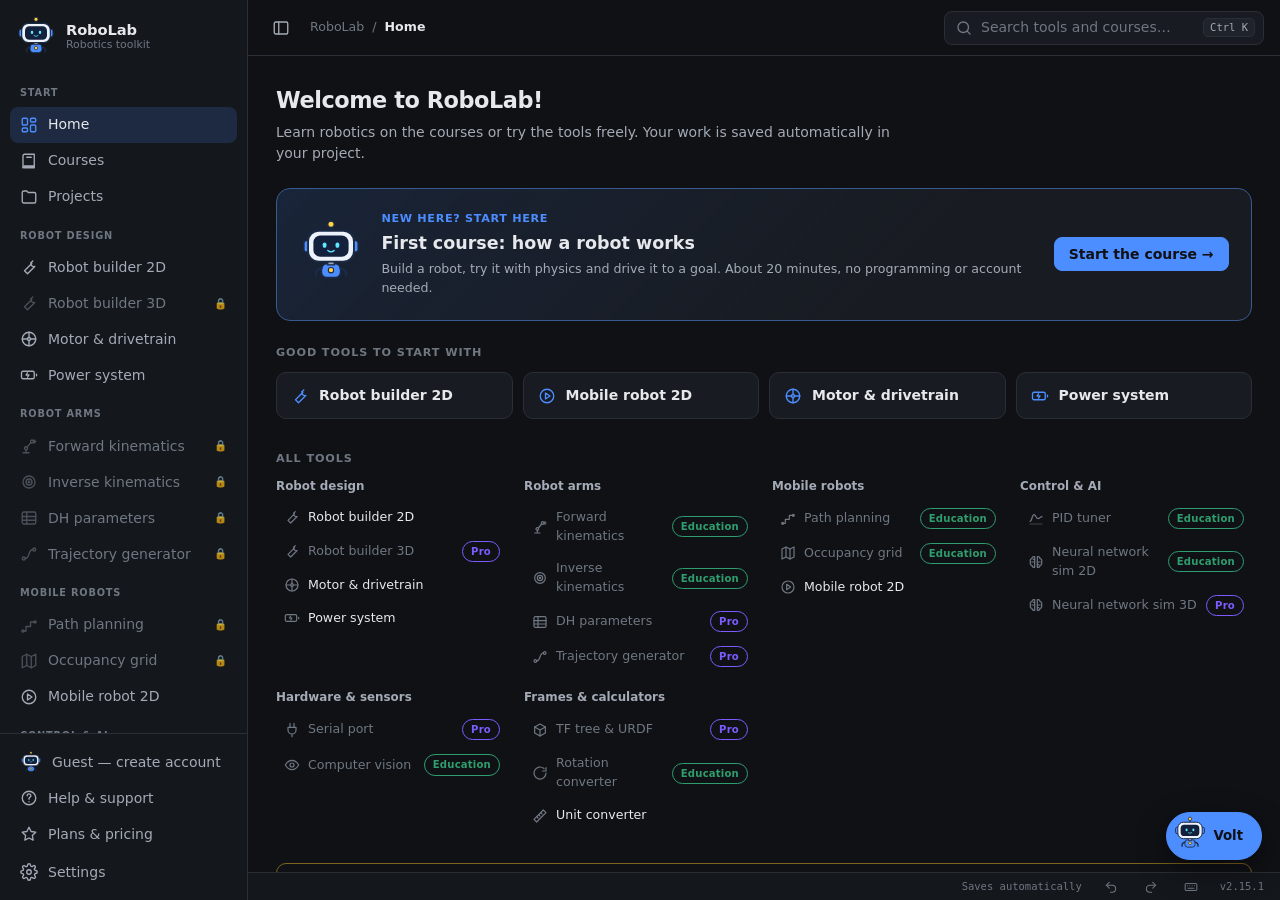
<file: index.html>
<!doctype html>
<html lang="fi" data-theme="graphite">
<head>
<meta charset="utf-8">
<meta name="viewport" content="width=device-width, initial-scale=1">
<title>RoboLab</title>
<meta name="description" content="Robotiikan laskimet, simulaatiot, robottirakentajat, neuroverkkokoulutus ja kurssit.">
<meta name="theme-color" content="#0f1115">
<link rel="manifest" href="manifest.webmanifest">
<link rel="icon" type="image/png" href="icons/favicon-32.png">
<link rel="apple-touch-icon" href="icons/apple-touch-icon.png">
<link rel="stylesheet" href="styles.css">
<script>
// Salasanan vaihtolinkki palaa osoitteella #access_token=…&type=recovery (tai #error=…). Otetaan talteen cloud.js:lle
// ennen kuin sovelluksen reititin tulkitsee #-osan sivun nimeksi.
if (/(^#|&)(access_token=|error_code=)/.test(location.hash)) {
  window.__robolabAuthHash = location.hash.slice(1);
  history.replaceState(null, "", location.pathname + location.search + "#/dashboard");
}
// Automaattitestit (tests-app.html) avaavat sovelluksen osoitteella ?memstore: tallennus menee muistiin
// (testisivun omaan Map-olioon), joten testit eivät koske selaimen oikeisiin projekteihin. Muuten ei vaikutusta.
if (/[?&]memstore\b/.test(location.search) && window.parent !== window && window.parent.__robolabStores) {
  const fake = (m) => {
    const api = {
      getItem: (k) => (m.has(String(k)) ? m.get(String(k)) : null),
      setItem: (k, v) => {
        const q = window.parent.__robolabQuota;
        if (q && String(v).length > q) throw new DOMException("quota", "QuotaExceededError");
        m.set(String(k), String(v));
      },
      removeItem: (k) => { m.delete(String(k)); },
      clear: () => m.clear(),
      key: (i) => [...m.keys()][i] ?? null,
      get length() { return m.size; },
    };
    return new Proxy(api, {
      ownKeys: () => [...m.keys()],
      getOwnPropertyDescriptor: (t, k) => (m.has(k) ? { value: m.get(k), enumerable: true, configurable: true } : undefined),
      get: (t, k) => (k in t ? t[k] : m.get(k)),
    });
  };
  const errs = window.parent.__robolabErrors;
  window.addEventListener("error", (e) => errs.push(String(e.message || e.error)));
  window.addEventListener("unhandledrejection", (e) => errs.push("promise: " + String(e.reason?.message || e.reason)));
  // Pilvitilin testiversio (ei oikeaa Supabasea) ja automaattisen synkronoinnin esto testeissä
  if (window.parent.__robolabSupabaseMock) window.__robolabSupabaseMock = window.parent.__robolabSupabaseMock;
  window.__robolabCloudNoAuto = true;
  if (window.parent.__robolabPlanOverride) window.__robolabPlanOverride = window.parent.__robolabPlanOverride;
  if (window.parent.__robolabCloudOverride) window.__robolabCloudOverride = window.parent.__robolabCloudOverride;
  const s = window.parent.__robolabStores;
  Object.defineProperty(window, "localStorage", { value: fake(s.local), configurable: true });
  Object.defineProperty(window, "sessionStorage", { value: fake(s.session), configurable: true });
}
</script>
<!-- 3D-kirjastot ladataan vasta tarvittaessa. Kaikki 3D-näkymät käyttävät samaa Three.js-versiota. -->
<script type="importmap">
{
  "imports": {
    "three": "https://cdn.jsdelivr.net/npm/three@0.184.0/build/three.module.js",
    "three/addons/": "https://cdn.jsdelivr.net/npm/three@0.184.0/examples/jsm/",
    "@dimforge/rapier3d-compat": "https://cdn.jsdelivr.net/npm/@dimforge/rapier3d-compat@0.19.3/rapier.mjs"
  }
}
</script>
</head>
<body>
<div class="app" id="app">

  <!-- Sivupalkki -->
  <aside class="sidebar" id="sidebar">
    <div class="brand">
      <div class="brand-mark">
        <svg viewBox="0 0 24 24"><rect x="5" y="7" width="14" height="11" rx="2"/><circle cx="9.5" cy="12.5" r="1.4"/><circle cx="14.5" cy="12.5" r="1.4"/><path d="M12 7V4M10 4h4M3 11v4M21 11v4"/></svg>
      </div>
      <div class="brand-text">
        <strong>RoboLab</strong>
        <span>Robotiikan työkalut</span>
      </div>
    </div>
    <nav class="nav" id="nav"></nav>
    <div class="sidebar-footer">
      <div id="nav-extra"></div>
      <a href="#/settings" class="nav-item" data-route="settings">
        <svg class="ico" viewBox="0 0 24 24"><circle cx="12" cy="12" r="3"/><path d="M19.4 15a1.7 1.7 0 0 0 .3 1.8l.1.1a2 2 0 1 1-2.8 2.8l-.1-.1a1.7 1.7 0 0 0-1.8-.3 1.7 1.7 0 0 0-1 1.5V21a2 2 0 1 1-4 0v-.1a1.7 1.7 0 0 0-1.1-1.5 1.7 1.7 0 0 0-1.8.3l-.1.1a2 2 0 1 1-2.8-2.8l.1-.1a1.7 1.7 0 0 0 .3-1.8 1.7 1.7 0 0 0-1.5-1H3a2 2 0 1 1 0-4h.1a1.7 1.7 0 0 0 1.5-1.1 1.7 1.7 0 0 0-.3-1.8l-.1-.1a2 2 0 1 1 2.8-2.8l.1.1a1.7 1.7 0 0 0 1.8.3H9a1.7 1.7 0 0 0 1-1.5V3a2 2 0 1 1 4 0v.1a1.7 1.7 0 0 0 1 1.5 1.7 1.7 0 0 0 1.8-.3l.1-.1a2 2 0 1 1 2.8 2.8l-.1.1a1.7 1.7 0 0 0-.3 1.8V9a1.7 1.7 0 0 0 1.5 1H21a2 2 0 1 1 0 4h-.1a1.7 1.7 0 0 0-1.5 1z"/></svg>
        <span class="label">Asetukset</span>
      </a>
    </div>
  </aside>
  <div class="scrim" id="scrim"></div>

  <!-- Pääalue -->
  <div class="main">
    <header class="topbar">
      <button class="icon-btn" id="sidebar-toggle" title="Sivupalkki (Ctrl+B)" aria-label="Näytä tai piilota sivupalkki">
        <svg class="ico" viewBox="0 0 24 24"><rect x="3" y="4" width="18" height="16" rx="2"/><path d="M9 4v16"/></svg>
      </button>
      <div class="crumbs" id="crumbs"></div>
      <button class="search" id="palette-open">
        <svg class="ico" viewBox="0 0 24 24"><circle cx="11" cy="11" r="7"/><path d="m20 20-3.5-3.5"/></svg>
        <span>Hae työkaluja…</span>
        <kbd>Ctrl K</kbd>
      </button>
      <button class="btn upgrade-btn" id="upgrade-btn" hidden></button>
      <button class="btn install-btn" id="install-app" hidden>
        <svg class="ico" viewBox="0 0 24 24"><path d="M12 3v12M7 10l5 5 5-5M4 21h16"/></svg>
        <span>Asenna sovellus</span>
      </button>
    </header>

    <div class="work">
      <main class="content" id="content"></main>
      <!-- Kurssin oppitunti työkalun vieressä -->
      <aside class="lesson" id="lesson" hidden aria-label="Oppitunti"></aside>
    </div>

    <footer class="statusbar" id="statusbar"></footer>
  </div>
</div>

<!-- Komentopaletti -->
<div class="palette-backdrop" id="palette" hidden>
  <div class="palette" role="dialog" aria-label="Komentopaletti">
    <input id="palette-input" placeholder="Kirjoita työkalun tai komennon nimi…" autocomplete="off">
    <ul id="palette-list"></ul>
  </div>
</div>

<!-- Pikanäppäimet -->
<div class="palette-backdrop" id="shortcuts-dialog" hidden>
  <div class="palette dlg" role="dialog" aria-modal="true" aria-labelledby="sc-title">
    <div class="dlg-head"><h2 id="sc-title"></h2><button class="btn"></button></div>
    <div class="dlg-body"></div>
  </div>
</div>

<!-- Tekoälyavustaja -->
<button class="ai-fab" id="ai-fab" aria-haspopup="dialog"></button>
<aside class="ai-panel" id="ai-panel" hidden role="dialog" aria-labelledby="ai-title"></aside>

<div class="toasts" id="toasts"></div>

<script src="version.js"></script>
<script src="accounts.js"></script>
<script src="i18n.js"></script>
<script src="calc.js"></script>
<script src="kin.js"></script>
<script src="motion.js"></script>
<script src="plan.js"></script>
<script src="robot.js"></script>
<script src="app.js"></script>
<script src="robots.js"></script>
<script src="library.js"></script>
<script src="cloud-config.js"></script>
<script src="cloud.js"></script>
<script src="account-ui.js"></script>
<script src="plot.js"></script>
<script src="view3d.js"></script>
<script src="gridmap.js"></script>
<script src="three-view.js"></script>
<script src="arm-view.js"></script>
<script src="tools/traj.js"></script>
<script src="tools/path.js"></script>
<script src="tools/occmap.js"></script>
<script src="tools/mobile.js"></script>
<script src="tools/scene3d.js"></script>
<script src="tools/units.js"></script>
<script src="tools/rotation.js"></script>
<script src="tools/arm.js"></script>
<script src="tools/projects.js"></script>
<script src="tools/pid.js"></script>
<script src="tools/motor.js"></script>
<script src="tools/power.js"></script>
<script src="tools/serial.js"></script>
<script src="tools/vision.js"></script>
<!-- Robottien tekoäly (RoboSim): neuroverkko, koulutus ja 2D-fysiikka; 3D ja rakentaja ladataan moduuleina tarvittaessa -->
<script src="robosim/core/util.js"></script>
<script src="robosim/core/models.js"></script>
<script src="robosim/core/tasks.js"></script>
<script src="robosim/core/terrain.js"></script>
<script src="robosim/core/robot.js"></script>
<script src="robosim/core/brain.js"></script>
<script src="robosim/core/deploy.js"></script>
<script src="robosim/core/usb.js"></script>
<script src="robosim/core/trainer.js"></script>
<script src="robosim/core/sim.js"></script>
<script src="robosim/core/deco.js"></script>
<script src="robosim/core/render.js"></script>
<script src="tools/nn.js"></script>
<script src="tools/builder.js"></script>
<script src="courses.js"></script>
<script src="plans.js"></script>
<script src="education.js"></script>
<script src="help.js"></script>
<script src="achievements.js"></script>
<script src="assistant.js"></script>
</body>
</html>
</file>
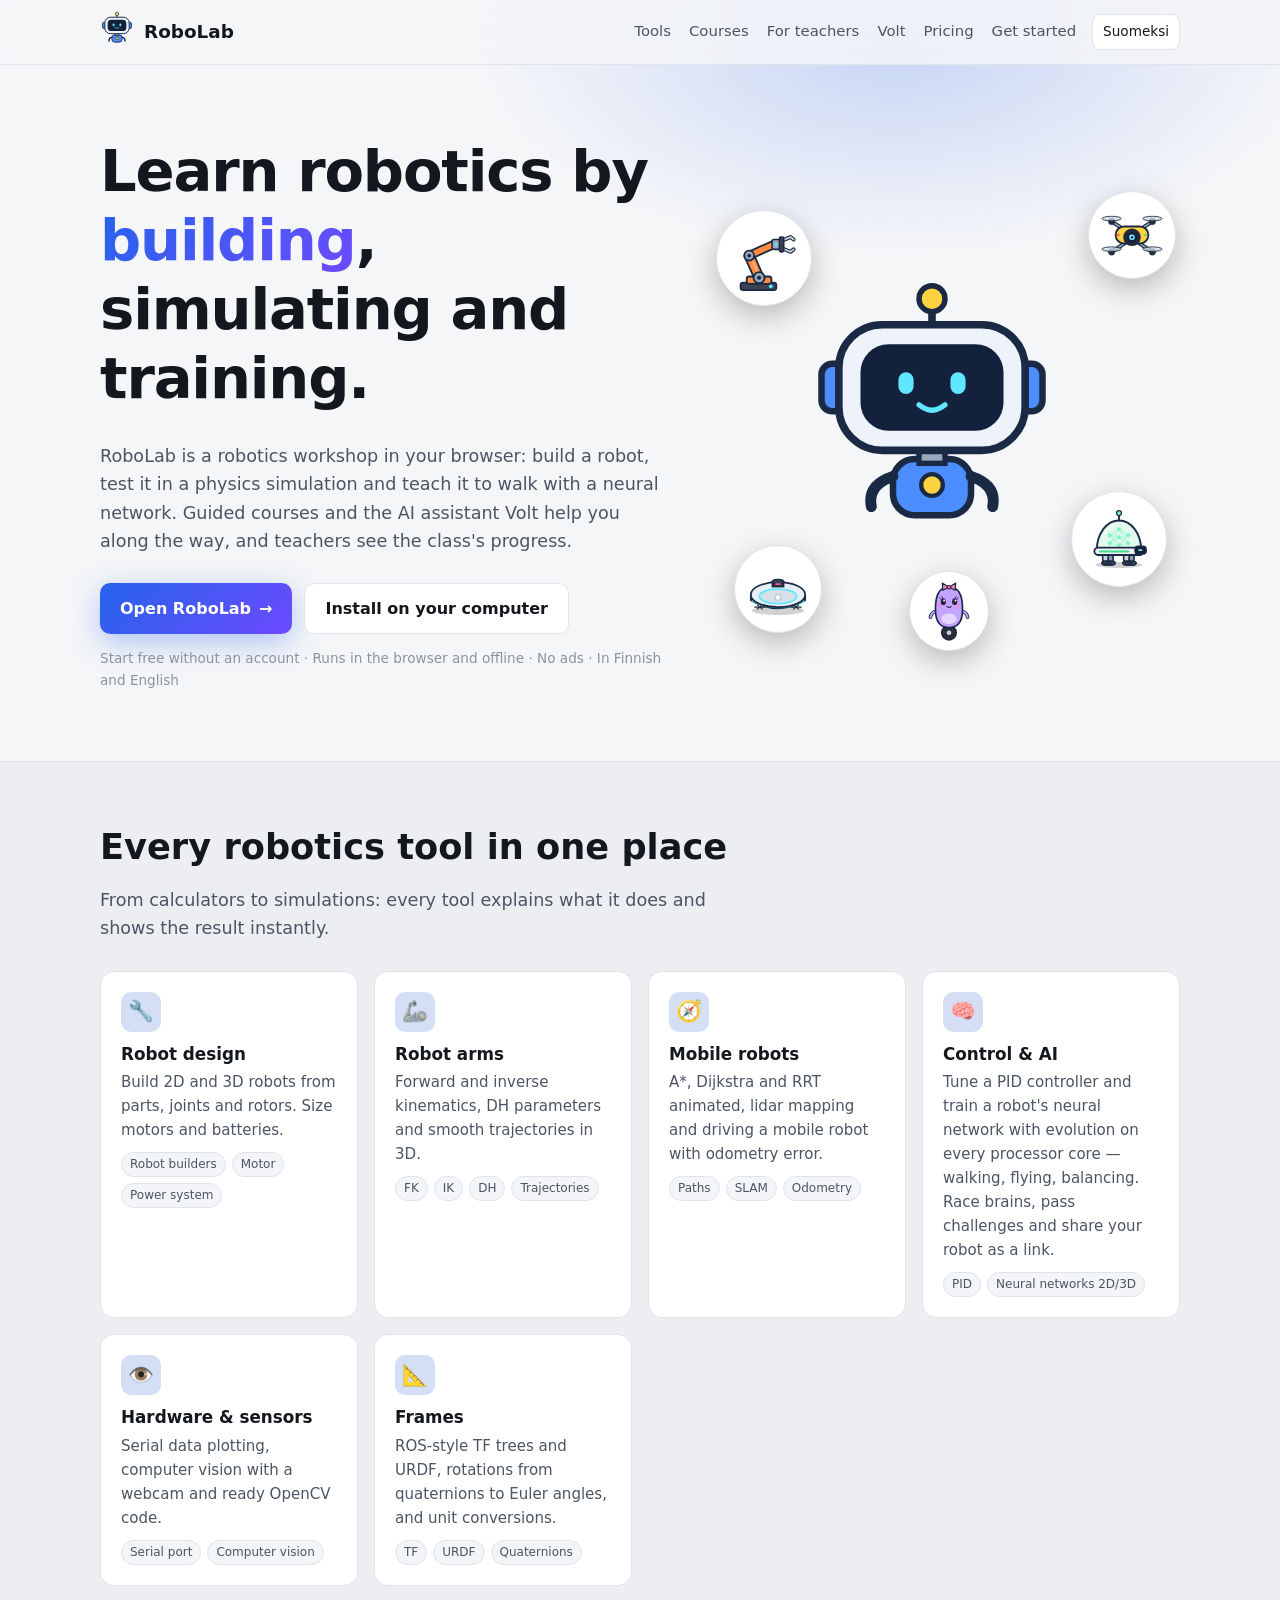
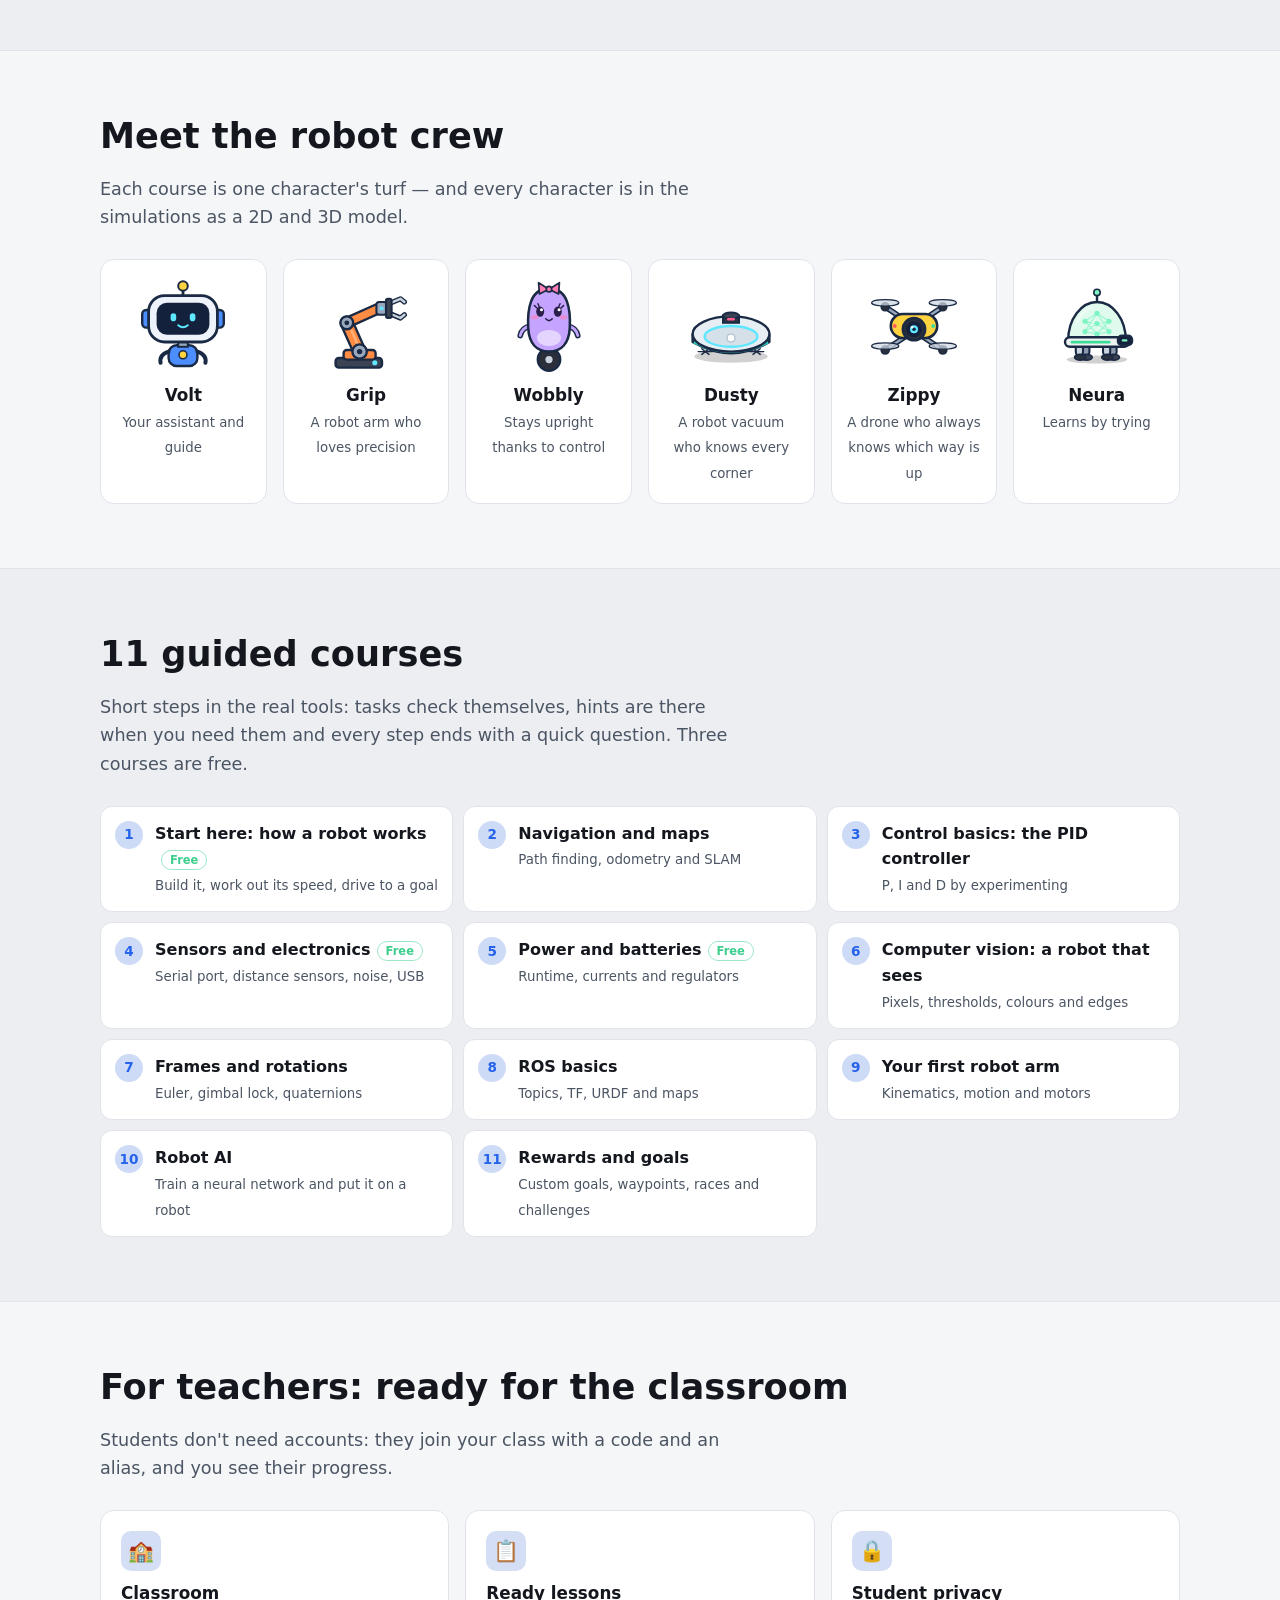
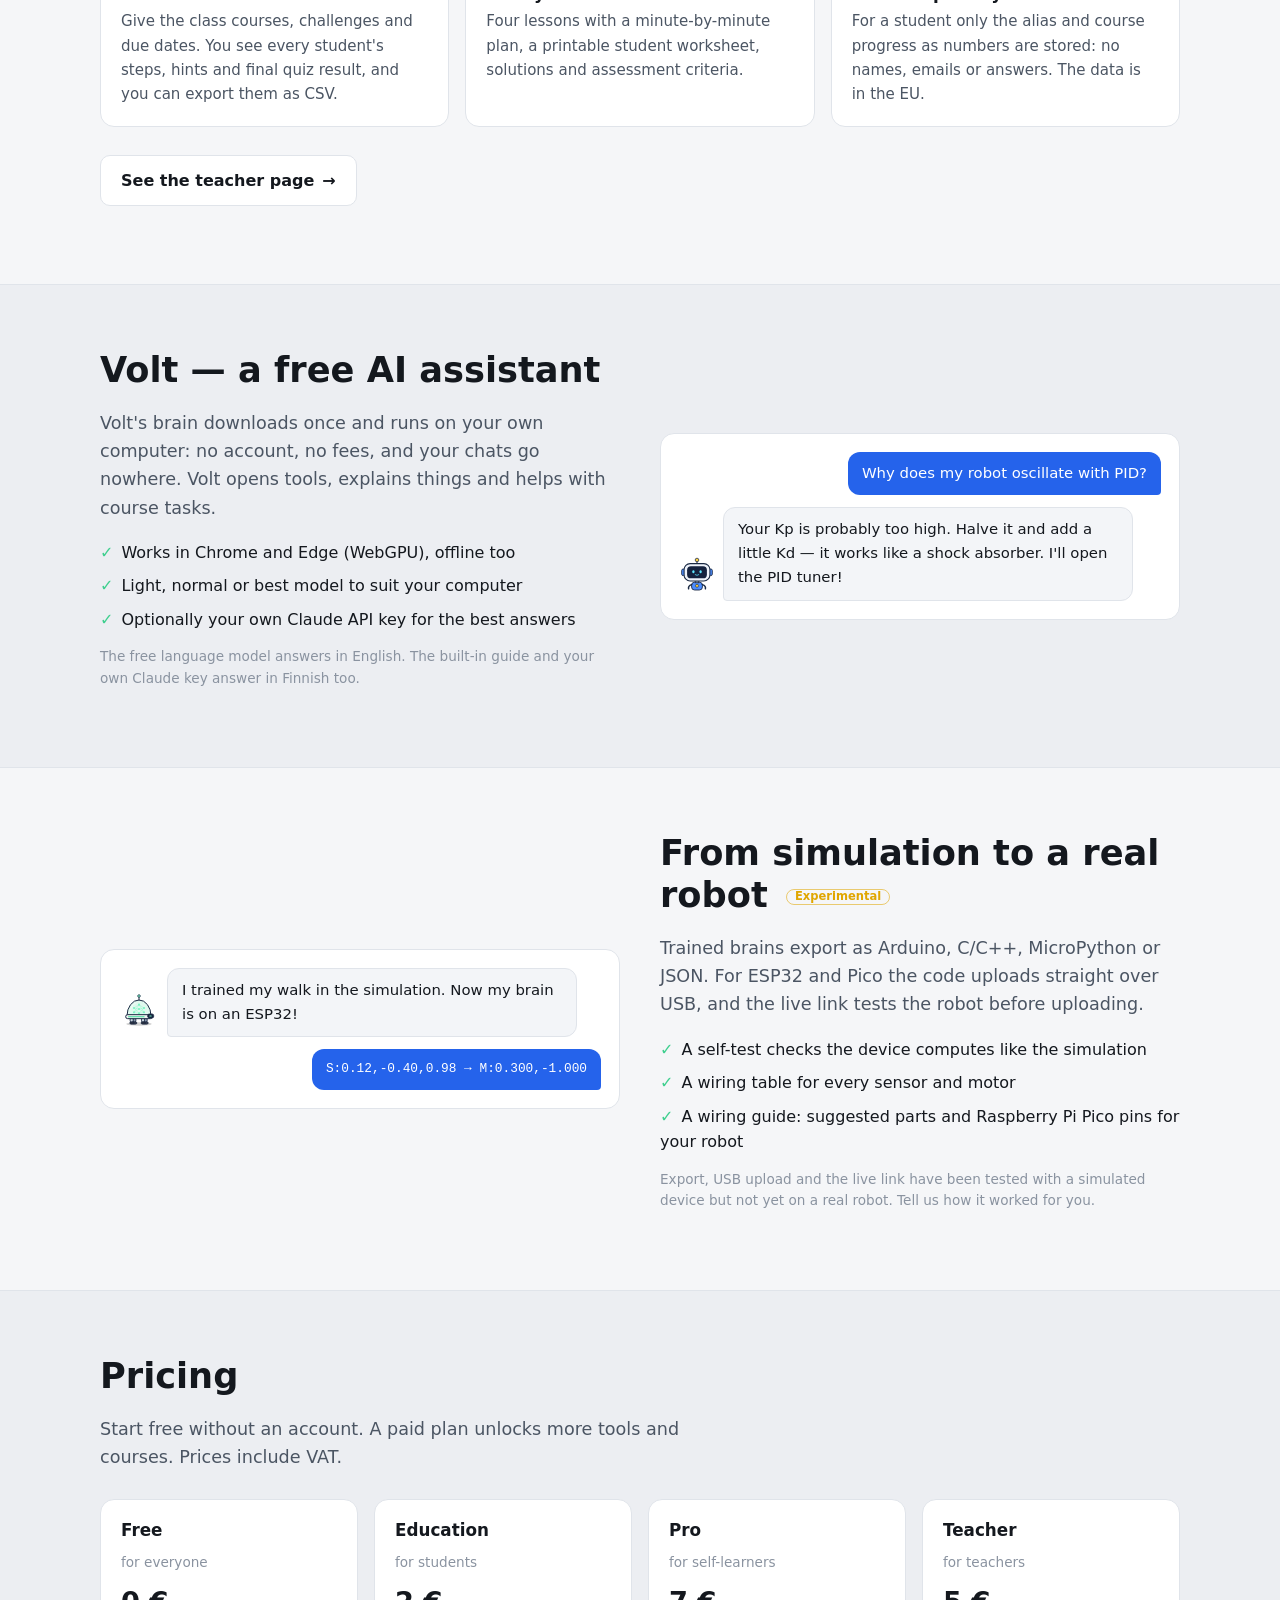
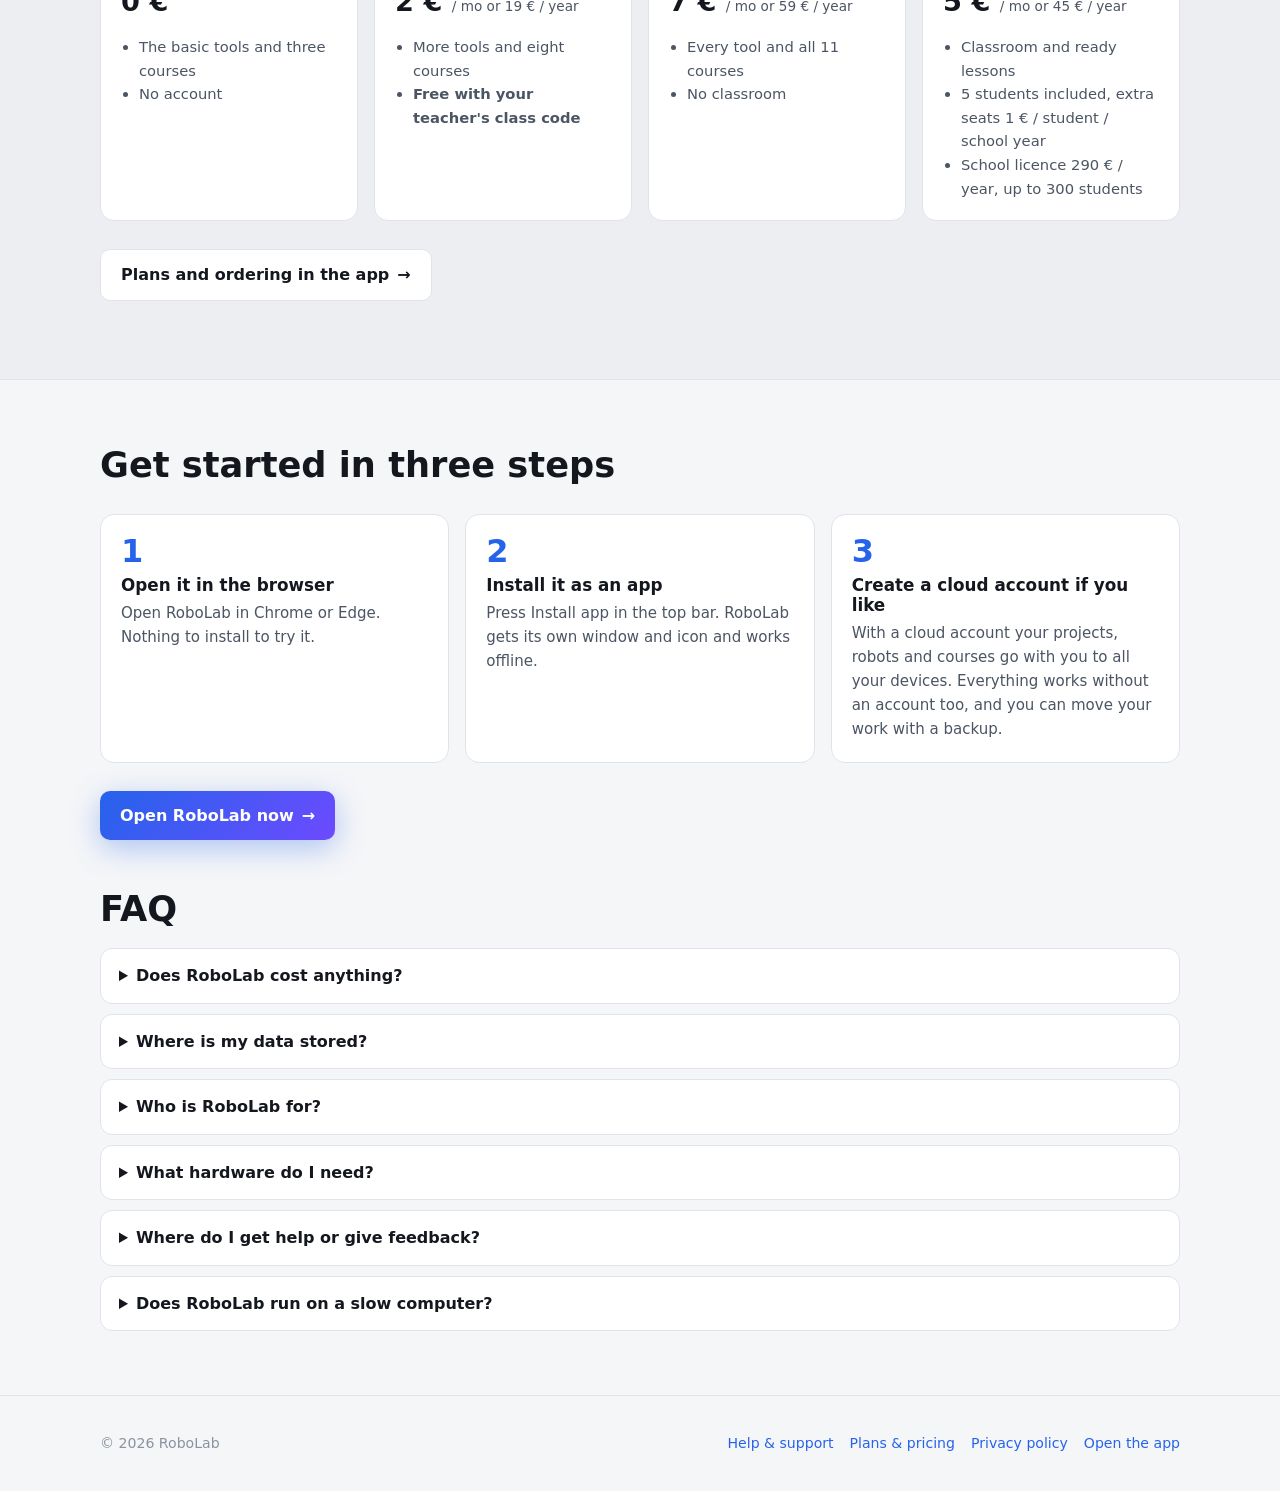
<file: website/index.html>
<!doctype html>
<html lang="fi">
<head>
<meta charset="utf-8">
<meta name="viewport" content="width=device-width, initial-scale=1">
<title>RoboLab — robotiikkaa rakentamalla</title>
<meta name="description" content="RoboLab on robotiikan oppimisympäristö selaimessa: robottirakentajat, simulaatiot, neuroverkkokoulutus, konenäkö, 11 kurssia ja opettajan luokkahuone. Aloita ilmaiseksi ilman tiliä.">
<link rel="canonical" href="https://0ippi.github.io/RoboLab/website/">
<!-- Esikatselu, kun linkki jaetaan (Teams, WhatsApp, some) -->
<meta property="og:type" content="website">
<meta property="og:site_name" content="RoboLab">
<meta property="og:title" content="RoboLab — opi robotiikkaa rakentamalla">
<meta property="og:description" content="Rakenna robotti, testaa se simulaatiossa ja kouluta sille neuroverkko. 11 ohjattua kurssia ja opettajan luokkahuone. Aloita ilmaiseksi selaimessa.">
<meta property="og:url" content="https://0ippi.github.io/RoboLab/website/">
<meta property="og:image" content="https://0ippi.github.io/RoboLab/icons/icon-512.png">
<meta property="og:image:width" content="512">
<meta property="og:image:height" content="512">
<meta name="twitter:card" content="summary">
<link rel="icon" type="image/png" href="../icons/favicon-32.png">
<link rel="stylesheet" href="assets/robots.css">
<style>
  :root {
    --bg: #0c0f14; --bg-2: #11151c; --surface: #161b23; --surface-2: #1d232d; --border: #273040;
    --text: #e8ebf0; --text-2: #a7b0be; --text-3: #6f7a8a; --accent: #4c8dff; --accent-2: #7c5cff; --ok: #3ecf8e;
    --radius: 14px; --max: 1120px;
  }
  @media (prefers-color-scheme: light) {
    :root { --bg: #f5f6f8; --bg-2: #eceef2; --surface: #ffffff; --surface-2: #f3f5f8; --border: #e0e4ea;
      --text: #14181e; --text-2: #4b5563; --text-3: #8a93a0; --accent: #2563eb; --accent-2: #6d4aff; }
  }
  * { box-sizing: border-box; }
  html { scroll-behavior: smooth; }
  body { margin: 0; background: var(--bg); color: var(--text); font: 16px/1.6 system-ui, -apple-system, "Segoe UI", Roboto, sans-serif; overflow-x: hidden; }
  html[lang="en"] [data-fi], html[lang="fi"] [data-en] { display: none !important; }
  a { color: var(--accent); text-decoration: none; }
  .wrap { max-width: var(--max); margin: 0 auto; padding: 0 20px; }
  h1, h2, h3 { line-height: 1.2; margin: 0 0 .5em; }
  h2 { font-size: clamp(1.6rem, 3vw, 2.2rem); }
  .lead { color: var(--text-2); font-size: 1.1rem; max-width: 640px; }

  /* Yläpalkki */
  .top { position: sticky; top: 0; z-index: 10; backdrop-filter: blur(12px); background: color-mix(in srgb, var(--bg) 82%, transparent); border-bottom: 1px solid var(--border); }
  .top .wrap { display: flex; align-items: center; gap: 16px; height: 64px; }
  .logo { display: flex; align-items: center; gap: 10px; font-weight: 700; font-size: 1.15rem; color: var(--text); }
  .top nav { display: flex; gap: 18px; margin-left: auto; }
  .top nav a { color: var(--text-2); font-size: .93rem; }
  .top nav a:hover { color: var(--text); }
  .lang { border: 1px solid var(--border); background: var(--surface); color: var(--text); border-radius: 8px; padding: 6px 10px; font: inherit; font-size: .85rem; cursor: pointer; }
  @media (max-width: 760px) { .top nav { display: none; } .lang { margin-left: auto; } }

  .btn { display: inline-flex; align-items: center; gap: 8px; padding: 12px 20px; border-radius: 10px; font-weight: 600; border: 1px solid var(--border); background: var(--surface); color: var(--text); }
  .btn.primary { background: linear-gradient(135deg, var(--accent), var(--accent-2)); border: none; color: #fff; box-shadow: 0 8px 30px color-mix(in srgb, var(--accent) 35%, transparent); }
  .btn:hover { transform: translateY(-1px); }

  /* Hero */
  .hero { padding: 72px 0 56px; position: relative; }
  .hero::before { content: ""; position: absolute; inset: -200px 0 auto; height: 600px; background: radial-gradient(600px 300px at 70% 30%, color-mix(in srgb, var(--accent) 22%, transparent), transparent 70%); pointer-events: none; }
  .hero .wrap { display: grid; grid-template-columns: 1.1fr .9fr; gap: 40px; align-items: center; position: relative; }
  .hero h1 { font-size: clamp(2.2rem, 5vw, 3.6rem); letter-spacing: -.02em; }
  .hero h1 em { font-style: normal; background: linear-gradient(135deg, var(--accent), var(--accent-2)); -webkit-background-clip: text; background-clip: text; color: transparent; }
  .cta { display: flex; gap: 12px; flex-wrap: wrap; margin: 28px 0 14px; }
  .small { color: var(--text-3); font-size: .85rem; }
  .stage { position: relative; aspect-ratio: 1; max-width: 460px; justify-self: center; width: 100%; }
  .stage .main { position: absolute; inset: 12% 18% 18% 12%; display: grid; place-items: center; }
  .stage .orbit { position: absolute; display: grid; place-items: center; background: var(--surface); border: 1px solid var(--border); border-radius: 50%; box-shadow: 0 10px 30px rgb(0 0 0 / .25); }
  @media (max-width: 860px) { .hero .wrap { grid-template-columns: 1fr; } .stage { max-width: 340px; } }

  section { padding: 64px 0; }
  section.alt { background: var(--bg-2); border-top: 1px solid var(--border); border-bottom: 1px solid var(--border); }
  .grid { display: grid; gap: 16px; grid-template-columns: repeat(auto-fit, minmax(240px, 1fr)); margin-top: 28px; }
  .card { background: var(--surface); border: 1px solid var(--border); border-radius: var(--radius); padding: 20px; }
  .card h3 { font-size: 1.05rem; margin-bottom: 6px; }
  .card p { margin: 0; color: var(--text-2); font-size: .94rem; }
  .card .ico { width: 40px; height: 40px; border-radius: 10px; display: grid; place-items: center; margin-bottom: 12px; font-size: 1.3rem; background: color-mix(in srgb, var(--accent) 15%, var(--surface-2)); }
  .tags { display: flex; flex-wrap: wrap; gap: 6px; margin-top: 10px; }
  .tags span { font-size: .75rem; padding: 2px 8px; border-radius: 99px; background: var(--surface-2); border: 1px solid var(--border); color: var(--text-2); }

  .cast { display: grid; gap: 16px; grid-template-columns: repeat(auto-fit, minmax(160px, 1fr)); margin-top: 28px; }
  .cast .card { text-align: center; padding: 18px 14px; }
  .cast .card b { display: block; font-size: 1.05rem; }
  .cast .card small { color: var(--text-2); }

  .courses { display: grid; gap: 10px; grid-template-columns: repeat(auto-fit, minmax(300px, 1fr)); margin-top: 28px; counter-reset: c; }
  .course { display: flex; gap: 12px; align-items: flex-start; background: var(--surface); border: 1px solid var(--border); border-radius: 12px; padding: 14px; }
  .course::before { counter-increment: c; content: counter(c); flex: none; width: 28px; height: 28px; border-radius: 50%; display: grid; place-items: center; font-weight: 700; font-size: .85rem; background: color-mix(in srgb, var(--accent) 18%, var(--surface-2)); color: var(--accent); }
  .course b { display: block; }
  .course small { color: var(--text-2); }

  .split { display: grid; grid-template-columns: 1fr 1fr; gap: 40px; align-items: center; }
  @media (max-width: 860px) { .split { grid-template-columns: 1fr; } }
  .chat { background: var(--surface); border: 1px solid var(--border); border-radius: var(--radius); padding: 18px; display: flex; flex-direction: column; gap: 12px; }
  .msg { padding: 10px 14px; border-radius: 12px; max-width: 85%; font-size: .93rem; }
  .msg.user { align-self: flex-end; background: var(--accent); color: #fff; border-bottom-right-radius: 4px; }
  .msg.volt { align-self: flex-start; background: var(--surface-2); border: 1px solid var(--border); border-bottom-left-radius: 4px; }
  .row { display: flex; gap: 8px; align-items: flex-end; }
  ul.checks { list-style: none; padding: 0; margin: 18px 0 0; display: grid; gap: 8px; }
  ul.checks li::before { content: "✓"; color: var(--ok); font-weight: 700; margin-right: 8px; }

  .steps { display: grid; gap: 16px; grid-template-columns: repeat(auto-fit, minmax(240px, 1fr)); margin-top: 28px; }
  .steps .card b { display: block; font-size: 2rem; color: var(--accent); line-height: 1; margin-bottom: 8px; }
  code { background: var(--surface-2); border: 1px solid var(--border); padding: 1px 6px; border-radius: 6px; font-size: .88em; }

  details { background: var(--surface); border: 1px solid var(--border); border-radius: 12px; padding: 14px 18px; margin-top: 10px; }
  details summary { cursor: pointer; font-weight: 600; }
  details p { color: var(--text-2); margin: 10px 0 0; }

  .course .free, .exp { display: inline-block; margin-left: 6px; padding: 0 8px; border-radius: 99px; font-size: .72rem; font-weight: 600; vertical-align: middle; }
  .course .free { color: var(--ok); border: 1px solid color-mix(in srgb, var(--ok) 50%, transparent); }
  .exp { color: #e0a600; border: 1px solid color-mix(in srgb, #e0a600 55%, transparent); }

  /* Hinnat: tiivis kortti jokaiselle tasolle (hinnat samat kuin sovelluksen plans.js, testi tarkistaa) */
  .prices { display: grid; gap: 16px; grid-template-columns: repeat(auto-fit, minmax(220px, 1fr)); margin-top: 28px; }
  .prices .card { display: flex; flex-direction: column; gap: 6px; }
  .prices .who { color: var(--text-3); font-size: .85rem; }
  .prices .p { font-size: 1.7rem; font-weight: 700; }
  .prices .p small { font-size: .85rem; font-weight: 400; color: var(--text-2); }
  .prices ul { margin: 6px 0 0; padding-left: 18px; color: var(--text-2); font-size: .92rem; }

  footer { padding: 36px 0; color: var(--text-3); font-size: .88rem; border-top: 1px solid var(--border); }
  footer .wrap { display: flex; flex-wrap: wrap; gap: 12px; justify-content: space-between; align-items: center; }
  footer nav { display: flex; flex-wrap: wrap; gap: 16px; }
  @media (prefers-reduced-motion: reduce) { .robot, .robot * { animation: none !important; } html { scroll-behavior: auto; } }
</style>
</head>
<body>

<header class="top">
  <div class="wrap">
    <a class="logo" href="#"><span data-bot="volt" data-size="34"></span>RoboLab</a>
    <nav>
      <a href="#tools"><span data-fi>Työkalut</span><span data-en>Tools</span></a>
      <a href="#courses"><span data-fi>Kurssit</span><span data-en>Courses</span></a>
      <a href="#teachers"><span data-fi>Opettajille</span><span data-en>For teachers</span></a>
      <a href="#volt">Volt</a>
      <a href="#pricing"><span data-fi>Hinnat</span><span data-en>Pricing</span></a>
      <a href="#start"><span data-fi>Aloita</span><span data-en>Get started</span></a>
    </nav>
    <button class="lang" id="lang" aria-label="Language / kieli"></button>
  </div>
</header>

<main>
  <section class="hero">
    <div class="wrap">
      <div>
        <h1><span data-fi>Opi robotiikkaa <em>rakentamalla</em>, simuloimalla ja kouluttamalla.</span><span data-en>Learn robotics by <em>building</em>, simulating and training.</span></h1>
        <p class="lead"><span data-fi>RoboLab on robotiikan työpaja selaimessa: rakenna robotti, testaa se fysiikkasimulaatiossa ja opeta sille kävely neuroverkolla. Ohjatut kurssit ja tekoälyavustaja Volt auttavat matkan varrella, ja opettaja näkee luokan etenemisen.</span>
          <span data-en>RoboLab is a robotics workshop in your browser: build a robot, test it in a physics simulation and teach it to walk with a neural network. Guided courses and the AI assistant Volt help you along the way, and teachers see the class's progress.</span></p>
        <div class="cta">
          <a class="btn primary" href="../index.html"><span data-fi>Avaa RoboLab</span><span data-en>Open RoboLab</span> →</a>
          <a class="btn" href="#start"><span data-fi>Asenna koneelle</span><span data-en>Install on your computer</span></a>
        </div>
        <p class="small"><span data-fi>Aloita ilmaiseksi ilman tiliä · Toimii selaimessa ja ilman nettiä · Ei mainoksia · Suomeksi ja englanniksi</span><span data-en>Start free without an account · Runs in the browser and offline · No ads · In Finnish and English</span></p>
      </div>
      <div class="stage" aria-hidden="true">
        <div class="main" data-bot="volt" data-size="260"></div>
        <div class="orbit" style="left:0;top:4%;width:96px;height:96px" data-bot="grip" data-size="74"></div>
        <div class="orbit" style="right:0;top:0;width:88px;height:88px" data-bot="zippy" data-size="68"></div>
        <div class="orbit" style="right:2%;bottom:14%;width:96px;height:96px" data-bot="neura" data-size="74"></div>
        <div class="orbit" style="left:4%;bottom:4%;width:88px;height:88px" data-bot="dusty" data-size="68"></div>
        <div class="orbit" style="left:42%;bottom:0;width:80px;height:80px" data-bot="wobbly" data-size="62"></div>
      </div>
    </div>
  </section>

  <section id="tools" class="alt">
    <div class="wrap">
      <h2><span data-fi>Kaikki robotiikan työkalut yhdessä paikassa</span><span data-en>Every robotics tool in one place</span></h2>
      <p class="lead"><span data-fi>Laskimista simulaatioihin: jokainen työkalu selittää, mitä se tekee, ja näyttää tuloksen heti.</span><span data-en>From calculators to simulations: every tool explains what it does and shows the result instantly.</span></p>
      <div class="grid">
        <div class="card"><div class="ico">🔧</div><h3><span data-fi>Robotin suunnittelu</span><span data-en>Robot design</span></h3>
          <p><span data-fi>Rakenna 2D- ja 3D-robotteja osista, nivelistä ja roottoreista. Mitoita moottorit ja akku.</span><span data-en>Build 2D and 3D robots from parts, joints and rotors. Size motors and batteries.</span></p>
          <div class="tags"><span data-fi>Robottirakentajat</span><span data-en>Robot builders</span><span data-fi>Moottori</span><span data-en>Motor</span><span data-fi>Sähköjärjestelmä</span><span data-en>Power system</span></div></div>
        <div class="card"><div class="ico">🦾</div><h3><span data-fi>Robottikädet</span><span data-en>Robot arms</span></h3>
          <p><span data-fi>Suora ja käänteinen kinematiikka, DH-parametrit ja sileät liikeradat 3D-näkymässä.</span><span data-en>Forward and inverse kinematics, DH parameters and smooth trajectories in 3D.</span></p>
          <div class="tags"><span>FK</span><span>IK</span><span>DH</span><span data-fi>Trajektorit</span><span data-en>Trajectories</span></div></div>
        <div class="card"><div class="ico">🧭</div><h3><span data-fi>Liikkuvat robotit</span><span data-en>Mobile robots</span></h3>
          <p><span data-fi>A*, Dijkstra ja RRT animaationa, lidar-kartoitus ja mobiilirobotin ajo odometrian virheineen.</span><span data-en>A*, Dijkstra and RRT animated, lidar mapping and driving a mobile robot with odometry error.</span></p>
          <div class="tags"><span data-fi>Reitit</span><span data-en>Paths</span><span>SLAM</span><span data-fi>Odometria</span><span data-en>Odometry</span></div></div>
        <div class="card"><div class="ico">🧠</div><h3><span data-fi>Ohjaus ja tekoäly</span><span data-en>Control &amp; AI</span></h3>
          <p><span data-fi>Viritä PID-säädin ja kouluta robotin neuroverkko evoluutiolla kaikilla prosessoriytimillä — kävely, lentäminen, tasapaino. Kisauta aivoja, läpäise haasteita ja jaa robottisi linkkinä.</span><span data-en>Tune a PID controller and train a robot's neural network with evolution on every processor core — walking, flying, balancing. Race brains, pass challenges and share your robot as a link.</span></p>
          <div class="tags"><span>PID</span><span data-fi>Neuroverkot 2D/3D</span><span data-en>Neural networks 2D/3D</span></div></div>
        <div class="card"><div class="ico">👁️</div><h3><span data-fi>Laitteet ja anturit</span><span data-en>Hardware &amp; sensors</span></h3>
          <p><span data-fi>Sarjaportin datan piirto, konenäkö verkkokameralla ja valmis OpenCV-koodi.</span><span data-en>Serial data plotting, computer vision with a webcam and ready OpenCV code.</span></p>
          <div class="tags"><span data-fi>Sarjaportti</span><span data-en>Serial port</span><span data-fi>Konenäkö</span><span data-en>Computer vision</span></div></div>
        <div class="card"><div class="ico">📐</div><h3><span data-fi>Koordinaatistot</span><span data-en>Frames</span></h3>
          <p><span data-fi>TF-puu ja URDF ROS-tyyliin, rotaatiot kvaternioista Euler-kulmiin ja yksikkömuunnokset.</span><span data-en>ROS-style TF trees and URDF, rotations from quaternions to Euler angles, and unit conversions.</span></p>
          <div class="tags"><span>TF</span><span>URDF</span><span data-fi>Kvaterniot</span><span data-en>Quaternions</span></div></div>
      </div>
    </div>
  </section>

  <section id="cast">
    <div class="wrap">
      <h2><span data-fi>Tutustu robottiporukkaan</span><span data-en>Meet the robot crew</span></h2>
      <p class="lead"><span data-fi>Jokainen kurssi on yhden hahmon reviiriä — ja kaikki hahmot löytyvät simulaatioista 2D- ja 3D-malleina.</span><span data-en>Each course is one character's turf — and every character is in the simulations as a 2D and 3D model.</span></p>
      <div class="cast">
        <div class="card"><div data-bot="volt" data-size="96"></div><b>Volt</b><small data-fi>Avustajasi ja oppaasi</small><small data-en>Your assistant and guide</small></div>
        <div class="card"><div data-bot="grip" data-size="96"></div><b>Grip</b><small data-fi>Robottikäsi, rakastaa tarkkuutta</small><small data-en>A robot arm who loves precision</small></div>
        <div class="card"><div data-bot="wobbly" data-size="96"></div><b>Wobbly</b><small data-fi>Pysyy pystyssä säätimen ansiosta</small><small data-en>Stays upright thanks to control</small></div>
        <div class="card"><div data-bot="dusty" data-size="96"></div><b>Dusty</b><small data-fi>Robotti-imuri, tuntee jokaisen nurkan</small><small data-en>A robot vacuum who knows every corner</small></div>
        <div class="card"><div data-bot="zippy" data-size="96"></div><b>Zippy</b><small data-fi>Drooni, tietää aina asentonsa</small><small data-en>A drone who always knows which way is up</small></div>
        <div class="card"><div data-bot="neura" data-size="96"></div><b>Neura</b><small data-fi>Oppii kokeilemalla</small><small data-en>Learns by trying</small></div>
      </div>
    </div>
  </section>

  <section id="courses" class="alt">
    <div class="wrap">
      <h2><span data-fi>11 ohjattua kurssia</span><span data-en>11 guided courses</span></h2>
      <p class="lead"><span data-fi>Lyhyet vaiheet oikeissa työkaluissa: tehtävät tarkistuvat automaattisesti, vihjeitä saa tarvittaessa ja jokainen vaihe päättyy pikakysymykseen. Kolme kurssia on ilmaisia.</span><span data-en>Short steps in the real tools: tasks check themselves, hints are there when you need them and every step ends with a quick question. Three courses are free.</span></p>
      <div class="courses">
        <div class="course" data-course="start"><div><b><span data-fi>Aloita tästä: miten robotti toimii</span><span data-en>Start here: how a robot works</span><span class="free" data-fi>Ilmainen</span><span class="free" data-en>Free</span></b><small data-fi>Rakenna, laske nopeus, aja maaliin</small><small data-en>Build it, work out its speed, drive to a goal</small></div></div>
        <div class="course" data-course="nav"><div><b data-fi>Navigointi ja kartat</b><b data-en>Navigation and maps</b><small data-fi>Reittihaku, odometria ja SLAM</small><small data-en>Path finding, odometry and SLAM</small></div></div>
        <div class="course" data-course="pid"><div><b data-fi>Säätötekniikka: PID-säädin</b><b data-en>Control basics: the PID controller</b><small data-fi>P, I ja D kokeilemalla</small><small data-en>P, I and D by experimenting</small></div></div>
        <div class="course" data-course="sensors"><div><b><span data-fi>Anturit ja elektroniikka</span><span data-en>Sensors and electronics</span><span class="free" data-fi>Ilmainen</span><span class="free" data-en>Free</span></b><small data-fi>Sarjaportti, etäisyysanturit, kohina, USB</small><small data-en>Serial port, distance sensors, noise, USB</small></div></div>
        <div class="course" data-course="power"><div><b><span data-fi>Virta ja akut</span><span data-en>Power and batteries</span><span class="free" data-fi>Ilmainen</span><span class="free" data-en>Free</span></b><small data-fi>Käyttöaika, virrat ja jännitesäätimet</small><small data-en>Runtime, currents and regulators</small></div></div>
        <div class="course" data-course="vision"><div><b data-fi>Konenäkö: robotti näkee</b><b data-en>Computer vision: a robot that sees</b><small data-fi>Pikselit, kynnystys, värit ja reunat</small><small data-en>Pixels, thresholds, colours and edges</small></div></div>
        <div class="course" data-course="frames"><div><b data-fi>Koordinaatistot ja rotaatiot</b><b data-en>Frames and rotations</b><small data-fi>Euler, kardaanilukko, kvaterniot</small><small data-en>Euler, gimbal lock, quaternions</small></div></div>
        <div class="course" data-course="ros"><div><b data-fi>ROS-perusteet</b><b data-en>ROS basics</b><small data-fi>Topicit, TF, URDF ja kartat</small><small data-en>Topics, TF, URDF and maps</small></div></div>
        <div class="course" data-course="arm"><div><b data-fi>Ensimmäinen robottikäsi</b><b data-en>Your first robot arm</b><small data-fi>Kinematiikka, liike ja moottorit</small><small data-en>Kinematics, motion and motors</small></div></div>
        <div class="course" data-course="ai"><div><b data-fi>Robotin tekoäly</b><b data-en>Robot AI</b><small data-fi>Kouluta neuroverkko ja vie se robotille</small><small data-en>Train a neural network and put it on a robot</small></div></div>
        <div class="course" data-course="reward"><div><b data-fi>Palkkiot ja tavoitteet</b><b data-en>Rewards and goals</b><small data-fi>Oma tavoite, reittipisteet, kisat ja haasteet</small><small data-en>Custom goals, waypoints, races and challenges</small></div></div>
      </div>
    </div>
  </section>

  <section id="teachers">
    <div class="wrap">
      <h2><span data-fi>Opettajille: valmis kokonaisuus luokkaan</span><span data-en>For teachers: ready for the classroom</span></h2>
      <p class="lead"><span data-fi>Oppilaat eivät tarvitse tiliä: he liittyvät luokkaan koodilla ja nimimerkillä, ja sinä näet heidän etenemisensä.</span><span data-en>Students don't need accounts: they join your class with a code and an alias, and you see their progress.</span></p>
      <div class="grid">
        <div class="card"><div class="ico">🏫</div><h3><span data-fi>Luokkahuone</span><span data-en>Classroom</span></h3>
          <p><span data-fi>Anna luokalle kurssit, haasteet ja määräpäivät. Näet jokaisen oppilaan vaiheet, vihjeet ja loppukokeen tuloksen, ja tiedot saa CSV-taulukoksi.</span><span data-en>Give the class courses, challenges and due dates. You see every student's steps, hints and final quiz result, and you can export them as CSV.</span></p></div>
        <div class="card"><div class="ico">📋</div><h3><span data-fi>Valmiit oppitunnit</span><span data-en>Ready lessons</span></h3>
          <p><span data-fi>Neljä oppituntia, joissa on tunnin kulku minuutteineen, tulostettava oppilaan moniste, ratkaisut ja arviointikriteerit.</span><span data-en>Four lessons with a minute-by-minute plan, a printable student worksheet, solutions and assessment criteria.</span></p></div>
        <div class="card"><div class="ico">🔒</div><h3><span data-fi>Oppilaan tietosuoja</span><span data-en>Student privacy</span></h3>
          <p><span data-fi>Oppilaasta tallennetaan vain nimimerkki ja kurssien eteneminen lukuina: ei nimiä, sähköposteja eikä vastauksia. Tiedot ovat EU:ssa.</span><span data-en>For a student only the alias and course progress as numbers are stored: no names, emails or answers. The data is in the EU.</span></p></div>
      </div>
      <div class="cta"><a class="btn" href="../index.html#/teach"><span data-fi>Katso Opettajille-sivu</span><span data-en>See the teacher page</span> →</a></div>
    </div>
  </section>

  <section id="volt" class="alt">
    <div class="wrap split">
      <div>
        <h2><span data-fi>Volt — ilmainen tekoälyavustaja</span><span data-en>Volt — a free AI assistant</span></h2>
        <p class="lead"><span data-fi>Voltin aivot ladataan kerran ja ne toimivat omalla koneellasi: ei tiliä, ei maksuja eikä keskustelut lähde mihinkään. Volt avaa työkaluja, selittää ja auttaa kurssin tehtävissä.</span><span data-en>Volt's brain downloads once and runs on your own computer: no account, no fees, and your chats go nowhere. Volt opens tools, explains things and helps with course tasks.</span></p>
        <ul class="checks">
          <li><span data-fi>Toimii Chromessa ja Edgessä (WebGPU), myös ilman nettiä</span><span data-en>Works in Chrome and Edge (WebGPU), offline too</span></li>
          <li><span data-fi>Kevyt, normaali tai paras malli koneen mukaan</span><span data-en>Light, normal or best model to suit your computer</span></li>
          <li><span data-fi>Halutessasi oma Claude API -avain parhaisiin vastauksiin</span><span data-en>Optionally your own Claude API key for the best answers</span></li>
        </ul>
        <p class="small"><span data-fi>Ilmainen kielimalli vastaa englanniksi, koska pienet mallit kirjoittavat suomea heikosti. Suomeksi vastaavat sisäänrakennettu opas ja oma Claude-avain.</span><span data-en>The free language model answers in English. The built-in guide and your own Claude key answer in Finnish too.</span></p>
      </div>
      <div class="chat" aria-hidden="true">
        <div class="msg user"><span data-fi>Miksi robottini heiluu PID-säädöllä?</span><span data-en>Why does my robot oscillate with PID?</span></div>
        <div class="row"><span data-bot="volt" data-size="36"></span><div class="msg volt"><span data-fi>Kp on luultavasti liian suuri. Puolita se ja lisää vähän Kd:tä — se toimii kuin iskunvaimennin. Avaan PID-virittimen!</span><span data-en>Your Kp is probably too high. Halve it and add a little Kd — it works like a shock absorber. I'll open the PID tuner!</span></div></div>
      </div>
    </div>
  </section>

  <section id="hardware">
    <div class="wrap split">
      <div class="chat" aria-hidden="true">
        <div class="row"><span data-bot="neura" data-size="40"></span><div class="msg volt"><span data-fi>Koulutin kävelyni simulaatiossa. Nyt aivoni ovat ESP32:lla!</span><span data-en>I trained my walk in the simulation. Now my brain is on an ESP32!</span></div></div>
        <div class="msg user" style="font-family:ui-monospace,Consolas,monospace;font-size:.8rem">S:0.12,-0.40,0.98 → M:0.300,-1.000</div>
      </div>
      <div>
        <h2><span data-fi>Simulaatiosta oikeaan robottiin</span><span data-en>From simulation to a real robot</span> <span class="exp" data-fi>Kokeellinen</span><span class="exp" data-en>Experimental</span></h2>
        <p class="lead"><span data-fi>Koulutetut aivot viedään Arduino-, C/C++-, MicroPython- tai JSON-muodossa. ESP32:lle ja Picolle koodi latautuu suoraan USB:llä, ja live-linkillä robotti testataan ennen latausta.</span><span data-en>Trained brains export as Arduino, C/C++, MicroPython or JSON. For ESP32 and Pico the code uploads straight over USB, and the live link tests the robot before uploading.</span></p>
        <ul class="checks">
          <li><span data-fi>Itsetesti varmistaa, että laite laskee kuten simulaatio</span><span data-en>A self-test checks the device computes like the simulation</span></li>
          <li><span data-fi>Kytkentätaulukko jokaiselle anturille ja moottorille</span><span data-en>A wiring table for every sensor and motor</span></li>
          <li><span data-fi>Kytkentäohje: ehdotetut osat ja Raspberry Pi Picon nastat juuri sinun robotillesi</span><span data-en>A wiring guide: suggested parts and Raspberry Pi Pico pins for your robot</span></li>
        </ul>
        <p class="small"><span data-fi>Vienti, USB-lataus ja live-linkki on testattu simuloidulla laitteella mutta ei vielä oikealla robotilla. Kerro meille, miten se toimi sinulla.</span><span data-en>Export, USB upload and the live link have been tested with a simulated device but not yet on a real robot. Tell us how it worked for you.</span></p>
      </div>
    </div>
  </section>

  <section id="pricing" class="alt">
    <div class="wrap">
      <h2><span data-fi>Hinnat</span><span data-en>Pricing</span></h2>
      <p class="lead"><span data-fi>Aloita ilmaiseksi ilman tiliä. Maksullinen taso avaa lisää työkaluja ja kursseja. Hinnat sisältävät arvonlisäveron.</span><span data-en>Start free without an account. A paid plan unlocks more tools and courses. Prices include VAT.</span></p>
      <div class="prices">
        <div class="card"><h3>Free</h3><span class="who" data-fi>kaikille</span><span class="who" data-en>for everyone</span>
          <div class="p">0 €</div>
          <ul><li><span data-fi>Perustyökalut ja kolme kurssia</span><span data-en>The basic tools and three courses</span></li><li><span data-fi>Ei tiliä</span><span data-en>No account</span></li></ul></div>
        <div class="card"><h3>Education</h3><span class="who" data-fi>oppilaalle</span><span class="who" data-en>for students</span>
          <div class="p"><span data-price="education.month">2</span> € <small data-fi>/ kk tai <span data-price="education.year">19</span> € / vuosi</small><small data-en>/ mo or <span data-price="education.year">19</span> € / year</small></div>
          <ul><li><span data-fi>Lisää työkaluja ja kahdeksan kurssia</span><span data-en>More tools and eight courses</span></li><li><b data-fi>Maksuton opettajan luokkakoodilla</b><b data-en>Free with your teacher's class code</b></li></ul></div>
        <div class="card"><h3>Pro</h3><span class="who" data-fi>itseopiskelijalle</span><span class="who" data-en>for self-learners</span>
          <div class="p"><span data-price="pro.month">7</span> € <small data-fi>/ kk tai <span data-price="pro.year">59</span> € / vuosi</small><small data-en>/ mo or <span data-price="pro.year">59</span> € / year</small></div>
          <ul><li><span data-fi>Kaikki työkalut ja kaikki 11 kurssia</span><span data-en>Every tool and all 11 courses</span></li><li><span data-fi>Ei luokkahuonetta</span><span data-en>No classroom</span></li></ul></div>
        <div class="card"><h3>Teacher</h3><span class="who" data-fi>opettajalle</span><span class="who" data-en>for teachers</span>
          <div class="p"><span data-price="teacher.month">5</span> € <small data-fi>/ kk tai <span data-price="teacher.year">45</span> € / vuosi</small><small data-en>/ mo or <span data-price="teacher.year">45</span> € / year</small></div>
          <ul><li><span data-fi>Luokkahuone ja valmiit oppitunnit</span><span data-en>Classroom and ready lessons</span></li>
            <li><span data-fi><span data-price="teacher.included">5</span> oppilasta sisältyy, lisäpaikat <span data-price="teacher.seat">1</span> € / oppilas / lukuvuosi</span><span data-en><span data-price="teacher.included">5</span> students included, extra seats <span data-price="teacher.seat">1</span> € / student / school year</span></li>
            <li><span data-fi>Koululisenssi <span data-price="school.year">290</span> € / vuosi, enintään <span data-price="school.seats">300</span> oppilasta</span><span data-en>School licence <span data-price="school.year">290</span> € / year, up to <span data-price="school.seats">300</span> students</span></li></ul></div>
      </div>
      <div class="cta"><a class="btn" href="../index.html#/plans"><span data-fi>Tasot ja tilaaminen sovelluksessa</span><span data-en>Plans and ordering in the app</span> →</a></div>
    </div>
  </section>

  <section id="start">
    <div class="wrap">
      <h2><span data-fi>Aloita kolmessa askeleessa</span><span data-en>Get started in three steps</span></h2>
      <div class="steps">
        <div class="card"><b>1</b><h3><span data-fi>Avaa selaimessa</span><span data-en>Open it in the browser</span></h3>
          <p><span data-fi>Avaa RoboLab Chromessa tai Edgessä. Mitään ei tarvitse asentaa kokeillaksesi.</span><span data-en>Open RoboLab in Chrome or Edge. Nothing to install to try it.</span></p></div>
        <div class="card"><b>2</b><h3><span data-fi>Asenna sovellukseksi</span><span data-en>Install it as an app</span></h3>
          <p><span data-fi>Paina yläpalkin Asenna sovellus -nappia. RoboLab saa oman ikkunan, kuvakkeen ja toimii ilman nettiä.</span><span data-en>Press Install app in the top bar. RoboLab gets its own window and icon and works offline.</span></p></div>
        <div class="card"><b>3</b><h3><span data-fi>Luo halutessasi pilvitili</span><span data-en>Create a cloud account if you like</span></h3>
          <p><span data-fi>Pilvitilillä projektit, robotit ja kurssit kulkevat mukanasi kaikille laitteillesi. Ilman tiliäkin kaikki toimii, ja työt voi siirtää varmuuskopiolla.</span><span data-en>With a cloud account your projects, robots and courses go with you to all your devices. Everything works without an account too, and you can move your work with a backup.</span></p></div>
      </div>
      <div class="cta"><a class="btn primary" href="../index.html"><span data-fi>Avaa RoboLab nyt</span><span data-en>Open RoboLab now</span> →</a></div>

      <h2 style="margin-top:48px"><span data-fi>Usein kysyttyä</span><span data-en>FAQ</span></h2>
      <details><summary><span data-fi>Maksaako RoboLab jotain?</span><span data-en>Does RoboLab cost anything?</span></summary>
        <p><span data-fi>Free-taso on ilmainen eikä vaadi tiliä: perustyökalut ja kolme kurssia. Lisää työkaluja ja kursseja saa Education-, Pro- ja Teacher-tasoilla (katso Hinnat). Oppilas saa Education-tason maksutta opettajan luokkakoodilla. Ilmainen Volt on aina maksuton; vain oma Claude API -avain (vapaaehtoinen) laskuttaa käytön mukaan.</span><span data-en>The Free plan costs nothing and needs no account: the basic tools and three courses. Education, Pro and Teacher unlock more tools and courses (see Pricing). A student gets Education for free with a teacher's class code. The free Volt is always free; only your own Claude API key (optional) is billed per use.</span></p></details>
      <details><summary><span data-fi>Minne tietoni tallentuvat?</span><span data-en>Where is my data stored?</span></summary>
        <p><span data-fi>Ilman tiliä kaikki tallentuu vain omaan selaimeesi. Jos luot vapaaehtoisen pilvitilin, työsi tallentuu myös RoboLabin pilveen EU:ssa. Luokkaan liittyneen oppilaan opettaja näkee nimimerkin ja kurssien etenemisen. Emme käytä analytiikkaa emmekä mainoksia.</span><span data-en>Without an account everything is stored only in your own browser. If you create an optional cloud account, your work is also stored in RoboLab's cloud in the EU. The teacher of a student in a class sees the alias and course progress. We use no analytics and no ads.</span>
          <a href="../tietosuoja.html"><span data-fi>Tietosuojaseloste</span><span data-en>Privacy policy</span></a></p></details>
      <details><summary><span data-fi>Kenelle RoboLab sopii?</span><span data-en>Who is RoboLab for?</span></summary>
        <p><span data-fi>Noin 10-vuotiaasta alkaen aloittelijoille, nuorille ja aikuisille, harrastajille ja kouluille. Ohjelmointitaitoa ei tarvita.</span><span data-en>From about age 10: beginners, young people and adults, hobbyists and schools. No programming skills needed.</span></p></details>
      <details><summary><span data-fi>Mitä laitteita tarvitsen?</span><span data-en>What hardware do I need?</span></summary>
        <p><span data-fi>Pelkkä tietokone riittää. Oikeaa robottia varten käy esim. Arduino, ESP32 tai Raspberry Pi Pico (kokeellinen); konenäköön verkkokamera.</span><span data-en>A computer is enough. For a real robot, an Arduino, ESP32 or Raspberry Pi Pico works (experimental); for computer vision, a webcam.</span></p></details>
      <details><summary><span data-fi>Mistä saan apua tai miten annan palautetta?</span><span data-en>Where do I get help or give feedback?</span></summary>
        <p><span data-fi>Sovelluksen Ohjeet ja tuki -sivulla on usein kysytyt kysymykset ja lomake, jolla voit lähettää viestin kehittäjälle ilman tiliä.</span><span data-en>The app's Help &amp; support page has frequently asked questions and a form for sending a message to the developer without an account.</span>
          <a href="../index.html#/help"><span data-fi>Ohjeet ja tuki</span><span data-en>Help &amp; support</span></a></p></details>
      <details><summary><span data-fi>Toimiiko RoboLab heikolla koneella?</span><span data-en>Does RoboLab run on a slow computer?</span></summary>
        <p><span data-fi>Kyllä. Asetuksista voi valita kevyen grafiikan ja kevyimmän Volt-mallin. Ilman WebGPU:ta Volt vastaa paikallisella oppaalla.</span><span data-en>Yes. Settings offer light graphics and the lightest Volt model. Without WebGPU, Volt answers from its local guide.</span></p></details>
    </div>
  </section>
</main>

<footer>
  <div class="wrap">
    <span>© <span id="year"></span> RoboLab</span>
    <nav>
      <a href="../index.html#/help"><span data-fi>Ohjeet ja tuki</span><span data-en>Help &amp; support</span></a>
      <a href="../index.html#/plans"><span data-fi>Tasot ja hinnat</span><span data-en>Plans &amp; pricing</span></a>
      <a href="../tietosuoja.html"><span data-fi>Tietosuojaseloste</span><span data-en>Privacy policy</span></a>
      <a href="../index.html"><span data-fi>Avaa sovellus</span><span data-en>Open the app</span></a>
    </nav>
  </div>
</footer>

<script>
  // Kieli: ?lang=en tai selaimen kieli; valinta muistetaan
  const pick = new URLSearchParams(location.search).get("lang") || (() => { try { return localStorage.getItem("site-lang"); } catch { return null; } })() || ((navigator.language || "").toLowerCase().startsWith("fi") ? "fi" : "en");
  const setLang = (l) => {
    document.documentElement.lang = l;
    document.getElementById("lang").textContent = l === "fi" ? "English" : "Suomeksi";
    document.title = l === "fi" ? "RoboLab — robotiikkaa rakentamalla" : "RoboLab — learn robotics by building";
    try { localStorage.setItem("site-lang", l); } catch {}
  };
  setLang(pick === "en" ? "en" : "fi");
  document.getElementById("lang").onclick = () => setLang(document.documentElement.lang === "fi" ? "en" : "fi");
  document.getElementById("year").textContent = new Date().getFullYear();
  // robots.js käyttää sovelluksen tr- ja esc-apufunktioita
  window.tr = (fi, en) => (document.documentElement.lang === "en" ? en : fi);
  window.esc = (s) => String(s).replace(/[&<>"]/g, (c) => ({ "&": "&amp;", "<": "&lt;", ">": "&gt;", '"': "&quot;" }[c]));
</script>
<script src="assets/robots.js"></script>
<script>
  document.querySelectorAll("[data-bot]").forEach((el) => { el.innerHTML = Robots.svg(el.dataset.bot, "idle", { size: +el.dataset.size || 80 }); });
</script>
</body>
</html>
</file>
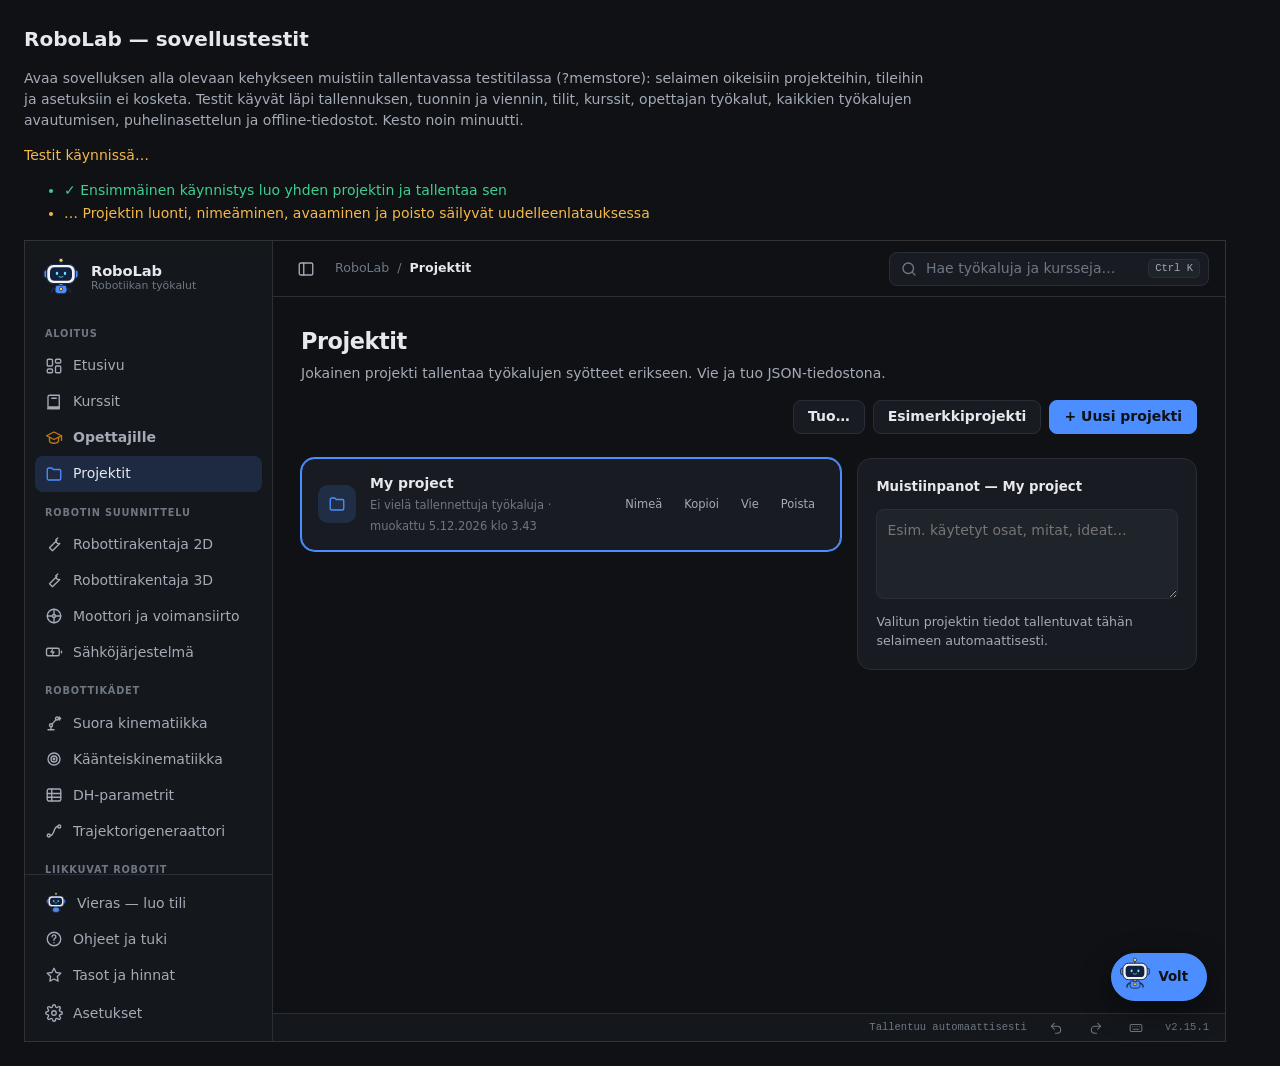
<file: tests-app.html>
<!doctype html>
<html lang="fi">
<head>
<meta charset="utf-8">
<meta name="viewport" content="width=device-width, initial-scale=1">
<title>RoboLab-sovellustestit</title>
<style>
  body { font: 14px/1.5 system-ui, sans-serif; margin: 24px; background: #0f1115; color: #e6e8eb; }
  h1 { font-size: 20px; }
  .pass { color: #3ecf8e; } .fail { color: #f2555a; } .run { color: #f5b84a; }
  li { margin: 2px 0; } code { color: #a4abb6; }
  iframe { width: 1200px; height: 800px; border: 1px solid #333; background: #fff; display: block; margin-top: 16px; }
  .note { color: #a4abb6; max-width: 900px; }
</style>
</head>
<body>
<h1>RoboLab — sovellustestit</h1>
<p class="note">Avaa sovelluksen alla olevaan kehykseen muistiin tallentavassa testitilassa (?memstore): selaimen oikeisiin projekteihin, tileihin ja asetuksiin ei kosketa.
  Testit käyvät läpi tallennuksen, tuonnin ja viennin, tilit, kurssit, opettajan työkalut, kaikkien työkalujen avautumisen, puhelinasettelun ja offline-tiedostot. Kesto noin minuutti.</p>
<p id="summary" class="run">Testit käynnissä…</p>
<ul id="out"></ul>
<iframe id="app" title="Testattava sovellus"></iframe>
<script>
"use strict";
// Testattavan sovelluksen tallennus: index.html lukee nämä ?memstore-tilassa (ks. index.html:n alku)
window.__robolabStores = { local: new Map(), session: new Map() };
window.__robolabErrors = [];
window.__robolabQuota = 0;
// Vanhat testit ajetaan Pro- ja Teacher-tasolla (kaikki auki, myös Opettajille); tasotestit asettavat tämän tyhjäksi
window.__robolabPlanOverride = "pro,teacher";

// Pilvitilin testiversio: Supabase-asiakkaan pienin tarvittava osa muistissa. "Palvelin" on yhteinen,
// istunto tallentuu laitteen (tallennus-Mapin) omaan avaimeen kuten oikeassa kirjastossa.
function makeSupabaseMock() {
  const server = { users: new Map(), rows: new Map(), subs: new Map(), classes: new Map(), devs: new Set(), clock: 0, confirm: false };
  const S = () => window.__robolabStores.local;
  const sess = () => { try { return JSON.parse(S().get("rlcloud-auth")); } catch { return null; } };
  const ts = () => new Date(Date.UTC(2026, 0, 1) + ++server.clock * 1000).toISOString();
  const clone = (x) => JSON.parse(JSON.stringify(x));
  const query = () => {
    const q = { sel: "", filter: undefined, up: null };
    const run = async () => {
      const s = sess();
      if (!s) return { data: null, error: { message: "JWT expired" } };
      if (q.up) {
        if (q.up.user_id !== s.user.id) return { data: null, error: { message: "new row violates row-level security policy" } };
        const r = { data: clone(q.up.data), updated_at: ts() };
        server.rows.set(s.user.id, r);
        return { data: { updated_at: r.updated_at }, error: null };
      }
      if (q.filter !== s.user.id) return { data: null, error: null }; // RLS: vain oma rivi näkyy
      const r = server.rows.get(q.filter);
      if (!r) return { data: null, error: null };
      return { data: q.sel.includes("data") ? { data: clone(r.data), updated_at: r.updated_at } : { updated_at: r.updated_at }, error: null };
    };
    Object.assign(q, { select: (c) => ((q.sel = c), q), eq: (k, v) => ((q.filter = v), q), upsert: (row) => ((q.up = row), q), maybeSingle: run, single: run });
    return q;
  };
  return {
    server,
    auth: {
      async signUp({ email, password, options }) {
        if (server.users.has(email)) return { data: {}, error: { message: "User already registered" } };
        if (password.length < 8) return { data: {}, error: { message: "Password should be at least 8 characters." } };
        const user = { id: "u" + (server.users.size + 1) + Math.random().toString(36).slice(2, 6), email, user_metadata: options?.data || {} };
        server.users.set(email, { user, password });
        if (server.confirm) return { data: { user, session: null }, error: null };
        S().set("rlcloud-auth", JSON.stringify({ user }));
        return { data: { user, session: { user } }, error: null };
      },
      async signInWithPassword({ email, password }) {
        const u = server.users.get(email);
        if (!u || u.password !== password) return { data: {}, error: { message: "Invalid login credentials" } };
        S().set("rlcloud-auth", JSON.stringify({ user: u.user }));
        return { data: { user: u.user, session: { user: u.user } }, error: null };
      },
      async getSession() { return { data: { session: sess() } }; },
      async signOut() { S().delete("rlcloud-auth"); return { error: null }; },
      async resetPasswordForEmail(email, o) { server.lastReset = { email, redirectTo: o?.redirectTo }; return { error: null }; },
      // Vaihtolinkin testitunnus: access_token = "tok-" + käyttäjän id
      async setSession({ access_token }) {
        const u = [...server.users.values()].find((x) => "tok-" + x.user.id === access_token);
        if (!u) return { data: { session: null }, error: { message: "invalid JWT" } };
        server.recovering = u;
        return { data: { session: { user: u.user } }, error: null };
      },
      async updateUser({ password } = {}) {
        if (password && server.recovering) { server.recovering.password = password; server.recovering = null; }
        return { error: null };
      },
      onAuthStateChange() { return { data: { subscription: { unsubscribe() {} } } }; },
    },
    from: () => query(),
    async rpc(name, args = {}) {
      const s = sess(), uid = s?.user.id;
      const sub = () => { const x = server.subs.get(uid); return x && (!x.valid_until || Date.parse(x.valid_until) > Date.now()) ? x : null; };
      const err = (message) => ({ data: null, error: { message } });
      if (name === "my_plan") {
        if (!uid) return err("not authenticated");
        const x = sub();
        return { data: x ? { plan: x.plan, valid_until: x.valid_until || null, seats: x.seats || 0 } : { plan: "free", valid_until: null, seats: 0 }, error: null };
      }
      if (name === "activate_class_code") {
        const c = server.classes.get(String(args.p_code || "").toUpperCase());
        if (!c) return err("no-code");
        if (Date.parse(c.valid_until) <= Date.now()) return err("expired");
        if (!c.devices.has(args.p_device)) { if (c.devices.size >= c.seats) return err("full"); c.devices.add(args.p_device); }
        return { data: { plan: "education", name: c.name, valid_until: c.valid_until }, error: null };
      }
      if (name === "create_class") {
        const x = sub();
        if (!x || !["teacher", "pro"].includes(x.plan)) return err("not-teacher");
        const used = [...server.classes.values()].filter((c) => c.teacher === uid).reduce((a, c) => a + c.seats, 0);
        const allowed = 5 + (x.seats || 0);
        if (used + args.p_seats > allowed) return err("no-seats:" + (allowed - used));
        const A = "ABCDEFGHJKLMNPQRSTUVWXYZ23456789";
        const code = Array.from({ length: 8 }, () => A[Math.floor(Math.random() * A.length)]).join("");
        server.classes.set(code, { code, teacher: uid, name: args.p_name, seats: args.p_seats, valid_until: new Date(Date.now() + 365 * 864e5).toISOString(), devices: new Set() });
        return { data: { code, seats: args.p_seats }, error: null };
      }
      // Luokkahuone: oppilaat nimimerkeillä, eteneminen ja opettajan valitsemat kurssit
      const cls = (code) => server.classes.get(String(code || "").trim().toUpperCase());
      const info = (c, dev) => ({ plan: "education", name: c.name, valid_until: c.valid_until, courses: c.courses || [], alias: c.aliases?.get(dev) || "" });
      if (name === "join_class") {
        const c = cls(args.p_code);
        if (!c) return err("no-code");
        if (!String(args.p_alias || "").trim()) return err("no-alias");
        if (!c.devices.has(args.p_device)) { if (c.devices.size >= c.seats) return err("full"); c.devices.add(args.p_device); }
        (c.aliases ||= new Map()).set(args.p_device, String(args.p_alias).trim().slice(0, 30));
        return { data: info(c, args.p_device), error: null };
      }
      if (name === "class_info") {
        const c = cls(args.p_code);
        if (!c) return err("no-code");
        if (!c.devices.has(args.p_device)) return err("no-member");
        return { data: info(c, args.p_device), error: null };
      }
      if (name === "report_progress") {
        const c = cls(args.p_code);
        if (!c || !c.devices.has(args.p_device)) return err("no-member");
        (c.progress ||= new Map()).set(args.p_device, JSON.parse(JSON.stringify(args.p_items)));
        return { data: null, error: null };
      }
      if (name === "class_overview") {
        const c = cls(args.p_code);
        if (!c || c.teacher !== uid) return err("not-owner");
        const students = [...c.devices].map((d) => ({ device: d, alias: c.aliases?.get(d) || "", joined: new Date().toISOString(), seen: new Date().toISOString(),
          progress: (c.progress?.get(d) || []).map((p) => ({ ...p, updated: new Date().toISOString() })) }));
        return { data: { code: c.code, name: c.name, seats: c.seats, valid_until: c.valid_until, courses: c.courses || [], students }, error: null };
      }
      if (name === "set_class_courses") {
        const c = cls(args.p_code);
        if (!c || c.teacher !== uid) return err("not-owner");
        c.courses = args.p_courses.map((x) => ({ id: x.id, due: x.due || null }));
        return { data: null, error: null };
      }
      if (name === "leave_class") {
        const c = cls(args.p_code);
        if (!c || !c.devices.has(args.p_device)) return err("no-member");
        c.devices.delete(args.p_device); c.aliases?.delete(args.p_device); c.progress?.delete(args.p_device);
        return { data: null, error: null };
      }
      if (name === "remove_student") {
        const c = cls(args.p_code);
        if (!c || c.teacher !== uid) return err("not-owner");
        c.devices.delete(args.p_device); c.aliases?.delete(args.p_device); c.progress?.delete(args.p_device);
        return { data: null, error: null };
      }
      if (name === "am_developer") return uid ? { data: server.devs.has(uid), error: null } : err("not authenticated");
      if (name === "dev_set_plan") {
        if (!server.devs.has(uid)) return err("not-developer");
        server.subs.set(uid, { plan: args.p_plan, seats: args.p_seats || 0, valid_until: null });
        return { data: { plan: args.p_plan, valid_until: null, seats: args.p_seats || 0 }, error: null };
      }
      if (name === "dev_grant_plan") {
        if (!server.devs.has(uid)) return err("not-developer");
        const u = server.users.get(String(args.p_email || "").trim().toLowerCase());
        if (!u) return err("no-user");
        server.subs.set(u.user.id, { plan: args.p_plan, seats: args.p_seats || 0, valid_until: args.p_until || null, email: u.user.email });
        return { data: { email: u.user.email, plan: args.p_plan, seats: args.p_seats || 0, valid_until: args.p_until || null }, error: null };
      }
      if (name === "dev_list_plans") {
        if (!server.devs.has(uid)) return err("not-developer");
        return { data: [...server.subs.values()].filter((x) => x.plan !== "free" && x.email).map((x) => ({ email: x.email, plan: x.plan, seats: x.seats, valid_until: x.valid_until, source: "manual" })), error: null };
      }
      // Viestit kehittäjälle (Ohjeet ja tuki): kuka tahansa lähettää, vain kehittäjä lukee
      if (name === "send_feedback") {
        if (server.feedbackFull) return err("rate");
        const m = String(args.p_message || "").trim();
        if (m.length < 3) return err("too-short");
        server.feedback ||= [];
        server.feedback.push({ id: server.feedback.length + 1, created_at: new Date().toISOString(), topic: args.p_topic, message: m, contact: args.p_contact || "",
          page: args.p_page || "", version: args.p_version || "", lang: args.p_lang || "", agent: args.p_agent || "", handled: false });
        return { data: null, error: null };
      }
      if (name === "dev_list_feedback") return server.devs.has(uid) ? { data: clone(server.feedback || []), error: null } : err("not-developer");
      if (name === "dev_mark_feedback") {
        if (!server.devs.has(uid)) return err("not-developer");
        const f = (server.feedback || []).find((x) => x.id === args.p_id);
        if (f) f.handled = !!args.p_handled;
        return { data: null, error: null };
      }
      if (name === "dev_delete_feedback") {
        if (!server.devs.has(uid)) return err("not-developer");
        server.feedback = (server.feedback || []).filter((x) => x.id !== args.p_id);
        return { data: null, error: null };
      }
      if (name === "my_classes") return { data: [...server.classes.values()].filter((c) => c.teacher === uid).map((c) => ({ code: c.code, name: c.name, seats: c.seats, valid_until: c.valid_until, used: c.devices.size })), error: null };
      if (name === "delete_class") { const c = server.classes.get(args.p_code); if (c?.teacher === uid) server.classes.delete(args.p_code); return { data: null, error: null }; }
      if (name !== "delete_my_account" || !s) return { error: { message: "not allowed" } };
      server.rows.delete(s.user.id);
      for (const [e, u] of server.users) if (u.user.id === s.user.id) server.users.delete(e);
      return { error: null };
    },
  };
}
const devices = { A: { local: new Map(), session: new Map() }, B: { local: new Map(), session: new Map() } };
const useDevice = (d) => { window.__robolabStores = devices[d]; };
const frame = document.getElementById("app");

const results = [];
// Sovelluksen const/let-globaalit eivät ole window-olion ominaisuuksia, joten ne luetaan eval-kutsulla
const G = (name) => w.eval(name);
const sleep = (ms) => new Promise((r) => setTimeout(r, ms));
let n = 0, w = null;

function near(a, e, tol, what = "") { if (!(Math.abs(a - e) <= tol)) throw new Error(`${what} odotettiin ${e} ± ${tol}, saatiin ${a}`); }
function eq(a, e, what = "") { if (JSON.stringify(a) !== JSON.stringify(e)) throw new Error(`${what} odotettiin ${JSON.stringify(e)}, saatiin ${JSON.stringify(a)}`); }
class Skip extends Error {}
function ok(v, what = "") { if (!v) throw new Error(what || "ehto ei täyttynyt"); }

async function waitFor(fn, ms = 5000, what = "odotus") {
  const t0 = performance.now();
  while (performance.now() - t0 < ms) { try { const v = fn(); if (v) return v; } catch {} await sleep(50); }
  throw new Error(what + ": aikakatkaisu");
}

// Käynnistää sovelluksen (tai lataa sen uudelleen säilyttäen muistitallennuksen)
async function boot(hash = "#/dashboard", { width = 1200 } = {}) {
  frame.style.width = width + "px";
  frame.src = `index.html?nosw&memstore&r=${++n}${hash}`;
  await new Promise((r) => (frame.onload = r));
  w = frame.contentWindow;
  await waitFor(() => w.document.querySelector("#content")?.children.length, 8000, "sovelluksen käynnistys");
  await sleep(200);
  return w;
}
function fresh() { window.__robolabStores.local.clear(); window.__robolabStores.session.clear(); window.__robolabErrors.length = 0; window.__robolabQuota = 0; }
const ls = () => window.__robolabStores.local;
const projCount = () => Object.keys(JSON.parse(ls().get("robolab-projects-v1")).projects).length;
async function go(hash, ms = 400) { w.location.hash = hash; await sleep(ms); }
const lastToast = () => w.document.querySelector("#toasts")?.lastElementChild?.textContent || "";
// Odottaa uutta ilmoitusta (vanha voi poistua samaan aikaan, joten lukumäärä ei riitä)
async function importFile(obj) {
  const before = new Set(w.document.querySelectorAll("#toasts > *"));
  w.importProject(new w.File([typeof obj === "string" ? obj : JSON.stringify(obj)], "t.json"), () => {});
  const t = await waitFor(() => [...w.document.querySelectorAll("#toasts > *")].find((x) => !before.has(x)), 6000, "tuonnin ilmoitus");
  return t.textContent;
}
const projectFile = (project, extra = {}) => ({ format: "robolab-project", version: 1, exported: new Date().toISOString(), project, ...extra });

async function test(name, fn) {
  const li = document.createElement("li");
  li.className = "run"; li.textContent = "… " + name;
  document.getElementById("out").appendChild(li);
  const errBefore = window.__robolabErrors.length;
  try {
    await fn();
    const errs = window.__robolabErrors.slice(errBefore);
    if (errs.length) throw new Error("sovelluksen virhe: " + errs.join(" | "));
    results.push({ name, ok: true }); li.className = "pass"; li.textContent = "✓ " + name;
  } catch (e) {
    if (e instanceof Skip) { results.push({ name, ok: true, skipped: true }); li.className = "run"; li.textContent = "– " + name + " (ohitettu: " + e.message + ")"; return; }
    results.push({ name, ok: false, msg: e.message }); li.className = "fail";
    li.innerHTML = `✗ ${name} — <code></code>`; li.querySelector("code").textContent = e.message;
  }
}

(async () => {
  /* ===== Projektit ===== */
  await test("Ensimmäinen käynnistys luo yhden projektin ja tallentaa sen", async () => {
    fresh(); await boot();
    w.saveProjects();
    eq(projCount(), 1, "projekteja");
  });

  await test("Projektin luonti, nimeäminen, avaaminen ja poisto säilyvät uudelleenlatauksessa", async () => {
    await go("#/projects");
    w.prompt = () => "Testiprojekti"; w.confirm = () => true;
    w.document.querySelector("#p-new").click();
    eq(projCount(), 2, "luonnin jälkeen");
    eq(G("activeProject")().name, "Testiprojekti", "aktiivinen");
    w.prompt = () => "Nimetty uudelleen";
    w.document.querySelector(`.proj[data-id="${G("projects").active}"] [data-act="rename"]`).click();
    await boot("#/projects");
    eq(G("activeProject")().name, "Nimetty uudelleen", "nimi uudelleenlatauksen jälkeen");
    const other = Object.values(G("projects").projects).find((p) => p.id !== G("projects").active);
    w.document.querySelector(`.proj[data-id="${other.id}"]`).click();
    eq(G("projects").active, other.id, "avattu projekti");
    w.confirm = () => true;
    const delId = Object.values(G("projects").projects).find((p) => p.name === "Nimetty uudelleen").id;
    w.document.querySelector(`.proj[data-id="${delId}"] [data-act="delete"]`).click();
    await boot("#/projects");
    eq(projCount(), 1, "poiston jälkeen");
    ok(!G("projects").projects[delId], "poistettu projekti on poissa");
  });

  await test("Viimeistä projektia ei voi poistaa", async () => {
    ok(w.document.querySelector('.proj [data-act="delete"]').disabled, "poistonappi ei ole pois käytöstä");
  });

  await test("Lukukelvoton projektitallennus säilytetään eikä sitä pyyhitä", async () => {
    fresh(); ls().set("robolab-projects-v1", "{rikki");
    await boot();
    const backup = [...ls().keys()].find((k) => k.startsWith("robolab-projects-v1-broken-"));
    ok(backup, "varmuuskopioavain puuttuu");
    eq(ls().get(backup), "{rikki", "alkuperäinen sisältö");
    eq(Object.keys(G("projects").projects).length, 1, "uusi projekti");
  });

  await test("Puuttuva aktiivinen projekti korjataan menettämättä muita", async () => {
    fresh();
    ls().set("robolab-projects-v1", JSON.stringify({ version: 1, active: "eiole", projects: {
      a: { id: "a", name: "A", created: 1, updated: 1, notes: "", tools: { pid: { kp: 3 } } },
      b: { id: "b", name: "B", created: 1, updated: 2, notes: "" } } }));
    await boot();
    eq(Object.keys(G("projects").projects).sort(), ["a", "b"], "projektit");
    ok(["a", "b"].includes(G("projects").active), "aktiivinen korjattu");
    eq(G("projects").projects.b.tools, {}, "puuttuva työkalulohko lisätty");
  });

  /* ===== Vienti ja tuonti ===== */
  await test("Projektin vienti ja tuonti palauttavat samat työkalutilat ja koulutetut aivot", async () => {
    fresh(); await boot();
    w.saveToolState("pid", { kp: 7, ki: 1, kd: 0.5, plant: "mass" });
    w.saveToolState("nn2dBrain", { layers: [3, 2], params: [1, 2, 3, 4, 5, 6, 7, 8], gen: 5 }, { undo: false });
    let file = null;
    w.downloadFile = (name, text) => (file = { name, text });
    await go("#/projects");
    w.document.querySelector(`.proj[data-id="${G("projects").active}"] [data-act="export"]`).click();
    ok(file && file.name.endsWith(".robolab.json"), "vientitiedosto");
    const msg = await importFile(file.text);
    ok(/tuotu|imported/i.test(msg), "ilmoitus: " + msg);
    eq(projCount(), 2, "projekteja");
    eq(G("activeProject")().tools.pid, { kp: 7, ki: 1, kd: 0.5, plant: "mass" }, "pid");
    eq(G("activeProject")().tools.nn2dBrain.gen, 5, "aivot");
  });

  await test("Virheelliset tuontitiedostot hylätään eikä mitään muuteta", async () => {
    const before = ls().get("robolab-projects-v1");
    for (const bad of ["ei json", "[]", JSON.stringify({ format: "joku" }), JSON.stringify(projectFile({ name: "x", tools: [] })),
      JSON.stringify(projectFile({ name: "x", tools: {} }, { version: 99 })), JSON.stringify({ format: "robolab-project", version: 1, project: null })]) {
      const msg = await importFile(bad);
      ok(!/tuotu:|imported:/i.test(msg), "hyväksyttiin: " + bad.slice(0, 40));
    }
    eq(ls().get("robolab-projects-v1"), before, "tallennus muuttui");
  });

  await test("Tuotu projekti ei voi ajaa koodia eikä syöttää HTML:ää", async () => {
    w.__pwned = false;
    const evilProject = projectFile({
      name: '<img src=x onerror="window.__pwned=true">',
      tools: {
        nn2d: { taskKey: "custom", taskCode: "window.parent.__pwned = true; return 0;", speed: '1"><img src=x onerror="window.__pwned=true">' },
        power: { usable: '<img src=x onerror="window.__pwned=true">', loads: [{ name: "<b>x</b>", qty: '"><img src=x onerror="window.__pwned=true">', avg: 1, peak: 1 }] },
        motor: { slopeDeg: '<img src=x onerror="window.__pwned=true">' },
        tuntematon: { a: 1 },
      },
    });
    // __proto__ kirjoitetaan tekstiin käsin, koska olioliteraalissa se ei olisi oma avain
    await importFile(JSON.stringify(evilProject).replace('"tuntematon"', '"__proto__":{"polluted":true},"tuntematon"'));
    ok(G("activeProject")().tools.nn2d.taskCodeUntrusted === true, "koodia ei merkitty epäluotetuksi");
    ok(!("tuntematon" in G("activeProject")().tools), "tuntematon työkalu hyväksyttiin");
    ok(!({}).polluted && !w.Object.prototype.polluted, "prototyyppi saastui");
    for (const r of ["#/projects", "#/power", "#/motor", "#/dashboard"]) await go(r, 300);
    await go("#/nn2d", 1000);
    eq(w.getToolState("nn2d", { speed: 1 }).speed, 1, "nopeus ei ole luku");
    // Fysiikkakirjaston lataus voi kestää hetken, joten varoitusta odotetaan
    await waitFor(() => w.document.querySelector("#nn-trust .alert.warn"), 10000, "varoitus tuodusta koodista");
    await sleep(500);
    ok(!w.__pwned && !window.__pwned, "tuotu koodi tai HTML suoritettiin");
  });

  await test("Oma tavoite tekee palkkiofunktion eikä tallennettu tavoite voi tuoda koodia", async () => {
    w.__pwned = false;
    const p = G("activeProject")();
    p.tools.nn2d = { ...(p.tools.nn2d || {}), goal: { move: { on: true, w: "1;window.__pwned=true", dir: '"+x);window.__pwned=true;//' }, energy: { on: true, w: 2 }, fall: "constructor" } };
    w.saveProjects();
    await go("#/nn2d", 2500);
    w.document.querySelector('[data-a="goal"]').click();
    const dlg = await waitFor(() => w.document.querySelector("#rs-goal[open]"));
    const tgt = dlg.querySelector('[data-k="target"] [data-w]');
    tgt.value = 2; tgt.dispatchEvent(new w.Event("input", { bubbles: true }));
    const code = dlg.querySelector("pre").textContent;
    ok(/s\.targetDist/.test(code) && /\* 2/.test(code), "kohde ja paino puuttuvat koodista");
    ok(!/pwned/.test(code), "tallennettu tavoite toi koodia");
    dlg.querySelector("[data-yes]").click();
    eq(w.getToolState("nn2d", {}).taskKey, "custom", "tehtävä");
    eq(w.getToolState("nn2d", {}).taskCode, code, "koodi");
    ok(!w.__pwned, "koodia suoritettiin");
  });

  await test("Nopea koulutus laskee sukupolvet rinnakkain", async () => {
    await go("#/nn2d", 2500);
    const btn = w.document.querySelector("#nn-train");
    const gen0 = w.getToolState("nn2dBrain", {}).gen || 0;
    btn.click();
    try {
      await waitFor(() => (w.getToolState("nn2dBrain", {}).gen || 0) >= gen0 + 2, 30000);
      ok(/prosessoriytim|processor cores/.test(w.document.querySelector("#nn-status")?.textContent || ""), "tila ei kerro ytimistä");
    } finally {
      if (/Tauko|Pause/.test(btn.textContent)) btn.click();
    }
  });

  await test("Koulutusajot: tallennus, vertailukäyrä ja kisa", async () => {
    await go("#/nn2d", 2500);
    const nn = await waitFor(() => w.__nn?.["2d"]?.S?.trainer && w.__nn["2d"], 5000, "työkalu");
    const before = nn.runs().length;
    w.prompt = () => "Testiajo";
    w.document.querySelector('[data-a="saveRun"]').click();
    eq(nn.runs().length, before + 1, "ajoja");
    const run = nn.runs()[0];
    eq(run.name, "Testiajo", "nimi");
    eq(run.params.length, w.RS.Brain.paramCount(run.layers), "painojen määrä");
    ok((nn.st.runShow || []).includes(run.id), "uusi ajo ei näy käyrässä");
    ok(w.document.querySelector(`#nn-runs input[data-run="${run.id}"]`)?.checked, "rasti puuttuu");
    // Kisa: nykyiset aivot ja tallennettu ajo samalla radalla
    w.document.querySelector("#nn-race-btn").click();
    eq(nn.S.mode, "race", "tila");
    eq(nn.S.episode.agents.length, 2, "kisaajia");
    await waitFor(() => nn.S.mode === "idle", 40000, "kisan loppu");
    ok(nn.S.race?.done && nn.S.race.result.length === 2, "tulokset");
    ok(/Voittaja|Winner/.test(w.document.querySelector("#nn-status").textContent), "voittaja ei näy");
    ok(!w.document.querySelector("#nn-race").hidden, "tulostaulu piilossa");
  });

  await test("Uusinta: sama rata toistuu täsmälleen, hidastus ja aikajana", async () => {
    const nn = w.__nn["2d"];
    w.document.querySelector("#nn-replay").click();
    eq(nn.S.mode, "replay", "tila");
    ok(!w.document.querySelector("#nn-rp").hidden, "säätimet piilossa");
    nn.replaySeek(240);
    const a = nn.S.episode.agents[0].robot.root.getPosition(), p = [a.x, a.y];
    nn.replaySeek(60); nn.replaySeek(240);
    const b = nn.S.episode.agents[0].robot.root.getPosition();
    near(b.x, p[0], 1e-9, "x"); near(b.y, p[1], 1e-9, "y");
    w.document.querySelector('#nn-rp-rate button[data-r="0.25"]').click();
    eq(nn.S.replay.rate, 0.25, "nopeus");
    w.document.querySelector("#nn-replay").click();
    eq(nn.S.mode, "idle", "lopetus");
  });

  await test("Maasto vaikeutuu automaattisesti, kun oppiminen tasaantuu", async () => {
    const nn = w.__nn["2d"], S = nn.S, st = nn.st;
    const tg = w.document.querySelector('input[data-f="autoTerrain"]');
    tg.checked = true; tg.dispatchEvent(new w.Event("input", { bubbles: true }));
    ok(st.autoTerrain, "kytkin");
    st.terrain = "flat"; S.history = [];
    // Sukupolvet ajetaan suoraan samassa tehtävässä, jolloin fysiikkasilmukka ei ehdi väliin
    S.mode = "train";
    const gens = (n, f) => { for (let i = 0; i < n; i++) { const pop = S.trainer.ask(); nn.finishGeneration(pop.map(() => f(i))); } };
    try {
      gens(19, () => 50);
      eq(st.terrain, "flat", "vaihtui liian aikaisin");
      gens(2, () => 50);
      eq(st.terrain, "rough", "tasaantunut oppiminen ei vaihtanut maastoa");
      gens(30, (i) => 100 * (i + 2));
      eq(st.terrain, "rough", "maasto vaihtui, vaikka oppiminen paranee");
      eq(w.document.querySelector('select[data-f="terrain"]').value, "rough", "valinta");
    } finally {
      S.mode = "idle"; st.autoTerrain = false; st.terrain = "flat"; w.saveToolState("nn2d", st);
    }
  });

  await test("Reittipisteet: klikatut pisteet ovat episodin kohteet", async () => {
    await go("#/dashboard"); await go("#/nn2d", 2500);
    const nn = await waitFor(() => w.__nn?.["2d"]?.S?.trainer && w.__nn["2d"], 5000, "työkalu");
    w.document.querySelector('[data-a="waypoints"]').click();
    ok(nn.S.placing, "asetustila");
    const c = w.document.querySelector("#nn-view"), r = c.getBoundingClientRect();
    // Ruudun keskikohta vaakasuunnassa on kameran x
    near(nn.view.r.toWorld(r.left + r.width / 2, r.top + r.height / 2).x, nn.view.r.camX, 0.05, "ruutu → maailma");
    nn.addWaypoint({ x: 6, y: 1 }); nn.addWaypoint({ x: -4, y: 1 });
    eq(nn.st.waypoints.length, 2, "pisteitä");
    eq(nn.S.episode.targets.map((t) => t.x), [6, -4], "episodin kohteet");
    w.document.querySelector('[data-a="waypoints"]').click();
    ok(!nn.S.placing, "valmis");
    w.document.querySelector('[data-a="clearWaypoints"]').click();
    ok(!nn.st.waypoints, "poisto");
    ok(nn.S.episode.targets.length >= 10, "arvotut kohteet eivät palanneet");
  });

  await test("Aivonäkymä piirtää kaikki neuronit nimineen", async () => {
    const nn = w.__nn["2d"];
    nn.drawBrainViz(true);
    eq(nn.S.vizNodes.length, nn.S.layers.reduce((a, b) => a + b, 0), "neuroneja");
    ok(nn.S.vizNodes[0].name && !/sisääntulo 1$/.test(nn.S.vizNodes[0].name), "sisääntulon nimi puuttuu");
  });

  await test("Tuodun projektin koulutusajot tarkistetaan eikä nimi päädy HTML:ksi", async () => {
    w.__pwned = false;
    const good = { id: "ok1", name: '<img src=x onerror="window.__pwned=true">', layers: [21, 2], params: Array(44).fill(0.1), sig: "x", gen: 3, curve: [[1, 2], [2, 3]] };
    await importFile(projectFile({ name: "Ajot", tools: { nn2dRuns: { list: [good,
      { id: "bad1", name: "rikki", layers: [2, 2], params: ["x", 1, 2, 3, 4, 5] },
      { id: "bad2", name: "väärä koko", layers: [3, 2], params: [1, 2] },
      "ei objekti"] } } }));
    await go("#/nn2d", 2500);
    const nn = await waitFor(() => w.__nn?.["2d"]?.S?.trainer && w.__nn["2d"], 5000, "työkalu");
    eq(nn.runs().map((r) => r.id), ["ok1"], "kelpaavat ajot");
    ok(!w.document.querySelector("#nn-runs img"), "nimi päätyi HTML:ksi");
    await sleep(300);
    ok(!w.__pwned && !window.__pwned, "koodia suoritettiin");
  });

  // RS.ask-ikkunan vahvistus (ok = true) tai peruutus
  async function answerAsk(ok) {
    const dlg = await waitFor(() => w.document.querySelector("#rs-ask[open]"), 3000, "kysymys");
    const text = dlg.querySelector(".rs-ask-text").textContent;
    dlg.querySelector(ok ? "[data-yes]" : "[data-no]").click();
    return text;
  }

  await test("Jakolinkki avaa robotin ja aivot uuteen projektiin", async () => {
    await go("#/dashboard"); await go("#/nn2d", 2500);
    const nn = await waitFor(() => w.__nn?.["2d"]?.S?.trainer && w.__nn["2d"], 5000, "työkalu");
    if (!nn.S.trainer.best && !nn.S.trainer.mean) nn.S.trainer.ask(); // kouluttamattomilla aivoilla painot arvotaan ensin
    const params = Array.from(nn.S.trainer.best || nn.S.trainer.mean);
    w.document.querySelector('[data-a="share"]').click();
    const url = await waitFor(() => w.document.querySelector("#rs-share #sh-url")?.value, 5000, "linkki");
    ok(/#\/share\/[\w-]+$/.test(url), "linkin muoto: " + url.slice(0, 60));
    w.document.querySelector("#rs-share [data-close]").click();
    const count = projCount(), oldS = nn.S;
    w.location.hash = "#/share/" + url.split("#/share/")[1];
    const q = await answerAsk(true);
    ok(/uuteen projektiin|new project/.test(q), "kysymys");
    // Työkalu piirretään uudelleen uudessa projektissa (uusi tila S)
    await waitFor(() => w.location.hash === "#/nn2d" && w.__nn["2d"].S !== oldS && w.__nn["2d"].S?.trainer, 10000, "avaus");
    ok(/^(Jaettu|Shared)/.test(G("activeProject")().name), "projektin nimi");
    eq(projCount(), count + 1, "projekteja");
    const got = Array.from(w.__nn["2d"].S.trainer.best || w.__nn["2d"].S.trainer.mean);
    eq(got.length, params.length, "painoja");
    const max = Math.max(...params.map(Math.abs));
    for (let i = 0; i < params.length; i += 97) near(got[i], params[i], max / 30000 + 1e-6, `paino ${i}`);
    // QR-koodin tiivis versio: 8-bittiset painot kerroksittain, mahtuu QR-koodiin
    const layers = w.__nn["2d"].S.layers, meta = { dim: "2d", name: "QR", modelKey: "car", taskKey: "forward", layers, gen: 1 };
    const d8 = await w.RSShare.encode(meta, Float32Array.from(params), true);
    ok(("https://0ippi.github.io/RoboLab/index.html#/share/" + d8).length < 2900, "QR-linkki liian pitkä: " + d8.length);
    const oldS2 = w.__nn["2d"].S;
    w.location.hash = "#/share/" + d8;
    await answerAsk(true);
    await waitFor(() => w.location.hash === "#/nn2d" && w.__nn["2d"].S !== oldS2 && w.__nn["2d"].S?.trainer, 10000, "QR-linkin avaus");
    const got8 = Array.from(w.__nn["2d"].S.trainer.best || w.__nn["2d"].S.trainer.mean);
    eq(got8.length, params.length, "painoja (8-bit)");
    for (let i = 0; i < params.length; i += 97) near(got8[i], params[i], max / 120, `8-bittinen paino ${i}`);
  });

  await test("Jakolinkki ei voi ajaa koodia eikä syöttää HTML:ää; rikkinäinen linkki ei kaada", async () => {
    w.__pwned = false;
    const evil = '<img src=x onerror="window.__pwned=true">';
    const layers = [21, 4, 2], n = w.RS.Brain.paramCount(layers);
    const data = await w.RSShare.encode({ dim: "2d", name: evil, modelKey: "car", code: "window.parent.__pwned = true; return 0;", layers, gen: 3, terrain: '"><b>x', duration: "x" }, new Float32Array(n).fill(0.1));
    const oldS = w.__nn?.["2d"]?.S;
    w.location.hash = "#/share/" + data;
    const q = await answerAsk(true);
    ok(q.includes(evil), "nimi näkyy tekstinä");
    await waitFor(() => w.location.hash === "#/nn2d" && w.__nn["2d"].S !== oldS && w.__nn["2d"].S?.trainer, 10000, "avaus");
    const st = G("activeProject")().tools.nn2d;
    eq(st.taskCodeUntrusted, true, "koodia ei merkitty tarkistettavaksi");
    eq(st.duration, 12, "kesto ei ole luku");
    await waitFor(() => w.document.querySelector("#nn-trust .alert.warn"), 10000, "varoitus koodista");
    // Rikkinäinen linkki: ilmoitus, ei virhettä eikä uutta projektia
    const count = projCount();
    w.location.hash = "#/share/AAAA-rikki_";
    await waitFor(() => /rikki|broken/.test(lastToast()), 3000, "ilmoitus");
    eq(projCount(), count, "projekteja");
    await sleep(300);
    ok(!w.__pwned && !window.__pwned, "koodia suoritettiin");
  });

  await test("Haaste: aivot mitataan kiinteällä radalla, tulos tallentuu ja yritys näytetään uusintana", async () => {
    fresh(); await boot("#/nn2d");
    const nn = await waitFor(() => w.__nn?.["2d"]?.S?.trainer && w.__nn["2d"], 10000, "työkalu");
    await waitFor(() => w.document.querySelector('#nn-ch [data-a="challenge"][data-id="sprint"]'), 3000, "haastelista");
    nn.S.trainer.ask(); // kouluttamattomilla aivoilla painot arvottaisiin joka kerta uudelleen
    nn.runChallenge("sprint");
    const r1 = w.Achievements.challengeState("sprint");
    ok(r1 && Number.isFinite(r1.best), "tulos puuttuu");
    eq(nn.S.mode, "replay", "yritystä ei näytetä");
    eq(nn.S.episode.cfg.terrain, "flat", "haasteen maasto");
    eq(nn.S.episode.cfg.seed, w.Achievements.CHALLENGES.find((c) => c.id === "sprint").seed, "haasteen rata");
    nn.setMode("idle");
    // Sama rata ja samat aivot → täsmälleen sama tulos
    nn.runChallenge("sprint");
    near(w.Achievements.challengeState("sprint").best, r1.best, 1e-9, "toistettavuus");
    nn.setMode("idle");
    ok(w.document.querySelector('#nn-ch [data-id="balance"]').disabled, "toisen robotin haastetta voi kokeilla");
    // Mittari ei riipu käyttäjän palkkiofunktiosta
    eq(w.Achievements.measureCode(w.Achievements.CHALLENGES.find((c) => c.id === "sprint")).includes("s.x - s.prevX"), true, "mittari");
  });

  await test("Saavutukset: avautuvat kerran, kursseista johdetut tarkistetaan ja näkyvät Kurssit-sivulla", async () => {
    eq(w.Achievements.unlock("goal"), true, "ensimmäinen kerta");
    eq(w.Achievements.unlock("goal"), false, "toinen kerta");
    ok(/Saavutus|Achievement/.test(lastToast()), "ilmoitus puuttuu");
    const n = w.Courses.exams.start.length;
    ls().set("robolab-courses-v1", JSON.stringify({ active: null, c: { start: { step: 0, finished: true, project: null, steps: {}, exam: { done: true, score: n, first: [], cur: [] } } } }));
    await boot("#/learn");
    w.Achievements.check();
    await waitFor(() => w.Achievements._read().got.course1 && w.Achievements._read().got.exam, 3000, "kurssisaavutukset");
    await go("#/dashboard"); await go("#/learn", 400);
    ok(w.document.querySelectorAll(".ach-list li.got").length >= 3, "saavutukset eivät näy Kurssit-sivulla");
    w.saveProjects(); // seuraavat testit lukevat projektitallennuksen
  });

  await test("Liian suuri tuonti perutaan eikä muu tallennus jää jumiin", async () => {
    await go("#/dashboard");
    const count = projCount();
    window.__robolabQuota = ls().get("robolab-projects-v1").length + 5000;
    const msg = await importFile(projectFile({ name: "Iso", notes: "x".repeat(20000), tools: {} }));
    window.__robolabQuota = 0;
    ok(/suuri|big/i.test(msg), "ilmoitus: " + msg);
    eq(projCount(), count, "projekteja");
    ok(w.saveProjects(), "tallennus ei toimi perumisen jälkeen");
  });

  /* ===== Asetukset ===== */
  await test("Asetukset säilyvät ja virheelliset arvot hylätään", async () => {
    w.set("theme", "midnight");
    w.persist(true);
    await boot();
    eq(w.document.documentElement.dataset.theme, "midnight", "teema");
    const s = JSON.parse(ls().get("robolab-settings-v1"));
    s.theme = '<img src=x>'; s.scale = 999; s.density = 42;
    ls().set("robolab-settings-v1", JSON.stringify(s));
    await boot();
    ok(G("settings").theme !== '<img src=x>', "teema hyväksyi roskaa");
    ok(G("settings").scale <= 2, "skaala rajaamatta: " + G("settings").scale);
  });

  /* ===== Käyttäjätilit ===== */
  await test("Käyttäjätilit: vieraan työ siirtyy uudelle tilille ja tilien tiedot pysyvät erillään", async () => {
    fresh(); await boot();
    G("activeProject")().name = "Vieraan projekti"; w.saveProjects();
    await G("Accounts").create({ name: "Aino", remember: true });
    await boot();
    eq(G("activeProject")().name, "Vieraan projekti", "Ainon projekti");
    await G("Accounts").create({ name: "Bea", remember: true });
    await boot();
    ok(G("activeProject")().name !== "Vieraan projekti", "Bea näkee Ainon projektin");
    G("activeProject")().name = "Bean projekti"; w.saveProjects();
    const aino = G("Accounts").list().find((a) => a.name === "Aino");
    await G("Accounts").login(aino.id, "", true);
    await boot();
    eq(G("activeProject")().name, "Vieraan projekti", "Ainon projekti palasi");
    const bea = G("Accounts").list().find((a) => a.name === "Bea");
    await G("Accounts").login(bea.id, "", true);
    await boot();
    eq(G("activeProject")().name, "Bean projekti", "Bean projekti palasi");
  });
  await test("Salasana: väärä hylätään, oikea hyväksytään", async () => {
    const acc = { ...G("Accounts").current() };
    await G("Accounts").setPassword(acc, "kissa123");
    ok(acc.iter >= 300000, "kierroksia liian vähän");
    eq(await G("Accounts").verify(acc, "väärä"), false, "väärä salasana");
    eq(await G("Accounts").verify(acc, "kissa123"), true, "oikea salasana");
  });

  await test("Tallennustilan loppuminen käyttäjän vaihdossa ei hukkaa tietoja", async () => {
    const before = new Map(ls());
    const activeBefore = G("Accounts").active();
    const aino = G("Accounts").list().find((a) => a.name === "Aino");
    // Suurin käyttäjän avain ei mahdu: siirto katkeaa kesken, kun osa avaimista on jo siirretty
    const sys = ["robolab-accounts", "robolab-active", "robolab-remember"];
    const sizes = [...ls()].filter(([k]) => k.startsWith("robolab-") && !k.startsWith("robolab-u:") && !sys.includes(k)).map(([, v]) => v.length);
    window.__robolabQuota = Math.max(...sizes) - 1;
    let err = null;
    try { await G("Accounts").login(aino.id, "", true); } catch (e) { err = e; }
    window.__robolabQuota = 0;
    ok(err && err.message === "storage", "virhettä ei ilmoitettu");
    eq(G("Accounts").active(), activeBefore, "aktiivinen käyttäjä vaihtui");
    for (const [k, v] of before) eq(ls().get(k), v, "avain muuttui: " + k);
    eq(ls().size, before.size, "avainten määrä");
  });

  await test("Varmuuskopio: vienti ja palautus; virheellinen tiedosto ei muuta mitään", async () => {
    const backup = G("Accounts").exportData();
    ok(!("robolab-ai-key" in backup.data), "API-avain päätyi varmuuskopioon");
    G("activeProject")().name = "Muutettu"; w.saveProjects();
    G("Accounts").importData(JSON.parse(JSON.stringify(backup)));
    eq(JSON.parse(ls().get("robolab-projects-v1")).projects[G("projects").active].name, "Bean projekti", "palautettu nimi");
    const snap = new Map(ls());
    for (const bad of [{ format: "x" }, { format: "robolab-account", version: 1, data: { "robolab-projects-v1": "{rikki" } },
      { format: "robolab-account", version: 1, data: { "robolab-library-v1": "[1,2]" } }, { format: "robolab-account", version: 9, data: {} }]) {
      let threw = false;
      try { G("Accounts").importData(bad); } catch { threw = true; }
      ok(threw, "hyväksyttiin: " + JSON.stringify(bad).slice(0, 60));
    }
    for (const [k, v] of snap) eq(ls().get(k), v, "avain muuttui: " + k);
  });

  await test("Varmuuskopion palautus perutaan, jos tallennustila loppuu", async () => {
    const snap = new Map(ls());
    const big = G("Accounts").exportData();
    big.data["robolab-notes-big"] = "x".repeat(50000);
    window.__robolabQuota = 40000;
    let err = null;
    try { G("Accounts").importData(big); } catch (e) { err = e; }
    window.__robolabQuota = 0;
    eq(err?.message, "storage", "virhe");
    for (const [k, v] of snap) eq(ls().get(k), v, "avain muuttui: " + k);
  });

  await test("Varmuuskopion palkkiokoodi merkitään tarkistettavaksi", async () => {
    const b = G("Accounts").exportData();
    const p = JSON.parse(b.data["robolab-projects-v1"]);
    p.projects[p.active].tools.nn3d = { taskKey: "custom", taskCode: "return 1;" };
    b.data["robolab-projects-v1"] = JSON.stringify(p);
    G("Accounts").importData(b);
    eq(JSON.parse(ls().get("robolab-projects-v1")).projects[p.active].tools.nn3d.taskCodeUntrusted, true, "merkintä");
  });

  await test("Kirjautumisnäkymä estää pikanäppäimet ja taustan käytön", async () => {
    await boot();
    w.AccountsUI.showLogin();
    let exported = false;
    w.exportActiveProject = () => (exported = true);
    w.document.dispatchEvent(new w.KeyboardEvent("keydown", { key: "e", ctrlKey: true, bubbles: true }));
    ok(!exported, "Ctrl+E toimi lukituksen läpi");
    ok(w.document.querySelector("#app").inert, "sovellus ei ole inert");
    w.document.querySelector(".acc-gate").remove(); w.document.body.classList.remove("acc-locked");
    [...w.document.body.children].forEach((c) => (c.inert = false));
  });

  /* ===== Kurssit ja opettaja ===== */
  await test("Kurssin eteneminen tallentuu ja jatkuu uudelleenlatauksen jälkeen", async () => {
    fresh(); await boot();
    w.saveProjects();
    const projBefore = projCount();
    w.Courses.start("start");
    await sleep(600);
    eq(projCount(), projBefore + 1, "kurssille oma projekti");
    ok(w.document.querySelector("#lesson:not([hidden]) .lesson-title"), "oppituntipaneeli");
    w.Courses.stop();
    await boot();
    eq(w.Courses.resumable()?.id, "start", "jatkettava kurssi");
    ok(w.document.querySelector('.course-banner[data-resume="start"]'), "kojelaudan jatka-nappi");
    const s = w.Courses.summary().find((c) => c.id === "start");
    eq([s.done, s.finished], [0, false], "yhteenveto");
  });

  await test("Oppilaslinkki #/course/<id> avaa kurssin", async () => {
    await boot("#/course/pid");
    await waitFor(() => w.location.hash === "#/pid", 3000, "siirtyminen työkaluun");
    ok(/PID/.test(w.document.querySelector(".lesson-title")?.textContent), "oppitunti");
    w.Courses.stop();
  });

  await test("Opettajan edistymistiedosto: rakenne, tarkistus ja CSV-turva", async () => {
    const f = w.Education.buildProgress({ code: "7B", alias: "oppilas 3" });
    eq(f.format, "robolab-class-progress", "muoto");
    ok(!JSON.stringify(f).includes("refl"), "pohdintavastaukset mukana");
    const r = w.Education.parseProgress(JSON.stringify(f));
    eq([r.alias, r.classCode, Object.keys(r.courses).length], ["oppilas 3", "7B", w.Courses._courses.length], "jäsennys");
    for (const bad of ["x", "{}", JSON.stringify({ ...f, version: 9 }), JSON.stringify({ ...f, courses: "x" })]) {
      let threw = false; try { w.Education.parseProgress(bad); } catch { threw = true; } ok(threw, "hyväksyttiin: " + bad.slice(0, 30));
    }
    const odd = w.Education.parseProgress(JSON.stringify({ ...f, courses: [{ id: "start", steps: 4, done: 99, hints: -5 }, { id: "__proto__" }] }));
    eq(odd.courses.start.done, 4, "tehdyt rajattu"); eq(odd.courses.start.hints, 0, "vihjeet rajattu");
    eq(w.Education.csvCell("=1+1"), "'=1+1", "kaava"); eq(w.Education.csvCell('a;"b"'), '"a;""b"""', "lainaus");
  });

  await test("Opettajille-sivu: oppitunnit, materiaalit ja tulostus", async () => {
    await go("#/teach");
    eq(w.document.querySelectorAll(".edu-lesson").length, w.Education.LESSONS.length, "oppitunteja");
    ok(w.Education.LESSONS.length >= 4, "oppitunti D puuttuu");
    for (const L of w.Education.LESSONS) {
      for (const k of ["goals", "materials", "plan", "tasks", "solutions", "rubric", "extension", "offline"]) ok(L[k]?.length, `${L.id}: ${k} puuttuu`);
      // Kurssi tai (kurssittomalla oppitunnilla) työkalu ja haasteet
      if (L.course) ok(w.Courses._courses.some((c) => c.id === L.course), `${L.id}: kurssi ${L.course} puuttuu`);
      else {
        ok(G("TOOLS").some((t) => t.id === L.tool), `${L.id}: työkalu ${L.tool} puuttuu`);
        ok((L.challenges || []).every((id) => w.Achievements.CHALLENGES.some((c) => c.id === id)), `${L.id}: tuntematon haaste`);
      }
    }
    // Kurssiton oppitunti: oppilaslinkki avaa työkalun ja opettajan ohje nimeää luokan haasteet
    const D = w.Education.LESSONS.find((L) => !L.course);
    ok(w.Education.teacherDoc(D).includes("#/" + D.tool) && w.Education.teacherDoc(D).includes(w.Achievements.CHALLENGES.find((c) => c.id === D.challenges[0]).name), "oppitunnin D ohje");
    w.document.querySelector('[data-edu="open"][data-id="A"]').click();
    let printed = "";
    w.print = () => (printed = w.document.querySelector("#print-area").textContent);
    w.document.querySelector('[data-edu="print-sheet"][data-id="A"]').click();
    ok(/200/.test(printed) && printed.length > 500, "moniste");
  });

  /* ===== Työkalut ===== */
  await test("Jokainen työkalu avautuu ilman virheitä", async () => {
    fresh(); await boot();
    const slow = new Set(["nn2d", "nn3d", "build2d", "build3d", "sim3d", "arm", "fk", "ik", "dh", "rot", "scene3d"]);
    const failed = [];
    for (const t of G("TOOLS")) {
      await go("#/" + t.id, slow.has(t.id) ? 2500 : 500);
      if (w.document.querySelector("#tool-reset")) failed.push(t.id);
      if (!w.document.querySelector("#content").textContent.trim()) failed.push(t.id + " (tyhjä)");
    }
    await go("#/settings");
    eq(failed, [], "epäonnistuneet työkalut");
  });

  await test("Rikkinäinen työkalutila ei lukitse työkalua", async () => {
    await go("#/dashboard");
    G("activeProject")().tools.pid = { kp: "abc", plant: 5, T: null };
    w.saveProjects();
    await go("#/pid", 500);
    ok(w.document.querySelector("#pid-results") && !w.document.querySelector("#tool-reset"), "työkalu ei avautunut rikkinäisellä tilalla");
  });

  await test("PID-työkalu: pelkkä P massalle ei väitä Ki:tä tarpeelliseksi", async () => {
    G("activeProject")().tools.pid = { plant: "mass", m: 1, b: 2, kp: 4, ki: 0, kd: 0, T: 30 };
    w.saveProjects();
    await go("#/dashboard", 200); await go("#/pid", 500);
    const txt = w.document.querySelector("#pid-alerts").textContent;
    ok(!/Ki = 0/.test(txt), "väärä Ki-ilmoitus: " + txt);
  });

  await test("Lomakekentät: virheellinen arvo näyttää sallitun alueen, kokonaislukukenttä hylkää desimaalin", async () => {
    await go("#/motor", 500);
    const set = (k, v) => { const el = w.document.querySelector(`#content input[type=number][data-f="${k}"]`); el.value = v; el.dispatchEvent(new w.Event("input", { bubbles: true })); return el; };
    const motors = set("motors", "2.5");
    ok(/Kokonaisluku 1–32|whole number 1–32/.test(motors.closest(".field").querySelector(".field-err")?.textContent || ""), "kokonaislukuvirhe puuttuu: " + motors.closest(".field").innerHTML.slice(-200));
    eq(motors.getAttribute("aria-invalid"), "true", "aria-invalid");
    eq(G("getToolState")("motor", {}).motors ?? 2, 2, "virheellinen arvo tallentui");
    set("motors", "3");
    ok(!motors.closest(".field").querySelector(".field-err"), "virhe ei poistunut");
    eq(G("getToolState")("motor", {}).motors, 3, "kelvollinen arvo ei tallentunut");
    set("mass", "");
    ok(/(Sallittu alue|Allowed range) 0[,.]01–10000 kg/.test(w.document.querySelector('#content input[data-f="mass"]').closest(".field").querySelector(".field-err")?.textContent || ""), "alueviesti puuttuu");
    G("activeProject")().tools.motor = undefined; delete G("activeProject")().tools.motor; w.saveProjects();
  });

  await test("Opastuskierros: näytetään uudelleen, jos käyttäjä siirtyy heti muualle; Ohita merkitsee nähdyksi", async () => {
    ls().delete("robolab-tips");
    await go("#/build2d", 1500);
    await waitFor(() => w.document.querySelector(".coach"), 3000, "kierros ei alkanut");
    await go("#/dashboard", 300);
    ok(!w.document.querySelector(".coach"), "kierros jäi auki");
    ok(!/build2d/.test(ls().get("robolab-tips") || ""), "kierros merkittiin nähdyksi ilman painallusta");
    await go("#/build2d", 1500);
    await waitFor(() => w.document.querySelector(".coach"), 3000, "kierros ei näkynyt uudelleen");
    w.document.querySelector('.coach [data-c="skip"]').click();
    ok(/build2d/.test(ls().get("robolab-tips") || ""), "Ohita ei merkinnyt kierrosta");
    await go("#/dashboard", 200);
  });

  await test("Mobiilirobotti 2D pääsee satunnaisiin maaleihin jumittumatta (myös auto) ja seinän viereinen maali siirretään", async () => {
    await go("#/sim2d", 600);
    const S = w.__sim2d, Plan = G("Plan"), map = S.map, base = { ...S.st };
    const free = [];
    for (let j = 0; j < map.h; j++) for (let i = 0; i < map.w; i++) if (Plan.free(map.grid, i, j)) free.push([i, j]);
    const run = (st, n, seed) => {
      Object.assign(S.st, base, st); S.reset();
      let ok = 0, col = 0;
      for (let k = 0; k < n; k++) {
        seed = (seed * 16807) % 2147483647;
        S.planTo(free[seed % free.length]);
        const sim = w.mobileSim(), tgt = sim.goal, c0 = sim.collisions;
        for (let t = 0; t < 60 && w.mobileSim().path.length; t += 0.01) S.step(0.01);
        const s = w.mobileSim();
        col += s.collisions - c0;
        if (tgt && Math.hypot(s.pose[0] - (tgt[0] + 0.5) * map.cell, s.pose[1] - (tgt[1] + 0.5) * map.cell) < 0.08) ok++;
        s.path = [];
      }
      return { ok, col };
    };
    const diff = run({ model: "diff", controller: "pp", radius: 0.1, vmax: 0.4, useOdom: false, noise: 0 }, 20, 5);
    eq(diff.ok, 20, "differentiaalirobotti maalissa"); ok(diff.col <= 3, "liikaa seinäkosketuksia: " + diff.col);
    const car = run({ model: "ackermann", controller: "pp", radius: 0.1, vmax: 0.5, amax: 1.5, L: 0.25, lookahead: 0.4, useOdom: false, noise: 0 }, 20, 5);
    ok(car.ok >= 15, "auto pääsi maaliin vain " + car.ok + "/20");
    // Kulmaan asetettu maali: robotti ei mahdu solun keskelle, joten maali siirtyy ja siitä kerrotaan
    Object.assign(S.st, base, { model: "diff", radius: 0.1 }); S.reset();
    S.planTo([0, 0]);
    const g = w.mobileSim().goal;
    ok(g && (g[0] > 0 || g[1] > 0), "maalia ei siirretty");
    ok(/siirrettiin|moved/i.test(w.mobileSim().msg), "viesti: " + w.mobileSim().msg);
    Object.assign(S.st, base); S.reset();
  });

  await test("Mobiilirobotti 2D ajaa maaliin ja nollautuu", async () => {
    await go("#/sim2d", 800);
    // Piilossa tai peitossa olevassa ikkunassa selain pysäyttää tai harventaa animaatiot (jopa 2 kuvaa/s), jolloin
    // simulaatio ei ehdi maaliin. Ajologiikan testaa askel kerrallaan ajettava testi yllä.
    let frames = 0;
    const tick = () => { frames++; if (frames < 40) w.requestAnimationFrame(tick); };
    w.requestAnimationFrame(tick);
    await sleep(500);
    if (frames < 10) throw new Skip(`selain piirtää tätä ikkunaa liian harvoin (${frames * 2} kuvaa/s), joten animaatio ei etene ajoissa`);
    const a0 = w.sim2dStatus().arrivals;
    w.document.querySelector("#mb-goal").click();
    await waitFor(() => w.sim2dStatus().arrivals > a0, 30000, "maaliin pääsy");
    w.document.querySelector("#mb-reset").click();
    await sleep(300);
    ok(w.mobileSim(), "simulaatio puuttuu nollauksen jälkeen");
  });

  await test("Esimerkkiprojekti luodaan ja palautetaan", async () => {
    await go("#/projects");
    w.confirm = () => true;
    w.document.querySelector("#p-example").click();
    const id1 = G("projects").active;
    ok(G("activeProject")().example && G("activeProject")().notes.length > 50, "esimerkki");
    G("activeProject")().tools.motor.wheelD = 999; w.saveProjects();
    w.document.querySelector("#p-example").click();
    eq(Object.values(G("projects").projects).filter((p) => p.example).length, 1, "esimerkkejä");
    ok(G("projects").active !== id1 && G("activeProject")().tools.motor.wheelD === 65, "palautus");
  });

  /* ===== Pilvitili (Supabasen testiversio) ===== */
  await test("Ilman pilviasetuksia pilvitili ei näy eikä lataa mitään", async () => {
    window.__robolabSupabaseMock = null; window.__robolabCloudOverride = { url: "", anonKey: "" }; fresh(); await boot();
    window.__robolabCloudOverride = null;
    eq(w.Cloud.configured, false, "configured");
    w.AccountsUI.showLogin();
    ok(!w.document.querySelector("[data-cloud]"), "pilvinappi näkyy");
    w.document.querySelector(".acc-gate").remove(); w.document.body.classList.remove("acc-locked");
    [...w.document.body.children].forEach((c) => (c.inert = false));
  });

  const mock = (window.__robolabSupabaseMock = makeSupabaseMock());
  await test("Pilvitilin luonti siirtää vieraan työn tilille ja tallentaa sen pilveen", async () => {
    useDevice("A"); fresh(); await boot();
    G("activeProject")().name = "Pilviprojekti"; w.saveProjects();
    w.localStorage.setItem("robolab-ai-key", "sk-ant-testi-ei-oikea");
    const r = await w.Cloud.signUp({ email: "aino@example.com", password: "salasana123", name: "Aino" });
    eq(r.confirm, false, "vahvistus");
    const acc = G("Accounts").current();
    ok(acc?.cloud && acc.email === "aino@example.com", "pilvitili ei aktiivinen");
    const row = mock.server.rows.get(acc.cloudUid);
    ok(row, "pilvessä ei riviä");
    ok(/Pilviprojekti/.test(row.data["robolab-projects-v1"]), "projekti puuttuu pilvestä");
    ok(!("robolab-ai-key" in row.data), "API-avain päätyi pilveen");
    ok(JSON.parse(row.data["robolab-profile"]).name === "Aino", "profiili puuttuu");
  });

  await test("Kirjautuminen toisella laitteella lataa samat tiedot", async () => {
    useDevice("B"); fresh(); await boot();
    w.prompt = () => null; w.confirm = () => false;
    await w.Cloud.signIn({ email: "aino@example.com", password: "salasana123" });
    await boot();
    eq(G("activeProject")().name, "Pilviprojekti", "projekti");
    eq(G("Accounts").current().name, "Aino", "nimi");
    ok(!w.localStorage.getItem("robolab-ai-key"), "API-avain siirtyi laitteelta toiselle");
  });

  await test("Muutos yhdellä laitteella siirtyy toiselle", async () => {
    G("activeProject")().name = "Muutettu B:llä"; w.saveProjects();
    eq(await w.Cloud.sync(), "pushed", "B:n tallennus");
    useDevice("A"); await boot();
    eq(await w.Cloud.sync(), "reload", "A:n haku");
    await boot();
    eq(G("activeProject")().name, "Muutettu B:llä", "A:n projekti");
    eq(await w.Cloud.sync(), "ok", "ei turhaa tallennusta");
  });

  await test("Ristiriita: kumpikin laite muuttui → käyttäjä valitsee, mikään ei sekoitu", async () => {
    G("activeProject")().name = "A:n muutos"; w.saveProjects();
    useDevice("B"); await boot();
    G("activeProject")().name = "B:n muutos"; w.saveProjects();
    eq(await w.Cloud.sync(), "pushed", "B ensin");
    useDevice("A"); await boot();
    eq(await w.Cloud.sync(), "conflict", "ristiriita");
    eq(G("activeProject")().name, "A:n muutos", "A:n tiedot eivät saa muuttua ennen valintaa");
    eq(await w.Cloud.resolve("device"), "pushed", "A:n versio pilveen");
    useDevice("B"); await boot();
    eq(await w.Cloud.sync(), "reload", "B hakee");
    await boot();
    eq(G("activeProject")().name, "A:n muutos", "B:n projekti");
  });

  await test("Pilvitili: selkeät virheilmoitukset", async () => {
    let e1 = null, e2 = null;
    try { await w.Cloud.signIn({ email: "aino@example.com", password: "väärä-salasana" }); } catch (e) { e1 = e.message; }
    try { await w.Cloud.signUp({ email: "aino@example.com", password: "salasana123", name: "X" }); } catch (e) { e2 = e.message; }
    ok(e1 && !/invalid login/i.test(e1) && /salasana|password/i.test(e1), "väärä salasana: " + e1);
    ok(e2 && /jo pilvitili|already/i.test(e2), "olemassa oleva tili: " + e2);
  });

  await test("Salasanan vaihtolinkki: uusi salasana kysytään, vanhentunut linkki kerrotaan", async () => {
    await w.Cloud.resetPassword("aino@example.com");
    eq(mock.server.lastReset.redirectTo, "https://0ippi.github.io/RoboLab/", "paluuosoite");
    const aino = mock.server.users.get("aino@example.com");
    await boot(`#access_token=tok-${aino.user.id}&refresh_token=r&expires_in=3600&token_type=bearer&type=recovery`);
    eq(w.location.hash, "#/dashboard", "tunnus jäi osoitteeseen");
    const d = w.document;
    await waitFor(() => d.querySelector("#acc-recover"), 4000, "uuden salasanan lomake");
    d.querySelector("#rc-pw").value = "uusisalasana1"; d.querySelector("#rc-pw2").value = "eri";
    d.querySelector("#acc-recover").requestSubmit();
    ok(!d.querySelector("#rc-err").hidden, "eri salasanat hyväksyttiin");
    d.querySelector("#rc-pw2").value = "uusisalasana1";
    d.querySelector("#acc-recover").requestSubmit();
    await waitFor(() => d.querySelector("#acc-cloud"), 3000, "kirjautumislomake");
    eq(d.querySelector("#cl-email").value, "aino@example.com", "sähköposti");
    eq(aino.password, "uusisalasana1", "salasana ei vaihtunut");
    await w.Cloud.signIn({ email: "aino@example.com", password: "uusisalasana1" });
    await boot("#error=access_denied&error_code=otp_expired&error_description=Email+link+is+invalid+or+has+expired");
    await waitFor(() => w.document.querySelector("#acc-cloud #cl-err:not([hidden])"), 4000, "vanhentuneen linkin ilmoitus");
    ok(/vanhentunut|expired/i.test(w.document.querySelector("#cl-err").textContent), "ilmoitus");
    w.document.querySelector(".acc-gate").remove(); w.document.body.classList.remove("acc-locked");
    [...w.document.body.children].forEach((c) => (c.inert = false));
  });

  await test("Sähköpostivahvistus: tili luodaan vasta kirjautumalla, vieraan työ siirtyy silloin", async () => {
    mock.server.confirm = true;
    useDevice("A"); fresh(); await boot();
    G("activeProject")().name = "Vahvistuksen jälkeen"; w.saveProjects();
    const r = await w.Cloud.signUp({ email: "bea@example.com", password: "salasana456", name: "Bea" });
    eq(r.confirm, true, "vahvistus pyydetty");
    ok(!G("Accounts").current(), "tili luotiin ennen vahvistusta");
    await w.Cloud.signIn({ email: "bea@example.com", password: "salasana456" });
    await boot();
    eq(G("activeProject")().name, "Vahvistuksen jälkeen", "vieraan työ");
    const uid = G("Accounts").current().cloudUid;
    ok(/Vahvistuksen/.test(mock.server.rows.get(uid)?.data["robolab-projects-v1"] || ""), "ei pilvessä");
    mock.server.confirm = false;
  });

  await test("Uloskirjautuminen ja pilvitilin poisto", async () => {
    await w.Cloud.signOut();
    eq(G("Accounts").active(), "guest", "aktiivinen");
    ok(!ls().get("rlcloud-auth"), "istunto jäi");
    await w.Cloud.signIn({ email: "bea@example.com", password: "salasana456" });
    await boot();
    const uid = G("Accounts").current().cloudUid;
    await w.Cloud.deleteAccount();
    ok(!mock.server.rows.has(uid), "pilvirivi jäi");
    ok(![...mock.server.users.values()].some((u) => u.user.id === uid), "käyttäjä jäi");
    ok(!G("Accounts").list().some((a) => a.cloudUid === uid), "paikallinen tili jäi");
  });

  await test("Kirjautumisnäkymä: pilvilomake tarkistaa syötteet", async () => {
    await boot();
    w.AccountsUI.showLogin("cloud");
    const d = w.document;
    d.querySelector('[data-cl="signup"]').click();
    d.querySelector("#cl-email").value = "ei-osoite"; d.querySelector("#cl-pw").value = "lyhyt";
    d.querySelector("#acc-cloud").requestSubmit();
    ok(!d.querySelector("#cl-err").hidden, "virhe ei näy");
    d.querySelector("#cl-email").value = "c@example.com"; d.querySelector("#cl-pw").value = "pitkasalasana";
    d.querySelector("#acc-cloud").requestSubmit();
    ok(/13|ikä|age/i.test(d.querySelector("#cl-err").textContent), "ikävahvistusta ei vaadittu");
    d.querySelector(".acc-gate").remove(); d.body.classList.remove("acc-locked");
    [...d.body.children].forEach((c) => (c.inert = false));
    window.__robolabSupabaseMock = null; useDevice("A");
  });

  /* ===== Kurssien automaattinen tarkistus ja robotinrakentaja ===== */
  await test("Kurssit: ei Tein sen -nappeja; napin painallus huomataan automaattisesti", async () => {
    useDevice("A"); fresh(); await boot();
    const C = w.Courses._courses;
    const passive = C.flatMap((c) => c.steps.flatMap((s) => s.tasks.filter((t) => !t.check).map((t) => `${c.id}/${s.id}/${t.id}`)));
    ok(passive.length <= 10, "liikaa tehtäviä ilman tarkistusta: " + passive.join(", "));
    w.Courses.start("nav");
    await sleep(600);
    const nav = C.find((c) => c.id === "nav"), i = nav.steps.findIndex((s) => s.id === "grid");
    (await waitFor(() => w.document.querySelector(`#lesson [data-l="go"][data-i="${i}"]`), 6000, "vaihepiste")).click();
    await waitFor(() => w.location.hash === "#/path" && w.document.querySelector("#pt-play"), 4000, "reitinhaku");
    ok(!w.document.querySelector('#lesson [data-l="manual-done"]'), "Tein sen -nappi näkyy");
    w.document.querySelector("#pt-play").click();
    await waitFor(() => JSON.parse(ls().get("robolab-courses-v1")).c.nav.steps.grid.tasks.anim === true, 3000, "Toista haku -tehtävä");
    w.Courses.stop();
  });

  await test("Kurssit: jokaisen vaiheen tehtävät ovat alussa tekemättä ja tarkistukset osuvat työkalun oikeisiin osiin", async () => {
    useDevice("A"); fresh(); await boot();
    const C = w.Courses._courses, problems = [];
    // Tarkistusten valitsimet, jotka ilmestyvät vasta edellisen tehtävän jälkeen (esim. tila vaihtuu)
    const later = new Set(["#tr-play", "#s3-joints", "#mb-goal"]);
    const progress = () => JSON.parse(ls().get("robolab-courses-v1") || "{}").c || {};
    for (const course of C) {
      w.Courses.start(course.id);
      await waitFor(() => w.document.querySelector("#lesson:not([hidden]) .lesson-dots"), 6000, `${course.id}: oppituntipaneeli`);
      for (const [i, step] of course.steps.entries()) {
        (await waitFor(() => w.document.querySelector(`#lesson [data-l="go"][data-i="${i}"]`), 6000, `${course.id}/${step.id}: vaihepiste`)).click();
        await waitFor(() => w.location.hash === "#/" + step.tool && w.document.querySelector("#content .page-head"), 6000, `${course.id}/${step.id}: työkalu`);
        await sleep(["nn2d", "nn3d", "build2d", "build3d"].includes(step.tool) ? 1500 : 900);
        const done = Object.keys(progress()[course.id]?.steps?.[step.id]?.tasks || {}).filter((id) => !step.tasks.find((t) => t.id === id)?.auto);
        if (done.length) problems.push(`${course.id}/${step.id}: valmiina heti alussa: ${done.join(", ")}`);
        for (const t of step.tasks) {
          // did(ctx, "click" tai [tyypit], "valitsin") — valitsin voi sisältää toisenlaisia lainausmerkkejä
          for (const m of String(t.check || "").matchAll(/,\s*(?:\[[^\]]*\]|"[a-z]+"),\s*(["'`])((?:(?!\1).)+)\1\)/g)) {
            for (const sel of m[2].split(",").map((s) => s.trim())) {
              if (!later.has(sel) && !w.document.querySelector(sel)) problems.push(`${course.id}/${step.id}/${t.id}: valitsinta ${sel} ei löydy`);
            }
          }
        }
      }
      w.Courses.stop();
    }
    ok(!problems.length, problems.join(" · "));
  });

  await test("Aloita tästä -kurssi: rungon ja pyöräparin rakentaminen kuittaa tehtävät, Mobiilirobotti näyttää pyörien nopeudet", async () => {
    useDevice("A"); fresh(); await boot();
    try { await startCourseFlow(); }
    finally { w.Courses.stop(); fresh(); await boot(); } // seuraavat testit aloittavat puhtaasta projektista
  });
  async function startCourseFlow() {
    w.Courses.start("start");
    await waitFor(() => w.location.hash === "#/build2d" && w.document.querySelector('#rb-parts button[data-type="box"]'), 6000, "rakentaja");
    await sleep(800);
    const tasks = () => JSON.parse(ls().get("robolab-courses-v1")).c.start.steps.parts.tasks;
    w.document.querySelector('#rb-parts button[data-type="box"]').click();
    await waitFor(() => tasks().body, 3000, "runko");
    ok(!tasks().wheels, "pyörät kuittautuivat ilman pyöriä");
    w.document.querySelector("#rb-addWheel").click(); // yksi pyörä ei riitä
    await sleep(1000);
    ok(!tasks().wheels, "yksi pyörä kuittasi kahden pyörän tehtävän");
    const B = w.__builder;
    B.select("body", B.S.model.root);
    await sleep(200);
    w.document.querySelector("#rb-addWheelPair").click();
    await waitFor(() => tasks().wheels, 3000, "pyöräpari");
    w.document.querySelector('[data-tab="check"]').click();
    await waitFor(() => tasks().check, 3000, "Tarkistus-välilehti");
    const turn = w.Courses._courses.find((c) => c.id === "start").steps.findIndex((s) => s.id === "turn");
    (await waitFor(() => w.document.querySelector(`#lesson [data-l="go"][data-i="${turn}"]`), 6000, "vaihepiste")).click();
    await waitFor(() => w.location.hash === "#/sim2d" && w.document.querySelector("#mb-stats"), 4000, "mobiilirobotti");
    await sleep(500);
    ok(/Vasen pyörä|Left wheel/.test(w.document.querySelector("#mb-stats").textContent), "pyörien nopeudet puuttuvat");
  }

  await test("Loppukoe: viimeisen vaiheen jälkeen kolme kysymystä, pisteet ensimmäisistä vastauksista", async () => {
    const start = w.Courses._courses.find((c) => c.id === "start"), exam = w.Courses.exams.start;
    eq(Object.keys(w.Courses.exams).length, w.Courses._courses.length, "jokaisella kurssilla loppukoe");
    ls().set("robolab-courses-v1", JSON.stringify({ active: "start", c: { start: { step: start.steps.length - 1, finished: false, project: null,
      steps: Object.fromEntries(start.steps.map((s) => [s.id, { tasks: Object.fromEntries(s.tasks.map((t) => [t.id, true])), quiz: s.quiz?.correct ?? null, hint: 0, refl: "x".repeat(50), base: null, done: true }])) } } }));
    await boot();
    await waitFor(() => w.document.querySelector("#lesson-next"), 3000, "kurssipaneeli");
    w.document.querySelector("#lesson-next").click();
    await waitFor(() => w.document.querySelectorAll("#lesson .exam-q").length === 3, 2000, "loppukoe");
    // Ensimmäiseen väärin, sitten oikein: pisteeksi lasketaan ensimmäinen vastaus
    const wrong = (exam[0].correct + 1) % exam[0].options.length;
    w.document.querySelector(`#lesson [data-l="exam"][data-q="0"][data-i="${wrong}"]`).click();
    for (const [qi, q] of exam.entries()) w.document.querySelector(`#lesson [data-l="exam"][data-q="${qi}"][data-i="${q.correct}"]`).click();
    w.document.querySelector('#lesson [data-l="examdone"]').click();
    await waitFor(() => w.document.querySelector("#lesson .exam-score"), 2000, "pisteet");
    ok(/2\s*\/\s*3/.test(w.document.querySelector("#lesson .exam-score").textContent), "pisteet: " + w.document.querySelector("#lesson .exam-score").textContent);
    const s = w.Courses.summary().find((x) => x.id === "start");
    ok(s.finished && s.score === 2 && s.scoreMax === 3, "yhteenveto: " + JSON.stringify(s));
    w.Courses.stop();
  });

  await test("Rakentaja: valmisosat, monivalinta, ryhmäsiirto, kiinnitetyt osat ja skaalaus", async () => {
    await go("#/build3d", 2500);
    const d = w.document, q = (id) => d.querySelector("#rb-" + id), B = w.__builder;
    ok(B, "rakentajan testiliittymä puuttuu");
    q("parts").querySelector('[data-type="box"]').click(); await sleep(150);
    for (const id of ["addWheelPair", "addCaster", "addArm", "addGripper", "addTail", "addLidar", "addCamera"]) { B.select("body", B.S.model.root); await sleep(30); q(id).click(); await sleep(60); }
    eq(B.S.model.bodies.length, 9, "osien määrä");
    ok(/simulaatioon|simulation/i.test(q("tab-check").textContent), "tarkistus: " + q("tab-check").textContent.slice(0, 120));
    // Ryhmä: kahva valinnan keskellä ja siirto vie molemmat osat ja niiden nivelet
    const root = B.S.model.root;
    B.onBoxSelect(B.S.model.joints.filter((j) => j.a === root && j.motor !== false && j.lower == null).map((j) => j.b), false);
    const ids = B.S.sel.bodies.slice(), pv = B.view.gizmo.object;
    eq(pv?.userData.kind, "group", "ryhmän kahva");
    const x0 = ids.map((id) => B.S.model.bodies.find((b) => b.id === id).pos[0]);
    B.onTransformStart(); pv.position.x += 0.5; B.onTransform("group", null, pv); B.onTransformEnd();
    eq(ids.map((id, k) => +(B.S.model.bodies.find((b) => b.id === id).pos[0] - x0[k]).toFixed(3)), [0.5, 0.5], "ryhmäsiirto");
    // Päärungon siirto: kaikki kiinnitetyt osat tulevat mukana
    B.select("body", B.S.model.root);
    const y0 = Object.fromEntries(B.S.model.bodies.map((b) => [b.id, b.pos[1]])), o = B.view.bodyObjects[B.S.model.root];
    B.onTransformStart(); o.position.y += 0.3; B.onTransform("body", B.S.model.root, o); B.onTransformEnd();
    ok(B.S.model.bodies.every((b) => Math.abs(b.pos[1] - y0[b.id] - 0.3) < 1e-6), "kiinnitetyt osat eivät seuranneet");
    // Skaalaus: ryhmä tasaisesti, yksittäinen osa yhteen suuntaan
    B.setGizmoMode("scale");
    const sh = B.S.model.joints.find((j) => j.lower === -90 && j.upper === 90), arm = [sh.b, B.S.model.joints.find((j) => j.a === sh.b).b];
    B.onBoxSelect(arm, false);
    const s0 = B.S.model.bodies.find((b) => b.id === arm[0]).shapes[0].size.slice(), pv2 = B.view.gizmo.object;
    B.onTransformStart(); pv2.scale.set(2, 2, 2); B.onTransform("group", null, pv2); B.onTransformEnd();
    eq(B.S.model.bodies.find((b) => b.id === arm[0]).shapes[0].size.map((v, k) => +(v / s0[k]).toFixed(2)), [2, 2, 2], "ryhmän skaalaus");
    B.select("body", B.S.model.root);
    const r0 = B.S.model.bodies.find((b) => b.id === B.S.model.root).shapes[0].size.slice(), o2 = B.view.bodyObjects[B.S.model.root];
    B.onTransformStart(); o2.scale.set(1.5, 1, 1); B.onTransform("body", B.S.model.root, o2); B.onTransformEnd();
    eq(B.S.model.bodies.find((b) => b.id === B.S.model.root).shapes[0].size.map((v, k) => +(v / r0[k]).toFixed(2)), [1.5, 1, 1], "osan venytys");
    B.setGizmoMode("translate");
  });

  await test("Rakentaja: jousijalka ja kosketusanturi; jousi pitää nivelen lepoasennossa", async () => {
    fresh(); await boot();
    await go("#/build2d", 2500);
    const d = w.document, q = (id) => d.querySelector("#rb-" + id), B = w.__builder;
    q("parts").querySelector('[data-type="box"]').click(); await sleep(150);
    const root = B.S.model.root;
    for (const id of ["addSpringLeg", "addBumper"]) { B.select("body", root); await sleep(30); q(id).click(); await sleep(60); }
    const springs = B.S.model.joints.filter((j) => j.motor === false && j.spring > 0);
    eq(springs.length, 2, "jousinivelet (polvi ja puskuri)");
    ok(B.S.model.bodies.some((b) => b.foot && /puskuri|bumper/.test(b.id)), "puskuri ei ole kosketusanturi");
    eq(B.S.model.joints.filter((j) => j.motor !== false).length, 1, "moottoreita (vain lonkka)");
    // Jousinivelen ominaisuudet: jäykkyys ja vaimennus, ei nopeutta eikä vääntöä
    B.select("joint", B.S.model.joints.indexOf(springs[0])); await sleep(80);
    ok(/Jousen jäykkyys|Spring stiffness/.test(d.querySelector(".rsb-right, #rb-props")?.textContent || d.body.textContent), "jousen asetukset puuttuvat");
    // Fysiikka: jousella kiinnitetty vaakasuora varsi pysyy lähes vaakasuorassa, ilman jousta se putoaa roikkumaan
    await w.RS.loadPlanck();
    const arm = (joint) => {
      const m = w.RS.normalizeModel({ bodies: [{ id: "a", shape: "box", w: 1, h: 0.2, static: true, x: 0, y: 2 }, { id: "b", shape: "box", w: 0.6, h: 0.1, x: 0.3, y: 2 }],
        joints: [{ a: "a", b: "b", x: 0, y: 2, motor: false, ...joint }], root: "a" });
      const world = new w.planck.World({ gravity: w.RS.V(0, -10) }), r = new w.RS.Robot(world, m);
      let low = 0;
      for (let i = 0; i < 240; i++) { r.act([]); world.step(1 / 60, 8, 3); low = Math.min(low, world.getJointList().getJointAngle()); }
      return { low, springs: r.springs.length };
    };
    const sp = arm({ spring: 30, springDamping: 2 }), free = arm({});
    eq(sp.springs, 1, "jousi");
    ok(sp.low > -0.1, "jousi ei pitänyt vartta: " + sp.low);
    ok(free.low < -1, "vapaa nivel ei pudonnut: " + free.low);
    w.saveProjects();
  });

  await test("Rakentaja 2D: valintalaatikko valitsee osat vetämällä", async () => {
    fresh(); await boot(); // tyhjä robotti: aiempien testien osat eivät vaikuta
    await go("#/build2d", 2500);
    const d = w.document, q = (id) => d.querySelector("#rb-" + id), B = w.__builder;
    q("parts").querySelector('[data-type="box"]').click(); await sleep(150);
    B.select("body", B.S.model.root); q("addWheelPair").click(); await sleep(100);
    B.select(null);
    q("focusBtn").click(); await sleep(150); // koko robotti näkyviin (kapeampi näkymä, kun osat ovat vieressä)
    const cv = q("view"), r = cv.getBoundingClientRect();
    const ev = (type, x, y) => cv.dispatchEvent(new w.PointerEvent(type, { bubbles: true, clientX: x, clientY: y, button: 0, buttons: type === "pointerup" ? 0 : 1, pointerId: 1 }));
    ev("pointerdown", r.left + 4, r.top + 4); ev("pointermove", r.left + 50, r.top + 50); ev("pointermove", r.right - 4, r.bottom - 4); ev("pointerup", r.right - 4, r.bottom - 4);
    await sleep(80);
    eq(B.S.sel.bodies.length, B.S.model.bodies.length, "kaikki osat valittu");
  });

  await test("Rakentaja: peilaus emon keskitasosta, jalkojen nimet, roottorien kopiot ja yhdistäminen", async () => {
    const M = await w.eval('import("./robosim/builder/model.js")');
    // Peilaus: runko x = 1, pyörän kopio rungon toiselle puolelle samaan emoon (ei maailman origon kautta)
    const m = M.emptyModel("2d"), body = M.addPart(m, "box", "2d", [1, 1, 0]); m.root = body.id;
    const [wh] = M.addWheel(m, body, "2d");
    const [copy] = M.mirror(m, [wh.id], 0, "2d");
    eq(+(copy.pos[0] + wh.pos[0]).toFixed(3), 2, "peilitaso rungon keskellä");
    eq(m.joints.find((j) => j.b === copy.id)?.a, body.id, "kopion emo");
    eq(M.validate(m, "2d").filter((x) => x.level === "warn" || x.level === "error").length, 0, "varoituksia peilauksen jälkeen");
    // Vain reiden peilaus ei anna säärelle toista emoa
    const m2 = M.emptyModel("2d"), b2 = M.addPart(m2, "box", "2d", [0, 1, 0]); m2.root = b2.id;
    const [thigh, shin] = M.addLeg(m2, b2, "2d");
    M.mirror(m2, [thigh.id], 0, "2d");
    eq(m2.joints.filter((j) => j.b === shin.id).length, 1, "säären emoja");
    // Jalka nimetyn reiden jälkeen: ei päällekkäisiä nimiä
    M.renameBody(m2, thigh.id, "oma_reisi"); M.addLeg(m2, b2, "2d");
    const ids = m2.bodies.map((b) => b.id);
    eq(ids.length, new Set(ids).size, "päällekkäiset nimet: " + ids.join(","));
    // Roottorin osa monistetaan: kopiolla oma työntövoima ja kiekko samalla tunnuksella
    const m3 = M.emptyModel("3d"), b3 = M.addPart(m3, "box", "3d", [0, 1, 0]); m3.root = b3.id;
    M.addRotor(m3, b3, "3d");
    const [dup] = M.duplicate(m3, [b3.id], [1, 0, 0]);
    const t = m3.thrusters.find((x) => x.body === dup.id);
    ok(t && dup.shapes.some((s) => s.rotor === t.rid) && t.rid !== m3.thrusters[0].rid, "kopion roottori ei toimi");
    // Yhdistäminen päärunkoon: päärunko säilyy yhdistetyssä osassa
    const m4 = M.emptyModel("2d"), a4 = M.addPart(m4, "box", "2d", [0, 1, 0]), c4 = M.addPart(m4, "box", "2d", [0.5, 1, 0]); m4.root = c4.id;
    M.merge(m4, a4.id, c4.id);
    eq(m4.root, a4.id, "päärunko yhdistämisen jälkeen");
  });

  await test("Roottorit: lentoavustin nostaa, leijuttaa ja pitää robotin pystyssä", async () => {
    const res = await w.eval(`(async () => {
      const P = await import('./robosim/builder/physics.js'), M = await import('./robosim/builder/model.js');
      await RS.loadPlanck(); await P.initPhysics();
      const out = {};
      for (const dim of ['2d', '3d']) {
        const m = M.emptyModel(dim), b = M.addPart(m, 'box', dim, [0, 0.5, 0]);
        for (let i = 0; i < 4; i++) M.addRotor(m, b, dim);
        const t = new P.PhysicsTest(m, dim);
        t.cmd.climb = 0.6; for (let i = 0; i < 90; i++) t.step();
        const up = t.rootHeight(); t.cmd.climb = 0;
        for (let i = 0; i < 120; i++) t.step();
        const h1 = t.rootHeight(); for (let i = 0; i < 120; i++) t.step();
        out[dim] = { up, drift: Math.abs(t.rootHeight() - h1), fallen: t.fallen() };
        t.free();
      }
      return out;
    })()`);
    for (const dim of ["2d", "3d"]) {
      ok(res[dim].up > 0.6, dim + " ei noussut: " + res[dim].up);
      ok(res[dim].drift < 0.05, dim + " ei pysy korkeudessa: " + res[dim].drift);
      ok(!res[dim].fallen, dim + " kaatui");
    }
  });

  await test("Uloskirjautuminen sivupalkista; unohtuneen salasanan käyttäjän voi poistaa", async () => {
    fresh(); await boot();
    await G("Accounts").create({ name: "Unohtaja", password: "salainen1", remember: true });
    const old = G("Accounts").current();
    G("activeProject")().name = "Unohtajan projekti"; w.saveProjects();
    await G("Accounts").create({ name: "Uusi", remember: true });
    await boot();
    ok(w.document.querySelector(".sidebar-footer [data-logout]"), "uloskirjautuminen puuttuu sivupalkista");
    ok(Object.keys(Object.fromEntries(ls())).some((k) => k.startsWith("robolab-u:" + old.id + ":")), "Unohtajan tiedot puuttuvat jo");
    await go("#/profile", 300);
    const btn = w.document.querySelector(`[data-remove="${old.id}"]`);
    ok(btn, "poistonappi puuttuu");
    w.prompt = () => "väärä nimi";
    btn.click(); await sleep(100);
    ok(G("Accounts").get(old.id), "poistui väärällä nimellä");
    w.prompt = () => "Unohtaja";
    w.document.querySelector(`[data-remove="${old.id}"]`).click(); await sleep(300);
    ok(!G("Accounts").get(old.id), "käyttäjä jäi");
    ok(!Object.keys(Object.fromEntries(ls())).some((k) => k.startsWith("robolab-u:" + old.id + ":")), "tiedot jäivät");
    eq(G("Accounts").current().name, "Uusi", "nykyinen käyttäjä vaihtui");
    const loaded = new Promise((r) => (frame.onload = r));
    w.document.querySelector(".sidebar-footer [data-logout]").click();
    await loaded; w = frame.contentWindow;
    await waitFor(() => w.document.querySelector("#content")?.children.length || w.document.querySelector(".acc-gate"), 8000, "uudelleenlataus");
    eq(G("Accounts").active(), "guest", "ei kirjautunut ulos");
    w.document.querySelector(".acc-gate")?.remove(); w.document.body.classList.remove("acc-locked");
    [...w.document.body.children].forEach((c) => (c.inert = false));
  });

  /* ===== Tilaustasot ===== */
  await test("Free-taso: perustyökalut auki, muut lukittu lukkomerkillä, Päivitä-nappi vain lukitulla sivulla", async () => {
    window.__robolabPlanOverride = null; window.__robolabSupabaseMock = null; useDevice("A"); fresh(); await boot();
    eq(w.Plans.current().plan, "free", "taso");
    ok(w.document.querySelector("#upgrade-btn").hidden, "Päivitä-nappi näkyy etusivulla");
    ok(w.document.querySelector(".upgrade-banner"), "etusivun tasomaininta puuttuu");
    // Valikossa kaikki työkalut samoissa ryhmissä kuin etusivulla: lukitut lukolla, Ohjeet ja Tasot alaosassa
    for (const id of ["fk", "pid"]) ok(w.document.querySelector(`#nav .nav-item.locked[data-route="${id}"] .nav-lock`), id + " puuttuu valikosta lukolla");
    ok(w.document.querySelector('#nav .nav-item:not(.locked)[data-route="motor"]'), "avoin työkalu merkitty lukituksi");
    ok(!w.document.querySelector(".nav-more"), "vanha Lukitut työkalut -rivi näkyy");
    ok(w.document.querySelector('#nav-extra [data-route="help"]') && w.document.querySelector('#nav-extra [data-route="plans"]'), "Ohjeet tai Tasot puuttuu sivupalkista");
    ok(w.document.querySelector('.home-group a.locked[href="#/pid"] .plan-badge'), "lukittu työkalu puuttuu etusivun hakemistosta");
    ok(w.document.querySelector('.home-lead[data-resume="start"]'), "ensimmäisen kurssin aloitus puuttuu etusivulta");
    ok(!w.document.querySelector(".welcome, .stats, .goal-list"), "vanhat etusivun osat näkyvät yhä");
    ok(!w.document.querySelector('.nav-item[data-route="teach"]'), "Opettajille näkyy valikossa muulle kuin opettajalle");
    ok(!w.document.querySelector('#content a[href="#/teach"]') && !w.document.querySelector(".teach-banner"), "Opettajille näkyy etusivulla");
    await go("#/pid");
    ok(w.document.querySelector(".locked-card"), "PID ei ole lukittu");
    ok(!w.document.querySelector("#pid-results"), "lukittu työkalu avautui");
    ok(!w.document.querySelector("#upgrade-btn").hidden, "Päivitä-nappi puuttuu lukitulta sivulta");
    for (const id of ["motor", "power", "build2d", "sim2d", "units", "learn", "projects"]) {
      await go("#/" + id, id === "build2d" ? 1500 : 400);
      ok(!w.document.querySelector(".locked-card"), id + " lukittu Free-tasolla");
    }
  });

  await test("Free: kolme ensimmäistä kurssia auki, lukittu kurssi ohjaa Tasot-sivulle", async () => {
    await go("#/learn");
    const locked = [...w.document.querySelectorAll(".course")].filter((c) => c.querySelector('a[href="#/plans"]')).length;
    eq(locked, w.Courses._courses.length - 3, "lukittuja kursseja");
    w.Courses.start("pid");
    await sleep(300);
    eq(w.location.hash, "#/plans", "ohjaus");
  });

  await test("Kurssi avaa käyttämänsä työkalut kurssin ajaksi", async () => {
    eq(w.Plans.canTool("nn2d"), false, "ennen kurssia");
    w.Courses.start("sensors");
    await sleep(400);
    eq(w.Plans.canTool("nn2d"), true, "kurssin aikana");
    eq(w.Plans.canTool("nn3d"), false, "kurssiin kuulumaton");
    w.Courses.stop();
    eq(w.Plans.canTool("nn2d"), false, "kurssin jälkeen");
  });

  await test("Kurssipaneeli ei peitä yleissivuja: piiloutuu Etusivulla, Tasot-sivulla ja lukitussa työkalussa ja palaa työkalussa", async () => {
    w.Courses.start("start");
    await waitFor(() => w.location.hash === "#/build2d", 3000, "kurssin työkalu");
    const shown = () => !w.document.querySelector("#lesson").hidden && w.document.body.classList.contains("lesson-open");
    await waitFor(shown, 2000, "paneeli työkalussa");
    for (const r of ["#/plans", "#/dashboard", "#/learn", "#/help", "#/settings", "#/pid"]) {
      await go(r, 300);
      ok(!shown(), "paneeli näkyy sivulla " + r);
      ok(!w.document.querySelector("#app").classList.contains("collapsed"), "sivupalkki jäi kapeaksi sivulla " + r);
    }
    await go("#/build2d", 800);
    ok(shown(), "paneeli ei palannut työkaluun");
    eq(w.Courses.active()?.id, "start", "kurssi keskeytyi");
    w.Courses.stop();
  });

  await test("Tasot-sivu: hinnat, kohderyhmät, nykyinen taso ja ostonappi ilman maksulinkkiä", async () => {
    await go("#/plans");
    const t = w.document.querySelector("#content").textContent;
    for (const p of ["Free", "Education", "Teacher", "Pro", "19 €", "45 €", "59 €"]) ok(t.includes(p), "puuttuu: " + p);
    // Jokaisella tasolla kohderyhmä ja "Valitse tämä, jos…"; Teacher kertoo, ettei Pro-työkaluja sisälly
    eq([...w.document.querySelectorAll(".plan-card h2")].map((h) => h.firstChild.textContent.trim()), ["Free", "Education", "Pro", "Teacher"], "tasojen järjestys");
    eq(w.document.querySelectorAll(".plan-card h2 small").length, 4, "kohderyhmät");
    eq(w.document.querySelectorAll(".plan-card .plan-for").length, 4, "Valitse tämä, jos -lauseet");
    ok(/Pro/.test(w.document.querySelector(".tier-teacher .plan-for").textContent), "Teacher ei kerro Pro-työkaluista");
    ok(!w.document.querySelector('#content a[href*="github.com"]'), "GitHub-linkki Tasot-sivulla");
    // Käyttäjien kokemuksia vain aidoilla lainauksilla: tyhjä lista ei näytä mitään
    ok(!w.document.querySelector(".proof"), "tyhjä kokemusosio näkyy");
    w.Plans.PROOF.push({ text: "<b>Testi</b>lainaus", who: "Testiopettaja", where: "Testikoulu" });
    await go("#/dashboard", 200);
    ok(w.document.querySelector(".proof-quote") && !w.document.querySelector(".proof-quote blockquote b"), "lainaus puuttuu etusivulta tai HTML tulkittiin");
    await go("#/plans", 300);
    ok(w.document.querySelector(".proof-quote"), "lainaus puuttuu Tasot-sivulta");
    w.Plans.PROOF.length = 0;
    w.document.querySelector('[data-buy="pro_month"]').click();
    ok(/pian|soon/i.test(lastToast()), "ilmoitus: " + lastToast());
    // Ilman verkkomaksua tilaus avautuu viestilomakkeeseen valmiiksi kirjoitettuna
    await waitFor(() => w.document.querySelector("#help-form"), 3000, "tilauslomake");
    eq(w.document.querySelector("#hf-topic").value, "school", "tilauksen aihe");
    ok(/Pro/.test(w.document.querySelector("#hf-msg").value), "tilaus puuttuu viestistä");
  });

  const pm = (window.__robolabSupabaseMock = makeSupabaseMock());
  pm.server.classes.set("ABCD2345", { code: "ABCD2345", teacher: "x", name: "7B", seats: 1, valid_until: new Date(Date.now() + 864e5).toISOString(), devices: new Set() });
  await test("Luokkakoodi: Education laitteelle ilman tiliä; väärä koodi ja täysi luokka hylätään", async () => {
    useDevice("A"); fresh(); await boot();
    let e1 = null; try { await w.Plans.activateClass("ZZZZ9999", { alias: "Testi" }); } catch (e) { e1 = e.message; }
    ok(e1 && /löytynyt|not found/i.test(e1), "väärä koodi: " + e1);
    await w.Plans.activateClass("abcd-2345", { alias: "Oppilas 1" });
    eq(w.Plans.current().plan, "education", "taso");
    eq(w.Plans.canTool("pid"), true, "PID auki"); eq(w.Plans.canTool("nn3d"), false, "Pro-työkalu");
    eq(w.Plans.canCourse("vision"), true, "Education-kurssi"); eq(w.Plans.canCourse("ai"), false, "Pro-kurssi");
    eq(w.Plans.canCourse("reward"), true, "Palkkiot ja tavoitteet Education-tasolla");
    await go("#/learn");
    const rewardCard = w.document.querySelector('.course [data-course="reward"]')?.closest(".course");
    ok(rewardCard && !rewardCard.querySelector(".course-need"), "Palkkiot-kurssi suosittelee lukittua Tekoäly-kurssia");
    ok(!G("Accounts").current(), "tili luotiin");
    await boot();
    eq(w.Plans.current().plan, "education", "säilyy uudelleenlatauksessa");
    useDevice("B"); fresh(); await boot();
    let e2 = null; try { await w.Plans.activateClass("ABCD2345", { alias: "Oppilas 2" }); } catch (e) { e2 = e.message; }
    ok(e2 && /paikat|seats/i.test(e2), "täysi luokka: " + e2);
    eq(w.Plans.current().plan, "free", "B:n taso");
  });

  await test("Luokkajäsenyys kuuluu käyttäjälle: saman koneen toinen käyttäjä ei ole luokassa, ja oppilas voi poistua luokasta", async () => {
    pm.server.classes.set("EFGH6789", { code: "EFGH6789", teacher: "x", name: "8C", seats: 3, valid_until: new Date(Date.now() + 864e5).toISOString(), devices: new Set() });
    useDevice("A"); fresh(); await boot();
    const aino = await G("Accounts").create({ name: "Aino" });
    await boot();
    await w.Plans.activateClass("EFGH6789", { alias: "Aino K" });
    eq(w.Plans.classInfo()?.code, "EFGH6789", "liittyminen");
    ok(!("robolab-classroom" in G("Accounts").exportData().data), "luokkajäsenyys päätyi varmuuskopioon");
    // Toinen käyttäjä samalla koneella: ei luokkaa eikä Education-tasoa, ja liittyessään hän saa oman paikan
    await G("Accounts").create({ name: "Eero" });
    await boot();
    eq(w.Plans.classInfo(), null, "toinen käyttäjä on luokassa");
    eq(w.Plans.current().plan, "free", "toisen käyttäjän taso");
    await w.Plans.activateClass("EFGH6789", { alias: "Eero" });
    eq(pm.server.classes.get("EFGH6789").devices.size, 2, "kaksi käyttäjää, kaksi paikkaa");
    G("Accounts").useAccount(aino.id); await boot();
    eq(w.Plans.classInfo()?.alias, "Aino K", "Ainon luokka katosi");
    // Poistuminen Kurssit-sivun luokkakortista vapauttaa paikan
    await go("#/learn", 300);
    w.confirm = () => true;
    w.document.querySelector('.class-courses [data-plans="leave-class"]').click();
    await waitFor(() => !w.Plans.classInfo() && pm.server.classes.get("EFGH6789").devices.size === 1, 3000, "poistuminen");
    await waitFor(() => w.document.querySelector(".class-card") && !w.document.querySelector(".class-courses"), 2000, "Kurssit-sivu näyttää yhä luokan");
    // Vanha laitekohtainen jäsenyys (ennen 2.14.0) siirtyy kirjautuneelle käyttäjälle samalla paikalla
    useDevice("B"); fresh();
    pm.server.classes.get("EFGH6789").devices.add("dev0123456789ab");
    ls().set("rldevice", "dev0123456789ab");
    ls().set("rlclass", JSON.stringify({ code: "EFGH6789", name: "8C", alias: "Vanha", until: null, courses: [], checked: Date.now() }));
    await boot();
    eq(w.Plans.classInfo()?.alias, "Vanha", "vanha jäsenyys katosi");
    eq(ls().get("robolab-class-member"), "dev0123456789ab", "paikka vaihtui");
    ok(!ls().has("rlclass"), "vanha avain jäi");
  });

  await test("Pilvitilin tilaus: Pro avaa kaiken; vanhentunut tilaus palaa Free-tasolle", async () => {
    useDevice("A"); fresh(); await boot();
    await w.Cloud.signUp({ email: "pro@example.com", password: "salasana789", name: "Pro" });
    const uid = G("Accounts").current().cloudUid;
    pm.server.subs.set(uid, { plan: "pro", seats: 0, valid_until: null });
    await w.Plans.refresh({ force: true });
    eq(w.Plans.current().plan, "pro", "taso");
    ok(w.Plans.canTool("nn3d") && w.Plans.canCourse("ai"), "Pro ei avaa kaikkea");
    eq(w.Plans.canTool("teach"), false, "Pro avasi Opettajille-sivun");
    ok(!w.document.querySelector('.nav-item[data-route="teach"]'), "Opettajille näkyy Prolla");
    await boot();
    ok(w.document.querySelector("#upgrade-btn").hidden, "Päivitä-nappi näkyy Prolla");
    ok(!w.document.querySelector(".upgrade-banner"), "mainos näkyy Prolla");
    await go("#/learn");
    ok(w.document.querySelector(".class-card[open] #pl-class") && w.document.querySelector("#pl-alias"), "Pro-oppilas ei näe luokkakoodin kenttää Kurssit-sivulla");
    pm.server.subs.set(uid, { plan: "pro", seats: 0, valid_until: new Date(Date.now() - 1000).toISOString() });
    await w.Plans.refresh({ force: true });
    eq(w.Plans.current().plan, "free", "vanhentunut");
  });

  await test("Teacher: Opettajille auki, luokkakoodin luonti ja paikkaraja", async () => {
    const uid = G("Accounts").current().cloudUid;
    pm.server.subs.set(uid, { plan: "teacher", seats: 0, valid_until: null });
    await w.Plans.refresh({ force: true });
    eq(w.Plans.canTeach(), true, "Opettajille"); eq(w.Plans.canTool("nn3d"), false, "Pro-työkalu");
    ok(w.document.querySelector('.nav-item.nav-teach[data-route="teach"]'), "Opettajille puuttuu valikosta");
    await go("#/dashboard", 300);
    ok(w.document.querySelector('.teach-banner[href="#/teach"]'), "opettajan aloituskohta puuttuu kojelaudalta");
    await go("#/teach", 800);
    ok(!w.document.querySelector(".locked-card"), "Opettajille lukittu");
    ok(w.document.querySelector("#edu-newclass"), "luontilomake puuttuu");
    eq(w.document.querySelectorAll('.edu-guide li').length, 5, "pikaoppaan vaiheet");
    ok(w.document.querySelector(".edu-faq"), "usein kysyttyä puuttuu");
    const r = await w.Cloud.rpc("create_class", { p_name: "8A", p_seats: 5 });
    ok(/^[A-Z2-9]{8}$/.test(r.code), "koodi: " + r.code);
    let e = null; try { await w.Cloud.rpc("create_class", { p_name: "8B", p_seats: 1 }); } catch (x) { e = x.raw; }
    ok(/no-seats/.test(e || ""), "paikkaraja: " + e);
    await go("#/dashboard", 200); await go("#/teach", 800);
    ok(w.document.querySelector("#edu-classes").textContent.includes(r.code), "luokka ei näy listassa");
  });

  await test("Luokkahuone: opettaja valitsee kurssit, oppilas liittyy nimimerkillä ja opettaja näkee etenemisen ja loppukokeen", async () => {
    // Opettaja (laite A): lisäpaikkoja ja uusi luokka, kurssiksi "Aloita tästä"
    useDevice("A"); await boot();
    const uid = G("Accounts").current().cloudUid;
    pm.server.subs.set(uid, { plan: "teacher", seats: 20, valid_until: null });
    await w.Plans.refresh({ force: true });
    const { code } = await w.Cloud.rpc("create_class", { p_name: "7C", p_seats: 3 });
    await w.Cloud.rpc("set_class_courses", { p_code: code, p_courses: [{ id: "start", due: "2099-12-31" }, { id: "ch-sprint", due: null }] });
    // Oppilas (laite B): liittyy ilman tiliä, näkee luokan kurssin ja tekee sen loppukokeineen
    useDevice("B"); fresh(); await boot();
    let e0 = null; try { await w.Plans.activateClass(code); } catch (e) { e0 = e.code; }
    eq(e0, "alias", "nimimerkki vaadittiin");
    await w.Plans.activateClass(code, { alias: "Aino K" });
    eq(w.Plans.current().plan, "education", "taso");
    eq(w.Plans.classInfo().courses.map((c) => c.id), ["start", "ch-sprint"], "luokan kurssit ja haasteet");
    await go("#/learn", 300);
    ok(w.document.querySelector(".class-courses")?.textContent.includes(w.Courses._courses.find((c) => c.id === "start").title), "luokan kurssi ei näy oppilaalle");
    ok(w.document.querySelector(".class-courses")?.textContent.includes(w.Achievements.CHALLENGES.find((c) => c.id === "sprint").name), "luokan haaste ei näy oppilaalle");
    const start = w.Courses._courses.find((c) => c.id === "start");
    ls().set("robolab-courses-v1", JSON.stringify({ active: null, c: { start: { step: start.steps.length - 1, finished: true, project: null,
      steps: Object.fromEntries(start.steps.map((s) => [s.id, { tasks: {}, quiz: 0, hint: 1, refl: "", base: null, done: true }])),
      exam: { done: true, score: 2, first: [0, 1, 0], cur: [0, 0, 0] } } } }));
    // Haasteen tulos (neuroverkkosimulaation Haasteet-kortti) kulkee opettajalle samalla tavalla
    ls().set("robolab-achievements", JSON.stringify({ got: {}, ch: { sprint: { best: 52.3, passed: true, at: 1 } } }));
    await boot();
    await w.Plans.syncProgress();
    const items = [...pm.server.classes.get(code).progress.values()][0];
    const sent = items.find((p) => p.course === "start");
    ok(sent?.finished && sent.score === 2 && sent.score_max === 3, "eteneminen ei mennyt opettajalle: " + JSON.stringify(sent));
    const ch = items.find((p) => p.course === "ch-sprint");
    ok(ch?.finished && ch.score === 52 && ch.score_max === 40, "haastetulos ei mennyt opettajalle: " + JSON.stringify(ch));
    // Opettaja näkee luokkahuoneessa oppilaan, suorituksen ja pisteet
    useDevice("A"); await boot();
    await go("#/teach", 600);
    await waitFor(() => w.document.querySelector(`[data-edu="open-room"][data-c="${code}"]`), 4000, "luokkalista");
    w.document.querySelector(`[data-edu="open-room"][data-c="${code}"]`).click();
    await waitFor(() => w.document.querySelector("#room-table")?.textContent.includes("Aino K"), 4000, "oppilas luokkahuoneessa");
    ok(/✓\s*2\/3/.test(w.document.querySelector("#room-table td.done")?.textContent || ""), "suoritus ja pisteet: " + w.document.querySelector("#room-table").textContent.slice(0, 200));
    ok(/Aino K[\s\S]*52/.test(w.document.querySelector("#room-table .ch-board")?.textContent || ""), "haasteiden tulostaulu");
    // Kurssien valinta näkymästä
    ok(w.document.querySelector('[data-assign="ch-sprint"]')?.checked, "annettu haaste ei näy valittuna");
    w.document.querySelector('[data-assign="pid"]').checked = true;
    w.document.querySelector('[data-edu="room-save"]').click();
    await waitFor(() => pm.server.classes.get(code).courses.length === 3, 3000, "kurssien ja haasteen tallennus");
    // Oppilaan poisto: paikka vapautuu ja oppilaan laite putoaa luokasta
    w.confirm = () => true;
    await waitFor(() => w.document.querySelector('[data-edu="room-remove"]'), 3000, "poistonappi");
    w.document.querySelector('[data-edu="room-remove"]').click();
    await waitFor(() => !w.document.querySelector("#room-table")?.textContent.includes("Aino K"), 3000, "oppilaan poisto");
    useDevice("B"); await boot();
    await w.Plans.refresh({ force: true });
    eq(w.Plans.classInfo(), null, "poistettu oppilas on yhä luokassa");
    useDevice("A"); await boot();
  });

  await test("Kehittäjätila: vain kehittäjä näkee tasonvaihtimen ja voi vaihtaa omaa tasoaan", async () => {
    const uid = G("Accounts").current().cloudUid;
    pm.server.subs.delete(uid);
    await w.Plans.refresh({ force: true });
    await go("#/plans", 300);
    ok(!w.document.querySelector(".dev-card"), "tavallinen käyttäjä näkee kehittäjätilan");
    let e = null; try { await w.Cloud.rpc("dev_set_plan", { p_plan: "pro", p_seats: 0 }); } catch (x) { e = x.raw || x.message; }
    ok(/not-developer/.test(e || ""), "palvelin salli tasonvaihdon: " + e);
    pm.server.devs.add(uid);
    await w.Plans.refresh({ force: true });
    eq(w.Plans.isDeveloper(), true, "kehittäjä");
    await go("#/dashboard", 100); await go("#/plans", 300);
    ok(w.document.querySelector(".dev-card"), "kehittäjätila puuttuu");
    w.document.querySelector('[data-dev-plan="teacher"]').click();
    await waitFor(() => w.Plans.current().plan === "teacher", 3000, "tason vaihto");
    eq(w.Plans.canTeach(), true, "Teacher avasi Opettajille");
    await waitFor(() => w.document.querySelector('[data-dev-plan="pro"]'), 2000, "napit");
    w.document.querySelector('[data-dev-plan="pro"]').click();
    await waitFor(() => w.Plans.current().plan === "pro", 3000, "Pro");
    ok(!w.document.querySelector("#upgrade-btn").hidden, "kehittäjä ei pääse Tasot-sivulle Pro-tasolla");
    // Lisenssin anto toiselle käyttäjälle ja poisto
    pm.server.users.set("ope@example.com", { user: { id: "u-ope", email: "ope@example.com", user_metadata: {} }, password: "x" });
    await go("#/dashboard", 100); await go("#/plans", 400);
    const d = w.document;
    d.querySelector("#dg-email").value = "eiole@example.com"; d.querySelector("#dg-plan").value = "teacher";
    d.querySelector('[data-plans-form="grant"]').requestSubmit();
    await waitFor(() => /pilvitiliä|cloud account/i.test(lastToast()), 2000, "tuntematon käyttäjä");
    d.querySelector("#dg-email").value = "OPE@example.com"; d.querySelector("#dg-plan").value = "teacher"; d.querySelector("#dg-seats").value = "20";
    d.querySelector('[data-plans-form="grant"]').requestSubmit();
    await waitFor(() => pm.server.subs.get("u-ope")?.plan === "teacher", 2000, "lisenssin anto");
    eq(pm.server.subs.get("u-ope").seats, 20, "lisäpaikat");
    await waitFor(() => d.querySelector('[data-dev-revoke="ope@example.com"]'), 2000, "lisenssilista");
    w.confirm = () => true;
    d.querySelector('[data-dev-revoke="ope@example.com"]').click();
    await waitFor(() => pm.server.subs.get("u-ope")?.plan === "free", 2000, "lisenssin poisto");
    // Viestit kehittäjälle näkyvät kehittäjälle Ohjeet ja tuki -sivulla: merkintä käsitellyksi ja poisto
    pm.server.feedback = [{ id: 7, created_at: new Date().toISOString(), topic: "bug", message: "<b>Rikki</b> nappi", contact: "oppilas@example.com", page: "pid", version: "2.15.0", lang: "fi", agent: "Testiselain", handled: false }];
    await go("#/help", 300);
    await waitFor(() => d.querySelector(".help-inbox .fb"), 2000, "saapuneet viestit");
    ok(!d.querySelector(".help-inbox .fb-msg b") && /Rikki/.test(d.querySelector(".help-inbox .fb-msg").textContent), "viestin HTML tulkittiin");
    ok(d.querySelector('.help-inbox a[href="mailto:oppilas@example.com"]'), "vastauslinkki puuttuu");
    d.querySelector('[data-fb-mark="7"]').click();
    await waitFor(() => pm.server.feedback[0]?.handled === true, 2000, "käsitellyksi merkintä");
    await waitFor(() => d.querySelector('.help-inbox .fb.done [data-fb-del="7"]'), 2000, "lista päivittyi");
    d.querySelector('[data-fb-del="7"]').click();
    await waitFor(() => pm.server.feedback.length === 0, 2000, "poisto");
    window.__robolabSupabaseMock = null; window.__robolabPlanOverride = "pro,teacher"; useDevice("A");
  });

  await test("Ohjeet ja tuki: kysymykset ja viesti kehittäjälle ilman tiliä; palvelimen hylkäys säilyttää viestin", async () => {
    const fm = (window.__robolabSupabaseMock = makeSupabaseMock());
    useDevice("A"); fresh(); await boot();
    // Etusivun linkit pysyvät sovelluksessa (ei GitHubia); esittelysivu avautuu omaan välilehteen
    eq([...w.document.querySelectorAll(".dash-links a")].map((a) => a.getAttribute("href")), ["#/help", "#/help", "#/privacy", "website/"], "etusivun linkit");
    w.document.querySelector('.dash-links a[data-help-topic="bug"]').click();
    await waitFor(() => w.document.querySelector("#help-form"), 3000, "lomake");
    ok(w.document.querySelectorAll(".help-faq details").length >= 5, "kysymykset puuttuvat");
    eq(w.document.querySelector("#hf-topic").value, "bug", "aihe valmiiksi");
    ok(!w.document.querySelector(".help-inbox"), "tavallinen käyttäjä näkee saapuneet viestit");
    w.document.querySelector("#hf-msg").value = "Nappi ei toimi";
    w.document.querySelector("#hf-contact").value = "testi@example.com";
    w.document.querySelector("#help-form").requestSubmit();
    await waitFor(() => fm.server.feedback?.length === 1, 3000, "viestin lähetys");
    const f = fm.server.feedback[0];
    eq([f.topic, f.message, f.contact, f.page, f.version], ["bug", "Nappi ei toimi", "testi@example.com", "dashboard", G("VERSION")], "viestin tiedot");
    ok(!w.document.querySelector("#hf-sent").hidden && w.document.querySelector("#hf-msg").value === "", "kiitos tai tyhjennys puuttuu");
    fm.server.feedbackFull = true;
    w.document.querySelector("#hf-msg").value = "Toinen viesti";
    w.document.querySelector("#help-form").requestSubmit();
    await waitFor(() => /hetken|while/i.test(lastToast()), 3000, "ilmoitus rajoituksesta");
    eq(w.document.querySelector("#hf-msg").value, "Toinen viesti", "viesti katosi");
    // Palvelimen funktio puuttuu (SQL:ää ei ole ajettu): selkeä ilmoitus, ei väitettä nettiyhteydestä
    fm.server.feedbackFull = false;
    const rpc = fm.rpc;
    fm.rpc = async (name, args) => (name === "send_feedback" ? { data: null, error: { message: "Could not find the function public.send_feedback(p_agent) in the schema cache" } } : rpc(name, args));
    w.document.querySelector("#help-form").requestSubmit();
    await waitFor(() => /vielä käytössä|available yet/i.test(lastToast()), 3000, "ilmoitus puuttuvasta palvelimen funktiosta");
    fm.rpc = rpc;
    // Tasot-sivun ja Opettajille-sivun yhteydenotto avaa saman lomakkeen
    await go("#/plans", 300);
    ok(w.document.querySelector('#content a[href="#/help"][data-help-topic="school"]'), "Tasot-sivun yhteydenotto");
    window.__robolabSupabaseMock = null;
  });

  await test("Tietosuojaseloste avautuu sovelluksen sisällä, ja sen linkit pysyvät sovelluksessa", async () => {
    await boot("#/privacy");
    await waitFor(() => w.document.querySelector(".privacy-doc h2"), 3000, "seloste");
    const doc = w.document.querySelector(".privacy-doc");
    ok(/Supabase/.test(doc.textContent) && /Viesti kehittäjälle|message to the developer/i.test(doc.textContent), "sisältö");
    ok(doc.querySelector('a[href="#/help"]'), "yhteydenotto ei vie Ohjeet ja tuki -sivulle");
    ok(!doc.querySelector("script, nav, h1"), "erillisen sivun osat mukana");
    ok([...doc.querySelectorAll('a[href^="http"]')].every((a) => a.target === "_blank"), "ulkoinen linkki avautuu sovelluksen tilalle");
  });

  await test("Murupolku, haku ja FPS-laskuri: yleissivuilla RoboLab, kurssit löytyvät haulla, laskuri vain pyydettäessä", async () => {
    fresh(); await boot();
    ok(/^RoboLab/.test(w.document.querySelector("#crumbs").textContent.trim()) && !w.document.querySelector("#crumbs .crumb-proj"), "etusivun murupolku");
    await go("#/motor");
    ok(w.document.querySelector("#crumbs .crumb-proj")?.title, "työkalun murupolusta puuttuu projekti selityksineen");
    w.document.querySelector("#palette-open").click();
    ok(!w.document.querySelector("#palette").hidden, "haku ei auennut");
    const course = w.Courses._courses.find((c) => c.id === "sensors");
    const input = w.document.querySelector("#palette-input");
    input.value = course.title.split(/[\s:]/)[0];
    input.dispatchEvent(new w.Event("input"));
    ok([...w.document.querySelectorAll("#palette-list li")].some((li) => li.textContent.includes(course.title)), "kurssi ei löydy haulla");
    w.closePalette();
    // FPS-laskuri on oletuksena piilossa, myös vanhalla asetuksella showFps: true
    ok(!w.document.querySelector("#fps"), "FPS näkyy oletuksena");
    ls().set("robolab-settings-v1", JSON.stringify({ ...JSON.parse(ls().get("robolab-settings-v1") || "{}"), showFps: true }));
    await boot();
    ok(!w.document.querySelector("#fps"), "vanha showFps-asetus näyttää laskurin");
    w.set("fpsCounter", true);
    ok(w.document.querySelector("#fps"), "asetus ei näytä laskuria");
    w.set("fpsCounter", false);
  });

  /* ===== Puhelin ja offline ===== */
  await test("Puhelinleveys (375 px): ei vaakavieritystä ja valikko aukeaa", async () => {
    await boot("#/dashboard", { width: 375 });
    const bad = [];
    for (const r of ["#/dashboard", "#/learn", "#/teach", "#/pid", "#/motor", "#/projects", "#/settings", "#/plans", "#/help", "#/privacy"]) {
      await go(r, 500);
      const d = w.document.documentElement;
      const c = w.document.querySelector("#content");
      if (d.scrollWidth > d.clientWidth + 1 || c.scrollWidth > c.clientWidth + 1) bad.push(`${r} (${c.scrollWidth}/${c.clientWidth})`);
    }
    w.document.querySelector("#sidebar-toggle").click();
    await sleep(200);
    ok(w.document.querySelector("#app").classList.contains("mobile-open"), "valikko ei auennut");
    eq(bad, [], "vaakavieritys");
  });

  await test("Esittelysivu vastaa sovellusta: hinnat, kurssit ja ilmaiset kurssit; ei väitettä, että kaikki on ilmaista", async () => {
    const html = await fetch("website/index.html", { cache: "reload" }).then((r) => r.text());
    const doc = new DOMParser().parseFromString(html, "text/html");
    const P = w.Plans.PRICES;
    const prices = [...doc.querySelectorAll("[data-price]")];
    ok(prices.length >= 10, "hinnat puuttuvat esittelysivulta");
    eq(prices.filter((el) => { const [k, f] = el.dataset.price.split("."); return String(P[k]?.[f]) !== el.textContent.trim(); }).map((el) => `${el.dataset.price}=${el.textContent}`), [], "hinnat poikkeavat plans.js:stä");
    const courses = [...doc.querySelectorAll("[data-course]")];
    eq(courses.map((el) => el.dataset.course).sort(), w.Courses._courses.map((c) => c.id).sort(), "kurssilista");
    eq(courses.filter((el) => el.querySelector(".free")).map((el) => el.dataset.course).sort(), [...w.Plans.FEATURES.free.courses].sort(), "ilmaiset kurssit");
    ok(html.includes(`${courses.length} ohjattua kurssia`), "kurssimäärä otsikossa");
    ok(!/Kaikki työkalut, kurssit ja ilmainen Volt ovat maksuttomia|Tilit ovat paikallisia/.test(html), "vanhentunut väite maksuttomuudesta tai tallennuksesta");
    ok(doc.querySelector('meta[property="og:image"]') && doc.querySelector('a[href="../index.html#/help"]') && doc.querySelector('a[href="../tietosuoja.html"]'), "esikatselukuva tai linkit puuttuvat");
  });

  await test("Offline: jokainen index.html:n tiedosto ja kirjasto on service workerin listalla", async () => {
    const [html, sw] = await Promise.all([fetch("index.html").then((r) => r.text()), fetch("sw.js").then((r) => r.text())]);
    const local = [...html.matchAll(/(?:src|href)="([^"#?]+\.(?:js|css|webmanifest|png))"/g)].map((m) => m[1]).filter((u) => !/^https?:/.test(u));
    const missing = local.filter((u) => !sw.includes(`"${u}"`));
    const cdn = [...html.matchAll(/"(https:\/\/cdn\.jsdelivr\.net\/[^"]+\.(?:m?js))"/g)].map((m) => m[1]);
    const missingCdn = cdn.filter((u) => !sw.includes(u));
    eq([missing, missingCdn], [[], []], "puuttuvat");
  });

  const failed = results.filter((r) => !r.ok);
  const sum = document.getElementById("summary");
  sum.className = failed.length ? "fail" : "pass";
  const skipped = results.filter((r) => r.skipped).length;
  sum.textContent = (failed.length ? `${failed.length} / ${results.length} testiä epäonnistui` : `Kaikki ${results.length - skipped} testiä läpäisty`) + (skipped ? `, ${skipped} ohitettu` : "");
  window.testResults = { passed: results.length - failed.length - skipped, skipped, failed: failed.map((f) => f.name + ": " + f.msg) };
})();
</script>
</body>
</html>
</file>
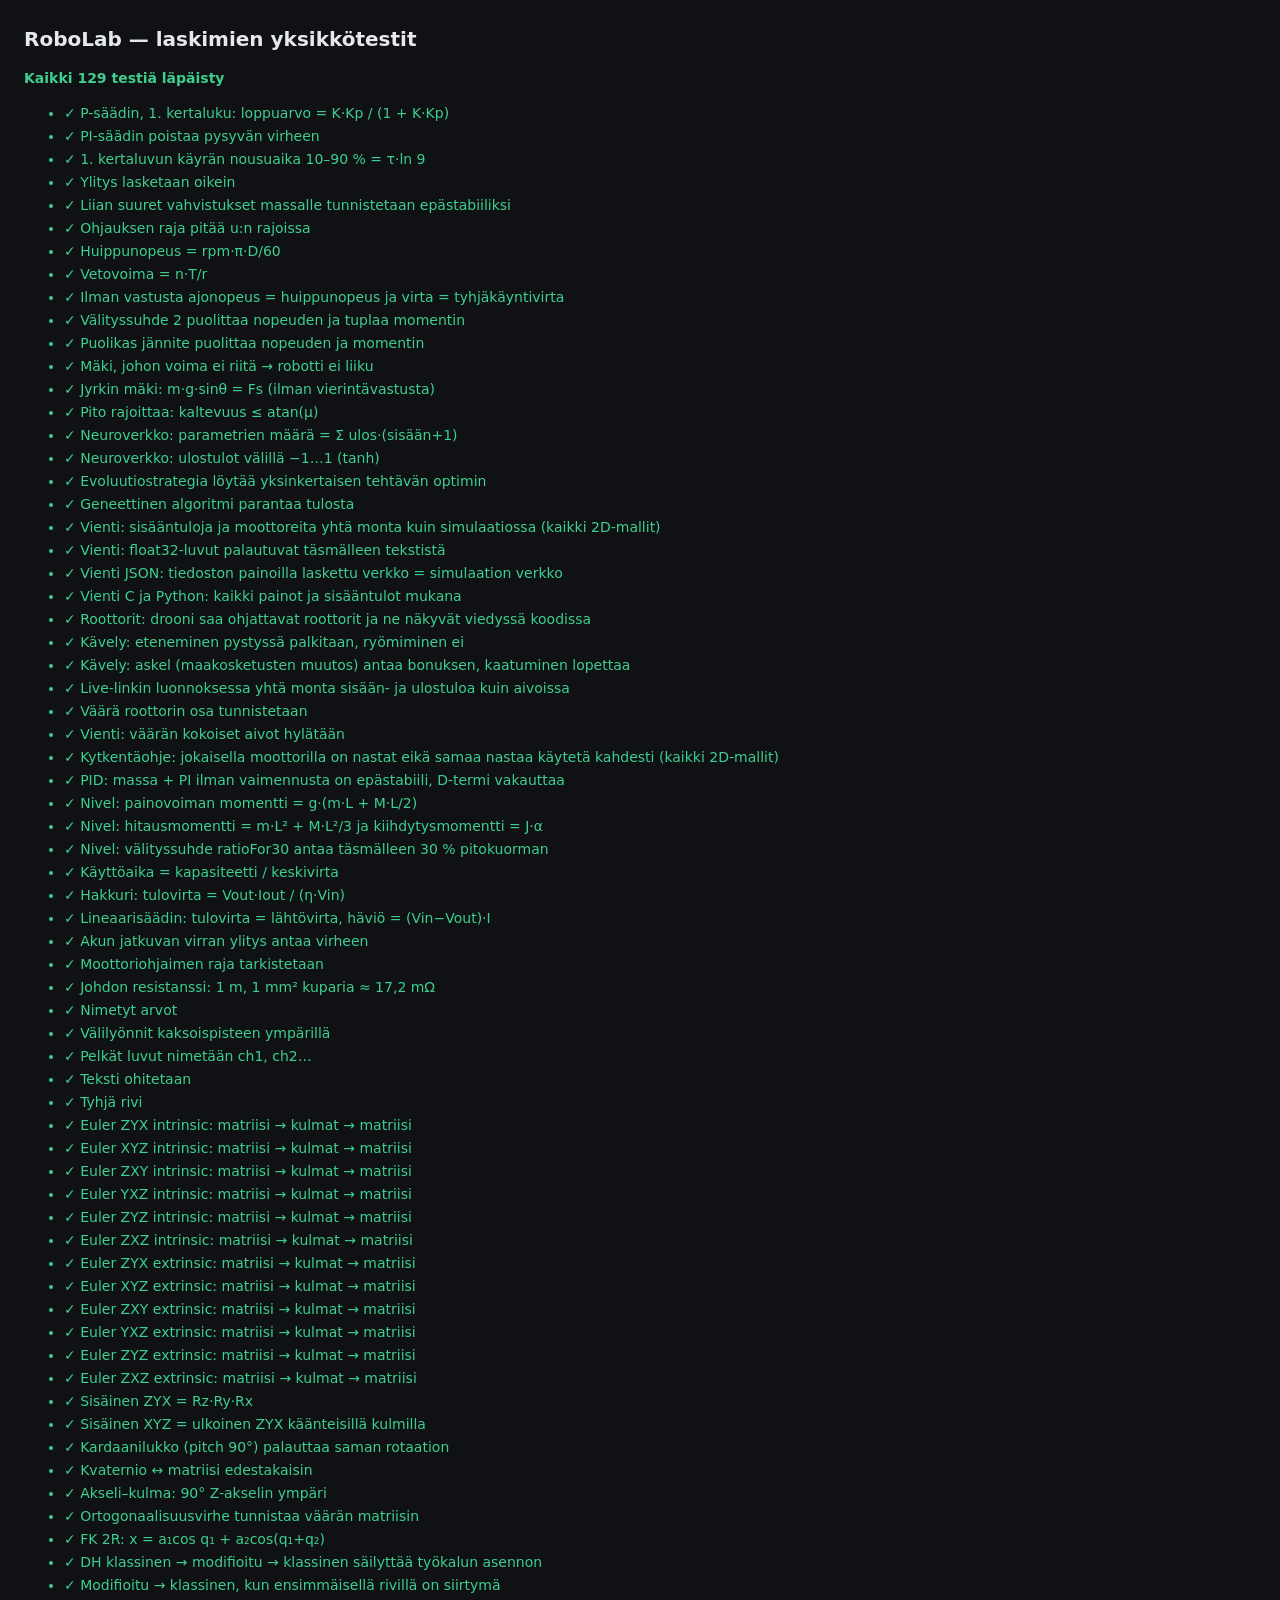
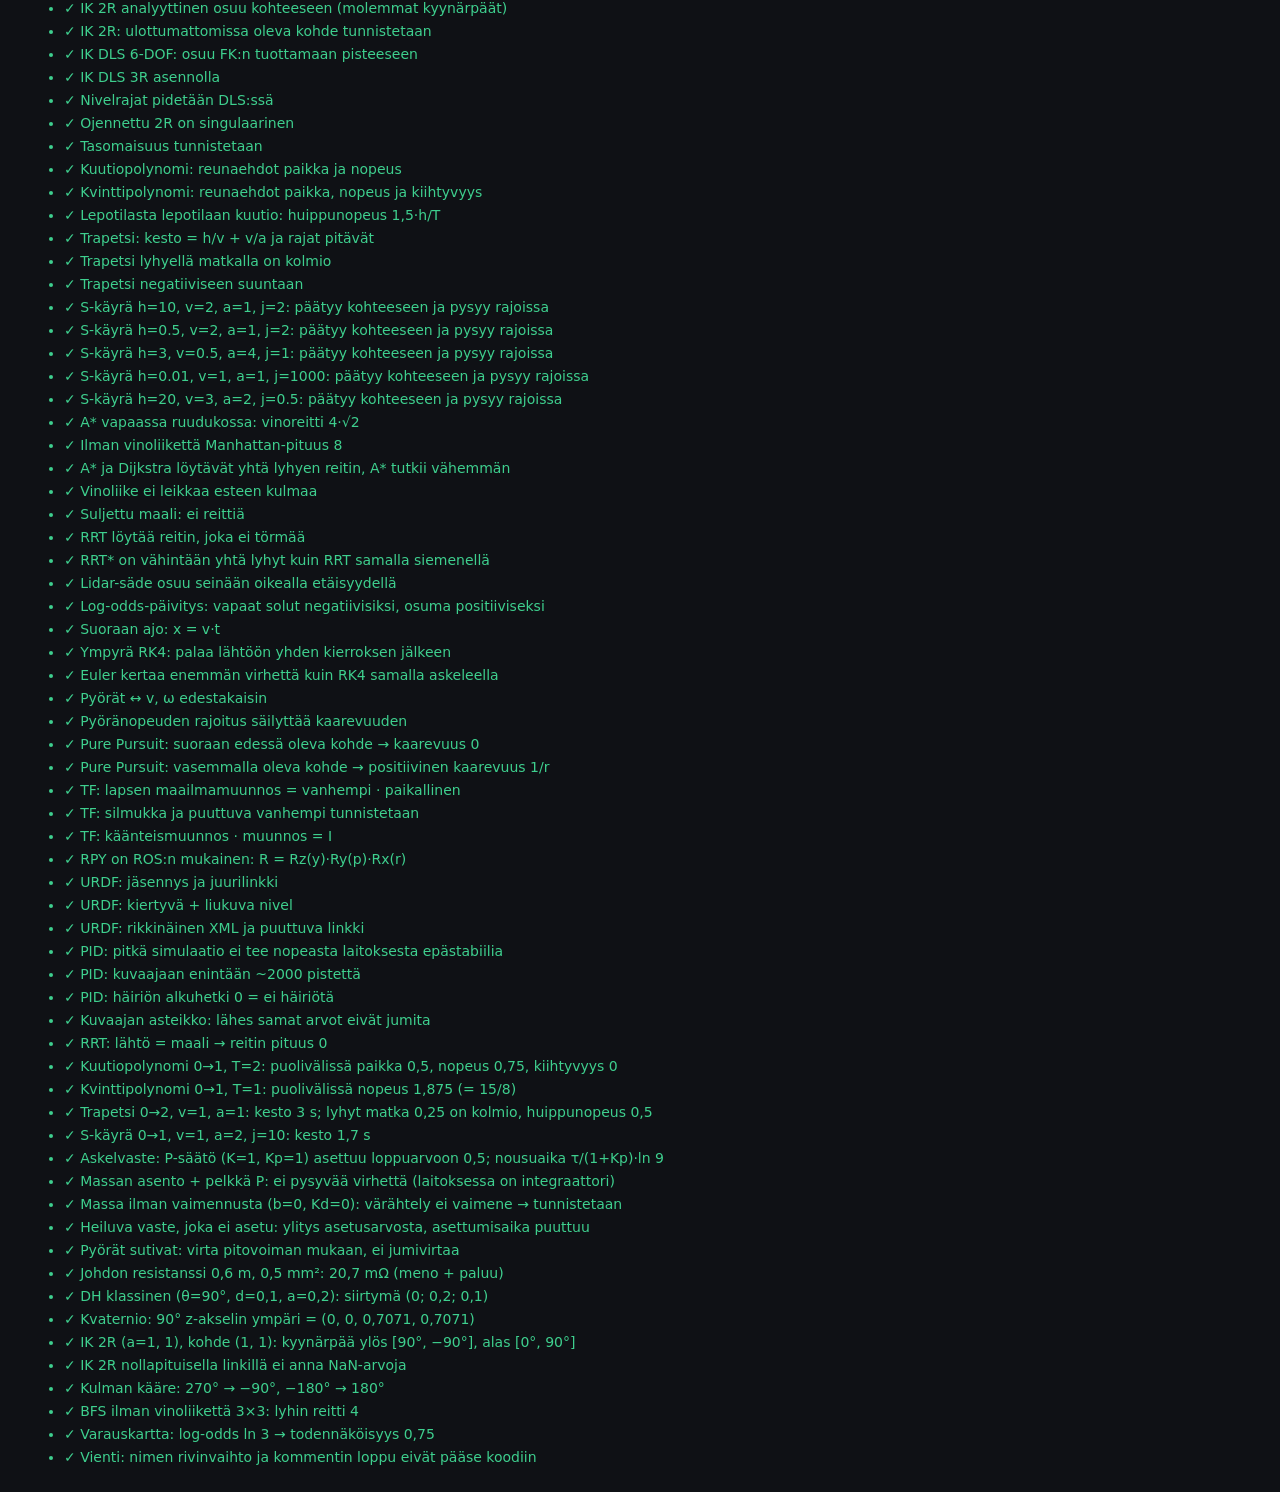
<file: tests.html>
<!doctype html>
<html lang="fi">
<head>
<meta charset="utf-8">
<meta name="viewport" content="width=device-width, initial-scale=1">
<title>RoboLab-testit</title>
<style>
  body { font: 14px/1.5 system-ui, sans-serif; margin: 24px; background: #0f1115; color: #e6e8eb; }
  h1 { font-size: 20px; }
  .pass { color: #3ecf8e; } .fail { color: #f2555a; }
  li { margin: 2px 0; } code { color: #a4abb6; }
</style>
</head>
<body>
<h1>RoboLab — laskimien yksikkötestit</h1>
<p id="summary"></p>
<ul id="out"></ul>
<script>window.ROBOLAB_LANG = "fi"; // testit tarkistavat suomenkielisiä viestejä</script>
<script src="i18n.js"></script>
<script src="calc.js"></script>
<script src="kin.js"></script>
<script src="motion.js"></script>
<script src="plan.js"></script>
<script src="robot.js"></script>
<script src="plot.js"></script>
<script src="robosim/core/util.js"></script>
<script src="robosim/core/brain.js"></script>
<script src="robosim/core/trainer.js"></script>
<script src="robosim/core/models.js"></script>
<script src="robosim/core/robot.js"></script>
<script src="robosim/core/deploy.js"></script>
<script src="robosim/core/tasks.js"></script>
<script src="robosim/core/usb.js"></script>
<script>
  const results = [];
  function test(name, fn) {
    try { fn(); results.push({ name, ok: true }); }
    catch (e) { results.push({ name, ok: false, msg: e.message }); }
  }
  function near(actual, expected, tol, what = "") {
    if (!(Math.abs(actual - expected) <= tol)) throw new Error(`${what} odotettiin ${expected} ± ${tol}, saatiin ${actual}`);
  }
  function eq(actual, expected, what = "") {
    if (JSON.stringify(actual) !== JSON.stringify(expected)) throw new Error(`${what} odotettiin ${JSON.stringify(expected)}, saatiin ${JSON.stringify(actual)}`);
  }

  const pidBase = { kp: 0, ki: 0, kd: 0, plant: "first", T: 5, K: 1, tau: 0.5, m: 1, b: 0.5,
                    setpoint: 1, umax: 0, antiWindup: true, dTau: 0, distT: 0, distMag: 0 };

  /* PID */
  test("P-säädin, 1. kertaluku: loppuarvo = K·Kp / (1 + K·Kp)", () => {
    const sim = Calc.simulatePid({ ...pidBase, kp: 4 });
    near(sim.y.at(-1), 4 / 5, 1e-3, "loppuarvo");
  });
  test("PI-säädin poistaa pysyvän virheen", () => {
    const sim = Calc.simulatePid({ ...pidBase, kp: 2, ki: 4, T: 10 });
    near(Calc.stepMetrics(sim, 1).sse, 0, 0.005, "pysyvä virhe");
  });
  test("1. kertaluvun käyrän nousuaika 10–90 % = τ·ln 9", () => {
    // Tunnuslukufunktio tarkistetaan analyyttisellä käyrällä 1 − e^(−t/τ)
    const tau = 0.5, t = [], y = [];
    for (let i = 0; i <= 5000; i++) { t.push(i * 0.001); y.push(1 - Math.exp(-t[i] / tau)); }
    near(Calc.stepMetrics({ t, y }, 1).rise, tau * Math.log(9), 0.002, "nousuaika");
  });
  test("Ylitys lasketaan oikein", () => {
    const t = [0, 1, 2, 3], y = [0, 1.3, 0.95, 1];
    near(Calc.stepMetrics({ t, y }, 1).overshoot, 30, 1e-9, "ylitys");
  });
  test("Liian suuret vahvistukset massalle tunnistetaan epästabiiliksi", () => {
    const sim = Calc.simulatePid({ ...pidBase, plant: "mass", b: 0, kp: 5, ki: 200, T: 20 });
    if (!sim.unstable) throw new Error("ei tunnistettu epästabiiliksi");
  });
  test("Ohjauksen raja pitää u:n rajoissa", () => {
    const sim = Calc.simulatePid({ ...pidBase, kp: 50, umax: 2 });
    if (Math.max(...sim.u.map(Math.abs)) > 2 + 1e-12) throw new Error("u ylitti rajan");
  });

  /* Moottori */
  const motorBase = { mass: 1, wheelD: 0.1, motors: 2, rpm: 60, stallTorque: 0.5, stallCurrent: 2,
                      ratio: 1, eff: 1, noLoadCurrent: 0.1, vNom: 6, vBat: 6, crr: 0, slopeDeg: 0, mu: 1, driveShare: 1 };
  test("Huippunopeus = rpm·π·D/60", () => {
    near(Calc.motor(motorBase).v0, Math.PI * 0.1, 1e-9, "v0");
  });
  test("Vetovoima = n·T/r", () => {
    near(Calc.motor(motorBase).Fs, 2 * 0.5 / 0.05, 1e-9, "Fs");
  });
  test("Ilman vastusta ajonopeus = huippunopeus ja virta = tyhjäkäyntivirta", () => {
    const r = Calc.motor(motorBase);
    near(r.vOp, r.v0, 1e-9, "vOp");
    near(r.iTotal, 0.2, 1e-9, "virta");
  });
  test("Välityssuhde 2 puolittaa nopeuden ja tuplaa momentin", () => {
    const a = Calc.motor(motorBase), b = Calc.motor({ ...motorBase, ratio: 2 });
    near(b.v0, a.v0 / 2, 1e-9, "v0"); near(b.Fs, a.Fs * 2, 1e-9, "Fs");
  });
  test("Puolikas jännite puolittaa nopeuden ja momentin", () => {
    const a = Calc.motor(motorBase), b = Calc.motor({ ...motorBase, vBat: 3 });
    near(b.v0, a.v0 / 2, 1e-9, "v0"); near(b.Fs, a.Fs / 2, 1e-9, "Fs");
  });
  test("Mäki, johon voima ei riitä → robotti ei liiku", () => {
    const r = Calc.motor({ ...motorBase, stallTorque: 0.01, slopeDeg: 30 });
    eq(r.moves, false, "moves"); eq(r.vOp, 0, "vOp");
  });
  test("Jyrkin mäki: m·g·sinθ = Fs (ilman vierintävastusta)", () => {
    const r = Calc.motor({ ...motorBase, stallTorque: 0.05, mu: 5 });
    near(r.maxSlope, Math.asin(r.Fs / (1 * Calc.G)) * 180 / Math.PI, 1e-9, "kulma");
  });
  test("Pito rajoittaa: kaltevuus ≤ atan(μ)", () => {
    const r = Calc.motor({ ...motorBase, mu: 0.3 });
    near(r.maxSlope, Math.atan(0.3) * 180 / Math.PI, 1e-9, "kulma");
    eq(r.tractionLimited, true, "tractionLimited");
  });

  /* Neuroverkko ja koulutusalgoritmit (RoboSim) */
  test("Neuroverkko: parametrien määrä = Σ ulos·(sisään+1)", () => {
    eq(RS.Brain.paramCount([3, 4, 2]), 4 * 4 + 2 * 5, "paramCount");
  });
  test("Neuroverkko: ulostulot välillä −1…1 (tanh)", () => {
    const L = [3, 8, 2], b = new RS.Brain(L), p = RS.Brain.randomParams(L).map((v) => v * 20);
    const out = b.forward(p, [5, -3, 1]);
    eq(out.length, 2, "pituus");
    if (![...out].every((v) => v >= -1 && v <= 1)) throw new Error("ulostulo ylittää rajat");
  });
  test("Evoluutiostrategia löytää yksinkertaisen tehtävän optimin", () => {
    const L = [2, 1], target = 0.5;
    const t = RS.makeTrainer("es", L, { popSize: 21, sigma: 0.1, lr: 0.05 }, new Float32Array(3));
    for (let g = 0; g < 300; g++) t.tell(t.ask().map((p) => -p.reduce((s, v) => s + (v - target) ** 2, 0)));
    t.mean.forEach((v, i) => near(v, target, 0.1, `paino ${i}`));
  });
  test("Geneettinen algoritmi parantaa tulosta", () => {
    const L = [2, 1], f = (p) => -p.reduce((s, v) => s + (v - 0.5) ** 2, 0);
    const t = RS.makeTrainer("ga", L, { popSize: 30, sigma: 0.1, lr: 0 }, new Float32Array(3));
    const first = f(new Float32Array(3));
    for (let g = 0; g < 150; g++) t.tell(t.ask().map(f));
    if (!(t.bestFitness > first * 0.1)) throw new Error(`paras ${t.bestFitness}, alku ${first}`);
  });

  /* Aivojen vienti omalle robotille */
  test("Vienti: sisääntuloja ja moottoreita yhtä monta kuin simulaatiossa (kaikki 2D-mallit)", () => {
    for (const [k, raw] of Object.entries(RS.MODELS)) {
      const m = RS.normalizeModel(raw), info = RS.modelInfo(m), d = RS.deployInfo("2d", m);
      eq(d.inputs.length, info.obsSize, k + " sisääntulot"); eq(d.outputs.length, info.actSize, k + " moottorit");
      eq(new Set(d.inputs.map((x) => x.id)).size, d.inputs.length, k + " yksilölliset nimet");
    }
  });
  test("Vienti: float32-luvut palautuvat täsmälleen tekstistä", () => {
    for (let n = 0; n < 500; n++) {
      const v = Math.fround((Math.random() - 0.5) * 10 ** Math.round(Math.random() * 8 - 5));
      eq(Math.fround(+RS.f32str(v)), v, "luku " + v);
    }
    eq(RS.cf(6), "6.0f", "kokonaisluku C:ssä"); eq(RS.cf(0), "0.0f", "nolla C:ssä");
  });
  const deployCase = () => {
    const m = RS.normalizeModel(RS.MODELS.car), info = RS.modelInfo(m), layers = [info.obsSize, 8, info.actSize];
    return { dim: "2d", model: m, layers, params: RS.Brain.randomParams(layers), name: "Testiauto", gen: 5, task: "eteen" };
  };
  test("Vienti JSON: tiedoston painoilla laskettu verkko = simulaation verkko", () => {
    const c = deployCase(), j = JSON.parse(RS.deployCode("json", c).code);
    let x = j.selftest.input, k = 0;
    for (let l = 1; l < j.layers.length; l++) {
      const y = [];
      for (let o = 0; o < j.layers[l]; o++) { let s = 0; for (const v of x) s += j.params[k++] * v; y.push(Math.tanh(s + j.params[k++])); }
      x = y;
    }
    eq(k, j.params.length, "kaikki painot käytetty");
    x.forEach((v, i) => near(v, j.selftest.output[i], 1e-6, "ulostulo " + i)); // välikerrokset tallentuvat float32:na
    const ref = new RS.Brain(c.layers).forward(c.params, RS.deployTestInput(c.layers[0]));
    x.forEach((v, i) => near(v, ref[i], 1e-6, "simulaatio " + i));
  });
  test("Vienti C ja Python: kaikki painot ja sisääntulot mukana", () => {
    const c = deployCase(), n = c.params.length;
    for (const t of ["arduino", "c", "python"]) {
      const code = RS.deployCode(t, c).code;
      const body = t === "python" ? code.split("PARAMS = array('f', [")[1].split("])")[0] : code.split("rl_params[] RL_STORE = {")[1].split("};")[0];
      eq(body.split(",").filter((s) => s.trim()).length, n, t + " painot");
      if (t !== "c" && !RS.deployInfo("2d", c.model).inputs.every((x) => code.includes((t === "python" ? "x[IN_" : "rlIn[RL_IN_") + x.id + "]"))) throw new Error(t + ": sisääntulo puuttuu");
    }
  });
  test("Roottorit: drooni saa ohjattavat roottorit ja ne näkyvät viedyssä koodissa", () => {
    const m = RS.normalizeModel(RS.MODELS.zippy), info = RS.modelInfo(m);
    eq([info.motors, info.thrusters, info.actSize], [0, 2, 2], "moottorit, roottorit, ulostulot");
    const layers = [info.obsSize, 4, info.actSize];
    const code = RS.deployCode("arduino", { dim: "2d", model: m, layers, params: RS.Brain.randomParams(layers), name: "Zippy" }).code;
    if (!code.includes("t0_thrust") || !code.includes("t1_thrust")) throw new Error("roottorien ohjaus puuttuu koodista");
  });
  /* Kävelypalkkio */
  const walkState = (o) => ({ x: 0, prevX: 0, y: 1, startY: 1, upright: 1, energy: 0, footContacts: 2, fallen: false, ...o });
  test("Kävely: eteneminen pystyssä palkitaan, ryömiminen ei", () => {
    const f = RS.compileTask(RS.TASKS.walk.code);
    const up = f(walkState({ x: 0.01 }), {}), crawl = f(walkState({ x: 0.01, upright: 0.1, y: 0.4 }), {});
    if (!(up > crawl)) throw new Error(`pystyssä ${up} ≤ ryömien ${crawl}`);
  });
  test("Kävely: askel (maakosketusten muutos) antaa bonuksen, kaatuminen lopettaa", () => {
    const f = RS.compileTask(RS.TASKS.walk.code), m = { feet: 2 };
    const step = f(walkState({ footContacts: 1 }), m), still = f(walkState({ footContacts: 1 }), m);
    if (!(step > still)) throw new Error("askelbonus puuttuu");
    const s = walkState({ fallen: true });
    if (!(f(s, {}) < -4) || !s.done) throw new Error("kaatuminen ei rankaise tai lopeta");
  });

  /* USB-live-linkki */
  test("Live-linkin luonnoksessa yhtä monta sisään- ja ulostuloa kuin aivoissa", () => {
    const m = RS.normalizeModel(RS.MODELS.car), info = RS.deployInfo("2d", m);
    const code = RS.USB.linkSketch(info);
    if (!code.includes(`N_IN = ${info.inputs.length}`) || !code.includes(`N_OUT = ${info.outputs.length}`)) throw new Error("väärä määrä");
    eq((code.match(/TODO M\d+ \(/g) || []).length, info.outputs.length, "moottorien TODO-rivit");
  });

  test("Väärä roottorin osa tunnistetaan", () => {
    let threw = false;
    try { RS.normalizeModel({ ...RS.MODELS.zippy, thrusters: [{ body: "eiole", x: 0, y: 0 }] }); } catch { threw = true; }
    eq(threw, true, "virhe");
  });
  test("Vienti: väärän kokoiset aivot hylätään", () => {
    const c = deployCase();
    let threw = false;
    try { RS.deployCode("c", { ...c, layers: [3, 8, 2], params: RS.Brain.randomParams([3, 8, 2]) }); } catch { threw = true; }
    eq(threw, true, "virhe");
  });

  test("Kytkentäohje: jokaisella moottorilla on nastat eikä samaa nastaa käytetä kahdesti (kaikki 2D-mallit)", () => {
    for (const [k, raw] of Object.entries(RS.MODELS)) {
      const model = RS.normalizeModel(raw), info = RS.deployInfo("2d", model);
      const g = RS.wiringGuide({ dim: "2d", model, name: raw.name });
      const lines = g.code.split("\n").filter((l) => /^\| (M|T)\d+ \|/.test(l));
      eq(lines.length, info.outputs.length, `${k}: moottoririvit`);
      const pins = (g.code.match(/GP\d+/g) || []).filter((p) => p !== "GP4" && p !== "GP5"); // I2C-väylä on yhteinen
      eq(new Set(pins).size, pins.length, `${k}: sama nasta kahdesti`);
      eq(/GND/.test(g.code) && g.filename.endsWith(".md"), true, `${k}: virta ja tiedostonimi`);
    }
  });

  /* PID: lineaarinen stabiilisuus (Routh–Hurwitz) */
  test("PID: massa + PI ilman vaimennusta on epästabiili, D-termi vakauttaa", () => {
    const base = { plant: "mass", m: 1, b: 0, kp: 2, ki: 4, kd: 0, T: 3, setpoint: 1, umax: 0, antiWindup: true, dTau: 0 };
    eq(Calc.simulatePid(base).growing, true, "PI");
    eq(Calc.simulatePid({ ...base, kd: 3 }).growing, false, "PID");
  });

  /* Käsivarren nivel */
  const jointBase = { payload: 0.5, length: 0.4, armMass: 0.6, speed: 1, accel: 2,
                      rpm: 60, stallTorque: 1, stallCurrent: 2, noLoadCurrent: 0.2, vNom: 6, vBat: 6, ratio: 10, eff: 0.8 };
  test("Nivel: painovoiman momentti = g·(m·L + M·L/2)", () => {
    near(Calc.jointMotor(jointBase).tGrav, Calc.G * (0.5 * 0.4 + 0.6 * 0.2), 1e-9, "tGrav");
  });
  test("Nivel: hitausmomentti = m·L² + M·L²/3 ja kiihdytysmomentti = J·α", () => {
    const r = Calc.jointMotor(jointBase);
    near(r.J, 0.5 * 0.16 + 0.6 * 0.16 / 3, 1e-12, "J"); near(r.tDyn, r.J * 2, 1e-12, "tDyn");
  });
  test("Nivel: välityssuhde ratioFor30 antaa täsmälleen 30 % pitokuorman", () => {
    const a = Calc.jointMotor(jointBase);
    near(Calc.jointMotor({ ...jointBase, ratio: a.ratioFor30 }).holdLoad, 0.3, 1e-9, "holdLoad");
  });

  /* Sähköjärjestelmä */
  const powerBase = {
    battery: { v: 7.4, mAh: 2000, cRate: 10, burstC: 20, usable: 1 },
    reg: { type: "buck", vOut: 5, eff: 1, maxA: 3, dropout: 1 },
    loads: [{ name: "a", qty: 2, avg: 500, peak: 1000, rail: "bat", kind: "other" }],
    wire: { length: 0, area: 1 },
    driver: { contA: 1, peakA: 3, maxV: 12 },
  };
  test("Käyttöaika = kapasiteetti / keskivirta", () => {
    near(Calc.power(powerBase).runtimeH, 2, 1e-9, "h");
  });
  test("Hakkuri: tulovirta = Vout·Iout / (η·Vin)", () => {
    const r = Calc.power({ ...powerBase, reg: { ...powerBase.reg, eff: 0.8 },
      loads: [{ name: "x", qty: 1, avg: 1000, peak: 1000, rail: "reg", kind: "other" }] });
    near(r.totAvg, 5 / (0.8 * 7.4), 1e-9, "virta");
  });
  test("Lineaarisäädin: tulovirta = lähtövirta, häviö = (Vin−Vout)·I", () => {
    const r = Calc.power({ ...powerBase, reg: { ...powerBase.reg, type: "linear" },
      loads: [{ name: "x", qty: 1, avg: 500, peak: 500, rail: "reg", kind: "other" }] });
    near(r.totAvg, 0.5, 1e-9, "virta"); near(r.regLossAvg, 2.4 * 0.5, 1e-9, "häviö");
  });
  test("Akun jatkuvan virran ylitys antaa virheen", () => {
    const r = Calc.power({ ...powerBase, battery: { ...powerBase.battery, cRate: 0.25 } });
    if (!r.warnings.some((w) => w.level === "err" && w.text.includes("Keskivirta"))) throw new Error("ei varoitusta");
  });
  test("Moottoriohjaimen raja tarkistetaan", () => {
    const r = Calc.power({ ...powerBase, loads: [{ name: "M", qty: 1, avg: 1500, peak: 4000, rail: "bat", kind: "motor" }] });
    eq(r.warnings.filter((w) => w.text.startsWith("M:")).length, 2, "varoituksia");
  });
  test("Johdon resistanssi: 1 m, 1 mm² kuparia ≈ 17,2 mΩ", () => {
    near(Calc.wireResistance(1, 1), 0.01724, 1e-6, "R");
  });

  /* Sarjaportti */
  test("Nimetyt arvot", () => eq(Calc.parseLine("dist:12.5, gyro=-3"), { dist: 12.5, gyro: -3 }));
  test("Välilyönnit kaksoispisteen ympärillä", () => eq(Calc.parseLine("a : 1  b: 2"), { a: 1, b: 2 }));
  test("Pelkät luvut nimetään ch1, ch2…", () => eq(Calc.parseLine("1 2.5\t-3e2"), { ch1: 1, ch2: 2.5, ch3: -300 }));
  test("Teksti ohitetaan", () => eq(Calc.parseLine("Käynnistyy... versio 1.2"), { ch1: 1.2 }));
  test("Tyhjä rivi", () => eq(Calc.parseLine(""), {}));

  /* Rotaatiot */
  const matNear = (A, B, tol, what) => A.forEach((r, i) => r.forEach((v, j) => near(v, B[i][j], tol, `${what}[${i}][${j}]`)));
  const ORDERS = ["ZYX", "XYZ", "ZXY", "YXZ", "ZYZ", "ZXZ"];
  let seed = 7;
  const rand = () => (seed = (seed * 16807) % 2147483647) / 2147483647;
  for (const frame of ["intrinsic", "extrinsic"]) for (const order of ORDERS) {
    test(`Euler ${order} ${frame}: matriisi → kulmat → matriisi`, () => {
      for (let n = 0; n < 50; n++) {
        const ang = [rand() * 6 - 3, rand() * 2.8 - 1.4, rand() * 6 - 3];
        if (order[0] === order[2]) ang[1] = rand() * 3 + 0.05;
        const R = Kin.eulerToMat(ang, order, frame);
        matNear(Kin.eulerToMat(Kin.matToEuler(R, order, frame), order, frame), R, 1e-9, "R");
      }
    });
  }
  test("Sisäinen ZYX = Rz·Ry·Rx", () => {
    const R = Kin.eulerToMat([0.3, -0.4, 1.1], "ZYX");
    matNear(R, Kin.mul(Kin.mul(Kin.rotAxis(2, 0.3), Kin.rotAxis(1, -0.4)), Kin.rotAxis(0, 1.1)), 1e-12, "R");
  });
  test("Sisäinen XYZ = ulkoinen ZYX käänteisillä kulmilla", () => {
    matNear(Kin.eulerToMat([0.2, 0.5, -0.7], "XYZ", "intrinsic"), Kin.eulerToMat([-0.7, 0.5, 0.2], "ZYX", "extrinsic"), 1e-12, "R");
  });
  test("Kardaanilukko (pitch 90°) palauttaa saman rotaation", () => {
    const R = Kin.eulerToMat([0.4, Math.PI / 2, -0.3], "ZYX");
    const a = Kin.matToEuler(R, "ZYX");
    matNear(Kin.eulerToMat(a, "ZYX"), R, 1e-9, "R");
    if (!Kin.gimbalLocked(a, "ZYX")) throw new Error("lukkoa ei tunnistettu");
  });
  test("Kvaternio ↔ matriisi edestakaisin", () => {
    for (let n = 0; n < 50; n++) {
      const q = Kin.quatNormalize([rand() - 0.5, rand() - 0.5, rand() - 0.5, rand() - 0.5]);
      const q2 = Kin.matToQuat(Kin.quatToMat(q));
      const s = Math.sign(q[3]) || 1;
      q.forEach((v, i) => near(q2[i], v * s, 1e-9, "q"));
    }
  });
  test("Akseli–kulma: 90° Z-akselin ympäri", () => {
    const R = Kin.quatToMat(Kin.axisAngleToQuat([0, 0, 1], Math.PI / 2));
    matNear(R, [[0, -1, 0], [1, 0, 0], [0, 0, 1]], 1e-12, "R");
    const aa = Kin.quatToAxisAngle(Kin.matToQuat(R));
    near(aa.angle, Math.PI / 2, 1e-12, "kulma"); near(aa.axis[2], 1, 1e-12, "akseli");
  });
  test("Ortogonaalisuusvirhe tunnistaa väärän matriisin", () => {
    near(Kin.orthoError(Kin.rotAxis(0, 0.7)), 0, 1e-12, "oikea");
    if (Kin.orthoError([[1, 0, 0], [0, 2, 0], [0, 0, 1]]) < 0.5) throw new Error("ei tunnistettu");
  });

  /* Kinematiikka */
  const planar2 = { convention: "classic", joints: [
    { type: "R", theta: 0, d: 0, a: 0.3, alpha: 0, min: -Math.PI, max: Math.PI },
    { type: "R", theta: 0, d: 0, a: 0.25, alpha: 0, min: -Math.PI, max: Math.PI }] };
  const tip = (chain, q) => { const T = Kin.fk(chain, q).at(-1); return [T[0][3], T[1][3], T[2][3]]; };
  test("FK 2R: x = a₁cos q₁ + a₂cos(q₁+q₂)", () => {
    const p = tip(planar2, [0.4, 0.9]);
    near(p[0], 0.3 * Math.cos(0.4) + 0.25 * Math.cos(1.3), 1e-12, "x");
    near(p[1], 0.3 * Math.sin(0.4) + 0.25 * Math.sin(1.3), 1e-12, "y");
  });
  const ur = { convention: "classic", joints: [
    { type: "R", theta: 0, d: 0.089, a: 0, alpha: Math.PI / 2 }, { type: "R", theta: 0, d: 0, a: -0.425, alpha: 0 },
    { type: "R", theta: 0, d: 0, a: -0.392, alpha: 0 }, { type: "R", theta: 0, d: 0.109, a: 0, alpha: Math.PI / 2 },
    { type: "R", theta: 0, d: 0.095, a: 0, alpha: -Math.PI / 2 }, { type: "R", theta: 0, d: 0.082, a: 0, alpha: 0 }] };
  test("DH klassinen → modifioitu → klassinen säilyttää työkalun asennon", () => {
    const q = [0.3, -1.1, 1.4, -0.6, 0.8, 0.2];
    const T = Kin.fk(ur, q).at(-1);
    const m = Kin.toModified(ur);
    matNear(Kin.fk(m, q).at(-1), T, 1e-12, "mod");
    matNear(Kin.fk(Kin.toClassic(m), q).at(-1), T, 1e-12, "takaisin");
  });
  test("Modifioitu → klassinen, kun ensimmäisellä rivillä on siirtymä", () => {
    const m = { convention: "modified", joints: [
      { type: "R", theta: 0, d: 0.1, a: 0.05, alpha: 0.4 }, { type: "P", theta: 0, d: 0, a: 0.2, alpha: -0.3 }], tool: { a: 0.1, alpha: 0 } };
    const q = [0.7, 0.12];
    matNear(Kin.fk(Kin.toClassic(m), q).at(-1), Kin.fk(m, q).at(-1), 1e-12, "T");
  });
  test("IK 2R analyyttinen osuu kohteeseen (molemmat kyynärpäät)", () => {
    for (const up of [true, false]) {
      const r = Kin.ik2R(planar2, 0.35, 0.2, up);
      if (!r.reachable) throw new Error("ei ulottuvilla");
      const p = tip(planar2, r.q);
      near(p[0], 0.35, 1e-9, "x"); near(p[1], 0.2, 1e-9, "y");
    }
  });
  test("IK 2R: ulottumattomissa oleva kohde tunnistetaan", () => {
    eq(Kin.ik2R(planar2, 1, 0).reachable, false, "reachable");
  });
  test("IK DLS 6-DOF: osuu FK:n tuottamaan pisteeseen", () => {
    const goal = tip(ur, [0.5, -1.2, 1.3, -0.4, 0.6, 0]);
    const r = Kin.ikDls(ur, [0, -1, 1, 0, 0.5, 0], goal, { mode: "pos3", tol: 1e-6, maxIter: 500 });
    if (!r.converged) throw new Error("ei konvergoinut, virhe " + r.err);
    tip(ur, r.q).forEach((v, i) => near(v, goal[i], 1e-5, "p"));
  });
  test("IK DLS 3R asennolla", () => {
    const c3 = { convention: "classic", joints: [...planar2.joints, { type: "R", theta: 0, d: 0, a: 0.1, alpha: 0 }] };
    const goal = Kin.task(c3, [0.2, 0.8, -0.5], "planarOri");
    const r = Kin.ikDls(c3, [0, 0.3, 0], goal, { mode: "planarOri", tol: 1e-7 });
    if (!r.converged) throw new Error("ei konvergoinut");
  });
  test("Nivelrajat pidetään DLS:ssä", () => {
    const lim = { ...planar2, joints: planar2.joints.map((j) => ({ ...j, min: -0.5, max: 0.5 })) };
    const r = Kin.ikDls(lim, [0, 0], [0, 0.5], { mode: "planar" });
    r.q.forEach((v) => { if (Math.abs(v) > 0.5 + 1e-12) throw new Error("raja ylitetty"); });
  });
  test("Ojennettu 2R on singulaarinen", () => {
    near(Kin.manipulability(planar2, [0.3, 0], "planar"), 0, 1e-6, "w");
  });
  test("Tasomaisuus tunnistetaan", () => {
    eq(Kin.isPlanar(planar2), true, "2R"); eq(Kin.isPlanar(ur), false, "UR");
  });

  /* Trajektorit */
  const endState = (prof) => prof.sample(prof.T);
  test("Kuutiopolynomi: reunaehdot paikka ja nopeus", () => {
    const c = Motion.cubic(1, 3, 2, 0.5, -0.2);
    near(c.sample(0)[0], 1, 1e-12, "p0"); near(c.sample(2)[0], 3, 1e-12, "p1");
    near(c.sample(0)[1], 0.5, 1e-12, "v0"); near(c.sample(2)[1], -0.2, 1e-12, "v1");
  });
  test("Kvinttipolynomi: reunaehdot paikka, nopeus ja kiihtyvyys", () => {
    const c = Motion.quintic(0, 1, 1.5, 0.1, 0.2, 0.3, -0.4);
    const s0 = c.sample(0), s1 = c.sample(1.5);
    near(s0[0], 0, 1e-12, "p0"); near(s1[0], 1, 1e-9, "p1"); near(s0[1], 0.1, 1e-12, "v0"); near(s1[1], 0.2, 1e-9, "v1");
    near(s0[2], 0.3, 1e-12, "a0"); near(s1[2], -0.4, 1e-9, "a1");
  });
  test("Lepotilasta lepotilaan kuutio: huippunopeus 1,5·h/T", () => {
    near(Motion.sampleProfile(Motion.cubic(0, 2, 4), 2000).vMax, 1.5 * 2 / 4, 1e-4, "vmax");
  });
  test("Trapetsi: kesto = h/v + v/a ja rajat pitävät", () => {
    const tr = Motion.trapezoid(0, 10, 2, 1);
    near(tr.T, 10 / 2 + 2 / 1, 1e-12, "T"); near(endState(tr)[0], 10, 1e-9, "loppu");
    const s = Motion.sampleProfile(tr, 2000);
    if (s.vMax > 2 + 1e-9 || s.aMax > 1 + 1e-9) throw new Error("raja ylittyi");
  });
  test("Trapetsi lyhyellä matkalla on kolmio", () => {
    const tr = Motion.trapezoid(0, 1, 5, 1);
    eq(tr.triangle, true, "kolmio"); near(tr.T, 2, 1e-12, "T"); near(endState(tr)[0], 1, 1e-12, "loppu");
  });
  test("Trapetsi negatiiviseen suuntaan", () => {
    const tr = Motion.trapezoid(5, -3, 2, 4);
    near(endState(tr)[0], -3, 1e-9, "loppu");
    if (tr.sample(tr.T / 2)[1] >= 0) throw new Error("nopeuden pitäisi olla negatiivinen");
  });
  for (const [h, v, a, j] of [[10, 2, 1, 2], [0.5, 2, 1, 2], [3, 0.5, 4, 1], [0.01, 1, 1, 1000], [20, 3, 2, 0.5]]) {
    test(`S-käyrä h=${h}, v=${v}, a=${a}, j=${j}: päätyy kohteeseen ja pysyy rajoissa`, () => {
      const sc = Motion.scurve(0, h, v, a, j);
      near(endState(sc)[0], h, 1e-9, "loppu");
      near(sc.sample(sc.T - 1e-12)[0], h, 1e-6, "jatkuvuus");
      const s = Motion.sampleProfile(sc, 4000);
      if (s.vMax > v * (1 + 1e-9) || s.aMax > a * (1 + 1e-9) || s.jMax > j * (1 + 1e-9)) throw new Error(`raja ylittyi v=${s.vMax} a=${s.aMax} j=${s.jMax}`);
    });
  }

  /* Reittisuunnittelu */
  const mkGrid = (rows) => ({ w: rows[0].length, h: rows.length, occ: Uint8Array.from(rows.join("").split("").map((c) => (c === "#" ? 1 : 0))) });
  const open5 = mkGrid([".....", ".....", ".....", ".....", "....."]);
  test("A* vapaassa ruudukossa: vinoreitti 4·√2", () => {
    near(Plan.gridSearch(open5, [0, 0], [4, 4], { algo: "astar" }).cost, 4 * Math.SQRT2, 1e-9, "pituus");
  });
  test("Ilman vinoliikettä Manhattan-pituus 8", () => {
    near(Plan.gridSearch(open5, [0, 0], [4, 4], { diagonal: false }).cost, 8, 1e-9, "pituus");
  });
  const wall = mkGrid([".....", ".###.", ".#...", ".#.#.", "...#."]);
  test("A* ja Dijkstra löytävät yhtä lyhyen reitin, A* tutkii vähemmän", () => {
    const a = Plan.gridSearch(wall, [0, 0], [4, 4], { algo: "astar" });
    const d = Plan.gridSearch(wall, [0, 0], [4, 4], { algo: "dijkstra" });
    near(a.cost, d.cost, 1e-9, "pituus");
    if (a.expanded.length > d.expanded.length) throw new Error("A* tutki enemmän");
  });
  test("Vinoliike ei leikkaa esteen kulmaa", () => {
    const g = mkGrid([".#", "#."]);
    eq(Plan.gridSearch(g, [0, 0], [1, 1]).found, false, "found");
  });
  test("Suljettu maali: ei reittiä", () => {
    const g = mkGrid(["...#.", "...#.", "####."]);
    eq(Plan.gridSearch(g, [0, 0], [4, 0]).found, false, "found");
  });
  test("RRT löytää reitin, joka ei törmää", () => {
    const g = mkGrid(Array.from({ length: 20 }, (_, y) => Array.from({ length: 20 }, (_, x) => (x === 10 && y < 15 ? "#" : ".")).join("")));
    const r = Plan.rrt(g, [2, 2], [17, 2], { iters: 5000, seed: 3 });
    if (!r.found) throw new Error("ei löytynyt");
    for (let k = 1; k < r.path.length; k++) if (!Plan.segmentFree(g, ...r.path[k - 1], ...r.path[k])) throw new Error("törmäys");
  });
  test("RRT* on vähintään yhtä lyhyt kuin RRT samalla siemenellä", () => {
    const g = mkGrid(Array.from({ length: 20 }, () => "....................")) ;
    const a = Plan.rrt(g, [1, 1], [18, 18], { iters: 1500, seed: 5 });
    const b = Plan.rrt(g, [1, 1], [18, 18], { iters: 1500, seed: 5, star: true });
    if (b.cost > a.cost + 1e-9) throw new Error(`RRT* ${b.cost} > RRT ${a.cost}`);
  });
  test("Lidar-säde osuu seinään oikealla etäisyydellä", () => {
    const g = mkGrid(["......#..."]);
    near(Plan.raycast(g, 0.5, 0.5, 0, 20).dist, 5.5, 1e-9, "etäisyys");
  });
  test("Log-odds-päivitys: vapaat solut negatiivisiksi, osuma positiiviseksi", () => {
    const g = mkGrid(["......#..."]);
    const L = new Float32Array(10);
    const r = Plan.raycast(g, 0.5, 0.5, 0, 20);
    Plan.updateRay(L, g, 0.5, 0.5, 0, r.dist, r.hit);
    for (let i = 0; i < 6; i++) if (!(L[i] < 0)) throw new Error("solu " + i + " ei vapaa");
    if (!(L[6] > 0)) throw new Error("osumasolu ei varattu");
    eq(L[7], 0, "seinän takana");
  });

  /* Mobiilirobotti */
  test("Suoraan ajo: x = v·t", () => {
    let p = [0, 0, 0];
    for (let i = 0; i < 100; i++) p = Robot.integrate(p, 0.5, 0, 0.01);
    near(p[0], 0.5, 1e-12, "x"); near(p[1], 0, 1e-12, "y");
  });
  test("Ympyrä RK4: palaa lähtöön yhden kierroksen jälkeen", () => {
    let p = [0, 0, 0];
    const w = 1, n = 628, dt = (2 * Math.PI) / w / n;
    for (let i = 0; i < n; i++) p = Robot.integrate(p, 0.5, w, dt, "rk4");
    near(p[0], 0, 1e-6, "x"); near(p[1], 0, 1e-6, "y");
  });
  test("Euler kertaa enemmän virhettä kuin RK4 samalla askeleella", () => {
    // Tarkka ratkaisu (v = ω = 1): x = sin t, y = 1 − cos t
    const t = 6.3;
    const run = (m) => { let p = [0, 0, 0]; for (let i = 0; i < 63; i++) p = Robot.integrate(p, 1, 1, 0.1, m); return Math.hypot(p[0] - Math.sin(t), p[1] - (1 - Math.cos(t))); };
    if (!(run("euler") > 10 * run("rk4"))) throw new Error("Euler ei ollut selvästi epätarkempi");
  });
  test("Pyörät ↔ v, ω edestakaisin", () => {
    const [wl, wr] = Robot.diffToWheels(0.4, 1.2, 0.03, 0.2);
    const [v, w] = Robot.diffFromWheels(wl, wr, 0.03, 0.2);
    near(v, 0.4, 1e-12, "v"); near(w, 1.2, 1e-12, "ω");
  });
  test("Pyöränopeuden rajoitus säilyttää kaarevuuden", () => {
    const [wl, wr] = Robot.limitWheels(10, 30, 15);
    near(wr, 15, 1e-12, "oikea"); near(wl / wr, 1 / 3, 1e-12, "suhde");
  });
  test("Pure Pursuit: suoraan edessä oleva kohde → kaarevuus 0", () => {
    near(Robot.purePursuit([0, 0, 0], [[0, 0], [1, 0], [2, 0]], 0.5).curvature, 0, 1e-12, "κ");
  });
  test("Pure Pursuit: vasemmalla oleva kohde → positiivinen kaarevuus 1/r", () => {
    // Piste (1, 1) on 1 m säteisellä ympyrällä, jonka keskipiste on (0, 1)
    near(Robot.purePursuit([0, 0, 0], [[1, 1]], 0.1).curvature, 1, 1e-12, "κ");
  });

  /* TF ja URDF */
  test("TF: lapsen maailmamuunnos = vanhempi · paikallinen", () => {
    const { world } = TF.resolveFrames([
      { name: "world", parent: "", xyz: [0, 0, 0], rpy: [0, 0, 0] },
      { name: "base", parent: "world", xyz: [1, 0, 0], rpy: [0, 0, Math.PI / 2] },
      { name: "sensor", parent: "base", xyz: [0.5, 0, 0], rpy: [0, 0, 0] }]);
    near(world.sensor[0][3], 1, 1e-12, "x"); near(world.sensor[1][3], 0.5, 1e-12, "y");
  });
  test("TF: silmukka ja puuttuva vanhempi tunnistetaan", () => {
    const r = TF.resolveFrames([{ name: "a", parent: "b", xyz: [0, 0, 0], rpy: [0, 0, 0] }, { name: "b", parent: "a", xyz: [0, 0, 0], rpy: [0, 0, 0] }, { name: "c", parent: "x", xyz: [0, 0, 0], rpy: [0, 0, 0] }]);
    if (!r.errors.some((e) => e.includes("Silmukka"))) throw new Error("silmukkaa ei tunnistettu");
    if (!r.errors.some((e) => e.includes('"x"'))) throw new Error("puuttuvaa vanhempaa ei tunnistettu");
  });
  test("TF: käänteismuunnos · muunnos = I", () => {
    const T = TF.fromXyzRpy([0.3, -0.2, 0.5], [0.4, -0.7, 1.9]);
    matNear(Kin.mul(TF.inverse(T), T), Kin.identity(4), 1e-12, "I");
  });
  test("RPY on ROS:n mukainen: R = Rz(y)·Ry(p)·Rx(r)", () => {
    const T = TF.fromXyzRpy([0, 0, 0], [0.1, 0.2, 0.3]);
    const R = Kin.mul(Kin.mul(Kin.rotAxis(2, 0.3), Kin.rotAxis(1, 0.2)), Kin.rotAxis(0, 0.1));
    matNear(T.slice(0, 3).map((r) => r.slice(0, 3)), R, 1e-12, "R");
  });
  const URDF = `<robot name="t">
    <link name="base"><visual><geometry><box size="0.2 0.1 0.05"/></geometry></visual></link>
    <link name="arm"/><link name="tip"/>
    <joint name="j1" type="revolute"><parent link="base"/><child link="arm"/><origin xyz="0 0 0.1"/><axis xyz="0 0 1"/><limit lower="-1" upper="1"/></joint>
    <joint name="j2" type="prismatic"><parent link="arm"/><child link="tip"/><origin xyz="0.3 0 0"/><axis xyz="1 0 0"/><limit lower="0" upper="0.2"/></joint>
  </robot>`;
  test("URDF: jäsennys ja juurilinkki", () => {
    const m = TF.parseUrdf(URDF);
    eq(m.root, "base", "juuri"); eq(m.joints.length, 2, "nivelet"); eq(m.errors.length, 0, "virheet");
    eq(m.links.base.visuals[0].geom.size, [0.2, 0.1, 0.05], "laatikko");
  });
  test("URDF: kiertyvä + liukuva nivel", () => {
    const T = TF.urdfFk(TF.parseUrdf(URDF), { j1: Math.PI / 2, j2: 0.1 });
    near(T.tip[0][3], 0, 1e-12, "x"); near(T.tip[1][3], 0.4, 1e-12, "y"); near(T.tip[2][3], 0.1, 1e-12, "z");
  });
  test("URDF: rikkinäinen XML ja puuttuva linkki", () => {
    if (!TF.parseUrdf("<robot><link name='a'></robot>").error) throw new Error("XML-virhettä ei tunnistettu");
    const m = TF.parseUrdf(`<robot name="x"><link name="a"/><joint name="j" type="fixed"><parent link="a"/><child link="b"/></joint></robot>`);
    if (!m.errors.length) throw new Error("puuttuvaa linkkiä ei tunnistettu");
  });

  /* Regressiotestit (testauskierroksen löydökset) */
  test("PID: pitkä simulaatio ei tee nopeasta laitoksesta epästabiilia", () => {
    for (const T of [3, 30, 120]) {
      const sim = Calc.simulatePid({ ...pidBase, kp: 2, ki: 4, tau: 0.01, T });
      if (sim.unstable) throw new Error("epästabiili, T = " + T);
      near(sim.y.at(-1), 1, 0.01, "loppuarvo T=" + T);
    }
  });
  test("PID: kuvaajaan enintään ~2000 pistettä", () => {
    if (Calc.simulatePid({ ...pidBase, kp: 1, T: 120 }).t.length > 2101) throw new Error("liikaa pisteitä");
  });
  test("PID: häiriön alkuhetki 0 = ei häiriötä", () => {
    const a = Calc.simulatePid({ ...pidBase, kp: 2, ki: 1 });
    const b = Calc.simulatePid({ ...pidBase, kp: 2, ki: 1, distMag: 5, distT: 0 });
    near(b.y.at(-1), a.y.at(-1), 1e-12, "loppuarvo");
  });
  test("Kuvaajan asteikko: lähes samat arvot eivät jumita", () => {
    const r = niceTicks(0.3, 0.30000000000000004, 5);
    if (r.ticks.length > 50) throw new Error("liikaa jakoviivoja");
  });
  test("RRT: lähtö = maali → reitin pituus 0", () => {
    const r = Plan.rrt(open5, [2, 2], [2, 2], { seed: 1 });
    eq(r.found, true, "found"); eq(r.cost, 0, "pituus");
  });

  /* ===== 2.1: tunnetut arvot ja korjattujen virheiden regressiot ===== */
  test("Kuutiopolynomi 0→1, T=2: puolivälissä paikka 0,5, nopeus 0,75, kiihtyvyys 0", () => {
    eq(Motion.cubic(0, 1, 2).sample(1).map((v) => +v.toFixed(9)), [0.5, 0.75, 0, -1.5], "näyte");
  });
  test("Kvinttipolynomi 0→1, T=1: puolivälissä nopeus 1,875 (= 15/8)", () => {
    eq(Motion.quintic(0, 1, 1).sample(0.5).map((v) => +v.toFixed(9)), [0.5, 1.875, 0, -30], "näyte");
  });
  test("Trapetsi 0→2, v=1, a=1: kesto 3 s; lyhyt matka 0,25 on kolmio, huippunopeus 0,5", () => {
    const a = Motion.trapezoid(0, 2, 1, 1), b = Motion.trapezoid(0, 0.25, 1, 1);
    near(a.T, 3, 1e-9, "T"); eq(a.triangle, false, "kolmio");
    near(b.T, 1, 1e-9, "T kolmio"); near(b.vPeak, 0.5, 1e-9, "vPeak"); eq(b.triangle, true, "kolmio");
  });
  test("S-käyrä 0→1, v=1, a=2, j=10: kesto 1,7 s", () => {
    const s = Motion.scurve(0, 1, 1, 2, 10);
    near(s.T, 1.7, 1e-9, "T"); near(s.aPeak, 2, 1e-9, "aPeak"); near(s.vPeak, 1, 1e-9, "vPeak");
  });
  test("Askelvaste: P-säätö (K=1, Kp=1) asettuu loppuarvoon 0,5; nousuaika τ/(1+Kp)·ln 9", () => {
    const m = Calc.stepMetrics(Calc.simulatePid({ ...pidBase, kp: 1, T: 5 }), 1);
    near(m.rise, 0.25 * Math.log(9), 0.005, "nousuaika");
    if (m.settling === null) throw new Error("asettumisaika puuttuu");
    near(m.sse, 0.5, 1e-6, "pysyvä virhe");
  });
  test("Massan asento + pelkkä P: ei pysyvää virhettä (laitoksessa on integraattori)", () => {
    near(Calc.stepMetrics(Calc.simulatePid({ ...pidBase, plant: "mass", m: 1, b: 2, kp: 1, T: 30 }), 1).sse, 0, 1e-3, "sse");
  });
  test("Massa ilman vaimennusta (b=0, Kd=0): värähtely ei vaimene → tunnistetaan", () => {
    eq(Calc.simulatePid({ ...pidBase, plant: "mass", b: 0, kp: 20, T: 5 }).growing, true, "growing");
  });
  test("Heiluva vaste, joka ei asetu: ylitys asetusarvosta, asettumisaika puuttuu", () => {
    const m = Calc.stepMetrics(Calc.simulatePid({ ...pidBase, plant: "mass", m: 1, b: 0.5, kp: 20, T: 10 }), 1);
    eq(m.settling, null, "asettumisaika"); near(m.overshoot, 84, 2, "ylitys");
  });
  test("Pyörät sutivat: virta pitovoiman mukaan, ei jumivirtaa", () => {
    const p = { ...motorBase, mu: 0.3, slopeDeg: 20 }, r = Calc.motor(p);
    eq(r.slipping, true, "sutii");
    near(r.iMotor, 0.1 + 1.9 * (r.Ftrac / r.Fs), 1e-9, "virta");
    if (r.iMotor >= 2) throw new Error("jumivirta");
  });
  test("Johdon resistanssi 0,6 m, 0,5 mm²: 20,7 mΩ (meno + paluu)", () => {
    near(Calc.wireResistance(0.6, 0.5), 0.020688, 1e-6, "R");
  });
  test("DH klassinen (θ=90°, d=0,1, a=0,2): siirtymä (0; 0,2; 0,1)", () => {
    const T = Kin.dhClassic(Math.PI / 2, 0.1, 0.2, 0);
    near(T[0][3], 0, 1e-12, "x"); near(T[1][3], 0.2, 1e-12, "y"); near(T[2][3], 0.1, 1e-12, "z");
  });
  test("Kvaternio: 90° z-akselin ympäri = (0, 0, 0,7071, 0,7071)", () => {
    const q = Kin.matToQuat([[0, -1, 0], [1, 0, 0], [0, 0, 1]]);
    near(q[2], Math.SQRT1_2, 1e-9, "z"); near(q[3], Math.SQRT1_2, 1e-9, "w"); near(Math.hypot(q[0], q[1]), 0, 1e-12, "x,y");
  });
  test("IK 2R (a=1, 1), kohde (1, 1): kyynärpää ylös [90°, −90°], alas [0°, 90°]", () => {
    const c = { joints: [{ a: 1, theta: 0 }, { a: 1, theta: 0 }] };
    eq(Kin.ik2R(c, 1, 1, true).q.map((v) => +v.toFixed(9)), [1.570796327, -1.570796327], "ylös");
    eq(Kin.ik2R(c, 1, 1, false).q.map((v) => +v.toFixed(9)), [0, 1.570796327], "alas");
  });
  test("IK 2R nollapituisella linkillä ei anna NaN-arvoja", () => {
    const r = Kin.ik2R({ joints: [{ a: 0, theta: 0 }, { a: 1, theta: 0 }] }, 0, 1, true);
    if (r.q.some((v) => !Number.isFinite(v))) throw new Error("NaN");
    eq(r.reachable, true, "ulottuu");
  });
  test("Kulman kääre: 270° → −90°, −180° → 180°", () => {
    near(Kin.wrap(3 * Math.PI / 2), -Math.PI / 2, 1e-12, "270°"); near(Kin.wrap(-Math.PI), Math.PI, 1e-12, "−180°");
  });
  test("BFS ilman vinoliikettä 3×3: lyhin reitti 4", () => {
    eq(Plan.gridSearch({ w: 3, h: 3, occ: new Uint8Array(9) }, [0, 0], [2, 2], { algo: "bfs", diagonal: false }).cost, 4, "pituus");
  });
  test("Varauskartta: log-odds ln 3 → todennäköisyys 0,75", () => {
    near(Plan.probability(Math.log(3)), 0.75, 1e-12, "p"); near(Plan.probability(0), 0.5, 1e-12, "p0");
  });
  test("Vienti: nimen rivinvaihto ja kommentin loppu eivät pääse koodiin", () => {
    eq(RS.commentSafe("auto\n#include <x>\r\n*/ evil()"), "auto #include <x> * / evil()", "puhdistettu");
    eq([RS.pyf(6), RS.cf(0.5), RS.f32str(0.1)], ["6.0", "0.5f", "0.1"], "luvut");
  });

  const failed = results.filter((r) => !r.ok);
  document.getElementById("summary").innerHTML = failed.length
    ? `<b class="fail">${failed.length} / ${results.length} testiä epäonnistui</b>`
    : `<b class="pass">Kaikki ${results.length} testiä läpäisty</b>`;
  document.getElementById("out").innerHTML = results.map((r) =>
    `<li class="${r.ok ? "pass" : "fail"}">${r.ok ? "✓" : "✗"} ${r.name}${r.msg ? ` — <code>${r.msg}</code>` : ""}</li>`).join("");
  window.testResults = { passed: results.length - failed.length, failed: failed.map((f) => f.name + ": " + f.msg) };
</script>
</body>
</html>
</file>
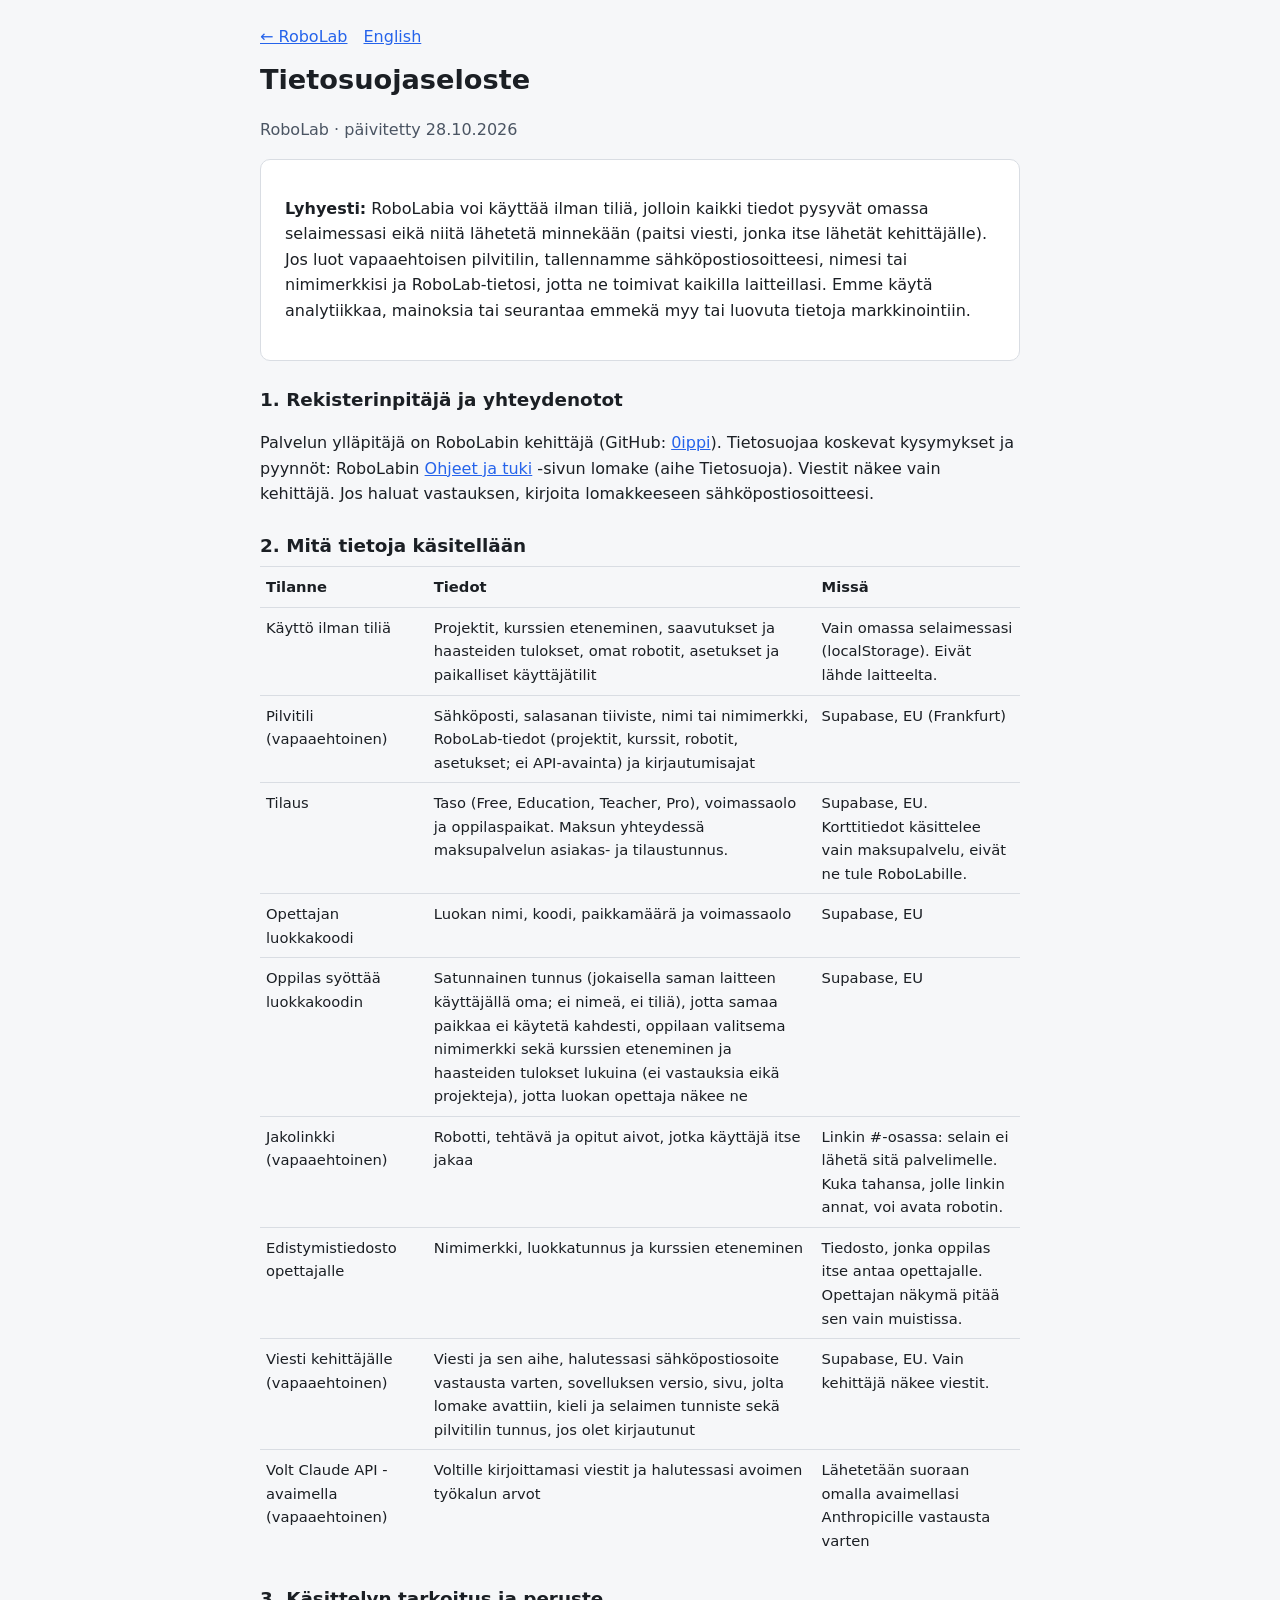
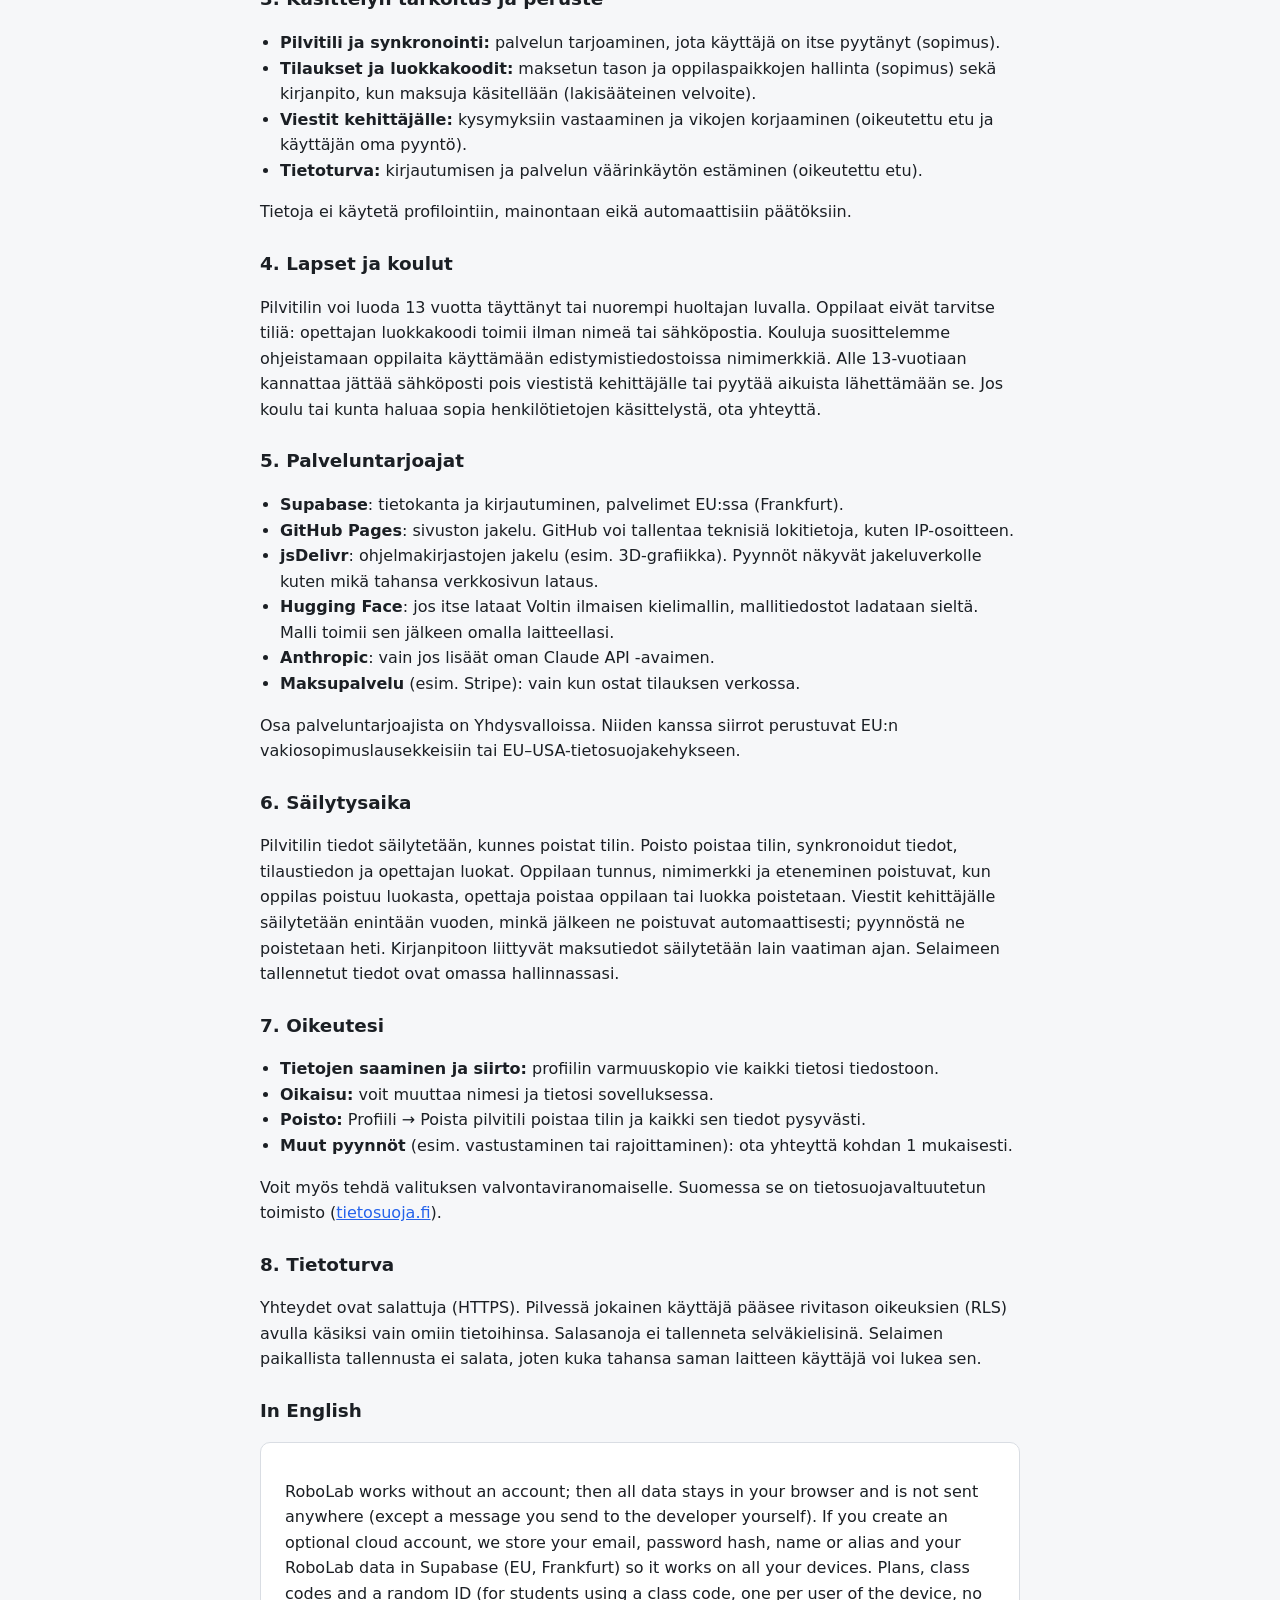
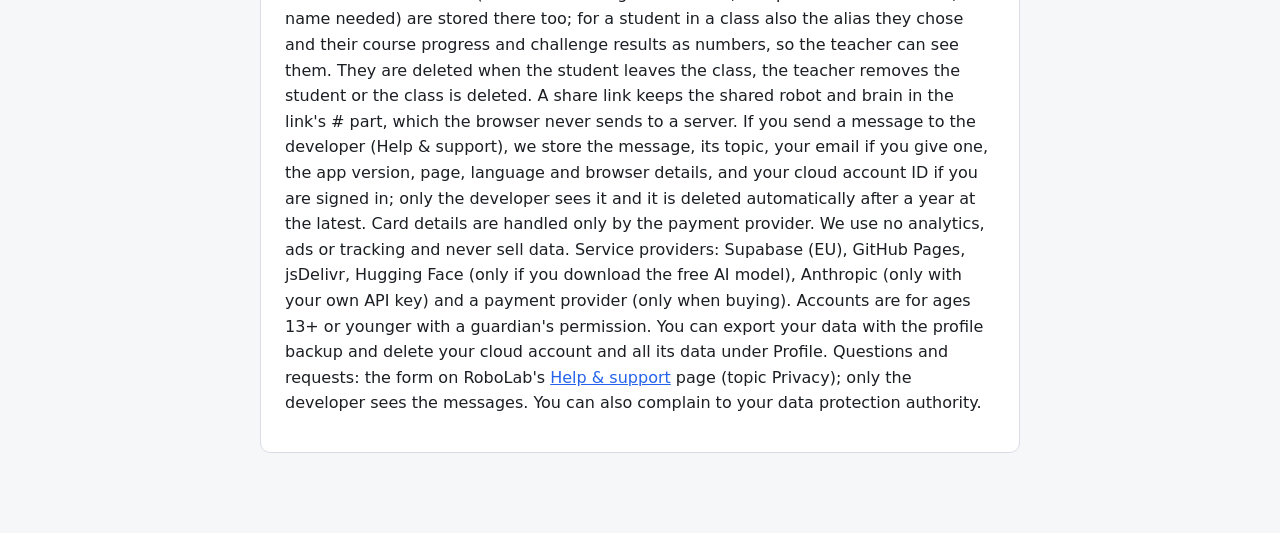
<file: tietosuoja.html>
<!doctype html>
<html lang="fi">
<head>
<meta charset="utf-8">
<meta name="viewport" content="width=device-width, initial-scale=1">
<title>Tietosuojaseloste · RoboLab</title>
<link rel="icon" href="icons/favicon-32.png">
<style>
  :root { --bg: #f6f7f9; --surface: #fff; --text: #1b1f24; --text-2: #4b5563; --border: #d9dde3; --accent: #2563eb; }
  @media (prefers-color-scheme: dark) { :root { --bg: #111418; --surface: #1a1f25; --text: #e7eaee; --text-2: #a7b0bb; --border: #2c333b; --accent: #7aa7ff; } }
  body { margin: 0; background: var(--bg); color: var(--text); font: 16px/1.6 system-ui, -apple-system, "Segoe UI", sans-serif; }
  main { max-width: 760px; margin: 0 auto; padding: 24px 16px 64px; }
  .card { background: var(--surface); border: 1px solid var(--border); border-radius: 10px; padding: 20px 24px; margin: 16px 0; }
  h1 { font-size: 1.7rem; margin: 8px 0 4px; }
  h2 { font-size: 1.15rem; margin: 24px 0 6px; }
  .meta, small { color: var(--text-2); }
  a { color: var(--accent); }
  table { border-collapse: collapse; width: 100%; font-size: .92rem; }
  th, td { text-align: left; vertical-align: top; border-top: 1px solid var(--border); padding: 8px 6px; }
  ul { padding-left: 20px; }
  nav { display: flex; gap: 16px; flex-wrap: wrap; }
</style>
</head>
<body>
<main>
  <nav><a href="./">← RoboLab</a><a href="#en">English</a></nav>
  <h1>Tietosuojaseloste</h1>
  <p class="meta">RoboLab · päivitetty 28.10.2026</p>

  <div class="card">
    <p><b>Lyhyesti:</b> RoboLabia voi käyttää ilman tiliä, jolloin kaikki tiedot pysyvät omassa selaimessasi eikä niitä lähetetä minnekään (paitsi viesti, jonka itse lähetät kehittäjälle). Jos luot vapaaehtoisen pilvitilin, tallennamme sähköpostiosoitteesi, nimesi tai nimimerkkisi ja RoboLab-tietosi, jotta ne toimivat kaikilla laitteillasi. Emme käytä analytiikkaa, mainoksia tai seurantaa emmekä myy tai luovuta tietoja markkinointiin.</p>
  </div>

  <h2>1. Rekisterinpitäjä ja yhteydenotot</h2>
  <p>Palvelun ylläpitäjä on RoboLabin kehittäjä (GitHub: <a href="https://github.com/0ippi">0ippi</a>). Tietosuojaa koskevat kysymykset ja pyynnöt: RoboLabin <a href="index.html#/help">Ohjeet ja tuki</a> -sivun lomake (aihe Tietosuoja). Viestit näkee vain kehittäjä. Jos haluat vastauksen, kirjoita lomakkeeseen sähköpostiosoitteesi.</p>

  <h2>2. Mitä tietoja käsitellään</h2>
  <table>
    <tr><th>Tilanne</th><th>Tiedot</th><th>Missä</th></tr>
    <tr><td>Käyttö ilman tiliä</td><td>Projektit, kurssien eteneminen, saavutukset ja haasteiden tulokset, omat robotit, asetukset ja paikalliset käyttäjätilit</td><td>Vain omassa selaimessasi (localStorage). Eivät lähde laitteelta.</td></tr>
    <tr><td>Pilvitili (vapaaehtoinen)</td><td>Sähköposti, salasanan tiiviste, nimi tai nimimerkki, RoboLab-tiedot (projektit, kurssit, robotit, asetukset; ei API-avainta) ja kirjautumisajat</td><td>Supabase, EU (Frankfurt)</td></tr>
    <tr><td>Tilaus</td><td>Taso (Free, Education, Teacher, Pro), voimassaolo ja oppilaspaikat. Maksun yhteydessä maksupalvelun asiakas- ja tilaustunnus.</td><td>Supabase, EU. Korttitiedot käsittelee vain maksupalvelu, eivät ne tule RoboLabille.</td></tr>
    <tr><td>Opettajan luokkakoodi</td><td>Luokan nimi, koodi, paikkamäärä ja voimassaolo</td><td>Supabase, EU</td></tr>
    <tr><td>Oppilas syöttää luokkakoodin</td><td>Satunnainen tunnus (jokaisella saman laitteen käyttäjällä oma; ei nimeä, ei tiliä), jotta samaa paikkaa ei käytetä kahdesti, oppilaan valitsema nimimerkki sekä kurssien eteneminen ja haasteiden tulokset lukuina (ei vastauksia eikä projekteja), jotta luokan opettaja näkee ne</td><td>Supabase, EU</td></tr>
    <tr><td>Jakolinkki (vapaaehtoinen)</td><td>Robotti, tehtävä ja opitut aivot, jotka käyttäjä itse jakaa</td><td>Linkin #-osassa: selain ei lähetä sitä palvelimelle. Kuka tahansa, jolle linkin annat, voi avata robotin.</td></tr>
    <tr><td>Edistymistiedosto opettajalle</td><td>Nimimerkki, luokkatunnus ja kurssien eteneminen</td><td>Tiedosto, jonka oppilas itse antaa opettajalle. Opettajan näkymä pitää sen vain muistissa.</td></tr>
    <tr><td>Viesti kehittäjälle (vapaaehtoinen)</td><td>Viesti ja sen aihe, halutessasi sähköpostiosoite vastausta varten, sovelluksen versio, sivu, jolta lomake avattiin, kieli ja selaimen tunniste sekä pilvitilin tunnus, jos olet kirjautunut</td><td>Supabase, EU. Vain kehittäjä näkee viestit.</td></tr>
    <tr><td>Volt Claude API -avaimella (vapaaehtoinen)</td><td>Voltille kirjoittamasi viestit ja halutessasi avoimen työkalun arvot</td><td>Lähetetään suoraan omalla avaimellasi Anthropicille vastausta varten</td></tr>
  </table>

  <h2>3. Käsittelyn tarkoitus ja peruste</h2>
  <ul>
    <li><b>Pilvitili ja synkronointi:</b> palvelun tarjoaminen, jota käyttäjä on itse pyytänyt (sopimus).</li>
    <li><b>Tilaukset ja luokkakoodit:</b> maksetun tason ja oppilaspaikkojen hallinta (sopimus) sekä kirjanpito, kun maksuja käsitellään (lakisääteinen velvoite).</li>
    <li><b>Viestit kehittäjälle:</b> kysymyksiin vastaaminen ja vikojen korjaaminen (oikeutettu etu ja käyttäjän oma pyyntö).</li>
    <li><b>Tietoturva:</b> kirjautumisen ja palvelun väärinkäytön estäminen (oikeutettu etu).</li>
  </ul>
  <p>Tietoja ei käytetä profilointiin, mainontaan eikä automaattisiin päätöksiin.</p>

  <h2>4. Lapset ja koulut</h2>
  <p>Pilvitilin voi luoda 13 vuotta täyttänyt tai nuorempi huoltajan luvalla. Oppilaat eivät tarvitse tiliä: opettajan luokkakoodi toimii ilman nimeä tai sähköpostia. Kouluja suosittelemme ohjeistamaan oppilaita käyttämään edistymistiedostoissa nimimerkkiä. Alle 13-vuotiaan kannattaa jättää sähköposti pois viestistä kehittäjälle tai pyytää aikuista lähettämään se. Jos koulu tai kunta haluaa sopia henkilötietojen käsittelystä, ota yhteyttä.</p>

  <h2>5. Palveluntarjoajat</h2>
  <ul>
    <li><b>Supabase</b>: tietokanta ja kirjautuminen, palvelimet EU:ssa (Frankfurt).</li>
    <li><b>GitHub Pages</b>: sivuston jakelu. GitHub voi tallentaa teknisiä lokitietoja, kuten IP-osoitteen.</li>
    <li><b>jsDelivr</b>: ohjelmakirjastojen jakelu (esim. 3D-grafiikka). Pyynnöt näkyvät jakeluverkolle kuten mikä tahansa verkkosivun lataus.</li>
    <li><b>Hugging Face</b>: jos itse lataat Voltin ilmaisen kielimallin, mallitiedostot ladataan sieltä. Malli toimii sen jälkeen omalla laitteellasi.</li>
    <li><b>Anthropic</b>: vain jos lisäät oman Claude API -avaimen.</li>
    <li><b>Maksupalvelu</b> (esim. Stripe): vain kun ostat tilauksen verkossa.</li>
  </ul>
  <p>Osa palveluntarjoajista on Yhdysvalloissa. Niiden kanssa siirrot perustuvat EU:n vakiosopimuslausekkeisiin tai EU–USA-tietosuojakehykseen.</p>

  <h2>6. Säilytysaika</h2>
  <p>Pilvitilin tiedot säilytetään, kunnes poistat tilin. Poisto poistaa tilin, synkronoidut tiedot, tilaustiedon ja opettajan luokat. Oppilaan tunnus, nimimerkki ja eteneminen poistuvat, kun oppilas poistuu luokasta, opettaja poistaa oppilaan tai luokka poistetaan. Viestit kehittäjälle säilytetään enintään vuoden, minkä jälkeen ne poistuvat automaattisesti; pyynnöstä ne poistetaan heti. Kirjanpitoon liittyvät maksutiedot säilytetään lain vaatiman ajan. Selaimeen tallennetut tiedot ovat omassa hallinnassasi.</p>

  <h2>7. Oikeutesi</h2>
  <ul>
    <li><b>Tietojen saaminen ja siirto:</b> profiilin varmuuskopio vie kaikki tietosi tiedostoon.</li>
    <li><b>Oikaisu:</b> voit muuttaa nimesi ja tietosi sovelluksessa.</li>
    <li><b>Poisto:</b> Profiili → Poista pilvitili poistaa tilin ja kaikki sen tiedot pysyvästi.</li>
    <li><b>Muut pyynnöt</b> (esim. vastustaminen tai rajoittaminen): ota yhteyttä kohdan 1 mukaisesti.</li>
  </ul>
  <p>Voit myös tehdä valituksen valvontaviranomaiselle. Suomessa se on tietosuojavaltuutetun toimisto (<a href="https://tietosuoja.fi">tietosuoja.fi</a>).</p>

  <h2>8. Tietoturva</h2>
  <p>Yhteydet ovat salattuja (HTTPS). Pilvessä jokainen käyttäjä pääsee rivitason oikeuksien (RLS) avulla käsiksi vain omiin tietoihinsa. Salasanoja ei tallenneta selväkielisinä. Selaimen paikallista tallennusta ei salata, joten kuka tahansa saman laitteen käyttäjä voi lukea sen.</p>

  <h2 id="en">In English</h2>
  <div class="card">
    <p>RoboLab works without an account; then all data stays in your browser and is not sent anywhere (except a message you send to the developer yourself). If you create an optional cloud account, we store your email, password hash, name or alias and your RoboLab data in Supabase (EU, Frankfurt) so it works on all your devices. Plans, class codes and a random ID (for students using a class code, one per user of the device, no name needed) are stored there too; for a student in a class also the alias they chose and their course progress and challenge results as numbers, so the teacher can see them. They are deleted when the student leaves the class, the teacher removes the student or the class is deleted. A share link keeps the shared robot and brain in the link's # part, which the browser never sends to a server. If you send a message to the developer (Help &amp; support), we store the message, its topic, your email if you give one, the app version, page, language and browser details, and your cloud account ID if you are signed in; only the developer sees it and it is deleted automatically after a year at the latest. Card details are handled only by the payment provider. We use no analytics, ads or tracking and never sell data. Service providers: Supabase (EU), GitHub Pages, jsDelivr, Hugging Face (only if you download the free AI model), Anthropic (only with your own API key) and a payment provider (only when buying). Accounts are for ages 13+ or younger with a guardian's permission. You can export your data with the profile backup and delete your cloud account and all its data under Profile. Questions and requests: the form on RoboLab's <a href="index.html#/help">Help &amp; support</a> page (topic Privacy); only the developer sees the messages. You can also complain to your data protection authority.</p>
  </div>
</main>
</body>
</html>
</file>
<file: styles.css>
/* ===== Teemat ===== */
:root, [data-theme="graphite"] {
  --bg: #0f1115; --bg-2: #14171c; --surface: #181b21; --surface-2: #1f232a; --hover: #252a32;
  --border: #2a2f37; --border-strong: #3a404a;
  --text: #e6e8eb; --text-2: #a4abb6; --text-3: #6f7782;
  --accent-default: #4c8dff; --ok: #3ecf8e; --warn: #f5b84a; --err: #f2555a;
  --grid: rgba(255,255,255,.04); --shadow: 0 10px 30px rgba(0,0,0,.45);
  color-scheme: dark;
}
[data-theme="light"] {
  --bg: #f4f5f7; --bg-2: #eceef1; --surface: #ffffff; --surface-2: #f7f8fa; --hover: #eef0f3;
  --border: #e1e4e8; --border-strong: #cdd2d9;
  --text: #16191d; --text-2: #4f5761; --text-3: #8a929c;
  --accent-default: #2563eb; --ok: #16a34a; --warn: #c27c0e; --err: #dc2626;
  --grid: rgba(0,0,0,.05); --shadow: 0 10px 30px rgba(20,25,35,.12);
  color-scheme: light;
}
[data-theme="midnight"] {
  --bg: #0a0f1e; --bg-2: #0e1427; --surface: #111a30; --surface-2: #17213b; --hover: #1d2947;
  --border: #22304f; --border-strong: #31426a;
  --text: #e3e9f7; --text-2: #9eabc9; --text-3: #66749a;
  --accent-default: #7c9cff; --ok: #4fd1a5; --warn: #ffc65c; --err: #ff6b81;
  --grid: rgba(124,156,255,.06); --shadow: 0 10px 30px rgba(0,0,0,.5);
  color-scheme: dark;
}
[data-theme="solarized"] {
  --bg: #002b36; --bg-2: #01313d; --surface: #073642; --surface-2: #0b3f4c; --hover: #104856;
  --border: #154d5b; --border-strong: #20606f;
  --text: #eee8d5; --text-2: #93a1a1; --text-3: #657b83;
  --accent-default: #2aa198; --ok: #859900; --warn: #b58900; --err: #dc322f;
  --grid: rgba(147,161,161,.07); --shadow: 0 10px 30px rgba(0,0,0,.4);
  color-scheme: dark;
}
[data-theme="terminal"] {
  --bg: #050805; --bg-2: #080d08; --surface: #0b120b; --surface-2: #101a10; --hover: #142214;
  --border: #1a2e1a; --border-strong: #26452a;
  --text: #c8f7c5; --text-2: #7fbf7c; --text-3: #4c7a4a;
  --accent-default: #39ff7a; --ok: #39ff7a; --warn: #e6ff4a; --err: #ff5f56;
  --grid: rgba(57,255,122,.06); --shadow: 0 10px 30px rgba(0,0,0,.6);
  color-scheme: dark;
}
[data-theme="sand"] {
  --bg: #f3efe7; --bg-2: #ebe5da; --surface: #fbf8f2; --surface-2: #f4efe6; --hover: #ece5d8;
  --border: #ddd4c4; --border-strong: #c9bea9;
  --text: #2b2620; --text-2: #635a4e; --text-3: #988d7d;
  --accent-default: #c2410c; --ok: #4d7c0f; --warn: #b45309; --err: #b91c1c;
  --grid: rgba(80,60,30,.06); --shadow: 0 10px 30px rgba(60,45,20,.12);
  color-scheme: light;
}
[data-theme="contrast"] {
  --bg: #000; --bg-2: #000; --surface: #000; --surface-2: #0d0d0d; --hover: #1a1a1a;
  --border: #fff; --border-strong: #fff;
  --text: #fff; --text-2: #fff; --text-3: #d0d0d0;
  --accent-default: #ffd400; --ok: #00ff66; --warn: #ffd400; --err: #ff4d4d;
  --grid: rgba(255,255,255,.12); --shadow: none;
  color-scheme: dark;
}

:root {
  --accent: var(--accent-user, var(--accent-default));
  --accent-soft: color-mix(in srgb, var(--accent) 16%, transparent);
  --radius: 10px; --radius-lg: 14px;
  --pad: 16px; --row: 36px;
  --sidebar-w: 248px;
  --mono: ui-monospace, "Cascadia Code", "JetBrains Mono", Consolas, monospace;
  --sans: "Inter", system-ui, -apple-system, "Segoe UI", Roboto, sans-serif;
  font-size: calc(14px * var(--scale, 1));
}
[data-density="compact"] { --pad: 12px; --row: 30px; }
[data-density="spacious"] { --pad: 22px; --row: 42px; }
[data-radius="sharp"] { --radius: 3px; --radius-lg: 4px; }
[data-radius="round"] { --radius: 14px; --radius-lg: 20px; }
[data-font="mono"] { --sans: var(--mono); }
[data-motion="reduced"] *, [data-motion="reduced"] *::before { transition: none !important; animation: none !important; }

/* ===== Perusta ===== */
* { box-sizing: border-box; }
[hidden] { display: none !important; } /* hidden-attribuutti voittaa luokkien display-arvot */
html, body { height: 100%; }
body {
  margin: 0; background: var(--bg); color: var(--text);
  font-family: var(--sans); font-size: 1rem; line-height: 1.5;
  -webkit-font-smoothing: antialiased;
}
a { color: inherit; text-decoration: none; }
button, input, select { font: inherit; color: inherit; }
kbd {
  font-family: var(--mono); font-size: .75rem; padding: 1px 6px; border-radius: 5px;
  background: var(--surface-2); border: 1px solid var(--border); color: var(--text-2);
}
.ico { width: 18px; height: 18px; fill: none; stroke: currentColor; stroke-width: 1.8; stroke-linecap: round; stroke-linejoin: round; flex: none; }
:focus-visible { outline: 2px solid var(--accent); outline-offset: 2px; }

/* ===== Asettelu ===== */
.app { display: flex; height: 100vh; overflow: hidden; }
.sidebar {
  width: var(--sidebar-w); flex: none; display: flex; flex-direction: column;
  background: var(--bg-2); border-right: 1px solid var(--border);
  transition: width .2s ease, transform .2s ease;
}
.main { flex: 1; min-width: 0; display: flex; flex-direction: column; }
.content { flex: 1; overflow: auto; padding: calc(var(--pad) * 1.75); }

.app.collapsed .sidebar { width: 64px; }
.app.collapsed .brand-text, .app.collapsed .nav-group-title,
.app.collapsed .nav-item .label, .app.collapsed .nav-item .badge { display: none; }
.app.collapsed .nav-item { justify-content: center; padding: 0; }
.app.collapsed .brand { justify-content: center; padding-inline: 0; }

/* Brändi */
.brand { display: flex; align-items: center; gap: 10px; padding: 16px 16px 12px; }
.brand-mark {
  width: 34px; height: 34px; border-radius: 9px; display: grid; place-items: center; flex: none;
  background: var(--accent); color: var(--bg);
}
.brand-mark svg:not(.robot) { width: 22px; height: 22px; fill: none; stroke: currentColor; stroke-width: 1.8; stroke-linecap: round; }
.brand-mark svg:not(.robot) circle { fill: currentColor; stroke: none; }
.brand-mark.volt { background: none; width: 40px; height: 40px; }
.brand-text { display: flex; flex-direction: column; line-height: 1.2; }
.brand-text strong { font-size: 1.05rem; letter-spacing: -.01em; }
.brand-text span { font-size: .78rem; color: var(--text-3); }

/* Navigaatio */
.nav { flex: 1; overflow: auto; padding: 4px 10px; }
.nav-group-title {
  font-size: .7rem; text-transform: uppercase; letter-spacing: .08em; color: var(--text-3);
  padding: 14px 10px 6px; font-weight: 600;
}
.nav-item {
  display: flex; align-items: center; gap: 10px; height: var(--row); padding: 0 10px;
  border-radius: 8px; color: var(--text-2); cursor: pointer; position: relative;
}
.nav-item:hover { background: var(--hover); color: var(--text); }
.nav-item.active { background: var(--accent-soft); color: var(--text); }
.nav-item.active .ico { color: var(--accent); }
.nav-item .label { flex: 1; white-space: nowrap; overflow: hidden; text-overflow: ellipsis; }
.badge {
  font-size: .66rem; padding: 1px 6px; border-radius: 99px; font-weight: 600;
  background: var(--surface-2); color: var(--text-3); border: 1px solid var(--border);
}
.badge.ok { color: var(--ok); border-color: color-mix(in srgb, var(--ok) 40%, transparent); background: color-mix(in srgb, var(--ok) 10%, transparent); }
.sidebar-footer { padding: 10px; border-top: 1px solid var(--border); }

/* Yläpalkki */
.topbar {
  height: 56px; flex: none; display: flex; align-items: center; gap: 12px; padding: 0 16px;
  border-bottom: 1px solid var(--border); background: var(--bg);
}
.icon-btn {
  width: 34px; height: 34px; display: grid; place-items: center; border-radius: 8px;
  background: transparent; border: 1px solid transparent; color: var(--text-2); cursor: pointer;
}
.icon-btn:hover { background: var(--hover); color: var(--text); }
.crumbs { display: flex; align-items: center; gap: 8px; color: var(--text-3); font-size: .9rem; white-space: nowrap; overflow: hidden; }
.crumbs b { color: var(--text); font-weight: 600; }
/* Mallivalitsin: kokoontaitettavat osiot (Hahmot / Perusmallit / Omat robotit) */
.mpick { position: relative; min-width: 0; }
.mpick-btn {
  width: 100%; display: flex; align-items: center; gap: 8px; min-height: 36px; padding: 4px 10px; font: inherit; text-align: left; cursor: pointer;
  color: var(--text); background: var(--surface-2); border: 1px solid var(--border-strong); border-radius: var(--radius);
}
.mpick-btn:hover { border-color: var(--accent); }
.mpick-label { flex: 1; min-width: 0; overflow: hidden; text-overflow: ellipsis; white-space: nowrap; }
.mpick-chev { color: var(--text-3); font-size: .8rem; }
.mpick-av { flex: none; display: grid; place-items: center; width: 26px; height: 26px; }
.mpick-pop {
  position: absolute; z-index: 40; left: 0; right: 0; top: calc(100% + 4px); min-width: 260px; max-height: 420px; overflow: auto; padding: 6px;
  background: var(--surface); border: 1px solid var(--border-strong); border-radius: var(--radius-lg); box-shadow: var(--shadow);
}
.mpick-sec + .mpick-sec { border-top: 1px solid var(--border); margin-top: 4px; padding-top: 4px; }
.mpick-sec summary { display: flex; align-items: center; gap: 6px; padding: 6px 8px; cursor: pointer; font-size: .74rem; font-weight: 700; text-transform: uppercase; letter-spacing: .05em; color: var(--text-2); border-radius: 6px; list-style: none; }
.mpick-sec summary::-webkit-details-marker { display: none; }
.mpick-sec summary::before { content: "▸"; font-size: .8rem; transition: transform .15s; }
.mpick-sec[open] summary::before { transform: rotate(90deg); }
.mpick-sec summary span { flex: 1; }
.mpick-sec summary small { font-weight: 600; color: var(--text-3); background: var(--surface-2); border-radius: 99px; padding: 0 7px; }
.mpick-sec summary:hover { background: var(--hover); }
.mpick-sec.own summary { color: var(--accent); }
.mpick-row { display: flex; align-items: center; gap: 2px; border-radius: 8px; }
.mpick-row.on { background: var(--accent-soft); }
.mpick-item { flex: 1; min-width: 0; display: flex; align-items: center; gap: 8px; padding: 6px 8px; font: inherit; text-align: left; cursor: pointer; color: var(--text); background: none; border: 0; border-radius: 8px; }
.mpick-item:hover { background: var(--hover); }
.mpick-item b { display: block; font-weight: 600; font-size: .88rem; }
.mpick-item small { display: block; color: var(--text-3); font-size: .74rem; overflow: hidden; text-overflow: ellipsis; white-space: nowrap; max-width: 300px; }
.mpick-mini { flex: none; width: 28px; height: 28px; border: 0; background: none; color: var(--text-3); cursor: pointer; border-radius: 6px; }
.mpick-mini:hover { background: var(--hover); color: var(--text); }
.mpick-empty { margin: 4px 8px 6px; font-size: .8rem; color: var(--text-3); }
.mpick-action { margin: 4px 8px 6px; font: inherit; font-size: .84rem; font-weight: 600; color: var(--accent); background: none; border: 1px dashed var(--border-strong); border-radius: 8px; padding: 6px 10px; cursor: pointer; }
.mpick-action:hover { border-color: var(--accent); }
.rsb-bar .mpick { width: 260px; }
.field-ctl .mpick { flex: 1; }
.view-tools .mpick { width: 230px; font-size: .86rem; text-transform: none; letter-spacing: 0; }
.view-tools .mpick-btn { min-height: 28px; padding: 2px 8px; }
.view-tools .mpick-pop { left: auto; right: 0; }

.update-bar {
  position: fixed; left: 50%; bottom: 20px; transform: translateX(-50%); z-index: 60;
  display: flex; align-items: center; gap: 10px; width: min(560px, calc(100vw - 32px)); padding: 12px 14px;
  background: var(--surface); border: 1px solid var(--accent); border-radius: var(--radius-lg); box-shadow: var(--shadow);
}
.update-bar > div { flex: 1; min-width: 0; display: flex; flex-direction: column; gap: 2px; font-size: .86rem; }
.update-bar span { color: var(--text-2); font-size: .8rem; overflow: hidden; text-overflow: ellipsis; white-space: nowrap; }
.update-bar .btn { flex: none; }
.wn-list { max-height: 60vh; overflow: auto; }
.wn-list section + section { border-top: 1px solid var(--border); margin-top: 10px; padding-top: 10px; }
.wn-list h3 { margin: 0 0 6px; font-size: .92rem; }
.wn-list h3 small { color: var(--text-3); font-weight: 400; margin-left: 6px; }
.wn-list ul { margin: 0; padding-left: 18px; color: var(--text-2); font-size: .86rem; line-height: 1.55; }
.install-btn { flex: none; height: 34px; }
.install-btn[hidden] { display: none; }
@media (display-mode: standalone) { .install-btn { display: none; } }
@media (max-width: 640px) { .install-btn span { display: none; } }
.search {
  margin-left: auto; display: flex; align-items: center; gap: 8px; height: 34px; padding: 0 8px 0 10px;
  width: min(320px, 34vw); border-radius: 8px; cursor: pointer; color: var(--text-3);
  background: var(--surface); border: 1px solid var(--border);
}
.search span { flex: 1; text-align: left; white-space: nowrap; overflow: hidden; text-overflow: ellipsis; }
.search:hover { border-color: var(--border-strong); }
.topbar-right { display: flex; align-items: center; gap: 8px; }
.pill {
  display: inline-flex; align-items: center; gap: 7px; height: 28px; padding: 0 10px; border-radius: 99px;
  font-size: .8rem; color: var(--text-2); background: var(--surface); border: 1px solid var(--border); white-space: nowrap;
}
.dot { width: 7px; height: 7px; border-radius: 50%; background: var(--text-3); display: inline-block; }
.dot.on { background: var(--ok); box-shadow: 0 0 0 3px color-mix(in srgb, var(--ok) 25%, transparent); }

/* Tilarivi */
.statusbar {
  height: 28px; flex: none; display: flex; align-items: center; gap: 18px; padding: 0 16px;
  font-size: .75rem; color: var(--text-3); border-top: 1px solid var(--border); background: var(--bg-2);
  font-family: var(--mono); white-space: nowrap; overflow: hidden;
}
.statusbar .spacer { flex: 1; }

/* ===== Sisältö ===== */
.page-head { display: flex; align-items: flex-end; gap: 16px; margin-bottom: calc(var(--pad) * 1.5); flex-wrap: wrap; }
.page-head h1 { margin: 0; font-size: 1.6rem; letter-spacing: -.02em; }
.page-head p { margin: 4px 0 0; color: var(--text-2); max-width: 70ch; }
.page-head .actions { margin-left: auto; display: flex; gap: 8px; }

.grid { display: grid; gap: var(--pad); grid-template-columns: repeat(auto-fill, minmax(260px, 1fr)); }
.card {
  background: var(--surface); border: 1px solid var(--border); border-radius: var(--radius-lg);
  padding: calc(var(--pad) * 1.15);
}
.card h3 { margin: 0 0 4px; font-size: 1rem; }
.card p { margin: 0; color: var(--text-2); font-size: .9rem; }
a.card { display: flex; flex-direction: column; gap: 12px; transition: border-color .15s, transform .15s; }
a.card:hover { border-color: var(--accent); transform: translateY(-1px); }
.card-icon {
  width: 38px; height: 38px; border-radius: 10px; display: grid; place-items: center;
  background: var(--accent-soft); color: var(--accent);
}
.card-foot { margin-top: auto; display: flex; align-items: center; justify-content: space-between; font-size: .8rem; color: var(--text-3); }

.stats { display: grid; gap: var(--pad); grid-template-columns: repeat(auto-fit, minmax(170px, 1fr)); margin-bottom: calc(var(--pad) * 1.5); }
.stat { padding: var(--pad); }
.stat .k { font-size: .78rem; color: var(--text-3); text-transform: uppercase; letter-spacing: .06em; }
.stat .v { font-size: 1.5rem; font-weight: 650; margin-top: 4px; font-family: var(--mono); }
.section-title { font-size: .8rem; text-transform: uppercase; letter-spacing: .08em; color: var(--text-3); margin: 0 0 10px; font-weight: 600; }

.btn {
  display: inline-flex; align-items: center; gap: 8px; height: 34px; padding: 0 14px; border-radius: 8px;
  font-weight: 550; cursor: pointer; border: 1px solid var(--border); background: var(--surface); color: var(--text);
}
.btn:hover { background: var(--hover); }
.btn.primary { background: var(--accent); border-color: var(--accent); color: var(--bg); }
.btn.primary:hover { filter: brightness(1.08); }
.btn.danger { color: var(--err); }

/* Työkalun paikkasivu */
.workspace {
  display: grid; grid-template-columns: 1fr 300px; gap: var(--pad); min-height: 460px;
}
.viewport {
  border: 1px solid var(--border); border-radius: var(--radius-lg); position: relative; overflow: hidden;
  background-color: var(--surface);
  background-image:
    linear-gradient(var(--grid) 1px, transparent 1px),
    linear-gradient(90deg, var(--grid) 1px, transparent 1px);
  background-size: var(--grid-px, 24px) var(--grid-px, 24px);
  display: grid; place-items: center; text-align: center; padding: 24px;
}
.viewport .empty h3 { margin: 12px 0 4px; }
.viewport .empty p { color: var(--text-2); margin: 0; }
.viewport .axes { position: absolute; left: 16px; bottom: 16px; font-family: var(--mono); font-size: .72rem; }
.viewport .axes svg { width: 56px; height: 56px; }
.panel h4 { margin: 0 0 10px; font-size: .85rem; }
.panel ul { margin: 0; padding-left: 18px; color: var(--text-2); font-size: .9rem; }
.panel li { margin: 4px 0; }

/* ===== Asetukset ===== */
.adv-toggle {
  margin-left: auto; display: flex; align-items: center; gap: 12px; cursor: pointer;
  padding: 8px 12px; border-radius: var(--radius); background: var(--surface); border: 1px solid var(--border);
}
.adv-toggle > span:first-child { display: flex; flex-direction: column; line-height: 1.3; }
.adv-toggle small { color: var(--text-3); font-size: .78rem; }
.settings { display: grid; grid-template-columns: 200px 1fr; gap: calc(var(--pad) * 2); align-items: start; }
.settings-nav { position: sticky; top: 0; display: flex; flex-direction: column; gap: 2px; }
.settings-nav a { padding: 7px 10px; border-radius: 8px; color: var(--text-2); font-size: .92rem; }
.settings-nav a:hover { background: var(--hover); color: var(--text); }
.settings-nav a.active { color: var(--text); background: var(--accent-soft); }
.settings-body { display: flex; flex-direction: column; gap: calc(var(--pad) * 1.5); min-width: 0; max-width: 860px; }
.set-section { scroll-margin-top: 12px; }
.set-section > h2 { font-size: 1.05rem; margin: 0 0 2px; }
.set-section > p { color: var(--text-2); margin: 0 0 12px; font-size: .9rem; }
.set-list { padding: 0; overflow: hidden; }
.set-row {
  display: flex; align-items: center; gap: 16px; padding: calc(var(--pad) * .85) calc(var(--pad) * 1.1);
  border-top: 1px solid var(--border);
}
.set-row:first-child { border-top: 0; }
.set-row .txt { flex: 1; min-width: 0; }
.set-row .txt b { display: block; font-weight: 550; }
.set-row .txt span { color: var(--text-3); font-size: .85rem; }
.set-row .ctl { flex: none; display: flex; align-items: center; gap: 10px; }

select, input[type="number"], input[type="text"] {
  height: 32px; padding: 0 10px; border-radius: 8px; min-width: 150px;
  background: var(--surface-2); border: 1px solid var(--border); color: var(--text);
}
input[type="number"] { min-width: 0; width: 110px; font-family: var(--mono); }
input[type="range"] { width: 160px; accent-color: var(--accent); }
.range-val { font-family: var(--mono); font-size: .85rem; color: var(--text-2); min-width: 54px; text-align: right; }

.switch { position: relative; width: 40px; height: 22px; flex: none; }
.switch input { position: absolute; opacity: 0; inset: 0; margin: 0; cursor: pointer; z-index: 1; }
.switch span {
  position: absolute; inset: 0; border-radius: 99px; background: var(--border-strong); transition: background .15s;
}
.switch span::after {
  content: ""; position: absolute; top: 3px; left: 3px; width: 16px; height: 16px; border-radius: 50%;
  background: #fff; transition: transform .15s;
}
.switch input:checked + span { background: var(--accent); }
.switch input:checked + span::after { transform: translateX(18px); }
.switch input:focus-visible + span { outline: 2px solid var(--accent); outline-offset: 2px; }

.swatches { display: flex; gap: 8px; flex-wrap: wrap; }
.swatch {
  width: 26px; height: 26px; border-radius: 50%; border: 2px solid var(--surface); cursor: pointer;
  box-shadow: 0 0 0 1px var(--border-strong);
}
.swatch.active { box-shadow: 0 0 0 2px var(--text); }
.swatch.auto { background: conic-gradient(#4c8dff, #3ecf8e, #f5b84a, #f2555a, #a78bfa, #4c8dff); }

/* Teemakortit */
.themes { display: grid; gap: 12px; grid-template-columns: repeat(auto-fill, minmax(150px, 1fr)); padding: var(--pad); }
.theme-card {
  border: 1px solid var(--border); border-radius: var(--radius); padding: 0; overflow: hidden; cursor: pointer;
  background: var(--surface-2); text-align: left;
}
.theme-card.active { border-color: var(--accent); box-shadow: 0 0 0 1px var(--accent); }
.theme-card .preview { height: 70px; display: flex; }
.theme-card .preview .s { width: 28%; }
.theme-card .preview .m { flex: 1; padding: 10px; display: flex; flex-direction: column; gap: 6px; }
.theme-card .preview i { display: block; height: 6px; border-radius: 3px; }
.theme-card .name { padding: 8px 10px; font-size: .85rem; font-weight: 550; display: flex; justify-content: space-between; }

.shortcuts { width: 100%; border-collapse: collapse; }
.shortcuts td { padding: 10px calc(var(--pad) * 1.1); border-top: 1px solid var(--border); }
.shortcuts tr:first-child td { border-top: 0; }
.shortcuts td:last-child { text-align: right; }

/* ===== Työkalut ===== */
.nav-item.planned { opacity: .55; }
.nav-item.planned:hover, .nav-item.planned.active { opacity: 1; }
.crumb-proj { color: var(--text-2); }
.crumb-proj:hover { color: var(--accent); }
a.stat:hover { border-color: var(--accent); }
.stat .v.small { font-size: 1.1rem; font-family: var(--sans); white-space: nowrap; overflow: hidden; text-overflow: ellipsis; }

.planned-list { display: flex; flex-wrap: wrap; gap: 8px; }
.planned-list a {
  display: inline-flex; align-items: center; gap: 8px; padding: 7px 12px; border-radius: 99px;
  border: 1px solid var(--border); color: var(--text-2); font-size: .88rem; background: var(--surface);
}
.planned-list a:hover { border-color: var(--border-strong); color: var(--text); }
.planned-list small { color: var(--text-3); }

.tool { display: grid; grid-template-columns: minmax(280px, 340px) 1fr; gap: var(--pad); align-items: start; }
.tool > .col { display: flex; flex-direction: column; gap: var(--pad); min-width: 0; }
.card > h3.card-title { display: flex; align-items: center; justify-content: space-between; flex-wrap: wrap; gap: 8px; margin: 0 0 12px; font-size: .95rem; }
.view-tools { flex-wrap: wrap; }
.seg.small { padding: 2px; gap: 2px; border-radius: 7px; }
.seg.small button { height: 24px; padding: 0 9px; font-size: .78rem; flex: none; }
.mini-toggle { display: inline-flex; align-items: center; gap: 5px; font-size: .78rem; font-weight: 500; color: var(--text-2); cursor: pointer; margin-right: 4px; }
.mini-toggle input { accent-color: var(--accent); margin: 0; }
.dpad { display: grid; grid-template-columns: repeat(3, 52px); grid-template-rows: repeat(2, 44px); gap: 6px; justify-content: center; margin-top: 12px; }
.dpad button {
  border-radius: 10px; border: 1px solid var(--border); background: var(--surface-2); color: var(--text);
  font-size: 1.1rem; cursor: pointer; touch-action: none; user-select: none; -webkit-user-select: none;
}
.dpad button:active, .dpad button.on { background: var(--accent-soft); border-color: var(--accent); }
.dpad .up { grid-column: 2; }
.dpad .left { grid-column: 1; grid-row: 2; }
.dpad .down { grid-column: 2; grid-row: 2; }
.dpad .right { grid-column: 3; grid-row: 2; }
.fields { display: flex; flex-direction: column; gap: 12px; }
.field { display: flex; flex-direction: column; gap: 5px; }
.field > label { font-size: .88rem; font-weight: 550; }
.field > label small { display: block; font-weight: 400; color: var(--text-3); font-size: .78rem; }
.field-ctl { display: flex; align-items: center; gap: 10px; }
.field.inline { flex-direction: row; align-items: center; justify-content: space-between; }
.field.slider input[type="range"] { flex: 1; width: auto; min-width: 0; }
.num { display: flex; align-items: center; flex: 1; min-width: 0; }
.field.slider .num { flex: none; }
.num input { flex: 1; width: 100%; min-width: 70px; }
.field.slider .num input { width: 84px; flex: none; }
.num i { font-style: normal; color: var(--text-3); font-size: .82rem; margin-left: 8px; white-space: nowrap; }
.field select { width: 100%; min-width: 0; }
input.invalid { border-color: var(--err) !important; box-shadow: 0 0 0 2px color-mix(in srgb, var(--err) 25%, transparent); }
.field-err { display: block; margin-top: 4px; color: var(--err); font-size: .78rem; }
.link-btn { background: none; border: 0; padding: 0; color: var(--accent); cursor: pointer; font-size: .85rem; font-weight: 550; }
.link-btn:hover { text-decoration: underline; }
.subhead { font-size: .72rem; text-transform: uppercase; letter-spacing: .08em; color: var(--text-3); font-weight: 600; margin: 6px 0 -4px; }

.results { display: grid; gap: 10px; grid-template-columns: repeat(auto-fill, minmax(160px, 1fr)); }
.result { padding: 12px 14px; border-radius: var(--radius); background: var(--surface-2); border: 1px solid var(--border); min-width: 0; }
.result .k { font-size: .76rem; color: var(--text-3); }
.result .v { font-size: 1.3rem; font-weight: 650; font-family: var(--mono); margin-top: 2px; overflow-wrap: anywhere; }
.result .v i { font-style: normal; font-size: .8rem; color: var(--text-3); margin-left: 5px; font-family: var(--sans); font-weight: 500; }
.result .s { font-size: .76rem; color: var(--text-3); margin-top: 2px; }
.result.warn { border-color: color-mix(in srgb, var(--warn) 50%, transparent); }
.result.err { border-color: color-mix(in srgb, var(--err) 60%, transparent); }
.result.warn .v { color: var(--warn); }
.result.err .v { color: var(--err); }

.alerts { display: flex; flex-direction: column; gap: 8px; }
.alert {
  display: flex; gap: 10px; align-items: flex-start; padding: 10px 12px; border-radius: var(--radius);
  font-size: .88rem; border: 1px solid var(--border); background: var(--surface-2);
}
.alert b {
  width: 18px; height: 18px; flex: none; border-radius: 50%; display: grid; place-items: center;
  font-size: .72rem; color: var(--bg); background: var(--text-3); margin-top: 1px;
}
.alert.err { border-color: color-mix(in srgb, var(--err) 50%, transparent); background: color-mix(in srgb, var(--err) 8%, var(--surface)); }
.alert.err b { background: var(--err); }
.alert.warn { border-color: color-mix(in srgb, var(--warn) 50%, transparent); background: color-mix(in srgb, var(--warn) 8%, var(--surface)); }
.alert.warn b { background: var(--warn); }
.alert.ok b { background: var(--ok); }
.alert.info b { background: var(--accent); }
.note { font-size: .8rem; color: var(--text-3); margin: 0; }

.plot { width: 100%; height: 280px; display: block; }
.plot.small { height: 150px; }

/* Kuormataulukko */
.loads { width: 100%; border-collapse: collapse; font-size: .88rem; }
.loads th { text-align: left; font-weight: 550; color: var(--text-3); font-size: .76rem; padding: 0 6px 6px; white-space: nowrap; }
.loads td { padding: 4px 3px; }
.loads input, .loads select { height: 30px; width: 100%; min-width: 0; padding: 0 8px; }
.loads input[type="number"] { width: 100%; }
.loads td.x { width: 30px; }
.loads td.name { min-width: 120px; } /* nimi luettavaksi: kapealla näytöllä taulukko vierii sivuttain */
.loads input[type="number"] { padding: 0 4px 0 8px; }
.del { background: none; border: 0; color: var(--text-3); cursor: pointer; font-size: 1rem; padding: 4px 8px; }
.del:hover { color: var(--err); }
.table-wrap { overflow-x: auto; }
.row-actions { display: flex; gap: 8px; flex-wrap: wrap; margin-top: 10px; }

/* Projektit */
.proj-list { display: flex; flex-direction: column; gap: 10px; }
.proj {
  display: flex; align-items: center; gap: 14px; padding: 14px 16px; cursor: pointer;
}
.proj.active { border-color: var(--accent); box-shadow: 0 0 0 1px var(--accent); }
.proj .meta { flex: 1; min-width: 0; }
.proj .meta b { display: block; }
.proj .meta span { color: var(--text-3); font-size: .82rem; }
.proj .acts { display: flex; gap: 4px; }
.proj .acts button {
  background: none; border: 1px solid transparent; border-radius: 6px; color: var(--text-2); cursor: pointer;
  padding: 4px 8px; font-size: .82rem;
}
.proj .acts button:hover { background: var(--hover); color: var(--text); }
.proj .acts button.danger:hover { color: var(--err); }
textarea {
  width: 100%; min-height: 90px; resize: vertical; padding: 10px; border-radius: 8px; font: inherit;
  background: var(--surface-2); border: 1px solid var(--border); color: var(--text);
}

/* Sarjaportti */
.terminal {
  height: 260px; overflow: auto; margin: 0; padding: 10px 12px; border-radius: var(--radius);
  background: var(--bg); border: 1px solid var(--border); font: .8rem/1.5 var(--mono); color: var(--text-2);
  white-space: pre-wrap; word-break: break-all;
}
.terminal .tx { color: var(--accent); }
.terminal .sys { color: var(--text-3); font-style: italic; }
.send-row { display: flex; gap: 8px; margin-top: 10px; }
.send-row input { flex: 1; min-width: 0; }
.conn-row { display: flex; gap: 8px; align-items: center; flex-wrap: wrap; }
.conn-row select { min-width: 120px; }

/* 3D-näkymä ja kinematiikka */
.view3 {
  width: 100%; height: 420px; display: block; touch-action: none; border-radius: var(--radius);
  background: var(--bg-2); border: 1px solid var(--border);
}
.view-tools { display: flex; gap: 6px; align-items: center; }
.view-tools button {
  height: 26px; padding: 0 9px; border-radius: 6px; font-size: .78rem; cursor: pointer;
  background: var(--surface-2); border: 1px solid var(--border); color: var(--text-2);
}
.view-tools button:hover { color: var(--text); border-color: var(--border-strong); }
.tri { display: grid; grid-template-columns: repeat(3, 1fr); gap: 8px; }
.quad { display: grid; grid-template-columns: repeat(2, 1fr); gap: 8px; }
.tri .field > label, .quad .field > label { font-size: .78rem; color: var(--text-2); }
.tri input, .quad input { min-width: 0 !important; font-family: var(--mono); }
.matrix { display: grid; grid-template-columns: repeat(3, 1fr); gap: 6px; }
.matrix input { min-width: 0; width: 100%; font-family: var(--mono); text-align: right; }
.mats { display: grid; gap: 10px; grid-template-columns: repeat(auto-fill, minmax(210px, 1fr)); }
.mat4 { font: .74rem/1.5 var(--mono); background: var(--surface-2); border: 1px solid var(--border); border-radius: 8px; padding: 8px 10px; }
.mat4 b { display: block; font-family: var(--sans); font-size: .76rem; color: var(--text-3); font-weight: 550; margin-bottom: 4px; }
.mat4 table { border-collapse: collapse; width: 100%; }
.mat4 td { text-align: right; padding: 0 4px; white-space: nowrap; }
.joint-list { display: flex; flex-direction: column; gap: 12px; }
.dh-table { width: 100%; border-collapse: collapse; font-size: .88rem; }
.dh-table th { text-align: left; font-weight: 550; color: var(--text-3); font-size: .76rem; padding: 0 4px 6px; white-space: nowrap; }
.dh-table td { padding: 3px; }
.dh-table input, .dh-table select { height: 30px; width: 100%; min-width: 64px; padding: 0 8px; font-family: var(--mono); }
.dh-table td.n { color: var(--text-3); font-family: var(--mono); width: 28px; }
.dh-table tr.sel td:first-child input { border-color: var(--accent); }
.dh-table tr.tool-row td { border-top: 1px dashed var(--border); padding-top: 8px; }

/* Ruudukkonäkymä (reittisuunnittelu, varauskartta) */
.gridview {
  width: 100%; display: block; touch-action: none; cursor: crosshair; max-height: 70vh;
  border-radius: var(--radius); background: var(--bg-2); border: 1px solid var(--border);
}
.gridview:focus-visible { outline: 2px solid var(--accent); outline-offset: 2px; }
.seg { display: flex; padding: 3px; gap: 3px; border-radius: 9px; background: var(--surface-2); border: 1px solid var(--border); }
.seg button {
  flex: 1; height: 30px; border: 0; border-radius: 6px; background: none; color: var(--text-2); cursor: pointer; font-weight: 550;
}
.seg button:hover { color: var(--text); }
.seg button.on { background: var(--surface); color: var(--text); box-shadow: 0 1px 3px rgba(0, 0, 0, .25); }
.legend { display: flex; align-items: center; gap: 6px; font-size: .76rem; font-weight: 400; color: var(--text-3); flex-wrap: wrap; }
.legend i { width: 10px; height: 10px; border-radius: 3px; display: inline-block; margin-left: 6px; }

/* Asettelu mukautuu sisältöalueen leveyteen (ei ikkunan): oppituntipaneeli ja sivupalkki kaventavat aluetta */
.content { container: content / inline-size; }
@container content (max-width: 860px) {
  .tool { grid-template-columns: 1fr !important; }
  /* Visuaalisissa työkaluissa näkymä ensin, säätimet sen alla */
  .tool.viz-first > .col:last-child { order: -1; }
}
@container content (max-width: 1150px) {
  .workspace { grid-template-columns: 1fr; }
}
@media (max-width: 860px) {
  .view3 { height: 320px; }
}

/* ===== Tilarivin napit ja dialogit ===== */
.sb-btn {
  display: grid; place-items: center; width: 22px; height: 22px; border: 0; border-radius: 5px;
  background: none; color: var(--text-3); cursor: pointer; padding: 0;
}
.sb-btn:hover { background: var(--hover); color: var(--text); }
.sb-btn .ico { width: 14px; height: 14px; }
.stat-btn { text-align: left; cursor: pointer; color: inherit; font: inherit; }
.stat-btn:hover { border-color: var(--accent); }
.stat-btn .v { display: flex; align-items: center; gap: 8px; }
.stat-btn .ico { color: var(--accent); }
.dlg { padding: 0; }
.dlg-head { display: flex; align-items: center; justify-content: space-between; padding: 14px 18px; border-bottom: 1px solid var(--border); }
.dlg-head h2 { margin: 0; font-size: 1.05rem; }
.dlg-body { max-height: 65vh; overflow: auto; }

/* ===== Otsikkorivin valikot, suosikit, selitteet ===== */
.page-head h1 { display: flex; align-items: center; gap: 6px; }
.fav { background: none; border: 0; cursor: pointer; font-size: 1.1rem; color: var(--text-3); padding: 2px 4px; border-radius: 6px; line-height: 1; }
.fav:hover { color: var(--warn); background: var(--hover); }
.fav.on { color: var(--warn); }
.fav-mini { color: var(--warn); }
.page-head .actions { flex-wrap: wrap; align-items: center; }
.menu-wrap { position: relative; }
.menu {
  position: absolute; top: calc(100% + 6px); left: 0; z-index: 30; min-width: 240px; max-width: min(340px, 90vw);
  background: var(--surface); border: 1px solid var(--border-strong); border-radius: var(--radius); box-shadow: var(--shadow);
  padding: 6px; display: flex; flex-direction: column; gap: 2px;
}
.menu.right { left: auto; right: 0; }
.menu[hidden] { display: none; }
.settings-pop { width: min(360px, 92vw); max-width: none; padding: 8px 4px 6px; }
.qs-list { display: flex; flex-direction: column; max-height: 60vh; overflow: auto; padding: 0 8px; }
.qs-row { display: flex; align-items: center; justify-content: space-between; gap: 10px; padding: 7px 0; border-top: 1px solid var(--border); }
.qs-row:first-child { border-top: 0; }
.qs-row label { font-size: .85rem; color: var(--text-2); }
.qs-ctl { display: flex; align-items: center; gap: 6px; flex: none; }
.qs-ctl select { min-width: 0; max-width: 190px; height: 30px; }
.qs-ctl input[type="range"] { width: 110px; }
.qs-foot { display: flex; align-items: center; justify-content: space-between; gap: 8px; padding: 8px 10px 2px; border-top: 1px solid var(--border); margin-top: 4px; }
.menu-title { font-size: .72rem; text-transform: uppercase; letter-spacing: .08em; color: var(--text-3); padding: 6px 10px 4px; font-weight: 600; }
.menu button {
  text-align: left; background: none; border: 0; border-radius: 7px; padding: 8px 10px; cursor: pointer; color: var(--text); font: inherit;
}
.menu button:hover, .menu button:focus-visible { background: var(--hover); outline: none; }
.menu button b { display: block; font-weight: 550; font-size: .9rem; }
.menu button small { display: block; color: var(--text-3); font-size: .78rem; }
.info-btn {
  width: 18px; height: 18px; margin-left: 6px; border-radius: 50%; border: 1px solid var(--border-strong); vertical-align: 1px;
  background: var(--surface-2); color: var(--text-2); font-size: .7rem; font-weight: 700; line-height: 1; cursor: pointer; padding: 0;
}
.info-btn:hover, .info-btn[aria-expanded="true"] { border-color: var(--accent); color: var(--accent); }
.info-pop {
  font-size: .82rem; color: var(--text-2); background: var(--accent-soft); border-left: 3px solid var(--accent);
  padding: 8px 10px; border-radius: 6px; line-height: 1.5;
}
.field.inline { flex-wrap: wrap; }
.field.inline .info-pop { flex-basis: 100%; order: 3; }

/* Seuraava askel */
.next-steps { margin-top: calc(var(--pad) * 2); }
.next-list { display: grid; gap: var(--pad); grid-template-columns: repeat(auto-fill, minmax(240px, 1fr)); }
.next-card {
  display: flex; align-items: center; gap: 12px; text-align: left; padding: 12px 14px; cursor: pointer; font: inherit; color: var(--text);
  background: var(--surface); border: 1px solid var(--border); border-radius: var(--radius-lg);
}
.next-card:hover { border-color: var(--accent); }
.next-card > .ico { color: var(--accent); }
.next-card span:nth-child(2) { flex: 1; min-width: 0; }
.next-card b { display: block; font-weight: 600; }
.next-card small { display: block; color: var(--text-3); font-size: .82rem; }

/* Kojelaudan aloitusopas */
.welcome { margin-bottom: calc(var(--pad) * 1.5); border-color: var(--accent); background: linear-gradient(135deg, var(--accent-soft), var(--surface) 60%); }
.welcome h2 { margin: 0 0 4px; font-size: 1.15rem; }
.welcome > p { margin: 0 0 14px; color: var(--text-2); }
.goal-list { display: grid; gap: 10px; grid-template-columns: repeat(auto-fit, minmax(220px, 1fr)); margin-bottom: 10px; }
.goal {
  text-align: left; padding: 14px 16px; border-radius: var(--radius); cursor: pointer; font: inherit; color: var(--text);
  background: var(--surface); border: 1px solid var(--border-strong);
}
.goal:hover { border-color: var(--accent); }
.goal b { display: block; font-size: 1rem; }
.goal small { color: var(--text-2); }

/* Tallennuksen tila */
.save-status { white-space: nowrap; }
.save-status.ok { color: var(--ok); }
.save-status.err { color: var(--err); }

/* Ruudunlukijalle tarkoitettu teksti */
.sr-only { position: absolute; width: 1px; height: 1px; padding: 0; margin: -1px; overflow: hidden; clip: rect(0, 0, 0, 0); white-space: nowrap; border: 0; }

/* Tulostettava raportti */
.print-head { display: none; }
@media print {
  @page { margin: 14mm; }
  html, body { height: auto; background: #fff !important; color: #000 !important; }
  .sidebar, .topbar, .statusbar, .ai-fab, .ai-panel, .toasts, .scrim, .next-steps, .link-btn,
  .page-head .actions, .fav, .info-btn, .row-actions, .view-tools, .seg, .dpad, .palette-backdrop { display: none !important; }
  .app, .main, .content { display: block !important; height: auto !important; overflow: visible !important; padding: 0 !important; }
  .print-head { display: block; font-size: 10pt; color: #555; border-bottom: 1px solid #ccc; padding-bottom: 6px; margin-bottom: 10px; }
  .card, .result, .alert { break-inside: avoid; box-shadow: none !important; }
  .tool { grid-template-columns: 1fr 1fr !important; }
}

/* ===== Tekoälyavustaja ===== */
.ai-fab {
  position: fixed; right: 18px; bottom: 40px; z-index: 45; display: flex; align-items: center; gap: 6px;
  height: 48px; padding: 0 18px 0 6px; border-radius: 99px; border: 1px solid var(--accent); cursor: pointer;
  background: var(--accent); color: var(--bg); font-weight: 700; font-size: .95rem; box-shadow: var(--shadow);
}
.ai-fab .robot { margin-top: -6px; }
.ai-avatar { flex: none; display: grid; place-items: center; }
.ai-hello { display: flex; justify-content: center; margin: 6px 0 10px; }
.ai-row { display: flex; gap: 8px; align-items: flex-start; align-self: flex-start; max-width: 96%; }
.ai-row .ai-msg { max-width: none; min-width: 0; }
.ai-face { flex: none; margin-top: 2px; }
.ai-fab:hover { filter: brightness(1.08); }
body.ai-open .ai-fab { display: none; }
.ai-panel {
  position: fixed; top: 0; right: 0; bottom: 0; z-index: 46; width: min(420px, 100vw);
  display: flex; flex-direction: column; background: var(--surface); border-left: 1px solid var(--border-strong);
  box-shadow: var(--shadow);
}
.ai-panel[hidden] { display: none; }
.ai-head { display: flex; align-items: center; justify-content: space-between; gap: 10px; padding: 12px 14px; border-bottom: 1px solid var(--border); }
.ai-title { display: flex; align-items: center; gap: 10px; min-width: 0; }
.ai-title .card-icon { width: 32px; height: 32px; flex: none; }
.ai-title b { display: block; }
.ai-title small { display: block; color: var(--text-3); font-size: .78rem; white-space: nowrap; overflow: hidden; text-overflow: ellipsis; }
.ai-actions { display: flex; gap: 2px; }
.ai-list { flex: 1; overflow: auto; padding: 14px; display: flex; flex-direction: column; gap: 10px; }
.ai-msg { max-width: 92%; padding: 10px 13px; border-radius: 12px; font-size: .92rem; line-height: 1.55; overflow-wrap: anywhere; }
.ai-msg.user { align-self: flex-end; background: var(--accent-soft); border: 1px solid color-mix(in srgb, var(--accent) 35%, transparent); }
.ai-msg.assistant { align-self: flex-start; background: var(--surface-2); border: 1px solid var(--border); }
.ai-msg p { margin: 0 0 8px; } .ai-msg p:last-child { margin-bottom: 0; }
.ai-msg ul, .ai-msg ol { margin: 4px 0 8px; padding-left: 20px; }
.ai-msg h4 { margin: 8px 0 4px; font-size: .92rem; }
.ai-msg code { font-family: var(--mono); font-size: .85em; background: var(--bg); padding: 1px 5px; border-radius: 4px; border: 1px solid var(--border); }
.ai-msg pre { background: var(--bg); border: 1px solid var(--border); border-radius: 8px; padding: 8px 10px; overflow-x: auto; margin: 6px 0; }
.ai-msg pre code { border: 0; padding: 0; background: none; }
.ai-typing { color: var(--text-3); font-style: italic; }
.ai-empty { color: var(--text-2); font-size: .92rem; }
.ai-empty p { margin: 0 0 12px; }
.ai-chips { display: flex; flex-wrap: wrap; gap: 6px; margin: 8px 0 4px; }
.chip {
  display: inline-flex; align-items: center; gap: 6px; padding: 6px 11px; border-radius: 99px; cursor: pointer;
  font-size: .84rem; text-align: left; background: var(--surface); border: 1px solid var(--border-strong); color: var(--text);
}
.chip:hover { border-color: var(--accent); }
.chip .ico { width: 14px; height: 14px; color: var(--accent); }
.ai-form { display: flex; gap: 8px; padding: 12px 14px 4px; border-top: 1px solid var(--border); }
.ai-form textarea { min-height: 44px; max-height: 160px; flex: 1; }
.ai-form .btn { align-self: flex-end; }
.btn.danger.primary { background: var(--err); border-color: var(--err); }
.ai-foot { margin: 0; padding: 4px 14px 12px; font-size: .74rem; color: var(--text-3); }
@media (max-width: 860px) { .ai-fab span { display: none; } .ai-fab { padding: 0 12px; bottom: 36px; } }

/* ===== Komentopaletti ===== */
.palette-backdrop {
  position: fixed; inset: 0; background: rgba(0,0,0,.45); display: flex; justify-content: center;
  align-items: flex-start; padding-top: 12vh; z-index: 50;
}
.palette-backdrop[hidden] { display: none; }
.palette {
  width: min(560px, calc(100vw - 32px)); background: var(--surface); border: 1px solid var(--border-strong);
  border-radius: var(--radius-lg); box-shadow: var(--shadow); overflow: hidden;
}
.palette input {
  width: 100%; height: 52px; padding: 0 18px; border: 0; border-bottom: 1px solid var(--border);
  background: transparent; outline: none; font-size: 1rem;
}
.palette ul { list-style: none; margin: 0; padding: 6px; max-height: 50vh; overflow: auto; }
.palette li {
  display: flex; align-items: center; gap: 10px; padding: 9px 12px; border-radius: 8px; cursor: pointer; color: var(--text-2);
}
.palette li .grp { margin-left: auto; font-size: .75rem; color: var(--text-3); }
.palette li.sel { background: var(--accent-soft); color: var(--text); }

/* ===== Ilmoitukset ===== */
.toasts { position: fixed; right: 16px; bottom: 92px; display: flex; flex-direction: column; gap: 8px; z-index: 60; }
.toast {
  background: var(--surface); border: 1px solid var(--border-strong); border-left: 3px solid var(--accent);
  padding: 10px 14px; border-radius: 8px; box-shadow: var(--shadow); font-size: .9rem;
  animation: toast-in .2s ease;
}
@keyframes toast-in { from { opacity: 0; transform: translateY(6px); } }

.scrim { display: none; }

/* ===== Mobiili ===== */
@media (max-width: 860px) {
  .sidebar { position: fixed; z-index: 40; inset: 0 auto 0 0; transform: translateX(-100%); box-shadow: var(--shadow); }
  .app.mobile-open .sidebar { transform: none; }
  .app.mobile-open .scrim { display: block; position: fixed; inset: 0; background: rgba(0,0,0,.4); z-index: 30; }
  .app.collapsed .sidebar { width: var(--sidebar-w); }
  .app.collapsed .brand-text, .app.collapsed .nav-item .label, .app.collapsed .nav-group-title { display: revert; }
  .search span, .search kbd, .pill, .crumbs span { display: none; }
  .search { width: 34px; padding: 0; justify-content: center; }
  .content { padding: 16px; }
  .workspace, .settings { grid-template-columns: 1fr; }
  .settings-nav { position: static; flex-direction: row; overflow-x: auto; }
  .settings-nav a { white-space: nowrap; }
  .set-row { flex-wrap: wrap; }
  .set-row .ctl { width: 100%; }
  .statusbar .hide-sm { display: none; }
}

/* ===== Kurssit ===== */
.work { flex: 1; min-height: 0; display: flex; }
.work > .content { min-width: 0; }
.lesson {
  --lesson-w: 420px; --lfs: 1rem;
  width: var(--lesson-w); flex: none; display: flex; flex-direction: column; min-height: 0;
  background: var(--surface); border-left: 1px solid var(--border);
}
.lesson[data-size="0"] { --lfs: .92rem; }
.lesson[data-size="2"] { --lfs: 1.14rem; --lesson-w: 480px; }
.lesson[hidden] { display: none; }
.lesson.collapsed { width: 64px; }
.lesson.collapsed .lesson-dots, .lesson.collapsed .lesson-body, .lesson.collapsed .lesson-foot,
.lesson.collapsed .lesson-title, .lesson.collapsed [data-l="close"], .lesson.collapsed .txt-size { display: none; }
.lesson.collapsed .lesson-head { flex-direction: column; padding: 10px 6px; }
.lesson-mini { background: none; border: 0; padding: 0; cursor: pointer; }
.lesson-head { display: flex; align-items: center; gap: 4px; padding: 12px 14px; border-bottom: 1px solid var(--border); }
.lesson-title { flex: 1; min-width: 0; }
.lesson-title small { display: block; color: var(--text-3); font-size: .76rem; white-space: nowrap; overflow: hidden; text-overflow: ellipsis; }
.lesson-title b { display: block; font-size: .95rem; line-height: 1.3; }
.txt-size { display: inline-flex; flex-direction: row; width: auto; padding: 0 7px; gap: 1px; align-items: baseline; font-weight: 700; white-space: nowrap; }
.lesson-dots { display: flex; gap: 5px; padding: 10px 14px 0; }
.lesson-dots .dot { flex: 1; height: 7px; border-radius: 99px; border: 0; padding: 0; cursor: pointer; background: var(--border-strong); }
.lesson-dots .dot.done { background: var(--ok); }
.lesson-dots .dot.cur { outline: 2px solid var(--accent); outline-offset: 2px; }
.lesson-body { flex: 1; overflow: auto; padding: 14px 16px 18px; font-size: var(--lfs); line-height: 1.55; }
.lesson-body h3 { margin: 4px 0 10px; font-size: 1.15em; }
.lesson-body p { margin: 0 0 8px; }
.lesson-body > * + * { margin-top: 14px; }
.lesson-body > .alert { margin-bottom: 0; }

/* Puhekupla */
.say { display: flex; gap: 10px; align-items: flex-end; }
.say-bot { flex: none; filter: drop-shadow(0 4px 8px rgba(0, 0, 0, .25)); }
.say-bubble {
  position: relative; flex: 1; min-width: 0; padding: 10px 13px; border-radius: 16px 16px 16px 4px;
  background: color-mix(in srgb, var(--bot, var(--accent)) 13%, var(--surface-2)); border: 1px solid color-mix(in srgb, var(--bot, var(--accent)) 40%, var(--border));
}
.say-bubble p:last-child, .say-bubble ul:last-child { margin-bottom: 0; }
.say-bubble ul { margin: 4px 0 0; padding-left: 18px; color: var(--text-2); }
.say-name { display: block; font-size: .78em; letter-spacing: .02em; color: color-mix(in srgb, var(--bot, var(--accent)) 75%, var(--text)); margin-bottom: 2px; }
.say.big .say-bubble { font-size: 1.06em; }
.say.celebrate .say-bot { animation: rb-jump .6s ease-out 2; }
.more-btn { margin-top: 6px; font-size: .86em; }
.lesson-teach { color: var(--text-2); padding: 12px 14px; border-radius: var(--radius); background: var(--surface-2); border: 1px solid var(--border); }
.lesson-teach ul { margin: 4px 0 8px; padding-left: 18px; }
.lesson-teach b { color: var(--text); }
.lesson-go { width: 100%; justify-content: center; }

/* Tehtävä yksi kerrallaan */
.mission { padding: 12px; border-radius: var(--radius-lg); border: 1px solid var(--border-strong); background: var(--surface-2); }
.mission-head { display: flex; align-items: center; gap: 8px; margin-bottom: 10px; }
.mission-head b { font-size: .8em; text-transform: uppercase; letter-spacing: .06em; color: var(--text-2); }
.mission-head span { font-size: .8em; color: var(--text-3); }
.mission-bar { flex: 1; height: 6px; border-radius: 99px; background: var(--border); overflow: hidden; }
.mission-bar span { display: block; height: 100%; background: var(--ok); transition: width .4s; }
.m-done { color: var(--ok); font-size: .88em; padding: 2px 0; }
.m-now { display: flex; gap: 10px; align-items: flex-start; margin-top: 6px; padding: 12px; border-radius: var(--radius); background: var(--surface); border: 2px solid var(--accent); }
.m-now p { margin: 0 0 4px; font-weight: 600; font-size: 1.04em; color: var(--text); }
.m-now small { color: var(--text-3); font-size: .82em; }
.m-num { flex: none; width: 26px; height: 26px; border-radius: 50%; display: grid; place-items: center; background: var(--accent); color: #fff; font-weight: 700; font-size: .85em; }
.m-later { margin-top: 8px; font-size: .84em; color: var(--text-3); }
.m-all { margin-top: 4px; font-weight: 600; color: var(--ok); }
.btn.small { height: 30px; padding: 0 12px; font-size: .86em; margin-top: 4px; }

.lesson-hints { display: grid; gap: 10px; }
.hint-btn {
  justify-self: start; font: inherit; font-size: .9em; cursor: pointer; padding: 7px 12px; border-radius: 99px;
  color: var(--text); background: var(--surface-2); border: 1px dashed var(--border-strong);
}
.hint-btn:hover { border-color: var(--accent); border-style: solid; }

/* Pikakysymys */
.lesson-quiz { padding: 12px; border-radius: var(--radius-lg); background: var(--surface-2); border: 1px solid var(--border-strong); }
.lesson-quiz > * + * { margin-top: 10px; }
.quiz-head { font-size: .8em; font-weight: 700; text-transform: uppercase; letter-spacing: .06em; color: var(--warn); }
.quiz-q { font-weight: 600; color: var(--text); }
.quiz-opts { display: grid; gap: 7px; }
.quiz-opt {
  display: flex; gap: 10px; align-items: center; text-align: left; font: inherit; font-size: .95em; padding: 10px 12px; cursor: pointer; color: var(--text);
  background: var(--surface); border: 1px solid var(--border-strong); border-radius: var(--radius);
}
.q-letter { flex: none; width: 24px; height: 24px; border-radius: 7px; display: grid; place-items: center; font-size: .8em; font-weight: 700; background: var(--surface-2); border: 1px solid var(--border-strong); }
.quiz-opt:hover:not(:disabled) { border-color: var(--accent); }
.quiz-opt.right { border-color: var(--ok); background: color-mix(in srgb, var(--ok) 12%, var(--surface)); }
.quiz-opt.wrong { border-color: var(--err); background: color-mix(in srgb, var(--err) 10%, var(--surface)); }
.quiz-opt:disabled { cursor: default; }
.quiz-later { color: var(--text-3); font-size: .88em; }
.lesson-reflect textarea { width: 100%; min-height: 120px; font-size: .95em; }
.model-answer { margin-top: 10px; padding: 10px; border-radius: var(--radius); background: var(--surface-2); border: 1px dashed var(--border-strong); color: var(--text-2); }
.lesson-ai { display: flex; gap: 10px; align-items: flex-start; padding-top: 14px; border-top: 1px solid var(--border); }
.lesson-ai b { font-size: .86em; color: var(--text-2); }
.lesson-ai .ai-chips { margin-top: 6px; }
.lesson-foot { display: flex; align-items: center; gap: 8px; padding: 10px 14px; border-top: 1px solid var(--border); }
.lesson-foot #lesson-next { margin-left: auto; min-width: 120px; justify-content: center; }
.btn.pulse { animation: pulse 1.6s ease-in-out infinite; }
@keyframes pulse { 0%, 100% { box-shadow: 0 0 0 0 var(--accent-soft); } 50% { box-shadow: 0 0 0 6px var(--accent-soft); } }
.lesson-done { text-align: center; }
.lesson-done .say { text-align: left; }
.done-bots { display: flex; justify-content: center; align-items: flex-end; gap: 6px; margin-top: 8px; }
.lesson-done .btn { margin: 4px auto; display: flex; justify-content: center; align-items: center; gap: 6px; }

/* Robottien eläytys */
.robot { overflow: visible; flex: none; }
.robot .rb-bob { animation: rb-bob 3.2s ease-in-out infinite; transform-origin: 60px 110px; }
.robot .rb-wobble { animation: rb-wobble 2.6s ease-in-out infinite; transform-origin: 60px 112px; }
.robot .rb-hover { animation: rb-hover 2.6s ease-in-out infinite; transform-box: view-box; transform-origin: 60px 64px; }
/* Volt: kevyt keinunta ja välillä uteliaasti kallistuva pää */
.robot .rb-volt { animation: rb-volt 5s ease-in-out infinite; transform-box: view-box; transform-origin: 60px 110px; }
/* Grip: olkapää ja kyynärpää liikkuvat eri tahdissa, ranne nyökkää */
.robot .rb-shoulder { animation: rb-shoulder 4.2s ease-in-out infinite; transform-box: view-box; transform-origin: 52px 92px; }
.robot .rb-elbow { animation: rb-elbow 3.1s ease-in-out infinite; transform-box: view-box; transform-origin: 36px 56px; }
.robot .rb-wrist { animation: rb-wrist 2.3s ease-in-out infinite; transform-box: view-box; transform-origin: 79px 38px; }
/* Dusty: vaeltaa hitaasti, tömähtää "seinään", peruuttaa ja kääntyy hölmösti */
.robot .rb-roam { animation: rb-roam 11s ease-in-out infinite; transform-box: view-box; transform-origin: 60px 80px; }
/* Neura: jalkaparit astelevat vuorotellen */
.robot .rb-legA { animation: rb-step .9s ease-in-out infinite; }
.robot .rb-legB { animation: rb-step .9s ease-in-out infinite .45s; }
@keyframes rb-volt { 0%, 100% { transform: translateY(0) rotate(0); } 25% { transform: translateY(-3px) rotate(0); } 45% { transform: translateY(0) rotate(-5deg); } 55% { transform: translateY(0) rotate(-5deg); } 70% { transform: translateY(-2px) rotate(0); } }
@keyframes rb-hover { 0%, 100% { transform: translateY(0) rotate(-3deg); } 50% { transform: translateY(-5px) rotate(3deg); } }
@keyframes rb-shoulder { 0%, 100% { transform: rotate(4deg); } 50% { transform: rotate(-8deg); } }
@keyframes rb-elbow { 0%, 100% { transform: rotate(-10deg); } 50% { transform: rotate(12deg); } }
@keyframes rb-wrist { 0%, 100% { transform: rotate(8deg); } 50% { transform: rotate(-10deg); } }
@keyframes rb-roam {
  0% { transform: translateX(0) rotate(0); }
  22% { transform: translateX(9px) rotate(0); }
  24% { transform: translateX(7px) rotate(-4deg); }
  30% { transform: translateX(6px) rotate(-4deg); }
  38% { transform: translateX(4px) rotate(3deg); }
  62% { transform: translateX(-9px) rotate(3deg); }
  64% { transform: translateX(-7px) rotate(5deg); }
  72% { transform: translateX(-6px) rotate(5deg); }
  80% { transform: translateX(-5px) rotate(-2deg); }
  100% { transform: translateX(0) rotate(0); }
}
@keyframes rb-step { 0%, 100% { transform: translateY(0); } 25% { transform: translateY(-3px); } 50% { transform: translateY(0); } }
.robot .rb-rotor { animation: rb-rotor .18s linear infinite; transform-box: fill-box; transform-origin: center; }
.robot .rb-eye { animation: rb-blink 4.6s infinite; transform-box: fill-box; transform-origin: center; }
.robot .rb-mouth { animation: rb-talk .5s ease-in-out infinite alternate; transform-box: fill-box; transform-origin: center; }
.robot .rb-bulb, .robot .rb-led { animation: rb-glow 2.2s ease-in-out infinite; }
.robot .rb-scan { animation: rb-glow .9s ease-in-out infinite; }
.robot .rb-brush { animation: rb-spin 1.1s linear infinite; transform-box: fill-box; transform-origin: center; }
.robot .rb-node { animation: rb-glow 1.6s ease-in-out infinite; }
.robot .rb-iris { animation: rb-focus 3.4s ease-in-out infinite; transform-box: fill-box; transform-origin: center; }
@keyframes rb-spin { to { transform: rotate(360deg); } }
@keyframes rb-focus { 0%, 100% { transform: scale(1); } 50% { transform: scale(.85); } }
.robot.jump { animation: rb-jump .7s ease-out 3; }
.robot.jump.late { animation-delay: .25s; }
@keyframes rb-bob { 0%, 100% { transform: translateY(0); } 50% { transform: translateY(-3px); } }
@keyframes rb-wobble { 0%, 100% { transform: rotate(-4deg); } 50% { transform: rotate(4deg); } }
@keyframes rb-rotor { 0% { transform: scaleX(1); } 50% { transform: scaleX(.35); } 100% { transform: scaleX(1); } }
@keyframes rb-blink { 0%, 94%, 100% { transform: scaleY(1); } 96% { transform: scaleY(.1); } }
@keyframes rb-talk { from { transform: scaleY(.45); } to { transform: scaleY(1.1); } }
@keyframes rb-glow { 0%, 100% { opacity: 1; } 50% { opacity: .55; } }
@keyframes rb-jump { 0% { transform: translateY(0); } 35% { transform: translateY(-12px); } 70% { transform: translateY(0); } 85% { transform: translateY(-3px); } }
[data-motion="reduced"] .robot, [data-motion="reduced"] .robot * { animation: none !important; }

.learn-intro { margin-bottom: calc(var(--pad) * 1.5); }
.learn-intro p { margin-bottom: 6px; }
.learn-intro .say { max-width: 760px; }
.cast-row { display: grid; grid-template-columns: repeat(auto-fill, minmax(118px, 1fr)); gap: 10px; margin-top: 16px; }
.cast { display: flex; flex-direction: column; align-items: center; text-align: center; gap: 2px; padding: 10px 6px; border-radius: var(--radius); background: var(--surface-2); border: 1px solid var(--border); }
.cast b { font-size: .9rem; }
.cast small { color: var(--text-3); font-size: .74rem; line-height: 1.3; }
.course-bot { flex: none; margin: -6px 0 -4px -4px; }
.path-title { margin: 0 0 4px; font-size: 1.1rem; }
.path-note { margin: 0 0 var(--pad); }
.course.next { border-color: var(--accent); box-shadow: 0 0 0 1px var(--accent), var(--shadow); }
.course-step { display: flex; align-items: center; gap: 8px; margin-bottom: -4px; }
.course-step span { width: 24px; height: 24px; border-radius: 50%; display: grid; place-items: center; font-size: .78rem; font-weight: 700; background: var(--surface-2); border: 1px solid var(--border-strong); color: var(--text-2); }
.course.next .course-step span { background: var(--accent); border-color: var(--accent); color: #fff; }
.course-step b { font-size: .74rem; text-transform: uppercase; letter-spacing: .05em; color: var(--accent); }
.course-need { margin: 0; font-size: .84rem; color: var(--text-2); }
.course-grid { display: grid; gap: var(--pad); grid-template-columns: repeat(auto-fill, minmax(320px, 1fr)); }
.course { display: flex; flex-direction: column; gap: 10px; }
.course-top { display: flex; gap: 12px; align-items: flex-start; }
.course-top > div:nth-child(2) { flex: 1; min-width: 0; }
.course-top small { color: var(--text-3); font-size: .8rem; }
.course-outcomes { margin: 0; padding-left: 18px; color: var(--text-2); font-size: .86rem; display: grid; gap: 2px; }
.course-progress { height: 6px; border-radius: 99px; background: var(--surface-2); border: 1px solid var(--border); overflow: hidden; margin-top: auto; }
.course-progress span { display: block; height: 100%; background: var(--ok); }
.course .row-actions { margin: 0; }
.course-banner {
  display: flex; align-items: center; gap: 14px; width: 100%; text-align: left; font: inherit; color: var(--text); cursor: pointer;
  margin-bottom: calc(var(--pad) * 1.5); border-color: color-mix(in srgb, var(--accent) 45%, var(--border));
}
.course-banner > div:nth-child(2) { flex: 1; min-width: 0; }
.course-banner:hover { border-color: var(--accent); }

/* Etusivu: pääpolku, pikalinkit ja työkaluhakemisto */
.home-lead { gap: 18px; padding: calc(var(--pad) * 1.4); background: linear-gradient(135deg, var(--accent-soft), var(--surface) 65%); }
.home-lead-bot { flex: none; }
.home-lead-text small { display: block; color: var(--accent); font-weight: 600; font-size: .8rem; text-transform: uppercase; letter-spacing: .06em; }
.home-lead-text h2 { margin: 2px 0 4px; font-size: 1.25rem; }
.home-lead-text p { margin: 0; color: var(--text-2); }
.home-lead-text .course-progress { margin-top: 10px; max-width: 320px; }
.home-lead > .btn { flex: none; pointer-events: none; }
.home-note { display: block; margin: calc(var(--pad) * -0.75) 0 calc(var(--pad) * 1.5); padding: 10px 14px; border-radius: var(--radius); background: var(--surface-2); color: var(--text); text-decoration: none; font-size: .9rem; }
.home-note:hover { color: var(--accent); }
.home-quick { display: grid; gap: 10px; grid-template-columns: repeat(auto-fill, minmax(190px, 1fr)); margin-bottom: calc(var(--pad) * 2); }
.home-quick a { display: flex; align-items: center; gap: 10px; padding: 12px 14px; border: 1px solid var(--border); border-radius: var(--radius); background: var(--surface); color: var(--text); text-decoration: none; font-weight: 550; }
.home-quick a:hover { border-color: var(--accent); }
.home-quick .ico { color: var(--accent); flex: none; }
.home-quick .fav-mini { margin-left: auto; }
.home-dir { display: grid; gap: var(--pad); grid-template-columns: repeat(auto-fill, minmax(220px, 1fr)); margin-bottom: calc(var(--pad) * 2); }
.home-group { display: flex; flex-direction: column; gap: 2px; }
.home-group h3 { margin: 0 0 4px; font-size: .85rem; color: var(--text-2); }
.home-group a { display: flex; align-items: center; gap: 8px; padding: 6px 8px; border-radius: 8px; color: var(--text); text-decoration: none; font-size: .9rem; }
.home-group a:hover { background: var(--surface-2); }
.home-group a .ico { width: 16px; height: 16px; color: var(--text-3); flex: none; }
.home-group a.locked { color: var(--text-3); }
.home-group a .plan-badge { margin-left: auto; }
@media (max-width: 600px) {
  .home-lead { flex-wrap: wrap; }
  .home-lead-bot { display: none; }
  .home-lead > .btn { width: 100%; justify-content: center; }
}

@media (max-width: 900px) {
  .lesson { position: fixed; z-index: 35; left: 0; right: 0; bottom: 28px; width: auto; max-height: 55vh; border-left: 0; border-top: 1px solid var(--border-strong); box-shadow: var(--shadow); }
  .lesson.collapsed { width: auto; max-height: none; }
  .lesson.collapsed .lesson-head { flex-direction: row; padding: 8px 14px; }
  .lesson.collapsed .lesson-title { display: block; }
  body.lesson-open .content { padding-bottom: 56vh; }
}
@media print { .lesson { display: none !important; } }
/* Avustajanappi ei saa peittää oppitunnin painikkeita */
/* Oppitunnin aikana Volt löytyy oppituntipaneelista, jottei nappi peitä työkalun painikkeita */
body.lesson-open:not(.lesson-collapsed) .ai-fab { display: none; }
body.lesson-open .ai-fab { right: calc(420px + 18px); }
body.lesson-open.lesson-collapsed .ai-fab { right: calc(64px + 18px); }
@media (max-width: 900px) { body.lesson-open .ai-fab, body.lesson-open.lesson-collapsed .ai-fab { display: none; } }

/* ===== Robottien tekoäly: neuroverkkosimulaatiot ja rakentajat ===== */
.nn-stage { position: relative; }
.nn-view { height: 460px; cursor: grab; }
.nn-hud {
  position: absolute; top: 10px; left: 10px; display: grid; grid-template-columns: repeat(3, auto); gap: 4px 16px;
  padding: 8px 12px; border-radius: var(--radius); pointer-events: none;
  background: color-mix(in srgb, var(--surface) 82%, transparent); border: 1px solid var(--border);
}
.nn-hud span { display: block; font-size: .7rem; color: var(--text-3); }
.nn-hud b { font: 600 .9rem var(--mono); font-variant-numeric: tabular-nums; }
.nn-loading {
  position: absolute; inset: 0; display: grid; place-items: center; text-align: center; padding: 20px;
  color: var(--text-2); background: color-mix(in srgb, var(--bg-2) 85%, transparent); border-radius: var(--radius);
}
.nn-loading[hidden] { display: none; }
.nn-controls { display: flex; flex-wrap: wrap; align-items: center; gap: 8px 18px; margin-top: 10px; }
.nn-speed { display: flex; align-items: center; gap: 8px; font-size: .85rem; color: var(--text-2); }
.nn-speed b { min-width: 52px; font-weight: 600; color: var(--text); }
.nn-speed input { width: 160px; }
.nn-view.placing { cursor: crosshair; }
/* Puhelimessa HUD ja kisan tulostaulu pienempinä, jotta robotti näkyy. Näkymä matalampi, jotta sivua voi vierittää
   näkymän ohi (näkymä ei vieritä sivua, koska veto siirtää kameraa), ja kisan tulostaulu HUDin alla. */
@media (max-width: 560px) {
  .nn-view { height: min(340px, 55vh); }
  .nn-hud { gap: 2px 10px; padding: 5px 8px; top: 6px; left: 6px; }
  .nn-hud span { font-size: .62rem; }
  .nn-hud b { font-size: .76rem; }
  .nn-race { top: auto; bottom: 48px; right: 6px; min-width: 120px; max-width: 60%; padding: 5px 7px; font-size: .72rem; }
}
/* Koko näyttö: näkymä täyttää ikkunan, alareunassa tärkeimmät napit (toimii myös puhelimessa) */
.nn-fs-btn { position: absolute; right: 10px; bottom: 10px; width: 34px; height: 34px; font-size: 1rem;
  background: color-mix(in srgb, var(--surface) 85%, transparent); border: 1px solid var(--border); border-radius: var(--radius); }
.nn-fs-bar { display: none; }
.nn-stage.fs { position: fixed; inset: 0; z-index: 900; background: var(--bg); display: flex; flex-direction: column; padding: env(safe-area-inset-top) env(safe-area-inset-right) 0 env(safe-area-inset-left); }
.nn-stage.fs .nn-view { flex: 1; height: auto; min-height: 0; border-radius: 0; }
.nn-stage.fs .nn-fs-btn { bottom: calc(64px + env(safe-area-inset-bottom)); }
.nn-stage.fs .nn-fs-bar { display: flex; flex-wrap: wrap; gap: 8px; justify-content: center; padding: 10px 12px calc(10px + env(safe-area-inset-bottom)); background: var(--surface); border-top: 1px solid var(--border); }
body.nn-fs-open { overflow: hidden; }
/* Opastuskierros (coachTour app.js:ssä) */
.coach { position: fixed; z-index: 950; max-width: min(330px, calc(100vw - 16px)); padding: 10px 12px; border-radius: var(--radius-lg);
  background: var(--surface); color: var(--text); border: 1px solid var(--accent); box-shadow: var(--shadow); font-size: .88rem; }
.coach p { margin: 0 0 8px; line-height: 1.45; }
.coach .row-actions { justify-content: flex-end; margin: 0; }
.coach-target { outline: 2px solid var(--accent); outline-offset: 3px; border-radius: var(--radius); }
body.nn-fs-open .ai-fab { display: none; }
/* Kisan tulostaulu näkymän oikeassa yläkulmassa */
.nn-race {
  position: absolute; top: 10px; right: 10px; min-width: 170px; max-width: 46%; padding: 8px 10px; border-radius: var(--radius);
  background: color-mix(in srgb, var(--surface) 88%, transparent); border: 1px solid var(--border); font-size: .8rem; pointer-events: none;
}
.nn-race[hidden] { display: none; }
.nn-race > b { display: block; margin-bottom: 4px; font-size: .78rem; color: var(--text-2); }
.nn-race div { display: flex; align-items: center; gap: 6px; padding: 1px 0; }
.nn-race div span { flex: 1; min-width: 0; overflow: hidden; text-overflow: ellipsis; white-space: nowrap; }
.nn-race i { width: 9px; height: 9px; border-radius: 50%; flex: none; }
.nn-race em { font: 600 .78rem var(--mono); font-style: normal; font-variant-numeric: tabular-nums; }
/* Uusinnan säätimet: toisto, aikajana, hidastus */
.nn-replaybar { display: flex; flex-wrap: wrap; align-items: center; gap: 8px 12px; margin-top: 10px; padding: 8px 10px; border-radius: var(--radius); background: var(--surface-2); border: 1px solid var(--border); }
.nn-replaybar[hidden] { display: none; }
.nn-stage.fs .nn-replaybar { margin: 0; border-radius: 0; border-width: 1px 0 0; }
.nn-replaybar input[type=range] { flex: 1 1 160px; min-width: 120px; }
.nn-rp-t { font: .8rem var(--mono); color: var(--text-2); min-width: 86px; font-variant-numeric: tabular-nums; }
/* Koulutusajot */
.nn-runs { display: grid; gap: 6px; margin: 8px 0; }
.nn-run { display: flex; align-items: center; gap: 6px; padding: 6px 8px; border: 1px solid var(--border); border-radius: var(--radius); }
.nn-run.other { opacity: .75; }
.nn-run label { display: flex; align-items: center; gap: 8px; flex: 1; min-width: 0; cursor: pointer; }
.nn-run label span { min-width: 0; }
.nn-run b { display: block; font-size: .86rem; font-weight: 600; overflow: hidden; text-overflow: ellipsis; white-space: nowrap; }
.nn-run small { display: block; font-size: .74rem; color: var(--text-3); }
.nn-run .dot { width: 10px; height: 10px; border-radius: 50%; flex: none; }
.nn-run input { accent-color: var(--accent); }
.nn-run-acts { display: flex; gap: 2px; flex: none; }
.nn-run-acts .icon-btn { width: 28px; height: 28px; }
/* Aivot toiminnassa */
.nn-brainviz { position: relative; }
.nn-brainviz canvas { display: block; width: 100%; height: 300px; }
.nn-brain-tip {
  position: absolute; max-width: 240px; padding: 4px 8px; border-radius: 6px; font-size: .76rem; pointer-events: none;
  background: var(--surface); border: 1px solid var(--border-strong); box-shadow: var(--shadow); color: var(--text);
}
.nn-brain-tip[hidden] { display: none; }
.nn-wp .row-actions { margin-top: 6px; }
/* Haasteet (neuroverkkosimulaatiot) */
.nn-chs { display: grid; gap: 6px; margin-top: 8px; }
.nn-ch { display: flex; align-items: center; gap: 10px; padding: 8px 10px; border: 1px solid var(--border); border-radius: var(--radius); }
.nn-ch.passed { border-color: color-mix(in srgb, var(--ok) 70%, var(--border)); background: color-mix(in srgb, var(--ok) 7%, transparent); }
.nn-ch-icon { font-size: 1.2rem; flex: none; }
.nn-ch-text { flex: 1; min-width: 0; }
.nn-ch-text b { display: block; font-size: .88rem; }
.nn-ch-text small { display: block; color: var(--text-3); font-size: .76rem; }
.nn-ch-text .nn-ch-res { color: var(--text-2); margin-top: 2px; }
/* Haasteiden tulostaulu (opettajan luokkahuone) ja luokan haasteet (oppilaan Kurssit-sivu) */
.room-sub { margin: 18px 0 8px; }
.assign-sub, .cc-sub { margin: 14px 0 6px; font-size: .95rem; }
.ch-boards { display: grid; grid-template-columns: repeat(auto-fill, minmax(220px, 1fr)); gap: 10px; }
.ch-board { padding: 10px 12px; border: 1px solid var(--border); border-radius: var(--radius); background: var(--surface-2); }
.ch-board > b { display: block; }
.ch-board > small { display: block; color: var(--text-3); font-size: .74rem; margin-bottom: 6px; }
.ch-board ol { list-style: none; margin: 0; padding: 0; display: grid; gap: 3px; }
.ch-board li { display: flex; justify-content: space-between; gap: 8px; font-size: .86rem; }
.ch-board li.ok em { color: var(--ok); }
.ch-board em { font: 600 .84rem var(--mono); font-style: normal; }
/* Saavutukset (Kurssit-sivu) */
.ach-card h2 small { font-weight: 500; color: var(--text-3); font-size: .85rem; margin-left: 6px; }
.ach-list { list-style: none; margin: 10px 0 0; padding: 0; display: grid; grid-template-columns: repeat(auto-fill, minmax(220px, 1fr)); gap: 8px; }
.ach-list li { display: flex; gap: 10px; align-items: center; padding: 8px 10px; border-radius: var(--radius); border: 1px solid var(--border); opacity: .65; }
.ach-list li.got { opacity: 1; border-color: color-mix(in srgb, var(--ok) 60%, var(--border)); background: color-mix(in srgb, var(--ok) 8%, transparent); }
.ach-icon { font-size: 1.4rem; flex: none; width: 1.6em; text-align: center; }
.ach-list b { display: block; font-size: .86rem; }
.ach-list small { display: block; font-size: .74rem; color: var(--text-3); }
/* Jakolinkki ja QR-koodi */
#rs-share { width: min(560px, calc(100vw - 32px)); }
.share-link { display: flex; gap: 8px; margin: 10px 0 4px; }
.share-link input { flex: 1; min-width: 0; font: .8rem var(--mono); }
.share-qr { display: grid; justify-items: center; gap: 6px; margin: 8px 0; }
.share-qr canvas { width: min(300px, 100%); height: auto; image-rendering: pixelated; border-radius: 6px; }
.danger-link { color: var(--err); }

.rs-dlg {
  width: min(780px, calc(100vw - 32px)); padding: 18px; border-radius: var(--radius-lg);
  background: var(--surface); color: var(--text); border: 1px solid var(--border-strong); box-shadow: var(--shadow);
}
.rs-dlg::backdrop { background: rgba(0, 0, 0, .55); }
.rs-dlg h2 { margin: 0 0 10px; font-size: 1.05rem; }
.rs-dlg .rs-help { max-height: 180px; overflow: auto; margin: 0 0 10px; padding: 10px; border-radius: var(--radius); background: var(--surface-2); color: var(--text-2); font: .78rem/1.5 var(--mono); white-space: pre-wrap; }
.rs-dlg textarea { width: 100%; height: 46vh; font: .8rem/1.5 var(--mono); resize: vertical; }
.rs-err { color: var(--err); min-height: 1em; margin: 6px 0; font-size: .85rem; }
.rs-dlg-foot { justify-content: flex-end; margin: 6px 0 0; }
.rs-ask-text { margin: 0 0 14px; white-space: pre-line; }
/* Oman tavoitteen rakentaja (neuroverkkosimulaatiot) */
#rs-goal { max-height: calc(100vh - 32px); }
.goal-intro { margin: 0 0 10px; color: var(--text-2); font-size: .88rem; }
.goal-list { display: grid; gap: 6px; margin-bottom: 10px; }
.goal-row { display: grid; grid-template-columns: auto 1fr minmax(90px, 160px); gap: 4px 10px; align-items: center; padding: 8px 10px; border: 1px solid var(--border); border-radius: var(--radius); }
.goal-row.on { border-color: var(--accent); background: var(--hover); }
.goal-row b { font-weight: 600; font-size: .9rem; }
.goal-row small { display: block; color: var(--text-3); font-size: .78rem; }
.goal-row .goal-extra { grid-column: 2 / 4; }
.goal-row input[type=range] { width: 100%; }
.goal-fall { display: flex; gap: 10px; align-items: center; flex-wrap: wrap; margin-bottom: 10px; font-size: .9rem; }
#rs-goal .rs-help { max-height: 200px; }
@media (max-width: 560px) { .goal-row { grid-template-columns: auto 1fr; } .goal-row input[type=range] { grid-column: 2; } }
#rs-deploy { max-height: calc(100vh - 32px); }
#rs-deploy .seg { flex-wrap: wrap; }
#rs-deploy textarea { height: 30vh; margin-top: 10px; white-space: pre; }
.dp-io { margin: 6px 0; }
.dp-io summary { cursor: pointer; font-weight: 600; font-size: .88rem; padding: 4px 0; }
.dp-scroll { max-height: 220px; overflow: auto; border: 1px solid var(--border); border-radius: var(--radius); }
.dp-table { width: 100%; border-collapse: collapse; font-size: .8rem; }
.dp-table th { position: sticky; top: 0; background: var(--surface-2); text-align: left; padding: 6px 8px; font-size: .72rem; color: var(--text-3); }
.dp-table td { padding: 6px 8px; border-top: 1px solid var(--border); vertical-align: top; color: var(--text-2); }
.dp-table td b { color: var(--text); font-weight: 600; }
.dp-table small { color: var(--text-3); font-family: var(--mono); }

.rsb-bar { display: flex; flex-wrap: wrap; align-items: center; gap: 8px 12px; margin-bottom: 12px; }
.rsb-bar select { width: auto; min-width: 200px; }
.rsb-bar .seg { flex: none; }
.rsb-keys { margin-left: auto; }
.rsb-grid { display: grid; grid-template-columns: 230px minmax(0, 1fr) 300px; gap: var(--pad); height: max(540px, calc(100vh - 250px)); }
.rsb-left, .rsb-right { overflow-y: auto; min-height: 0; padding: 12px; }
.rsb-left .card-title { font-size: .8rem; text-transform: uppercase; letter-spacing: .05em; color: var(--text-3); margin: 14px 0 8px; }
.rsb-left .card-title:first-child { margin-top: 0; }
.rsb-parts { display: grid; grid-template-columns: 1fr 1fr; gap: 6px; }
.rsb-actions { display: grid; gap: 5px; }
.rsb-parts .btn, .rsb-actions .btn { justify-content: flex-start; padding: 0 10px; font-size: .84rem; }
.rsb-left .btn:disabled, .rsb-right .btn:disabled { opacity: .45; cursor: default; }
.rsb:not(.pro) .pro { display: none !important; }
.rsb-tree { display: grid; gap: 2px; font-size: .85rem; }
.rsb-sub { margin: 8px 0 2px; font-size: .72rem; color: var(--text-3); text-transform: uppercase; letter-spacing: .05em; }
.rsb-item { display: flex; align-items: center; gap: 6px; width: 100%; padding: 5px 7px; border: 0; border-radius: 6px; background: none; color: var(--text); text-align: left; cursor: pointer; font: inherit; }
.rsb-item:hover { background: var(--hover); }
.rsb-item.sel { background: var(--accent-soft); color: var(--accent); }
.rsb-item.joint { padding-left: 20px; color: var(--text-2); }
.rsb-item .swatch { width: 10px; height: 10px; border-radius: 3px; flex: none; }
.rsb-badge { margin-left: auto; font-size: .7rem; color: var(--warn); }
.rsb-center { position: relative; min-width: 0; border-radius: var(--radius-lg); overflow: hidden; border: 1px solid var(--border); background: var(--bg-2); }
.rsb-center canvas { width: 100%; height: 100%; display: block; touch-action: none; }
.rsb-viewtools {
  position: absolute; top: 10px; left: 10px; display: flex; align-items: center; gap: 6px; padding: 5px;
  border-radius: var(--radius); background: color-mix(in srgb, var(--surface) 88%, transparent); border: 1px solid var(--border);
}
.rsb-viewtools .btn { height: 30px; padding: 0 10px; }
.rsb-viewtools .btn.on { border-color: var(--accent); color: var(--accent); }
.rsb-phys {
  position: absolute; top: 10px; right: 10px; width: 280px; max-height: calc(100% - 80px); overflow-y: auto; padding: 12px;
  border-radius: var(--radius-lg); background: color-mix(in srgb, var(--surface) 95%, transparent); border: 1px solid var(--border-strong);
}
.rsb-phys[hidden] { display: none; }
.rsb-phys-head { display: flex; justify-content: space-between; align-items: center; margin-bottom: 6px; }
.rsb-phys-head .ok { color: var(--ok); font-size: .8rem; }
.rsb-phys-head .bad { color: var(--err); font-size: .8rem; }
.rsb-slider { margin: 8px 0; font-size: .78rem; color: var(--text-3); }
.rsb-slider .lab { display: flex; justify-content: space-between; gap: 8px; }
.rsb-slider input { width: 100%; }
.rsb-assist { display: flex; margin: 6px 0 2px; font-weight: 600; }
.rsb-marquee { position: absolute; z-index: 6; pointer-events: none; border: 1px dashed var(--accent); background: color-mix(in srgb, var(--accent) 12%, transparent); border-radius: 2px; }
.rsb-scale-all { display: flex; align-items: center; gap: 6px; }
.rsb-scale-all input { width: 80px; }
.rsb-hint {
  position: absolute; left: 10px; right: 10px; bottom: 10px; padding: 8px 12px; pointer-events: none; font-size: .84rem; color: var(--text-2);
  border-radius: var(--radius); background: color-mix(in srgb, var(--surface) 88%, transparent); border: 1px solid var(--border);
}
.rsb-hint:empty { display: none; }
.rsb-tabs { position: sticky; top: -12px; z-index: 1; margin: -2px 0 10px; }
.rsb-tab .alert { margin-bottom: 6px; }
.alert.clickable { cursor: pointer; }
.rsb-title { margin: 4px 0 8px; font-size: .95rem; }
.rsb-prop { margin: 10px 0; }
.rsb-prop > .lab { display: block; font-size: .8rem; font-weight: 550; color: var(--text-2); margin-bottom: 4px; }
.rsb-prop > .lab.has-tip { cursor: help; text-decoration: underline dotted var(--text-3); text-underline-offset: 3px; }
.rsb-prop select, .rsb-prop input[type="text"], .rsb-prop textarea { width: 100%; }
.rsb-prop .vec { display: grid; grid-template-columns: repeat(3, 1fr); gap: 4px; }
.rsb-prop .vec.two { grid-template-columns: repeat(2, 1fr); }
.rsb-prop .vec input { width: 100%; min-width: 0; }
.rsb-prop .vec span { display: block; text-align: center; font-size: .68rem; color: var(--text-3); }
.rsb-prop input[type="color"] { width: 100%; height: 30px; padding: 0 2px; border-radius: 6px; border: 1px solid var(--border); background: var(--surface-2); }
.rsb-prop .note { margin-top: 4px; }
.rsb-check { display: flex; margin: 10px 0; }
.rsb-right > .btn, .rsb-right .pro > .btn { width: 100%; justify-content: center; margin: 6px 0; }
.rsb-shape { border: 1px solid var(--border); border-radius: var(--radius); padding: 8px; margin: 8px 0; }
.rsb-shape-head { display: flex; justify-content: space-between; align-items: center; }
.rsb-json { width: 100%; height: 50vh; font: .78rem/1.5 var(--mono); }
/* Keskikokoinen tila (esim. kurssipaneeli auki): osat vasemmalla näkymän vieressä, ominaisuudet ja tarkistus alla */
@container content (max-width: 1000px) {
  .rsb-grid { grid-template-columns: 200px minmax(0, 1fr); grid-template-rows: max(420px, calc(100vh - 300px)) auto; height: auto; }
  .rsb-right { grid-column: 1 / -1; max-height: none; }
  .rsb-keys { display: none; }
}
@container content (max-width: 640px) {
  .rsb-grid { grid-template-columns: 1fr; grid-template-rows: none; }
  .rsb-center { height: 55vh; order: -1; }
  .rsb-left, .rsb-right { max-height: none; }
  /* Kapealla näytöllä työkalurivi rivittyy (kaikki valinnat ulottuvilla) ja fysiikkatestin paneeli peittää vain alaosan */
  .rsb-viewtools { right: 10px; flex-wrap: wrap; }
  .rsb-phys { top: auto; bottom: 10px; left: 10px; right: 10px; width: auto; max-height: 45%; }
  .rsb-center:has(.rsb-phys:not([hidden])) .rsb-hint { display: none; }
}
.shortcuts th { padding: 12px calc(var(--pad) * 1.1) 6px; text-align: left; font-size: .74rem; text-transform: uppercase; letter-spacing: .05em; color: var(--text-3); border-top: 1px solid var(--border); }
.shortcuts tr:first-child th { border-top: 0; }
.rsb-spacer { flex: 1; }
.rsb-pair { display: grid; grid-template-columns: 1fr 1fr; gap: 5px; }
.rsb-ctx { position: absolute; z-index: 5; min-width: 220px; }
.rsb-ctx button { display: flex; justify-content: space-between; gap: 16px; }
.rsb-ctx button:disabled { opacity: .45; cursor: default; }
.rsb-ctx kbd { font-size: .7rem; color: var(--text-3); }

/* ===== Käyttäjätilit (account-ui.js) ===== */
.acc-gate { position: fixed; inset: 0; z-index: 1000; display: grid; place-items: center; padding: 16px; overflow: auto;
  background: radial-gradient(circle at 50% 20%, color-mix(in srgb, var(--accent) 18%, var(--bg)), var(--bg) 70%); }
body.acc-locked .ai-fab { display: none; }
.acc-card { width: min(440px, 100%); background: var(--surface); border: 1px solid var(--border); border-radius: 16px; padding: 24px;
  display: flex; flex-direction: column; gap: 12px; box-shadow: 0 20px 60px rgb(0 0 0 / .35); }
.acc-card h2 { margin: 0; text-align: center; font-size: 1.3rem; }
.acc-hero { display: grid; place-items: center; }
.acc-card .field > span, .profile-card .field > span, .field-label { font-size: .88rem; font-weight: 550; }
.acc-card input:not([type="checkbox"]), .profile-card input, .profile-card textarea { width: 100%; }
.acc-list { display: flex; flex-direction: column; gap: 6px; }
.acc-user { display: flex; align-items: center; gap: 10px; padding: 8px 12px; border-radius: 10px; border: 1px solid var(--border);
  background: var(--surface-2); color: var(--text); font: inherit; cursor: pointer; text-align: left; }
.acc-user:hover { border-color: var(--accent); background: var(--hover); }
.acc-user b { flex: 1; }
.acc-avatars { display: flex; flex-wrap: wrap; gap: 6px; }
.acc-av { width: 56px; height: 56px; display: grid; place-items: center; border-radius: 12px; border: 2px solid var(--border);
  background: var(--surface-2); cursor: pointer; padding: 0; }
.acc-av.on { border-color: var(--accent); background: color-mix(in srgb, var(--accent) 14%, var(--surface-2)); }
.acc-check { display: flex; align-items: center; gap: 8px; font-size: .88rem; }
.acc-actions { display: flex; gap: 8px; justify-content: flex-end; flex-wrap: wrap; }
.acc-err { color: var(--err); margin: 0; font-size: .88rem; }
.note.small { font-size: .74rem; }
.user-chip .user-av { width: 22px; height: 22px; display: grid; place-items: center; flex: none; }
.user-chip .user-av svg { width: 22px; height: 22px; }
.logout-item { width: 100%; border: 0; background: none; font: inherit; text-align: left; }
.acc-row { display: flex; gap: 6px; align-items: stretch; }
.acc-row .acc-user { flex: 1; min-width: 0; }
.acc-row .acc-remove { flex: none; }
.profile-card { display: flex; flex-direction: column; gap: 12px; margin-bottom: var(--pad); }
.profile-top { display: flex; gap: 16px; align-items: center; }
.profile-top h2 { margin: 0 0 4px; }
.profile-av { flex: none; }
/* Ilmaisen Voltin latauspalkki */
.ai-progress { display: flex; flex-direction: column; gap: 6px; min-width: 200px; }
.ai-progress .bar { height: 8px; border-radius: 4px; background: var(--surface-2); overflow: hidden; border: 1px solid var(--border); }
.ai-progress .bar span { display: block; height: 100%; background: var(--accent); transition: width .3s; }
.ai-progress small { color: var(--text-3); font-size: .74rem; word-break: break-word; }
/* USB-lataus ja live-linkki vientidialogissa */
.dp-usb { display: flex; flex-direction: column; gap: 8px; margin: 10px 0; padding: 10px; border: 1px dashed var(--border-strong); border-radius: var(--radius); }
.dp-usb .btn { align-self: flex-start; }
/* Konenäkö (tools/vision.js) */
.cv-views { display: grid; grid-template-columns: repeat(auto-fit, minmax(240px, 1fr)); gap: 12px; }
.cv-views figure { margin: 0; display: flex; flex-direction: column; gap: 6px; }
.cv-views canvas { width: 100%; height: auto; aspect-ratio: 4 / 3; border-radius: var(--radius); border: 1px solid var(--border); background: #000; image-rendering: pixelated; }
#cv-src { cursor: crosshair; }
.cv-views figcaption { font-size: .8rem; color: var(--text-3); text-align: center; }
.code-box { margin: 0; padding: 10px; background: var(--bg-2); border: 1px solid var(--border); border-radius: var(--radius); font: .76rem/1.5 ui-monospace, Consolas, monospace; overflow: auto; max-height: 320px; white-space: pre; }
.ai-note { font-size: .8rem; color: var(--text-2); margin-top: 8px; padding: 8px 10px; border-radius: 8px; background: color-mix(in srgb, var(--warn) 12%, transparent); border: 1px solid color-mix(in srgb, var(--warn) 35%, transparent); }
/* ===== Opettajille (education.js) ===== */
.edu-intro { margin-bottom: calc(var(--pad) * 1.5); border-color: var(--accent); background: linear-gradient(135deg, var(--accent-soft), var(--surface) 60%); }
.edu-intro-row { display: flex; gap: var(--pad); align-items: center; }
.edu-intro h2 { margin: 0 0 4px; font-size: 1.15rem; }
.edu-intro p { margin: 0; color: var(--text-2); }
.edu-lessons { display: grid; gap: var(--pad); grid-template-columns: repeat(auto-fill, minmax(280px, 1fr)); margin-bottom: calc(var(--pad) * 1.5); }
.edu-lesson { display: flex; flex-direction: column; gap: 8px; }
.edu-lesson p { margin: 0; }
.edu-lesson .row-actions { margin-top: auto; }
.edu-lesson-top { display: flex; gap: 12px; align-items: center; }
.edu-lesson-top h3 { margin: 2px 0; font-size: 1.05rem; }
.edu-lesson-top small { color: var(--text-3); }
.edu-detail { margin-bottom: calc(var(--pad) * 1.5); scroll-margin-top: 12px; }
.edu-detail-head { display: flex; flex-wrap: wrap; gap: 10px; align-items: center; justify-content: space-between; margin-bottom: 10px; }
.edu-detail-head h2 { margin: 0; font-size: 1.15rem; }
.edu-doc { max-width: 900px; line-height: 1.55; }
.edu-doc h1 { font-size: 1.2rem; margin: 6px 0; }
.edu-doc h2 { font-size: 1rem; margin: 18px 0 6px; }
.edu-doc ul, .edu-doc ol { margin: 4px 0; padding-left: 22px; }
.edu-doc details { margin-top: 14px; }
.edu-doc summary { cursor: pointer; font-weight: 600; color: var(--accent); min-height: 32px; }
.doc-meta { color: var(--text-2); }
.edu-table-wrap { overflow-x: auto; }
.edu-table-wrap > .card, .card.edu-table-wrap { margin-bottom: calc(var(--pad) * 1.5); }
.ws-table { width: 100%; border-collapse: collapse; font-size: .9rem; margin: 6px 0; }
.ws-table th, .ws-table td { border: 1px solid var(--border); padding: 6px 8px; text-align: left; vertical-align: top; }
.ws-table th { background: var(--surface-2); font-weight: 600; }
.ws-table.plan td:first-child { white-space: nowrap; }
.edu-courses small { color: var(--text-3); }
.edu-roster td, .edu-roster th { text-align: center; white-space: nowrap; }
.edu-roster td:first-child, .edu-roster th:first-child { text-align: left; }
.class-card { margin-top: calc(var(--pad) * 1.5); }
.class-card h2 { margin: 0 0 4px; font-size: 1.05rem; }
.class-card summary { cursor: pointer; list-style-position: inside; }
.class-card summary h2 { display: inline; }
.class-card[open] summary { margin-bottom: 10px; }
.class-fields { display: flex; flex-wrap: wrap; gap: 10px; align-items: flex-end; margin-top: 10px; }
.class-fields label { display: flex; flex-direction: column; gap: 4px; font-size: .85rem; color: var(--text-2); }
.class-fields input { min-height: 36px; padding: 6px 10px; border: 1px solid var(--border-strong); border-radius: var(--radius); background: var(--surface-2); color: var(--text); font: inherit; min-width: 180px; }
.stage-title { margin: calc(var(--pad) * 1.5) 0 2px; font-size: 1rem; }
.stage-note { margin: 0 0 10px; }
.first-step { display: flex; flex-wrap: wrap; gap: 10px; align-items: center; margin: 4px 0 10px; }
@media (max-width: 600px) { .edu-intro-row { flex-direction: column; align-items: flex-start; } .class-fields input { min-width: 0; width: 100%; } .class-fields label { flex: 1 1 100%; } }

/* Tulostettavat materiaalit: vain #print-area näkyy tulosteessa */
#print-area { display: none; }
@media print {
  html.print-mode body > *:not(#print-area) { display: none !important; }
  html.print-mode #print-area { display: block !important; color: #000; background: #fff; font: 11pt/1.45 system-ui, sans-serif; }
  .print-doc header { display: flex; justify-content: space-between; border-bottom: 2px solid #000; padding-bottom: 4px; margin-bottom: 12px; }
  .print-doc footer { margin-top: 18px; border-top: 1px solid #999; padding-top: 4px; font-size: 8pt; color: #555; }
  .print-doc h1 { font-size: 16pt; margin: 0 0 6px; }
  .print-doc h2 { font-size: 12.5pt; margin: 14px 0 4px; break-after: avoid; }
  .print-doc h3 { font-size: 11pt; margin: 12px 0 4px; break-after: avoid; }
  .print-doc .ws-table { font-size: 10pt; }
  .print-doc .ws-table th, .print-doc .ws-table td { border: 1px solid #000; padding: 6px; height: 1.6em; }
  .print-doc .ws-table th { background: #eee; }
  .print-doc .ws-task { break-inside: avoid; }
  .print-doc .ws-lines div { border-bottom: 1px solid #888; height: 2.1em; }
  .print-doc .ws-checks { list-style: none; padding-left: 0; }
  .print-doc .note { color: #333; }
}

/* Kosketusnäytöt: painikkeet ja linkit vähintään noin 40 px korkeiksi, jotta niihin osuu sormella */
@media (pointer: coarse) {
  .btn, .icon-btn, .chip, .seg button, .quiz-opt, .hint-btn, .nav-item { min-height: 40px; }
  .link-btn { min-height: 36px; padding-block: 6px; }
  .proj .acts button { min-height: 36px; padding: 6px 10px; }
  input[type="range"] { min-height: 32px; }
}

/* ===== Tilaustasot (plans.js) ===== */
.plan-badge { display: inline-block; font-size: .72rem; font-weight: 700; letter-spacing: .02em; padding: 2px 8px; border-radius: 999px; vertical-align: middle; border: 1px solid currentColor; }
.plan-free { color: var(--text-2); }
.plan-education { color: #2f9e6e; }
.plan-teacher { color: #c27c0e; }
.plan-pro { color: #7c5cff; }
.upgrade-btn { border-color: #e0a600; background: linear-gradient(135deg, #ffd34d, #ffb000); color: #2b2000; font-weight: 700; }
.upgrade-btn:hover { filter: brightness(1.05); }
/* Etusivun tasomaininta: yksi ohut rivi, ei iso mainos */
.upgrade-banner { display: flex; align-items: center; flex-wrap: wrap; gap: 6px 12px; margin: 0 0 calc(var(--pad) * 1.5); padding: 10px 14px; border: 1px solid color-mix(in srgb, #e0a600 45%, var(--border)); border-radius: var(--radius); color: var(--text-2); font-size: .88rem; text-decoration: none; }
.upgrade-banner:hover { border-color: #e0a600; color: var(--text); }
.upgrade-banner .ub-go { margin-left: auto; font-weight: 600; color: var(--accent); white-space: nowrap; }
/* Valikon lukitut työkalut: näkyvät himmeinä lukolla, avaavat esittelyn */
.nav-item.locked { color: var(--text-3); }
.nav-item.locked .ico { opacity: .6; }
.nav-item.locked:hover, .nav-item.locked.active { color: var(--text-2); }
.nav-lock { margin-left: auto; font-size: .75rem; opacity: .8; }
.app.collapsed .nav-lock { display: none; }
#nav-extra { margin-bottom: 2px; }
.locked-card { text-align: center; max-width: 640px; margin: var(--pad) auto; padding: calc(var(--pad) * 2); }
.locked-card .locked-icon { font-size: 2.4rem; }
.locked-card h2 { display: flex; gap: 10px; align-items: center; justify-content: center; flex-wrap: wrap; }
.locked-card .row-actions { justify-content: center; }
.plans-now { margin: 0 0 var(--pad); }
.plan-grid { display: grid; gap: var(--pad); grid-template-columns: repeat(auto-fill, minmax(230px, 1fr)); margin-bottom: calc(var(--pad) * 1.5); }
.plan-card { display: flex; flex-direction: column; gap: 6px; }
.plan-card h2 { margin: 0; font-size: 1.15rem; }
.plan-card h2 small { font-size: .75rem; color: var(--text-3); font-weight: 500; }
.plan-card .price b { font-size: 1.8rem; }
.plan-card .price span, .plan-card .price-alt { color: var(--text-2); font-size: .85rem; }
.plan-card ul { padding-left: 18px; margin: 8px 0; flex: 1; font-size: .9rem; line-height: 1.5; }
.plan-card .row-actions { flex-wrap: wrap; }
/* "Valitse tämä, jos…": kenelle taso on tarkoitettu */
.plan-card .plan-for { margin: 4px 0 0; padding: 8px 10px; border-radius: 8px; background: var(--surface-2); font-size: .88rem; line-height: 1.45; }
.tier-education { border-top: 3px solid #2f9e6e; }
.tier-teacher { border-top: 3px solid #c27c0e; }
.tier-pro { border-top: 3px solid #7c5cff; }
.plan-current { font-weight: 600; color: var(--ok); padding: 8px 0; }
.class-form { display: flex; flex-wrap: wrap; gap: 10px; align-items: flex-end; }
.class-form label { display: flex; flex-direction: column; gap: 4px; font-size: .85rem; color: var(--text-2); }
.class-form input { min-height: 36px; padding: 6px 10px; border: 1px solid var(--border-strong); border-radius: var(--radius); background: var(--surface-2); color: var(--text); font: inherit; letter-spacing: .12em; text-transform: uppercase; width: 170px; }
.class-active { color: var(--ok); }
.class-code { font-family: ui-monospace, monospace; letter-spacing: .12em; }
.plans-faq { padding-left: 18px; margin: 0; line-height: 1.6; }
/* Käyttäjien kokemuksia (Plans.PROOF): näkyy vain, kun aitoja lainauksia on lisätty */
.proof { display: grid; gap: var(--pad); grid-template-columns: repeat(auto-fit, minmax(240px, 1fr)); margin-bottom: calc(var(--pad) * 1.5); }
.proof-quote { margin: 0; }
.proof-quote blockquote { margin: 0 0 8px; line-height: 1.5; }
.proof-quote figcaption { color: var(--text-2); font-size: .85rem; }

/* ===== Ohjeet ja tuki, tietosuojaseloste (help.js) ===== */
.help-faq { display: grid; gap: 8px; margin-bottom: calc(var(--pad) * 1.5); }
.help-faq details { border: 1px solid var(--border); border-radius: var(--radius); background: var(--surface); padding: 0 14px; }
.help-faq summary { display: flex; align-items: center; gap: 8px; padding: 12px 0; font-weight: 600; cursor: pointer; list-style: none; }
.help-faq summary::-webkit-details-marker { display: none; }
.help-faq summary::after { content: "+"; margin-left: auto; color: var(--text-3); font-weight: 400; font-size: 1.2rem; line-height: 1; }
.help-faq details[open] summary::after { content: "−"; }
.help-faq details > div { padding-bottom: 12px; color: var(--text-2); line-height: 1.55; }
.help-faq details > div > * { margin: 0 0 10px; }
.help-faq details > div > :last-child { margin-bottom: 0; }
.help-faq ul { padding-left: 18px; }
.help-faq b { color: var(--text); }
.help-contact { margin-bottom: var(--pad); }
.help-form { display: grid; gap: 10px; max-width: 640px; }
.help-form label { display: grid; gap: 4px; font-size: .88rem; color: var(--text-2); }
.help-form textarea { width: 100%; min-height: 140px; resize: vertical; }
.help-form input { height: 32px; padding: 0 10px; border-radius: 8px; background: var(--surface-2); border: 1px solid var(--border); color: var(--text); }
.help-form select, .help-form input { width: 100%; max-width: 420px; }
.help-count { justify-self: end; margin-top: -6px; font-size: .78rem; color: var(--text-3); }
.help-sent { margin: 0; color: var(--ok); font-weight: 600; }
.help-inbox .fb { border-top: 1px solid var(--border); padding: 10px 0; }
.help-inbox .fb.done { opacity: .55; }
.help-inbox .fb-meta { display: flex; flex-wrap: wrap; gap: 4px 12px; font-size: .8rem; color: var(--text-3); }
.help-inbox .fb-msg { margin: 6px 0; white-space: pre-wrap; overflow-wrap: anywhere; }
.help-inbox .fb-agent { display: block; color: var(--text-3); font-size: .72rem; overflow-wrap: anywhere; }
.privacy-doc { line-height: 1.6; max-width: 820px; }
.privacy-doc h2 { font-size: 1.1rem; margin: 22px 0 6px; }
.privacy-doc .meta { color: var(--text-3); margin-top: 0; }
.privacy-doc .card { background: var(--surface-2); }
.privacy-doc table { border-collapse: collapse; width: 100%; font-size: .9rem; }
.privacy-doc th, .privacy-doc td { text-align: left; vertical-align: top; border-top: 1px solid var(--border); padding: 8px 6px; }
.privacy-doc ul { padding-left: 20px; }
/* Opettajalle näkyvät aloituskohdat */
.teach-banner { display: flex; align-items: center; gap: 14px; margin-bottom: calc(var(--pad) * 1.5); text-decoration: none; color: inherit; border-color: #c27c0e; background: linear-gradient(135deg, rgba(194, 124, 14, .14), var(--surface) 70%); }
.teach-banner > div:nth-child(2) { flex: 1; min-width: 0; }
.teach-banner h3 { margin: 0 0 2px; }
.teach-banner p { margin: 0; color: var(--text-2); font-size: .9rem; }
.nav-item.nav-teach .label { font-weight: 600; }
.nav-item.nav-teach svg { color: #c27c0e; }
.edu-steps { list-style: none; display: grid; gap: 10px; grid-template-columns: repeat(auto-fit, minmax(200px, 1fr)); padding: 0; margin: var(--pad) 0 0; }
.edu-steps li { display: flex; flex-direction: column; gap: 2px; padding: 10px 12px; border: 1px solid var(--border); border-radius: var(--radius); background: var(--surface-2); }
.edu-steps .link-btn { text-align: left; padding: 0; }
.edu-steps span { color: var(--text-2); font-size: .88rem; }
/* Opettajan pikaopas ja usein kysyttyä */
.edu-guide { counter-reset: g; list-style: none; padding: 0; margin: var(--pad) 0 0; display: grid; gap: 8px; }
.edu-guide li { counter-increment: g; display: grid; grid-template-columns: 32px 1fr auto; gap: 2px 10px; align-items: start; padding: 10px 12px; border: 1px solid var(--border); border-radius: var(--radius); background: var(--surface-2); }
.edu-guide li::before { content: counter(g); grid-row: span 2; width: 28px; height: 28px; border-radius: 50%; display: grid; place-items: center; background: var(--accent); color: #fff; font-weight: 700; }
.edu-guide li span { grid-column: 2; color: var(--text-2); font-size: .9rem; }
.edu-guide li .link-btn { grid-column: 3; grid-row: 1 / span 2; align-self: center; white-space: nowrap; }
.edu-faq { margin-top: var(--pad); }
.edu-faq summary { cursor: pointer; font-weight: 600; }
.edu-faq dt { font-weight: 600; margin-top: 10px; }
.edu-faq dd { margin: 2px 0 0; color: var(--text-2); }
.edu-outcomes { margin: 6px 0 0; padding-left: 18px; font-size: .82rem; color: var(--text-2); }
.doc-box { border: 1px solid var(--accent); border-radius: var(--radius); padding: 10px 14px; margin: 12px 0; background: var(--accent-soft); }
.doc-box ol { margin: 6px 0 0; padding-left: 20px; }
/* Luokkahuone */
.room-list { display: grid; gap: 8px; }
.room-card { display: flex; flex-wrap: wrap; gap: 10px; justify-content: space-between; align-items: center; padding: 10px 12px; border: 1px solid var(--border); border-radius: var(--radius); background: var(--surface-2); }
.room-card small { display: block; color: var(--text-2); }
.room-head { display: flex; flex-wrap: wrap; gap: var(--pad); align-items: center; justify-content: space-between; margin-bottom: var(--pad); }
.room-head h3 { margin: 0; }
.room-head small { color: var(--text-2); }
.room-code { display: flex; flex-direction: column; align-items: flex-end; gap: 4px; }
.room-code span { font-size: .8rem; color: var(--text-2); }
.room-code .class-code { font-size: 1.6rem; }
.room-assign { border: 1px solid var(--border); border-radius: var(--radius); padding: 10px 12px; margin-bottom: var(--pad); }
.room-assign summary { cursor: pointer; }
.assign-list { display: grid; gap: 6px; margin: 8px 0; }
.assign-row { display: grid; grid-template-columns: auto 1fr auto; gap: 10px; align-items: center; padding: 6px 8px; border-radius: var(--radius); background: var(--surface-2); }
.assign-row small { display: block; color: var(--text-2); }
.assign-row.locked { opacity: .6; }
.assign-row input[type="date"] { min-height: 32px; padding: 2px 6px; border: 1px solid var(--border-strong); border-radius: var(--radius); background: var(--surface); color: var(--text); font: inherit; }
.room-bar { display: flex; flex-wrap: wrap; justify-content: space-between; align-items: center; gap: 8px; }
.room-bar h4 { margin: 0; }
.room-table td.done { color: var(--ok); font-weight: 600; }
.room-table td.late { background: color-mix(in srgb, var(--err) 14%, transparent); }
.room-table td.none { color: var(--text-3); }
.room-table th small, .room-table td small { color: var(--text-2); font-weight: 400; }
.room-table tfoot td { font-weight: 600; }
.mini-bar { height: 6px; border-radius: 3px; background: var(--border); overflow: hidden; min-width: 50px; }
.mini-bar span { display: block; height: 100%; background: var(--accent); }
.room-empty { display: flex; gap: var(--pad); align-items: center; color: var(--text-2); }
.code-overlay { position: fixed; inset: 0; z-index: 200; display: grid; place-items: center; background: rgba(0, 0, 0, .75); }
.code-card { background: var(--surface); border-radius: 16px; padding: 32px 40px; text-align: center; max-width: 92vw; }
.code-card p { font-size: 1.2rem; margin: 6px 0; }
.big-code { font: 700 clamp(3rem, 12vw, 8rem)/1.1 ui-monospace, monospace; letter-spacing: .12em; margin: 20px 0; color: var(--accent); }
/* Oppilaan luokan kurssit ja loppukoe */
.class-courses { margin-bottom: calc(var(--pad) * 1.5); border-color: var(--accent); }
.class-courses h2 { margin: 0 0 4px; font-size: 1.1rem; }
.cc-list { list-style: none; padding: 0; margin: 10px 0 0; display: grid; gap: 8px; }
.cc-list li { display: grid; grid-template-columns: 1fr auto auto; gap: 10px; align-items: center; padding: 8px 10px; border: 1px solid var(--border); border-radius: var(--radius); background: var(--surface-2); }
.cc-list li small { display: block; color: var(--text-2); }
.cc-list li.late { border-color: var(--err); }
.cc-list .course-progress { margin-top: 6px; }
.cc-leave { margin: 10px 0 0; text-align: right; font-size: 0.9em; }
.class-form input.alias { text-transform: none; letter-spacing: normal; width: 200px; }
.exam-q { margin-top: 10px; }
.exam-ok { color: var(--ok); margin: 6px 0 0; font-size: .9rem; }
.exam-wrong { color: var(--warn); margin: 6px 0 0; font-size: .9rem; }
.exam-score { font-size: 1.1rem; }
@media (max-width: 600px) { .edu-guide li { grid-template-columns: 32px 1fr; } .edu-guide li .link-btn { grid-column: 2; grid-row: auto; } .cc-list li { grid-template-columns: 1fr auto; } .room-code { align-items: flex-start; } }
/* Kehittäjätila (Tasot-sivu) */
.dev-card { border: 1px dashed var(--accent); margin-bottom: var(--pad); }
.dev-plans { flex-wrap: wrap; }
.dev-seats { display: inline-flex; align-items: center; gap: 8px; margin-top: 8px; font-size: .85rem; color: var(--text-2); }
.dev-sub { margin: 16px 0 8px; font-size: .95rem; }
.dev-grant { display: flex; flex-wrap: wrap; gap: 10px; align-items: flex-end; }
.dev-grant label { display: flex; flex-direction: column; gap: 4px; font-size: .85rem; color: var(--text-2); }
.dev-grant input, .dev-grant select { min-height: 34px; padding: 4px 8px; border: 1px solid var(--border-strong); border-radius: var(--radius); background: var(--surface-2); color: var(--text); font: inherit; }
.dev-grant #dg-email { width: 240px; max-width: 100%; }
.dev-grant #dg-seats { width: 80px; }
.dev-seats input { width: 80px; min-height: 32px; padding: 4px 8px; border: 1px solid var(--border-strong); border-radius: var(--radius); background: var(--surface-2); color: var(--text); font: inherit; }
</file>
<file: website/assets/robots.css>
/* Copied from the app's styles.css by update-assets.ps1 */
.robot { overflow: visible; flex: none; }
.robot .rb-bob { animation: rb-bob 3.2s ease-in-out infinite; transform-origin: 60px 110px; }
.robot .rb-wobble { animation: rb-wobble 2.6s ease-in-out infinite; transform-origin: 60px 112px; }
.robot .rb-hover { animation: rb-hover 2.6s ease-in-out infinite; transform-box: view-box; transform-origin: 60px 64px; }
.robot .rb-volt { animation: rb-volt 5s ease-in-out infinite; transform-box: view-box; transform-origin: 60px 110px; }
.robot .rb-shoulder { animation: rb-shoulder 4.2s ease-in-out infinite; transform-box: view-box; transform-origin: 52px 92px; }
.robot .rb-elbow { animation: rb-elbow 3.1s ease-in-out infinite; transform-box: view-box; transform-origin: 36px 56px; }
.robot .rb-wrist { animation: rb-wrist 2.3s ease-in-out infinite; transform-box: view-box; transform-origin: 79px 38px; }
.robot .rb-roam { animation: rb-roam 11s ease-in-out infinite; transform-box: view-box; transform-origin: 60px 80px; }
.robot .rb-legA { animation: rb-step .9s ease-in-out infinite; }
.robot .rb-legB { animation: rb-step .9s ease-in-out infinite .45s; }
@keyframes rb-volt { 0%, 100% { transform: translateY(0) rotate(0); } 25% { transform: translateY(-3px) rotate(0); } 45% { transform: translateY(0) rotate(-5deg); } 55% { transform: translateY(0) rotate(-5deg); } 70% { transform: translateY(-2px) rotate(0); } }
@keyframes rb-hover { 0%, 100% { transform: translateY(0) rotate(-3deg); } 50% { transform: translateY(-5px) rotate(3deg); } }
@keyframes rb-shoulder { 0%, 100% { transform: rotate(4deg); } 50% { transform: rotate(-8deg); } }
@keyframes rb-elbow { 0%, 100% { transform: rotate(-10deg); } 50% { transform: rotate(12deg); } }
@keyframes rb-wrist { 0%, 100% { transform: rotate(8deg); } 50% { transform: rotate(-10deg); } }
@keyframes rb-step { 0%, 100% { transform: translateY(0); } 25% { transform: translateY(-3px); } 50% { transform: translateY(0); } }
.robot .rb-rotor { animation: rb-rotor .18s linear infinite; transform-box: fill-box; transform-origin: center; }
.robot .rb-eye { animation: rb-blink 4.6s infinite; transform-box: fill-box; transform-origin: center; }
.robot .rb-mouth { animation: rb-talk .5s ease-in-out infinite alternate; transform-box: fill-box; transform-origin: center; }
.robot .rb-bulb, .robot .rb-led { animation: rb-glow 2.2s ease-in-out infinite; }
.robot .rb-scan { animation: rb-glow .9s ease-in-out infinite; }
.robot .rb-brush { animation: rb-spin 1.1s linear infinite; transform-box: fill-box; transform-origin: center; }
.robot .rb-node { animation: rb-glow 1.6s ease-in-out infinite; }
.robot .rb-iris { animation: rb-focus 3.4s ease-in-out infinite; transform-box: fill-box; transform-origin: center; }
@keyframes rb-spin { to { transform: rotate(360deg); } }
@keyframes rb-focus { 0%, 100% { transform: scale(1); } 50% { transform: scale(.85); } }
.robot.jump { animation: rb-jump .7s ease-out 3; }
.robot.jump.late { animation-delay: .25s; }
@keyframes rb-bob { 0%, 100% { transform: translateY(0); } 50% { transform: translateY(-3px); } }
@keyframes rb-wobble { 0%, 100% { transform: rotate(-4deg); } 50% { transform: rotate(4deg); } }
@keyframes rb-rotor { 0% { transform: scaleX(1); } 50% { transform: scaleX(.35); } 100% { transform: scaleX(1); } }
@keyframes rb-blink { 0%, 94%, 100% { transform: scaleY(1); } 96% { transform: scaleY(.1); } }
@keyframes rb-talk { from { transform: scaleY(.45); } to { transform: scaleY(1.1); } }
@keyframes rb-glow { 0%, 100% { opacity: 1; } 50% { opacity: .55; } }
@keyframes rb-jump { 0% { transform: translateY(0); } 35% { transform: translateY(-12px); } 70% { transform: translateY(0); } 85% { transform: translateY(-3px); } }
[data-motion="reduced"] .robot, [data-motion="reduced"] .robot * { animation: none !important; }
@keyframes rb-roam {
  0% { transform: translateX(0) rotate(0); }
  22% { transform: translateX(9px) rotate(0); }
  24% { transform: translateX(7px) rotate(-4deg); }
  30% { transform: translateX(6px) rotate(-4deg); }
  38% { transform: translateX(4px) rotate(3deg); }
  62% { transform: translateX(-9px) rotate(3deg); }
  64% { transform: translateX(-7px) rotate(5deg); }
  72% { transform: translateX(-6px) rotate(5deg); }
  80% { transform: translateX(-5px) rotate(-2deg); }
  100% { transform: translateX(0) rotate(0); }
}
</file>
